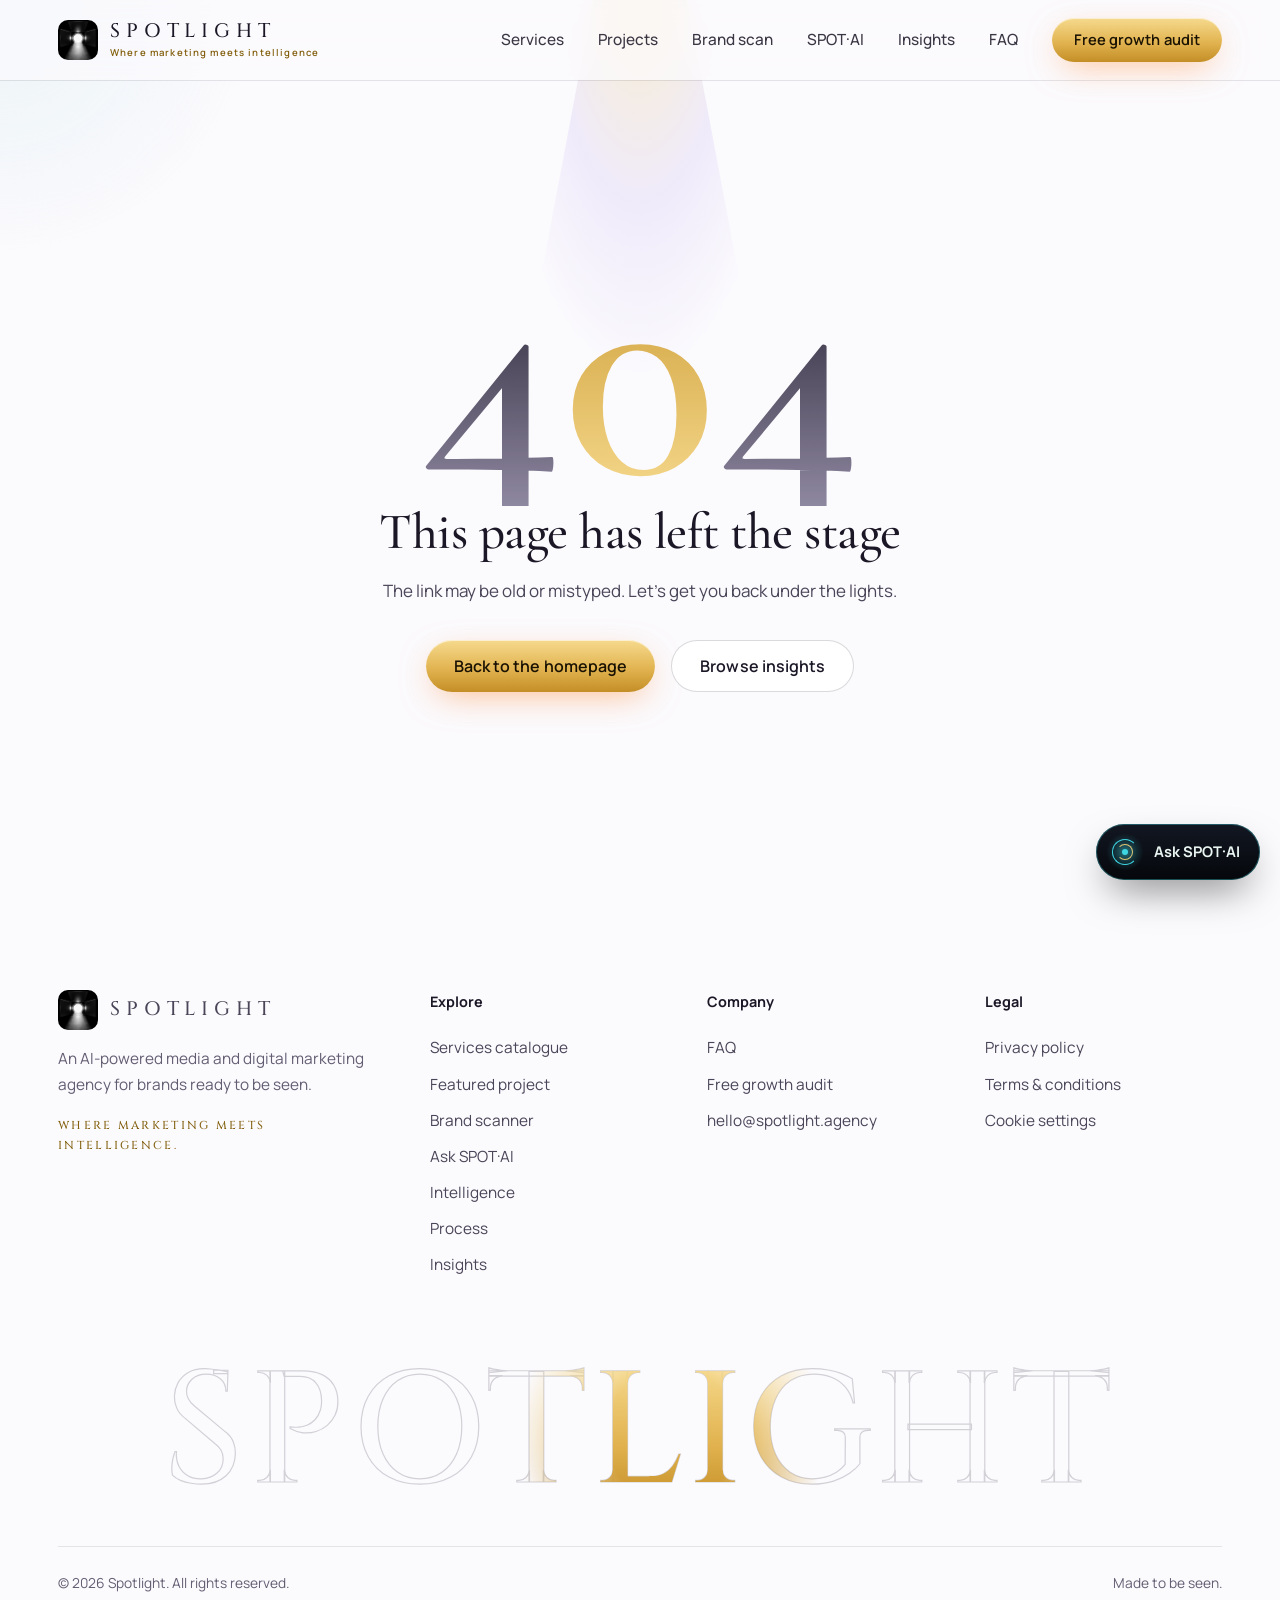
<file: 404 (1).html>
<!doctype html>
<html lang="en-IN">
<head>
<meta charset="utf-8">
<meta name="viewport" content="width=device-width, initial-scale=1, viewport-fit=cover">
<title>Page not found | Spotlight</title>
<meta name="description" content="This page has left the stage. Head back to the Spotlight homepage.">
<meta name="robots" content="noindex">
<meta name="theme-color" content="#FBFAFD">
<meta property="og:type" content="website">
<meta property="og:site_name" content="Spotlight">
<meta property="og:locale" content="en_IN">
<meta property="og:url" content="https://spotlight.agency/404">
<meta property="og:title" content="Page not found | Spotlight">
<meta property="og:description" content="This page has left the stage. Head back to the Spotlight homepage.">
<meta property="og:image" content="https://spotlight.agency/og-image.jpg">
<meta property="og:image:width" content="1200">
<meta property="og:image:height" content="630">
<meta name="twitter:card" content="summary_large_image">
<meta name="twitter:title" content="Page not found | Spotlight">
<meta name="twitter:description" content="This page has left the stage. Head back to the Spotlight homepage.">
<meta name="twitter:image" content="https://spotlight.agency/og-image.jpg">
<link rel="icon" type="image/png" sizes="32x32" href="/favicon-32.png">
<link rel="apple-touch-icon" sizes="180x180" href="/favicon-180.png">
<link rel="manifest" href="/site.webmanifest">
<link rel="alternate" type="application/rss+xml" title="Spotlight Insights" href="/feed.xml">
<link rel="preload" as="font" type="font/woff2" href="/font-manrope.woff2" crossorigin>
<link rel="preload" as="font" type="font/woff2" href="/font-cormorant-500.woff2" crossorigin>
<link rel="stylesheet" href="/style.css">
<script src="/main.js" defer></script>
<script src="/spot-ai.js" defer></script>


</head>
<body class="page-light">
<a class="skip" href="#main">Skip to content</a>
<div class="progress" aria-hidden="true"></div>
<div class="spot" aria-hidden="true"></div>
<div class="cursor" aria-hidden="true"></div>
<div class="cursor-ring" aria-hidden="true"><span></span></div>
<noscript><style>[data-reveal]{opacity:1;transform:none;clip-path:none}[data-split] .w>span{transform:none}</style></noscript>
<header class="site-header" id="header">
  <div class="wrap nav">
    <a href="/" class="brand"><img src="/favicon-180.png" alt="" width="40" height="40"><span class="brand-word">SPOTLIGHT<small>Where marketing meets intelligence</small></span></a>
    <button class="burger" type="button" aria-label="Open menu" aria-expanded="false" aria-controls="menu"><i></i><i></i><i></i></button>
    <nav class="menu" id="menu" aria-label="Main">
      <a href="/services">Services</a>
      <a href="/#projects">Projects</a>
      <a href="/#scanner">Brand scan</a>
      <a href="/#ask">SPOT·AI</a>
      <a href="/insights">Insights</a>
      <a href="/#faq">FAQ</a>
      <a href="/#audit" class="btn btn-gold magnetic" data-cta="nav">Free growth audit</a>
    </nav>
  </div>
</header>
<main id="main">
<section class="nf"><div class="nf-beam" aria-hidden="true"></div><div class="wrap">
  <div class="code" aria-hidden="true">4<span class="o">0</span>4</div>
  <h1 style="font-size:clamp(2rem,4vw,3.2rem)">This page has left the stage</h1>
  <p>The link may be old or mistyped. Let's get you back under the lights.</p>
  <p style="display:flex;gap:16px;justify-content:center;flex-wrap:wrap;margin-top:0"><a class="btn btn-gold magnetic" href="/" data-cursor="Home">Back to the homepage</a><a class="btn btn-line" href="/insights">Browse insights</a></p>
</div></section>
</main>
<footer class="site-footer" id="footer">
  <div class="wrap">
    <div class="foot-grid">
      <div class="foot-brand">
        <a href="/" class="brand"><img src="/favicon-180.png" alt="" width="40" height="40" loading="lazy"><span class="brand-word">SPOTLIGHT</span></a>
        <p>An AI-powered media and digital marketing agency for brands ready to be seen.</p>
        <p class="tag">WHERE MARKETING MEETS INTELLIGENCE.</p>
      </div>
      <div><h4>Explore</h4><a href="/services">Services catalogue</a><a href="/#projects">Featured project</a><a href="/#scanner">Brand scanner</a><a href="/#ask">Ask SPOT·AI</a><a href="/#intelligence">Intelligence</a><a href="/#process">Process</a><a href="/insights">Insights</a></div>
      <div><h4>Company</h4><a href="/#faq">FAQ</a><a href="/#audit">Free growth audit</a><a href="mailto:hello@spotlight.agency">hello@spotlight.agency</a></div>
      <div><h4>Legal</h4><a href="/privacy">Privacy policy</a><a href="/terms">Terms &amp; conditions</a><button type="button" data-open-consent>Cookie settings</button></div>
    </div>
    <div class="bigword" aria-hidden="true"><span class="outline">SPOTLIGHT</span><span class="fill">SPOTLIGHT</span></div>
    <div class="copyright"><span>© <span data-year>2026</span> Spotlight. All rights reserved.</span><span>Made to be seen.</span></div>
  </div>
</footer>
<div class="consent" id="consent" role="dialog" aria-labelledby="consent-title" aria-describedby="consent-desc">
  <h2 id="consent-title"><svg width="20" height="20" viewBox="0 0 24 24" aria-hidden="true"><use href="#i-star"/></svg>Cookies, with your OK</h2>
  <p id="consent-desc">We'd like to use analytics and advertising cookies to understand visits and measure our ads. Essential cookies keep the site working. Read our <a href="/privacy#cookies">privacy policy</a>.</p>
  <div class="consent-opts">
    <div class="opt-row"><div><b>Essential</b><span>Required for the site to work</span></div><label class="switch"><input type="checkbox" checked disabled aria-label="Essential cookies, always on"><i></i></label></div>
    <div class="opt-row"><div><b>Analytics</b><span>Google Analytics: anonymous visit stats</span></div><label class="switch"><input type="checkbox" id="c-analytics" aria-label="Analytics cookies"><i></i></label></div>
    <div class="opt-row"><div><b>Marketing</b><span>Meta Pixel: measure and improve our ads</span></div><label class="switch"><input type="checkbox" id="c-marketing" aria-label="Marketing cookies"><i></i></label></div>
  </div>
  <div class="consent-actions">
    <button type="button" class="btn btn-line" data-consent="reject">Reject all</button>
    <button type="button" class="btn btn-line" data-consent="custom">Choose</button>
    <button type="button" class="btn btn-ink" data-consent="accept">Accept all</button>
  </div>
</div>
<svg width="0" height="0" style="position:absolute" aria-hidden="true"><defs><linearGradient id="g-gold" x1="0" y1="0" x2="0" y2="1"><stop offset="0" stop-color="#F6DA8E"/><stop offset="1" stop-color="#C48E26"/></linearGradient><symbol id="i-star" viewBox="0 0 24 24"><path fill="url(#g-gold)" d="M12 0c.6 6.4 5.6 11.4 12 12-6.4.6-11.4 5.6-12 12-.6-6.4-5.6-11.4-12-12C6.4 11.4 11.4 6.4 12 0z"/></symbol></defs></svg>
</body>
</html>
</file>
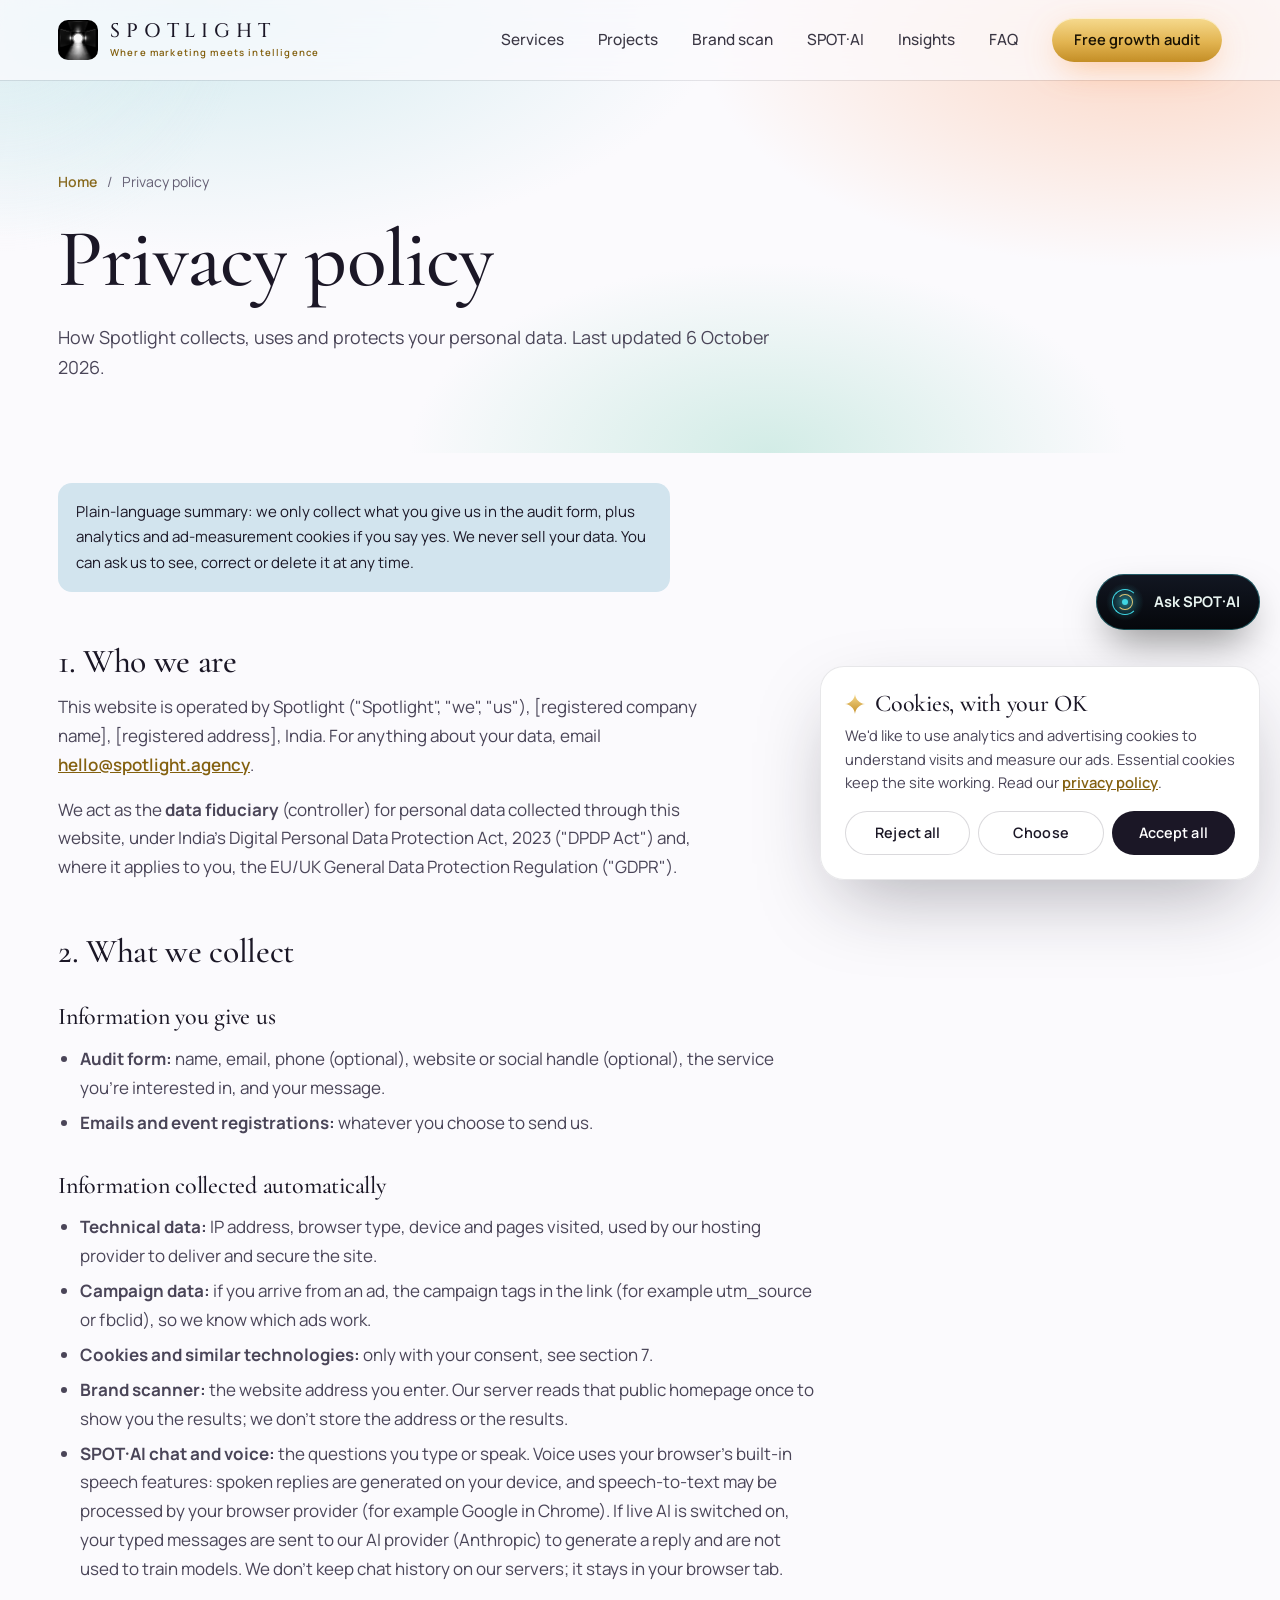
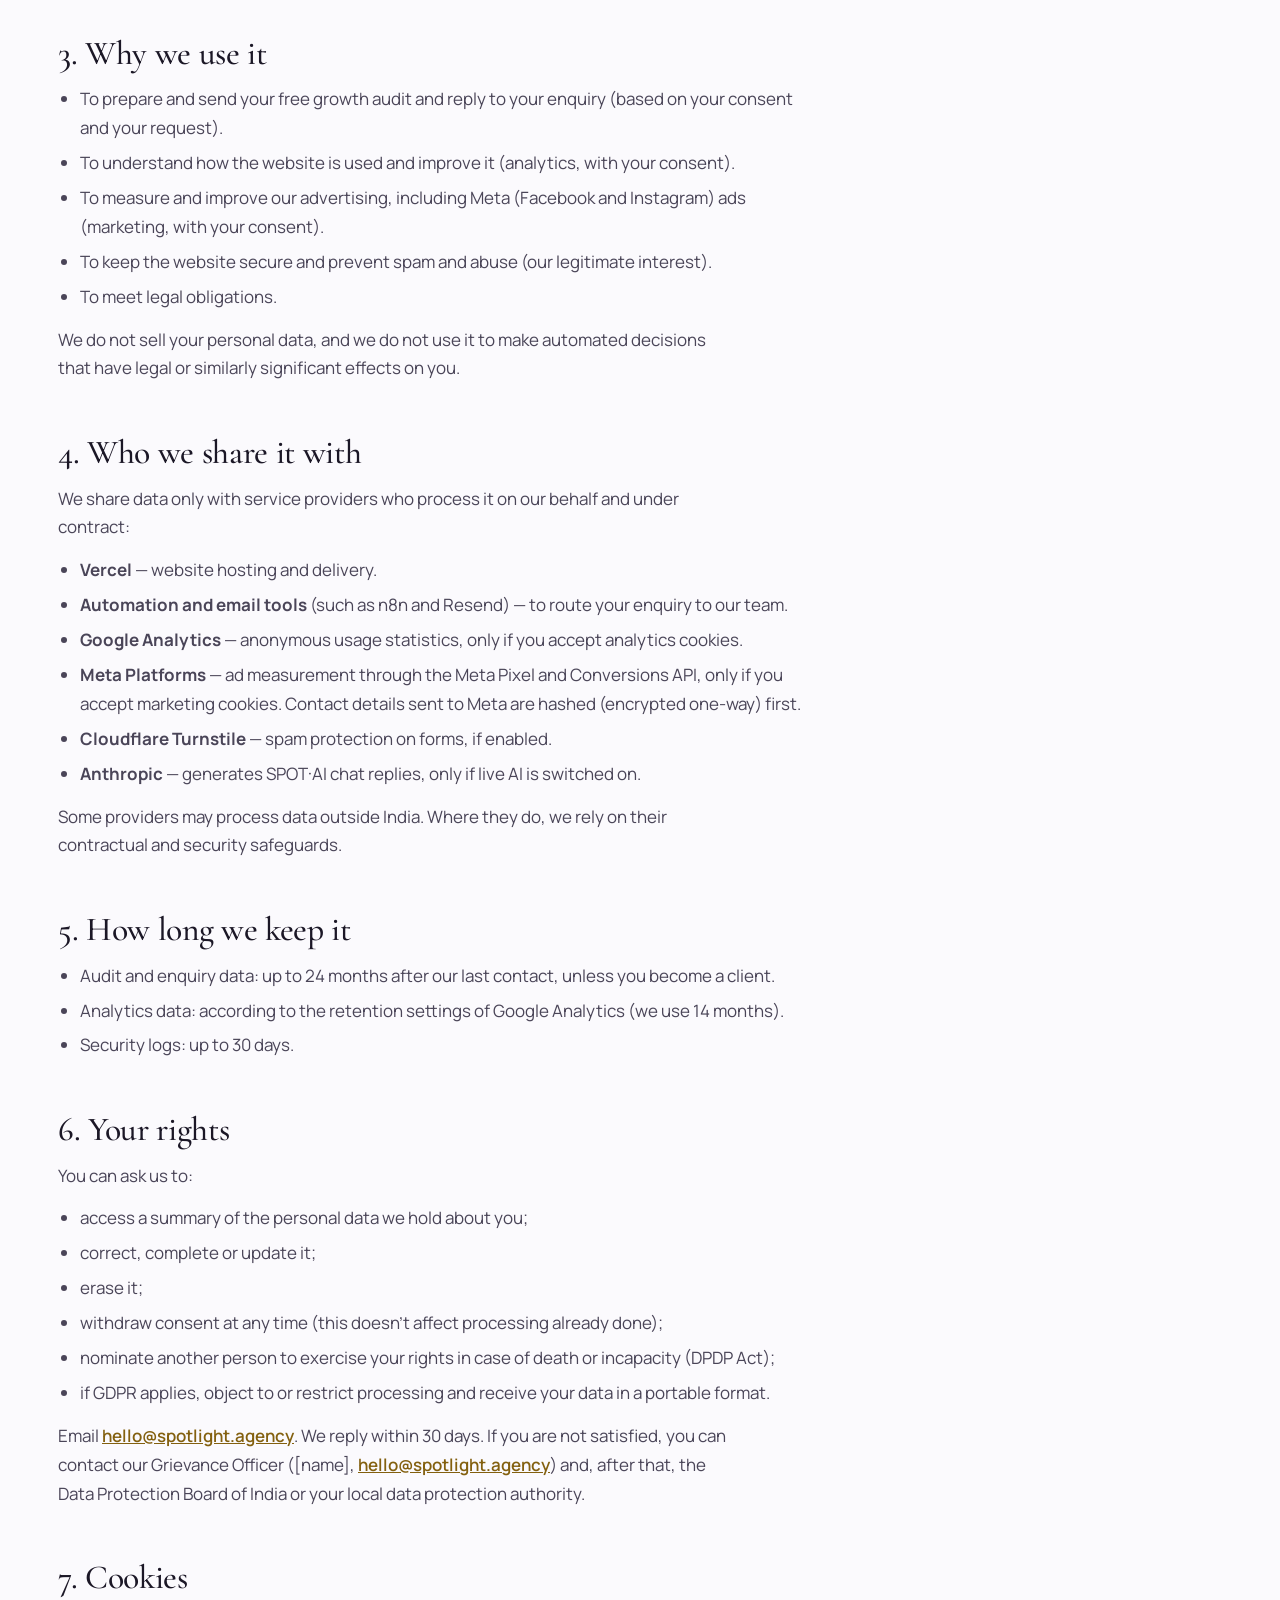
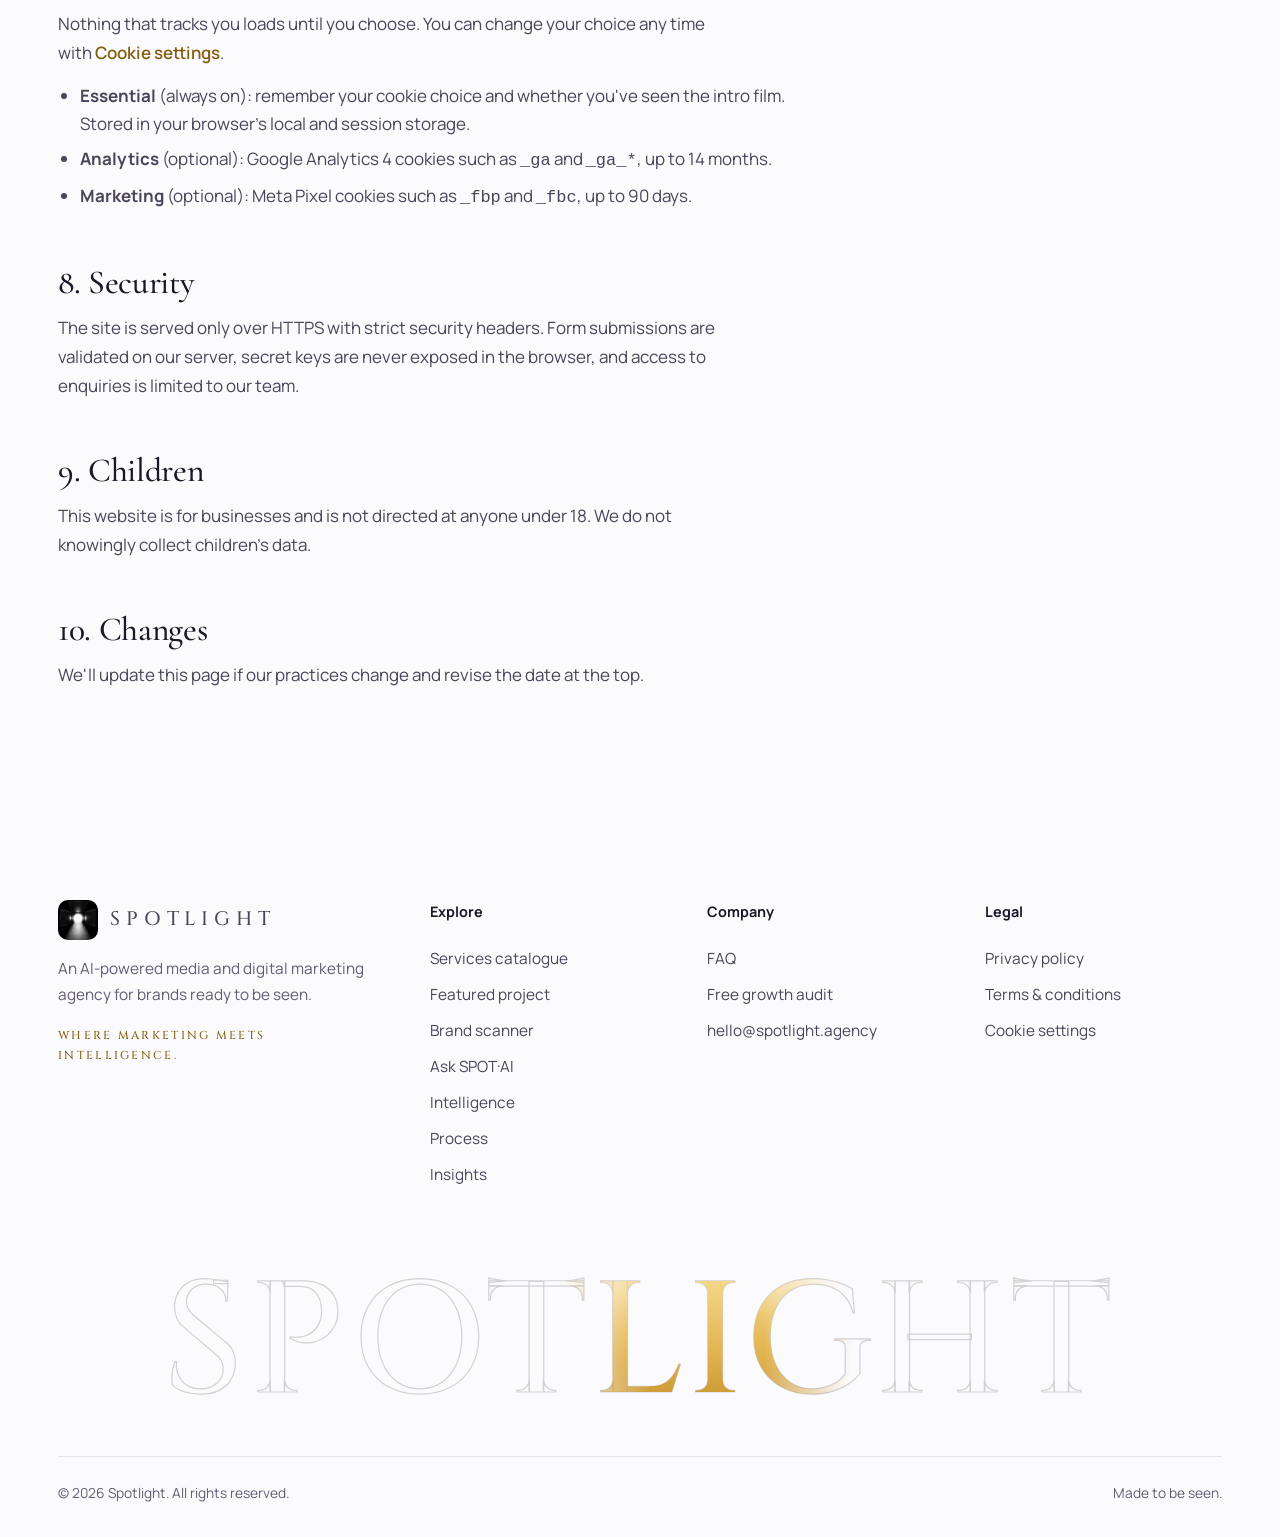
<file: privacy (1).html>
<!doctype html>
<html lang="en-IN">
<head>
<meta charset="utf-8">
<meta name="viewport" content="width=device-width, initial-scale=1, viewport-fit=cover">
<title>Privacy policy | Spotlight</title>
<meta name="description" content="How Spotlight collects, uses and protects your personal data, your rights under India&#39;s DPDP Act and GDPR, and how cookies are used on this site.">
<link rel="canonical" href="https://spotlight.agency/privacy">
<meta name="robots" content="index, follow, max-image-preview:large">
<meta name="theme-color" content="#FBFAFD">
<meta property="og:type" content="website">
<meta property="og:site_name" content="Spotlight">
<meta property="og:locale" content="en_IN">
<meta property="og:url" content="https://spotlight.agency/privacy">
<meta property="og:title" content="Privacy policy | Spotlight">
<meta property="og:description" content="How Spotlight collects, uses and protects your personal data, your rights under India&#39;s DPDP Act and GDPR, and how cookies are used on this site.">
<meta property="og:image" content="https://spotlight.agency/og-image.jpg">
<meta property="og:image:width" content="1200">
<meta property="og:image:height" content="630">
<meta name="twitter:card" content="summary_large_image">
<meta name="twitter:title" content="Privacy policy | Spotlight">
<meta name="twitter:description" content="How Spotlight collects, uses and protects your personal data, your rights under India&#39;s DPDP Act and GDPR, and how cookies are used on this site.">
<meta name="twitter:image" content="https://spotlight.agency/og-image.jpg">
<link rel="icon" type="image/png" sizes="32x32" href="/favicon-32.png">
<link rel="apple-touch-icon" sizes="180x180" href="/favicon-180.png">
<link rel="manifest" href="/site.webmanifest">
<link rel="alternate" type="application/rss+xml" title="Spotlight Insights" href="/feed.xml">
<link rel="preload" as="font" type="font/woff2" href="/font-manrope.woff2" crossorigin>
<link rel="preload" as="font" type="font/woff2" href="/font-cormorant-500.woff2" crossorigin>
<link rel="stylesheet" href="/style.css">
<script src="/main.js" defer></script>
<script src="/spot-ai.js" defer></script>
<script type="application/ld+json">{"@context":"https://schema.org","@type":"WebPage","name":"Privacy policy","url":"https://spotlight.agency/privacy","dateModified":"2026-10-03"}</script>
<script type="application/ld+json">{"@context":"https://schema.org","@type":"BreadcrumbList","itemListElement":[{"@type":"ListItem","position":1,"name":"Home","item":"https://spotlight.agency/"},{"@type":"ListItem","position":2,"name":"Privacy policy","item":"https://spotlight.agency/privacy"}]}</script>

</head>
<body class="page-light">
<a class="skip" href="#main">Skip to content</a>
<div class="progress" aria-hidden="true"></div>
<div class="spot" aria-hidden="true"></div>
<div class="cursor" aria-hidden="true"></div>
<div class="cursor-ring" aria-hidden="true"><span></span></div>
<noscript><style>[data-reveal]{opacity:1;transform:none;clip-path:none}[data-split] .w>span{transform:none}</style></noscript>
<header class="site-header" id="header">
  <div class="wrap nav">
    <a href="/" class="brand"><img src="/favicon-180.png" alt="" width="40" height="40"><span class="brand-word">SPOTLIGHT<small>Where marketing meets intelligence</small></span></a>
    <button class="burger" type="button" aria-label="Open menu" aria-expanded="false" aria-controls="menu"><i></i><i></i><i></i></button>
    <nav class="menu" id="menu" aria-label="Main">
      <a href="/services">Services</a>
      <a href="/#projects">Projects</a>
      <a href="/#scanner">Brand scan</a>
      <a href="/#ask">SPOT·AI</a>
      <a href="/insights">Insights</a>
      <a href="/#faq">FAQ</a>
      <a href="/#audit" class="btn btn-gold magnetic" data-cta="nav">Free growth audit</a>
    </nav>
  </div>
</header>
<main id="main">
<section class="page-hero"><div class="wrap">
  <nav class="crumbs" aria-label="Breadcrumb"><a href="/">Home</a><span aria-hidden="true">/</span><span>Privacy policy</span></nav>
  <h1 data-split>Privacy policy</h1>
  <p class="lede">How Spotlight collects, uses and protects your personal data. Last updated 6 October 2026.</p>
</div></section>
<div class="wrap"><div class="prose" data-reveal>
<p class="note">Plain-language summary: we only collect what you give us in the audit form, plus analytics and ad-measurement cookies if you say yes. We never sell your data. You can ask us to see, correct or delete it at any time.</p>

<h2 id="who">1. Who we are</h2>
<p>This website is operated by Spotlight ("Spotlight", "we", "us"), [registered company name], [registered address], India. For anything about your data, email <a href="mailto:hello@spotlight.agency">hello@spotlight.agency</a>.</p>
<p>We act as the <strong>data fiduciary</strong> (controller) for personal data collected through this website, under India's Digital Personal Data Protection Act, 2023 ("DPDP Act") and, where it applies to you, the EU/UK General Data Protection Regulation ("GDPR").</p>

<h2 id="collect">2. What we collect</h2>
<h3>Information you give us</h3>
<ul>
<li><strong>Audit form:</strong> name, email, phone (optional), website or social handle (optional), the service you're interested in, and your message.</li>
<li><strong>Emails and event registrations:</strong> whatever you choose to send us.</li>
</ul>
<h3>Information collected automatically</h3>
<ul>
<li><strong>Technical data:</strong> IP address, browser type, device and pages visited, used by our hosting provider to deliver and secure the site.</li>
<li><strong>Campaign data:</strong> if you arrive from an ad, the campaign tags in the link (for example utm_source or fbclid), so we know which ads work.</li>
<li><strong>Cookies and similar technologies:</strong> only with your consent, see section 7.</li>
<li><strong>Brand scanner:</strong> the website address you enter. Our server reads that public homepage once to show you the results; we don't store the address or the results.</li>
<li><strong>SPOT·AI chat and voice:</strong> the questions you type or speak. Voice uses your browser's built-in speech features: spoken replies are generated on your device, and speech-to-text may be processed by your browser provider (for example Google in Chrome). If live AI is switched on, your typed messages are sent to our AI provider (Anthropic) to generate a reply and are not used to train models. We don't keep chat history on our servers; it stays in your browser tab.</li>
</ul>

<h2 id="use">3. Why we use it</h2>
<ul>
<li>To prepare and send your free growth audit and reply to your enquiry (based on your consent and your request).</li>
<li>To understand how the website is used and improve it (analytics, with your consent).</li>
<li>To measure and improve our advertising, including Meta (Facebook and Instagram) ads (marketing, with your consent).</li>
<li>To keep the website secure and prevent spam and abuse (our legitimate interest).</li>
<li>To meet legal obligations.</li>
</ul>
<p>We do not sell your personal data, and we do not use it to make automated decisions that have legal or similarly significant effects on you.</p>

<h2 id="share">4. Who we share it with</h2>
<p>We share data only with service providers who process it on our behalf and under contract:</p>
<ul>
<li><strong>Vercel</strong> — website hosting and delivery.</li>
<li><strong>Automation and email tools</strong> (such as n8n and Resend) — to route your enquiry to our team.</li>
<li><strong>Google Analytics</strong> — anonymous usage statistics, only if you accept analytics cookies.</li>
<li><strong>Meta Platforms</strong> — ad measurement through the Meta Pixel and Conversions API, only if you accept marketing cookies. Contact details sent to Meta are hashed (encrypted one-way) first.</li>
<li><strong>Cloudflare Turnstile</strong> — spam protection on forms, if enabled.</li>
<li><strong>Anthropic</strong> — generates SPOT·AI chat replies, only if live AI is switched on.</li>
</ul>
<p>Some providers may process data outside India. Where they do, we rely on their contractual and security safeguards.</p>

<h2 id="keep">5. How long we keep it</h2>
<ul>
<li>Audit and enquiry data: up to 24 months after our last contact, unless you become a client.</li>
<li>Analytics data: according to the retention settings of Google Analytics (we use 14 months).</li>
<li>Security logs: up to 30 days.</li>
</ul>

<h2 id="rights">6. Your rights</h2>
<p>You can ask us to:</p>
<ul>
<li>access a summary of the personal data we hold about you;</li>
<li>correct, complete or update it;</li>
<li>erase it;</li>
<li>withdraw consent at any time (this doesn't affect processing already done);</li>
<li>nominate another person to exercise your rights in case of death or incapacity (DPDP Act);</li>
<li>if GDPR applies, object to or restrict processing and receive your data in a portable format.</li>
</ul>
<p>Email <a href="mailto:hello@spotlight.agency">hello@spotlight.agency</a>. We reply within 30 days. If you are not satisfied, you can contact our Grievance Officer ([name], <a href="mailto:hello@spotlight.agency">hello@spotlight.agency</a>) and, after that, the Data Protection Board of India or your local data protection authority.</p>

<h2 id="cookies">7. Cookies</h2>
<p>Nothing that tracks you loads until you choose. You can change your choice any time with <button type="button" data-open-consent class="text-link">Cookie settings</button>.</p>
<ul>
<li><strong>Essential</strong> (always on): remember your cookie choice and whether you've seen the intro film. Stored in your browser's local and session storage.</li>
<li><strong>Analytics</strong> (optional): Google Analytics 4 cookies such as <code>_ga</code> and <code>_ga_*</code>, up to 14 months.</li>
<li><strong>Marketing</strong> (optional): Meta Pixel cookies such as <code>_fbp</code> and <code>_fbc</code>, up to 90 days.</li>
</ul>

<h2 id="security">8. Security</h2>
<p>The site is served only over HTTPS with strict security headers. Form submissions are validated on our server, secret keys are never exposed in the browser, and access to enquiries is limited to our team.</p>

<h2 id="children">9. Children</h2>
<p>This website is for businesses and is not directed at anyone under 18. We do not knowingly collect children's data.</p>

<h2 id="changes">10. Changes</h2>
<p>We'll update this page if our practices change and revise the date at the top.</p>
</div></div>
</main>
<footer class="site-footer" id="footer">
  <div class="wrap">
    <div class="foot-grid">
      <div class="foot-brand">
        <a href="/" class="brand"><img src="/favicon-180.png" alt="" width="40" height="40" loading="lazy"><span class="brand-word">SPOTLIGHT</span></a>
        <p>An AI-powered media and digital marketing agency for brands ready to be seen.</p>
        <p class="tag">WHERE MARKETING MEETS INTELLIGENCE.</p>
      </div>
      <div><h4>Explore</h4><a href="/services">Services catalogue</a><a href="/#projects">Featured project</a><a href="/#scanner">Brand scanner</a><a href="/#ask">Ask SPOT·AI</a><a href="/#intelligence">Intelligence</a><a href="/#process">Process</a><a href="/insights">Insights</a></div>
      <div><h4>Company</h4><a href="/#faq">FAQ</a><a href="/#audit">Free growth audit</a><a href="mailto:hello@spotlight.agency">hello@spotlight.agency</a></div>
      <div><h4>Legal</h4><a href="/privacy">Privacy policy</a><a href="/terms">Terms &amp; conditions</a><button type="button" data-open-consent>Cookie settings</button></div>
    </div>
    <div class="bigword" aria-hidden="true"><span class="outline">SPOTLIGHT</span><span class="fill">SPOTLIGHT</span></div>
    <div class="copyright"><span>© <span data-year>2026</span> Spotlight. All rights reserved.</span><span>Made to be seen.</span></div>
  </div>
</footer>
<div class="consent" id="consent" role="dialog" aria-labelledby="consent-title" aria-describedby="consent-desc">
  <h2 id="consent-title"><svg width="20" height="20" viewBox="0 0 24 24" aria-hidden="true"><use href="#i-star"/></svg>Cookies, with your OK</h2>
  <p id="consent-desc">We'd like to use analytics and advertising cookies to understand visits and measure our ads. Essential cookies keep the site working. Read our <a href="/privacy#cookies">privacy policy</a>.</p>
  <div class="consent-opts">
    <div class="opt-row"><div><b>Essential</b><span>Required for the site to work</span></div><label class="switch"><input type="checkbox" checked disabled aria-label="Essential cookies, always on"><i></i></label></div>
    <div class="opt-row"><div><b>Analytics</b><span>Google Analytics: anonymous visit stats</span></div><label class="switch"><input type="checkbox" id="c-analytics" aria-label="Analytics cookies"><i></i></label></div>
    <div class="opt-row"><div><b>Marketing</b><span>Meta Pixel: measure and improve our ads</span></div><label class="switch"><input type="checkbox" id="c-marketing" aria-label="Marketing cookies"><i></i></label></div>
  </div>
  <div class="consent-actions">
    <button type="button" class="btn btn-line" data-consent="reject">Reject all</button>
    <button type="button" class="btn btn-line" data-consent="custom">Choose</button>
    <button type="button" class="btn btn-ink" data-consent="accept">Accept all</button>
  </div>
</div>
<svg width="0" height="0" style="position:absolute" aria-hidden="true"><defs><linearGradient id="g-gold" x1="0" y1="0" x2="0" y2="1"><stop offset="0" stop-color="#F6DA8E"/><stop offset="1" stop-color="#C48E26"/></linearGradient><symbol id="i-star" viewBox="0 0 24 24"><path fill="url(#g-gold)" d="M12 0c.6 6.4 5.6 11.4 12 12-6.4.6-11.4 5.6-12 12-.6-6.4-5.6-11.4-12-12C6.4 11.4 11.4 6.4 12 0z"/></symbol></defs></svg>
</body>
</html>
</file>
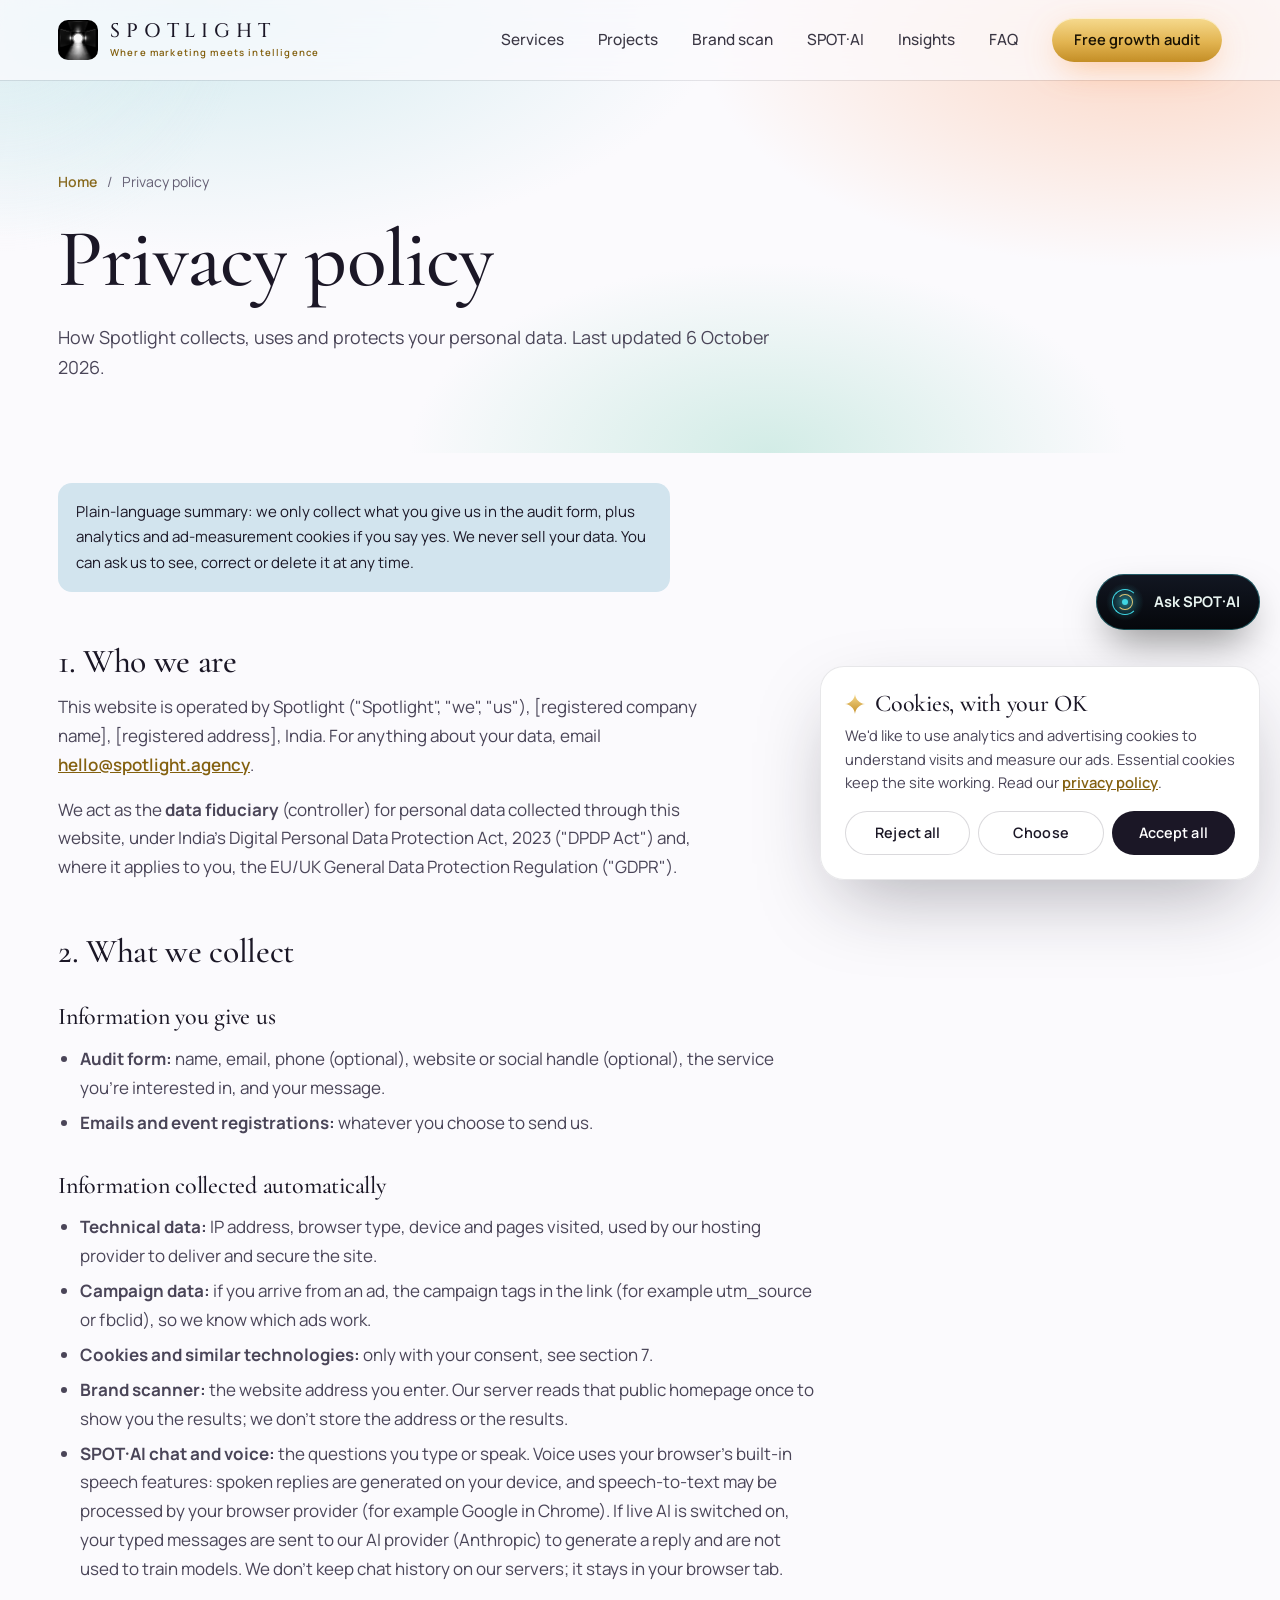
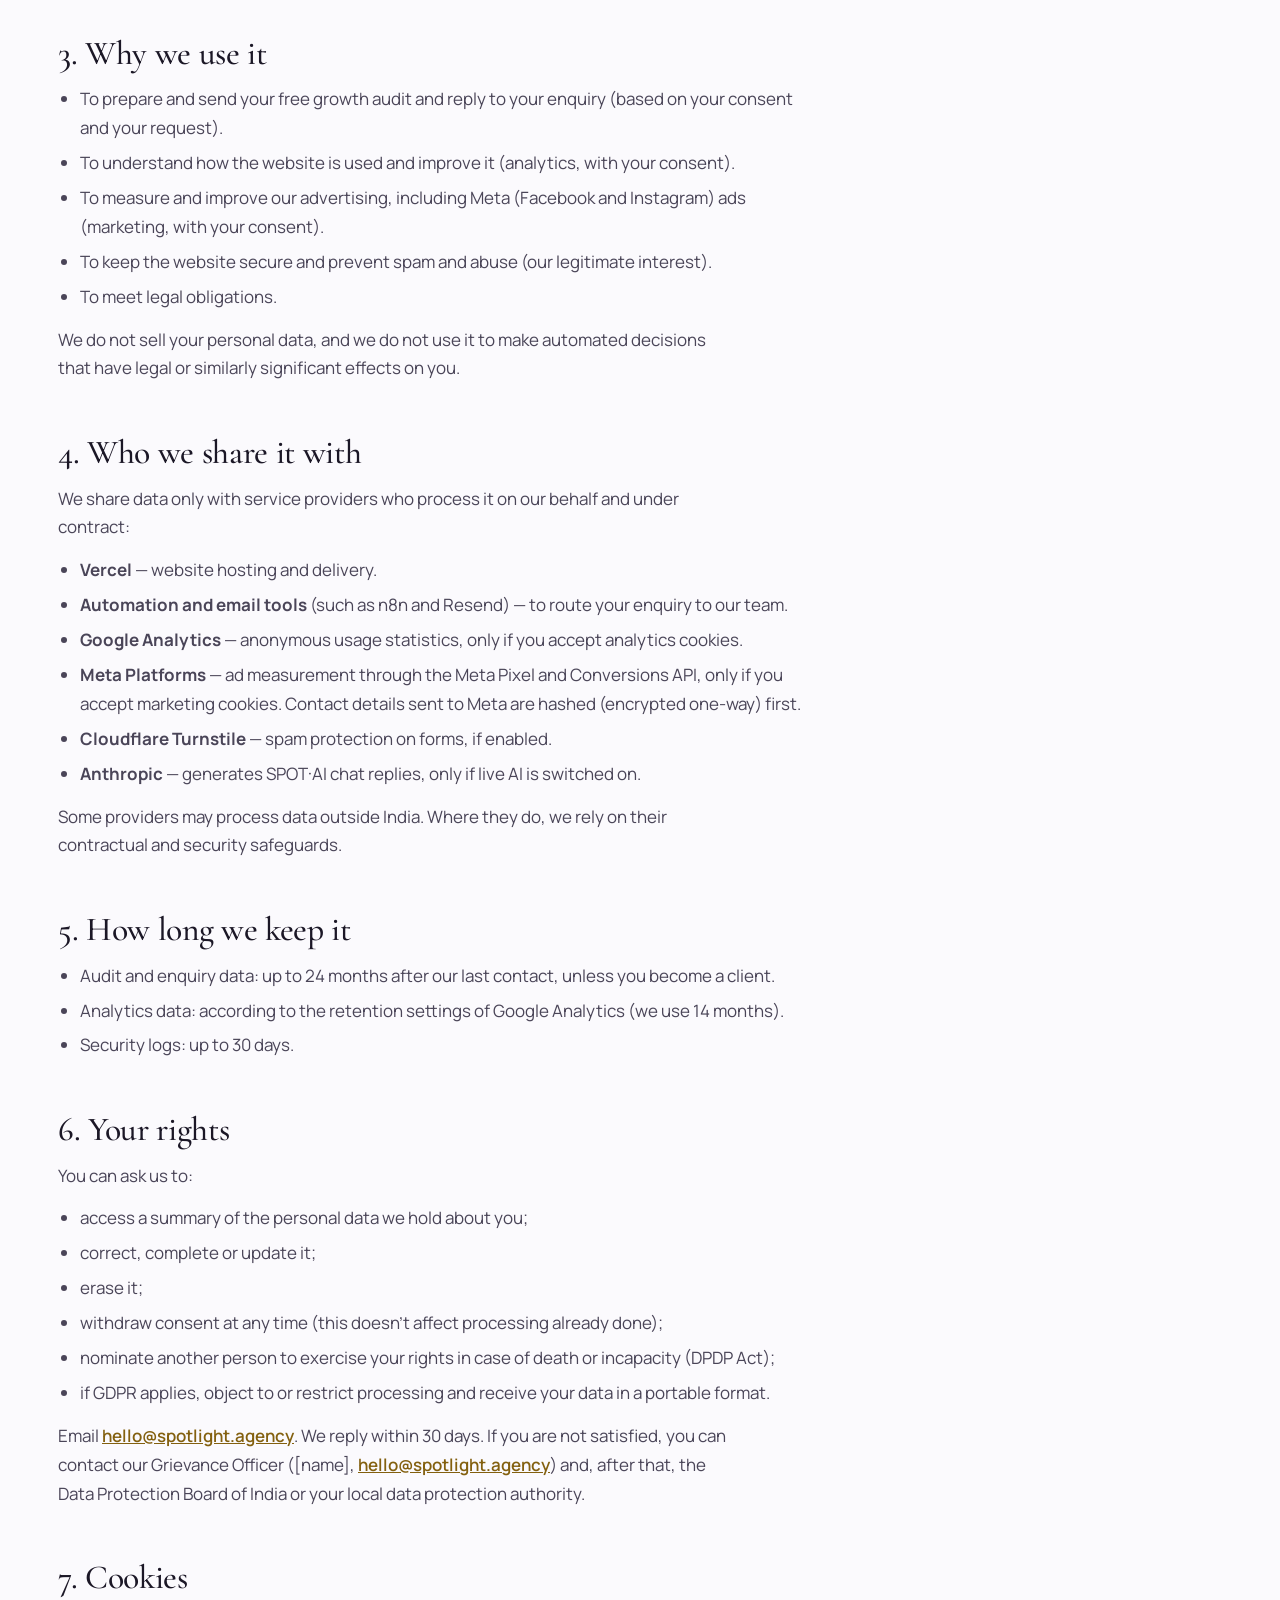
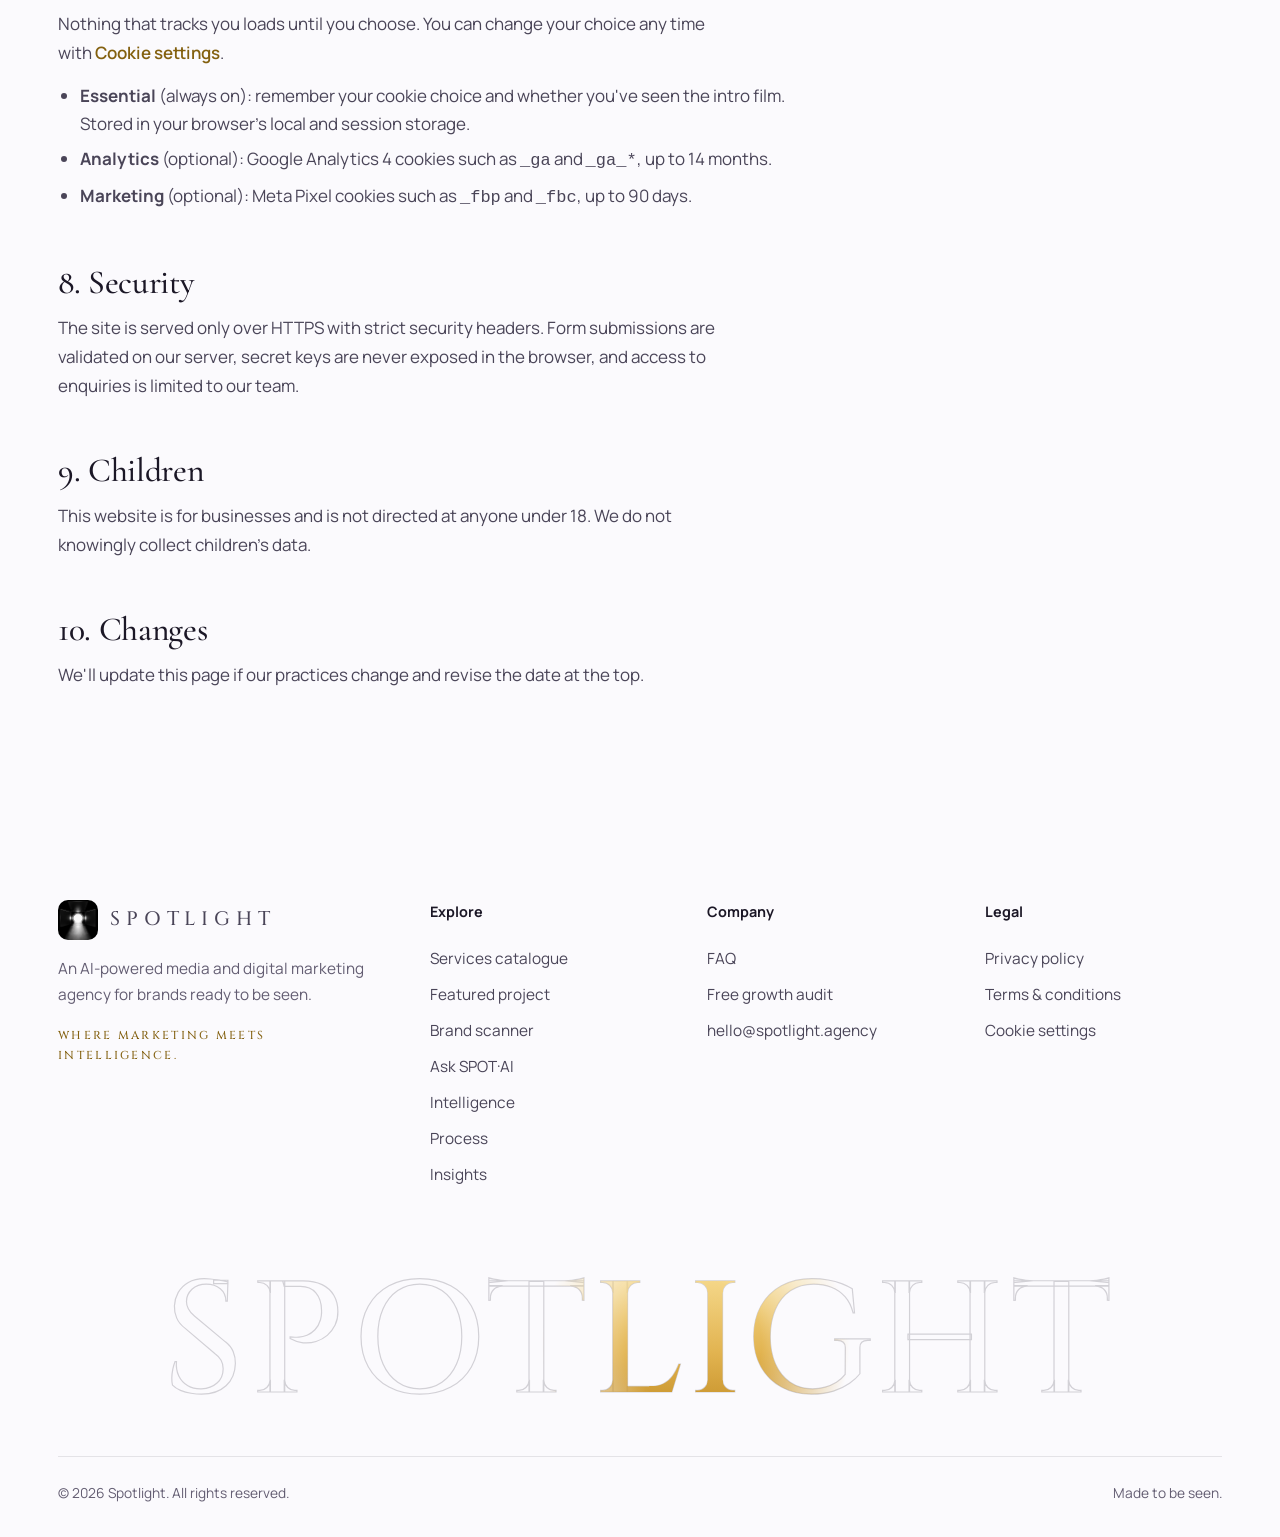
<file: privacy.html>
<!doctype html>
<html lang="en-IN">
<head>
<meta charset="utf-8">
<meta name="viewport" content="width=device-width, initial-scale=1, viewport-fit=cover">
<title>Privacy policy | Spotlight</title>
<meta name="description" content="How Spotlight collects, uses and protects your personal data, your rights under India&#39;s DPDP Act and GDPR, and how cookies are used on this site.">
<link rel="canonical" href="https://spotlight.agency/privacy">
<meta name="robots" content="index, follow, max-image-preview:large">
<meta name="theme-color" content="#FBFAFD">
<meta property="og:type" content="website">
<meta property="og:site_name" content="Spotlight">
<meta property="og:locale" content="en_IN">
<meta property="og:url" content="https://spotlight.agency/privacy">
<meta property="og:title" content="Privacy policy | Spotlight">
<meta property="og:description" content="How Spotlight collects, uses and protects your personal data, your rights under India&#39;s DPDP Act and GDPR, and how cookies are used on this site.">
<meta property="og:image" content="https://spotlight.agency/og-image.jpg">
<meta property="og:image:width" content="1200">
<meta property="og:image:height" content="630">
<meta name="twitter:card" content="summary_large_image">
<meta name="twitter:title" content="Privacy policy | Spotlight">
<meta name="twitter:description" content="How Spotlight collects, uses and protects your personal data, your rights under India&#39;s DPDP Act and GDPR, and how cookies are used on this site.">
<meta name="twitter:image" content="https://spotlight.agency/og-image.jpg">
<link rel="icon" type="image/png" sizes="32x32" href="/favicon-32.png">
<link rel="apple-touch-icon" sizes="180x180" href="/favicon-180.png">
<link rel="manifest" href="/site.webmanifest">
<link rel="alternate" type="application/rss+xml" title="Spotlight Insights" href="/feed.xml">
<link rel="preload" as="font" type="font/woff2" href="/font-manrope.woff2" crossorigin>
<link rel="preload" as="font" type="font/woff2" href="/font-cormorant-500.woff2" crossorigin>
<link rel="stylesheet" href="/style.css">
<script src="/main.js" defer></script>
<script src="/spot-ai.js" defer></script>
<script type="application/ld+json">{"@context":"https://schema.org","@type":"WebPage","name":"Privacy policy","url":"https://spotlight.agency/privacy","dateModified":"2026-10-03"}</script>
<script type="application/ld+json">{"@context":"https://schema.org","@type":"BreadcrumbList","itemListElement":[{"@type":"ListItem","position":1,"name":"Home","item":"https://spotlight.agency/"},{"@type":"ListItem","position":2,"name":"Privacy policy","item":"https://spotlight.agency/privacy"}]}</script>

</head>
<body class="page-light">
<a class="skip" href="#main">Skip to content</a>
<div class="progress" aria-hidden="true"></div>
<div class="spot" aria-hidden="true"></div>
<div class="cursor" aria-hidden="true"></div>
<div class="cursor-ring" aria-hidden="true"><span></span></div>
<noscript><style>[data-reveal]{opacity:1;transform:none;clip-path:none}[data-split] .w>span{transform:none}</style></noscript>
<header class="site-header" id="header">
  <div class="wrap nav">
    <a href="/" class="brand"><img src="/favicon-180.png" alt="" width="40" height="40"><span class="brand-word">SPOTLIGHT<small>Where marketing meets intelligence</small></span></a>
    <button class="burger" type="button" aria-label="Open menu" aria-expanded="false" aria-controls="menu"><i></i><i></i><i></i></button>
    <nav class="menu" id="menu" aria-label="Main">
      <a href="/services">Services</a>
      <a href="/#projects">Projects</a>
      <a href="/#scanner">Brand scan</a>
      <a href="/#ask">SPOT·AI</a>
      <a href="/insights">Insights</a>
      <a href="/#faq">FAQ</a>
      <a href="/#audit" class="btn btn-gold magnetic" data-cta="nav">Free growth audit</a>
    </nav>
  </div>
</header>
<main id="main">
<section class="page-hero"><div class="wrap">
  <nav class="crumbs" aria-label="Breadcrumb"><a href="/">Home</a><span aria-hidden="true">/</span><span>Privacy policy</span></nav>
  <h1 data-split>Privacy policy</h1>
  <p class="lede">How Spotlight collects, uses and protects your personal data. Last updated 6 October 2026.</p>
</div></section>
<div class="wrap"><div class="prose" data-reveal>
<p class="note">Plain-language summary: we only collect what you give us in the audit form, plus analytics and ad-measurement cookies if you say yes. We never sell your data. You can ask us to see, correct or delete it at any time.</p>

<h2 id="who">1. Who we are</h2>
<p>This website is operated by Spotlight ("Spotlight", "we", "us"), [registered company name], [registered address], India. For anything about your data, email <a href="mailto:hello@spotlight.agency">hello@spotlight.agency</a>.</p>
<p>We act as the <strong>data fiduciary</strong> (controller) for personal data collected through this website, under India's Digital Personal Data Protection Act, 2023 ("DPDP Act") and, where it applies to you, the EU/UK General Data Protection Regulation ("GDPR").</p>

<h2 id="collect">2. What we collect</h2>
<h3>Information you give us</h3>
<ul>
<li><strong>Audit form:</strong> name, email, phone (optional), website or social handle (optional), the service you're interested in, and your message.</li>
<li><strong>Emails and event registrations:</strong> whatever you choose to send us.</li>
</ul>
<h3>Information collected automatically</h3>
<ul>
<li><strong>Technical data:</strong> IP address, browser type, device and pages visited, used by our hosting provider to deliver and secure the site.</li>
<li><strong>Campaign data:</strong> if you arrive from an ad, the campaign tags in the link (for example utm_source or fbclid), so we know which ads work.</li>
<li><strong>Cookies and similar technologies:</strong> only with your consent, see section 7.</li>
<li><strong>Brand scanner:</strong> the website address you enter. Our server reads that public homepage once to show you the results; we don't store the address or the results.</li>
<li><strong>SPOT·AI chat and voice:</strong> the questions you type or speak. Voice uses your browser's built-in speech features: spoken replies are generated on your device, and speech-to-text may be processed by your browser provider (for example Google in Chrome). If live AI is switched on, your typed messages are sent to our AI provider (Anthropic) to generate a reply and are not used to train models. We don't keep chat history on our servers; it stays in your browser tab.</li>
</ul>

<h2 id="use">3. Why we use it</h2>
<ul>
<li>To prepare and send your free growth audit and reply to your enquiry (based on your consent and your request).</li>
<li>To understand how the website is used and improve it (analytics, with your consent).</li>
<li>To measure and improve our advertising, including Meta (Facebook and Instagram) ads (marketing, with your consent).</li>
<li>To keep the website secure and prevent spam and abuse (our legitimate interest).</li>
<li>To meet legal obligations.</li>
</ul>
<p>We do not sell your personal data, and we do not use it to make automated decisions that have legal or similarly significant effects on you.</p>

<h2 id="share">4. Who we share it with</h2>
<p>We share data only with service providers who process it on our behalf and under contract:</p>
<ul>
<li><strong>Vercel</strong> — website hosting and delivery.</li>
<li><strong>Automation and email tools</strong> (such as n8n and Resend) — to route your enquiry to our team.</li>
<li><strong>Google Analytics</strong> — anonymous usage statistics, only if you accept analytics cookies.</li>
<li><strong>Meta Platforms</strong> — ad measurement through the Meta Pixel and Conversions API, only if you accept marketing cookies. Contact details sent to Meta are hashed (encrypted one-way) first.</li>
<li><strong>Cloudflare Turnstile</strong> — spam protection on forms, if enabled.</li>
<li><strong>Anthropic</strong> — generates SPOT·AI chat replies, only if live AI is switched on.</li>
</ul>
<p>Some providers may process data outside India. Where they do, we rely on their contractual and security safeguards.</p>

<h2 id="keep">5. How long we keep it</h2>
<ul>
<li>Audit and enquiry data: up to 24 months after our last contact, unless you become a client.</li>
<li>Analytics data: according to the retention settings of Google Analytics (we use 14 months).</li>
<li>Security logs: up to 30 days.</li>
</ul>

<h2 id="rights">6. Your rights</h2>
<p>You can ask us to:</p>
<ul>
<li>access a summary of the personal data we hold about you;</li>
<li>correct, complete or update it;</li>
<li>erase it;</li>
<li>withdraw consent at any time (this doesn't affect processing already done);</li>
<li>nominate another person to exercise your rights in case of death or incapacity (DPDP Act);</li>
<li>if GDPR applies, object to or restrict processing and receive your data in a portable format.</li>
</ul>
<p>Email <a href="mailto:hello@spotlight.agency">hello@spotlight.agency</a>. We reply within 30 days. If you are not satisfied, you can contact our Grievance Officer ([name], <a href="mailto:hello@spotlight.agency">hello@spotlight.agency</a>) and, after that, the Data Protection Board of India or your local data protection authority.</p>

<h2 id="cookies">7. Cookies</h2>
<p>Nothing that tracks you loads until you choose. You can change your choice any time with <button type="button" data-open-consent class="text-link">Cookie settings</button>.</p>
<ul>
<li><strong>Essential</strong> (always on): remember your cookie choice and whether you've seen the intro film. Stored in your browser's local and session storage.</li>
<li><strong>Analytics</strong> (optional): Google Analytics 4 cookies such as <code>_ga</code> and <code>_ga_*</code>, up to 14 months.</li>
<li><strong>Marketing</strong> (optional): Meta Pixel cookies such as <code>_fbp</code> and <code>_fbc</code>, up to 90 days.</li>
</ul>

<h2 id="security">8. Security</h2>
<p>The site is served only over HTTPS with strict security headers. Form submissions are validated on our server, secret keys are never exposed in the browser, and access to enquiries is limited to our team.</p>

<h2 id="children">9. Children</h2>
<p>This website is for businesses and is not directed at anyone under 18. We do not knowingly collect children's data.</p>

<h2 id="changes">10. Changes</h2>
<p>We'll update this page if our practices change and revise the date at the top.</p>
</div></div>
</main>
<footer class="site-footer" id="footer">
  <div class="wrap">
    <div class="foot-grid">
      <div class="foot-brand">
        <a href="/" class="brand"><img src="/favicon-180.png" alt="" width="40" height="40" loading="lazy"><span class="brand-word">SPOTLIGHT</span></a>
        <p>An AI-powered media and digital marketing agency for brands ready to be seen.</p>
        <p class="tag">WHERE MARKETING MEETS INTELLIGENCE.</p>
      </div>
      <div><h4>Explore</h4><a href="/services">Services catalogue</a><a href="/#projects">Featured project</a><a href="/#scanner">Brand scanner</a><a href="/#ask">Ask SPOT·AI</a><a href="/#intelligence">Intelligence</a><a href="/#process">Process</a><a href="/insights">Insights</a></div>
      <div><h4>Company</h4><a href="/#faq">FAQ</a><a href="/#audit">Free growth audit</a><a href="mailto:hello@spotlight.agency">hello@spotlight.agency</a></div>
      <div><h4>Legal</h4><a href="/privacy">Privacy policy</a><a href="/terms">Terms &amp; conditions</a><button type="button" data-open-consent>Cookie settings</button></div>
    </div>
    <div class="bigword" aria-hidden="true"><span class="outline">SPOTLIGHT</span><span class="fill">SPOTLIGHT</span></div>
    <div class="copyright"><span>© <span data-year>2026</span> Spotlight. All rights reserved.</span><span>Made to be seen.</span></div>
  </div>
</footer>
<div class="consent" id="consent" role="dialog" aria-labelledby="consent-title" aria-describedby="consent-desc">
  <h2 id="consent-title"><svg width="20" height="20" viewBox="0 0 24 24" aria-hidden="true"><use href="#i-star"/></svg>Cookies, with your OK</h2>
  <p id="consent-desc">We'd like to use analytics and advertising cookies to understand visits and measure our ads. Essential cookies keep the site working. Read our <a href="/privacy#cookies">privacy policy</a>.</p>
  <div class="consent-opts">
    <div class="opt-row"><div><b>Essential</b><span>Required for the site to work</span></div><label class="switch"><input type="checkbox" checked disabled aria-label="Essential cookies, always on"><i></i></label></div>
    <div class="opt-row"><div><b>Analytics</b><span>Google Analytics: anonymous visit stats</span></div><label class="switch"><input type="checkbox" id="c-analytics" aria-label="Analytics cookies"><i></i></label></div>
    <div class="opt-row"><div><b>Marketing</b><span>Meta Pixel: measure and improve our ads</span></div><label class="switch"><input type="checkbox" id="c-marketing" aria-label="Marketing cookies"><i></i></label></div>
  </div>
  <div class="consent-actions">
    <button type="button" class="btn btn-line" data-consent="reject">Reject all</button>
    <button type="button" class="btn btn-line" data-consent="custom">Choose</button>
    <button type="button" class="btn btn-ink" data-consent="accept">Accept all</button>
  </div>
</div>
<svg width="0" height="0" style="position:absolute" aria-hidden="true"><defs><linearGradient id="g-gold" x1="0" y1="0" x2="0" y2="1"><stop offset="0" stop-color="#F6DA8E"/><stop offset="1" stop-color="#C48E26"/></linearGradient><symbol id="i-star" viewBox="0 0 24 24"><path fill="url(#g-gold)" d="M12 0c.6 6.4 5.6 11.4 12 12-6.4.6-11.4 5.6-12 12-.6-6.4-5.6-11.4-12-12C6.4 11.4 11.4 6.4 12 0z"/></symbol></defs></svg>
</body>
</html>
</file>
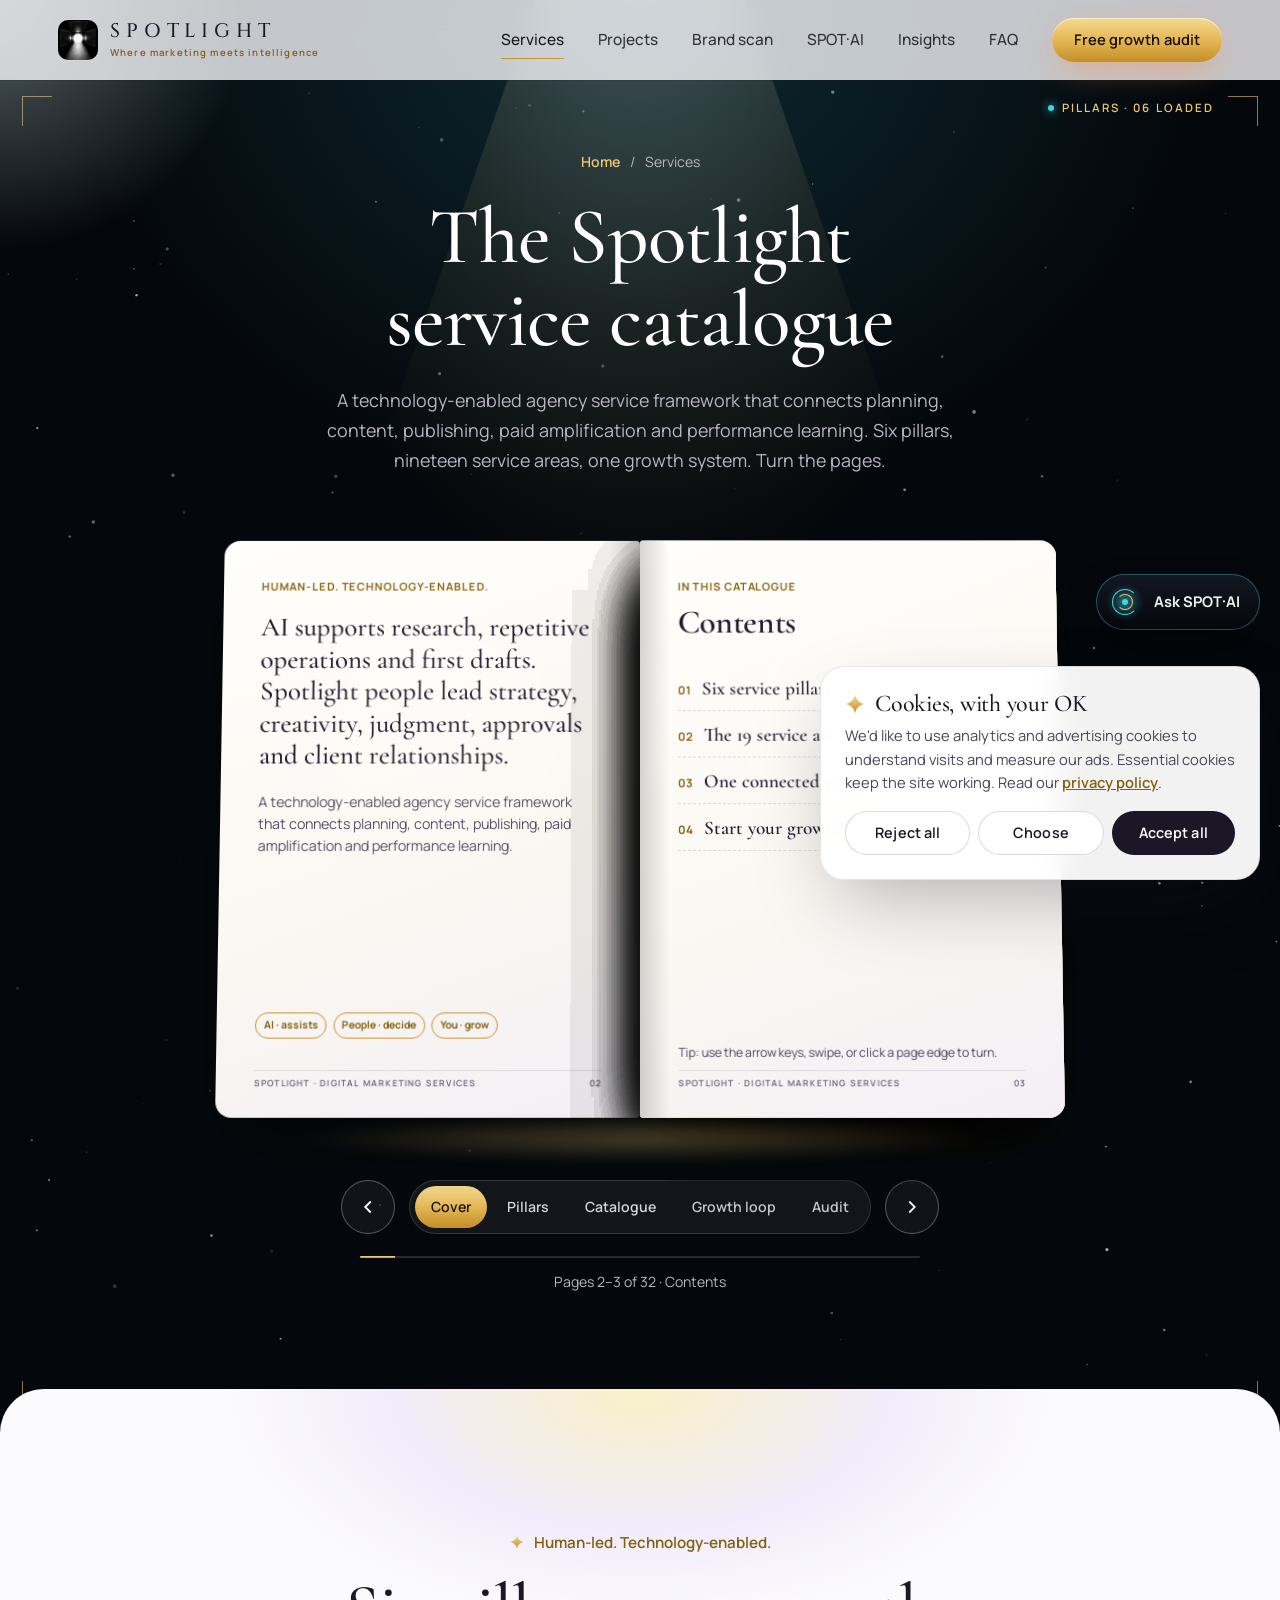
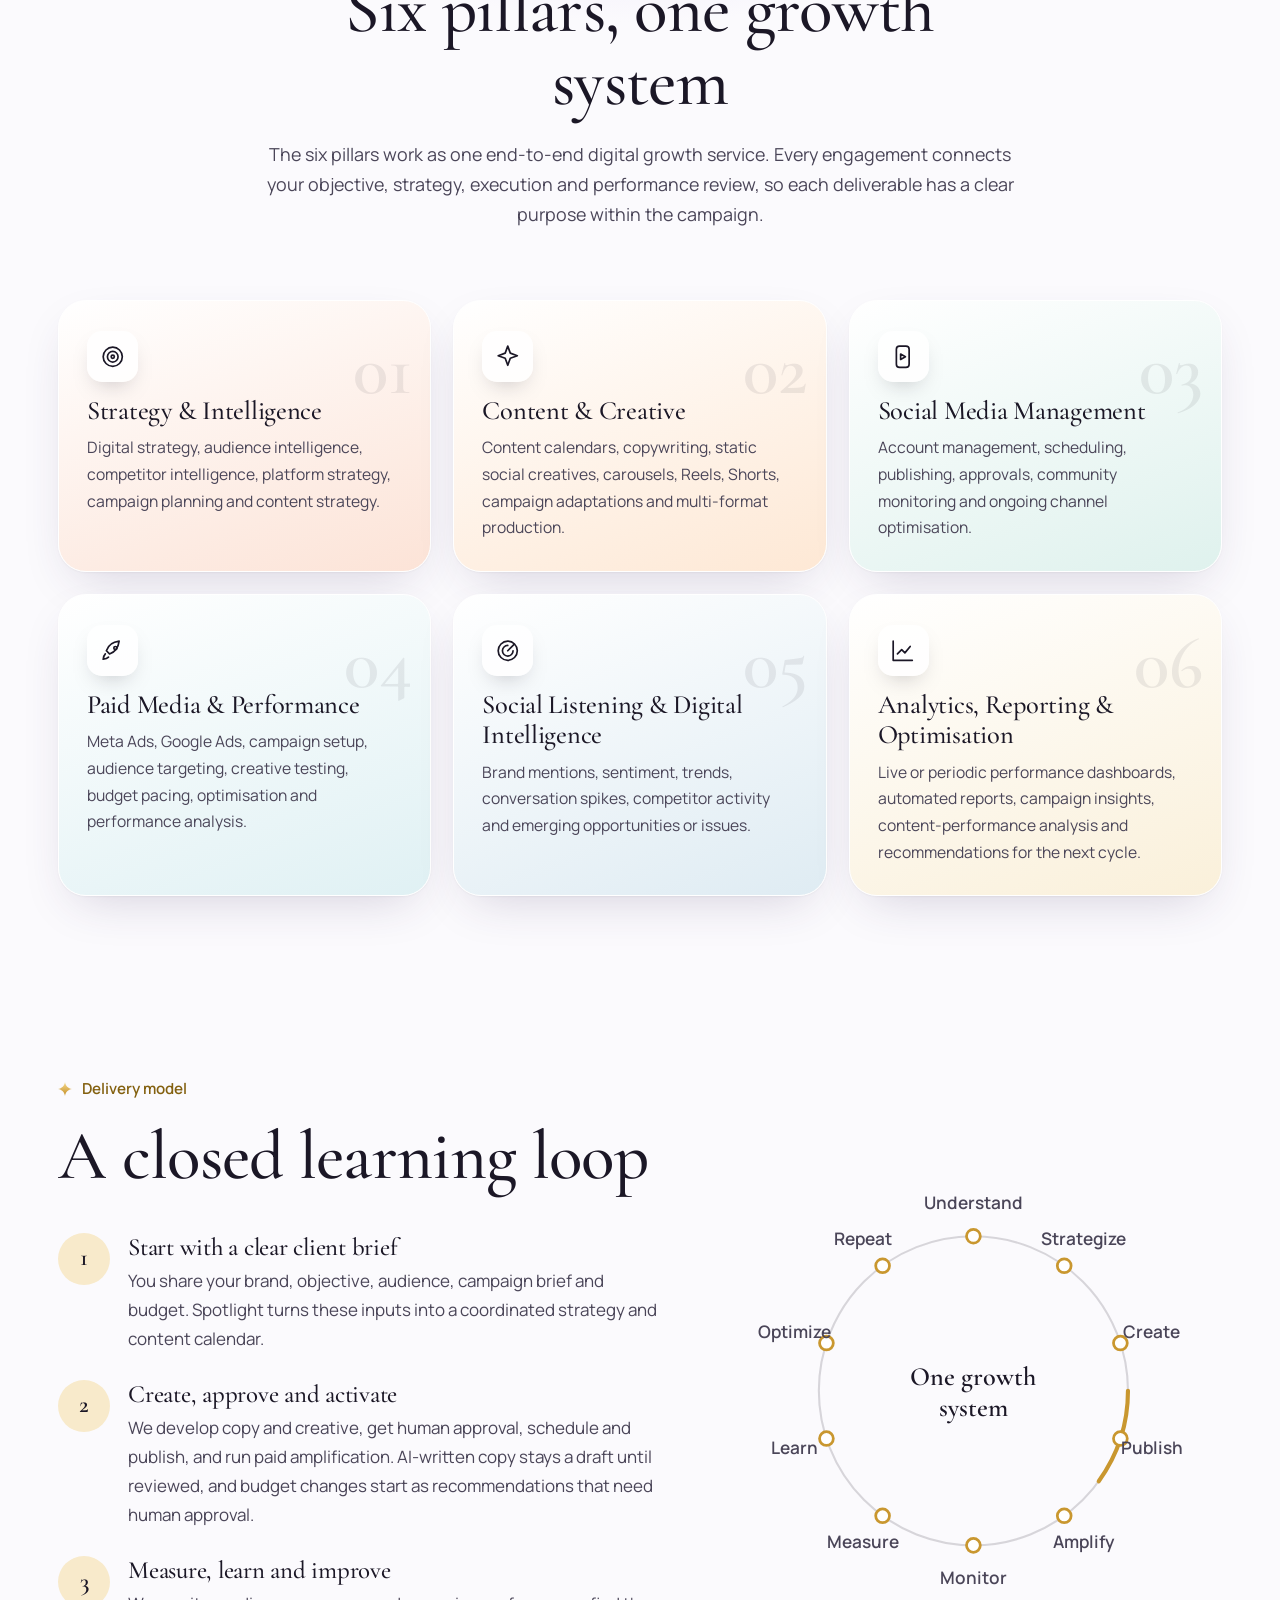
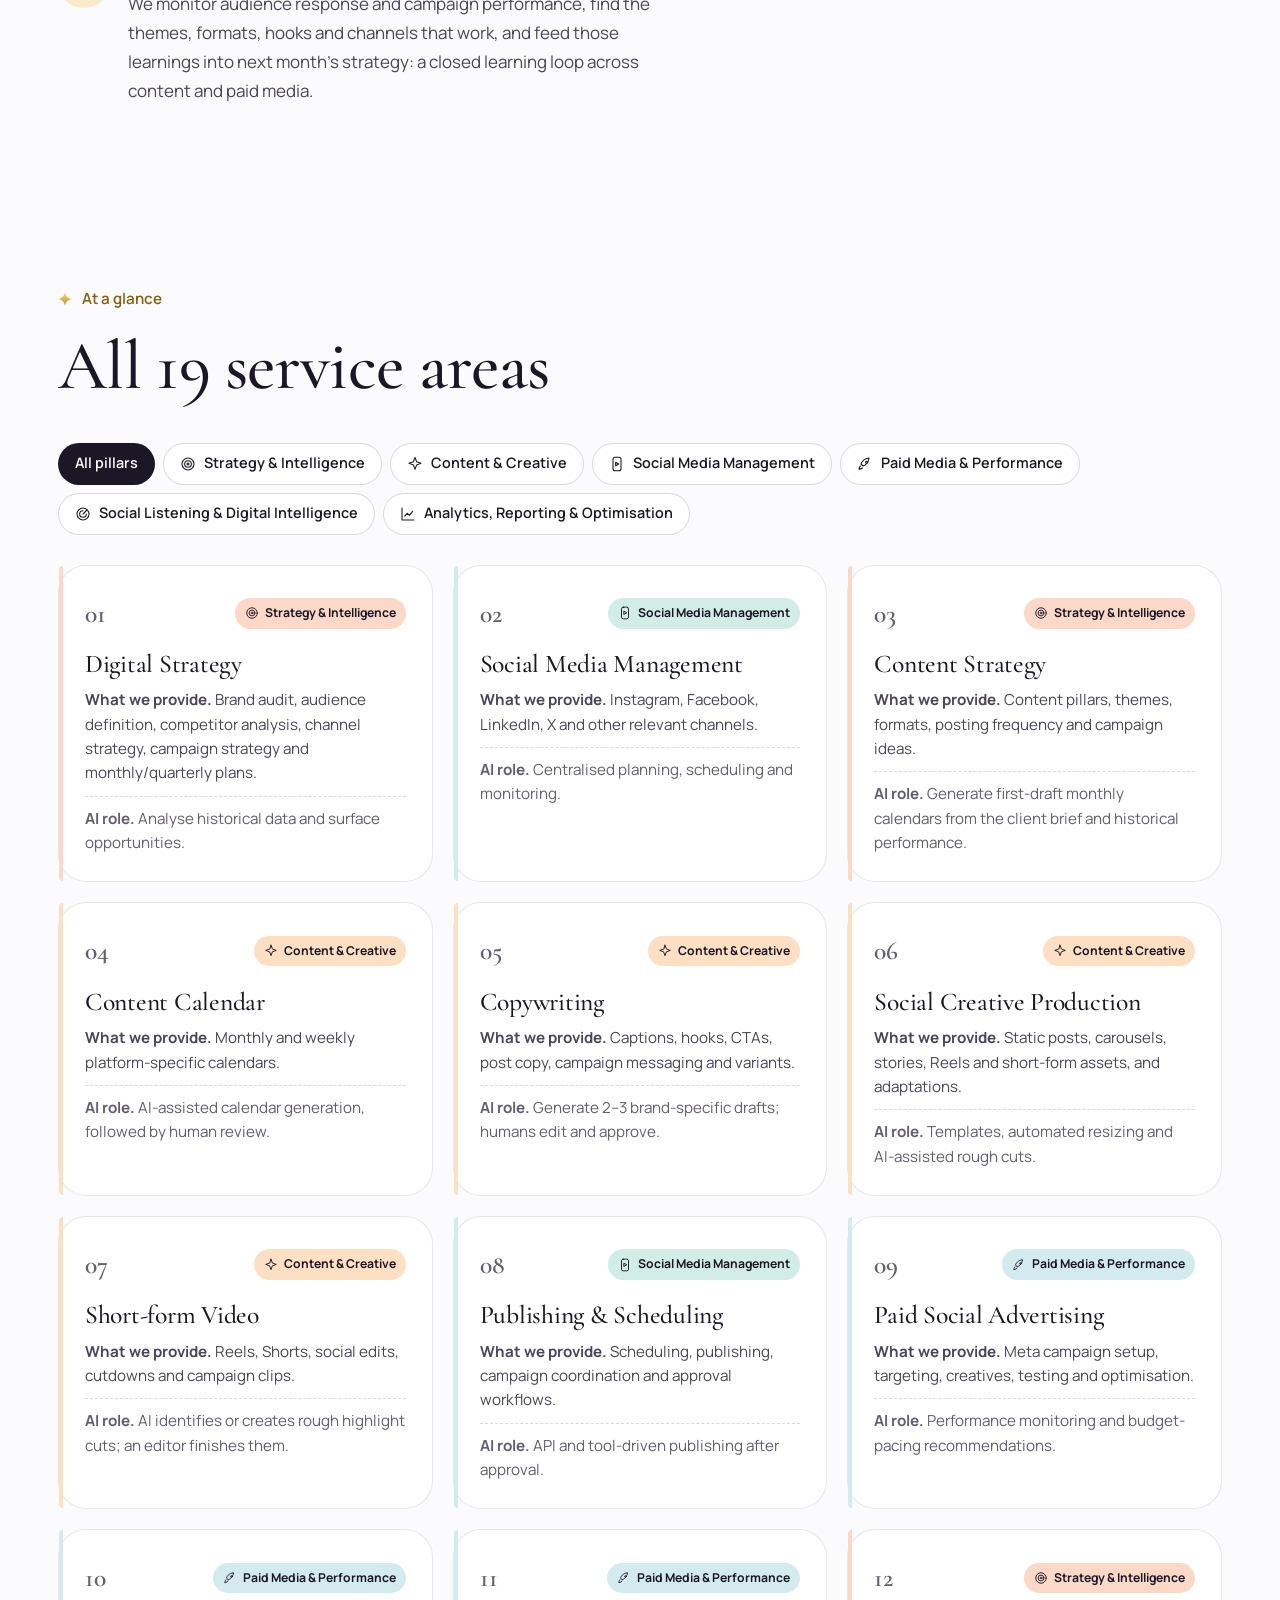
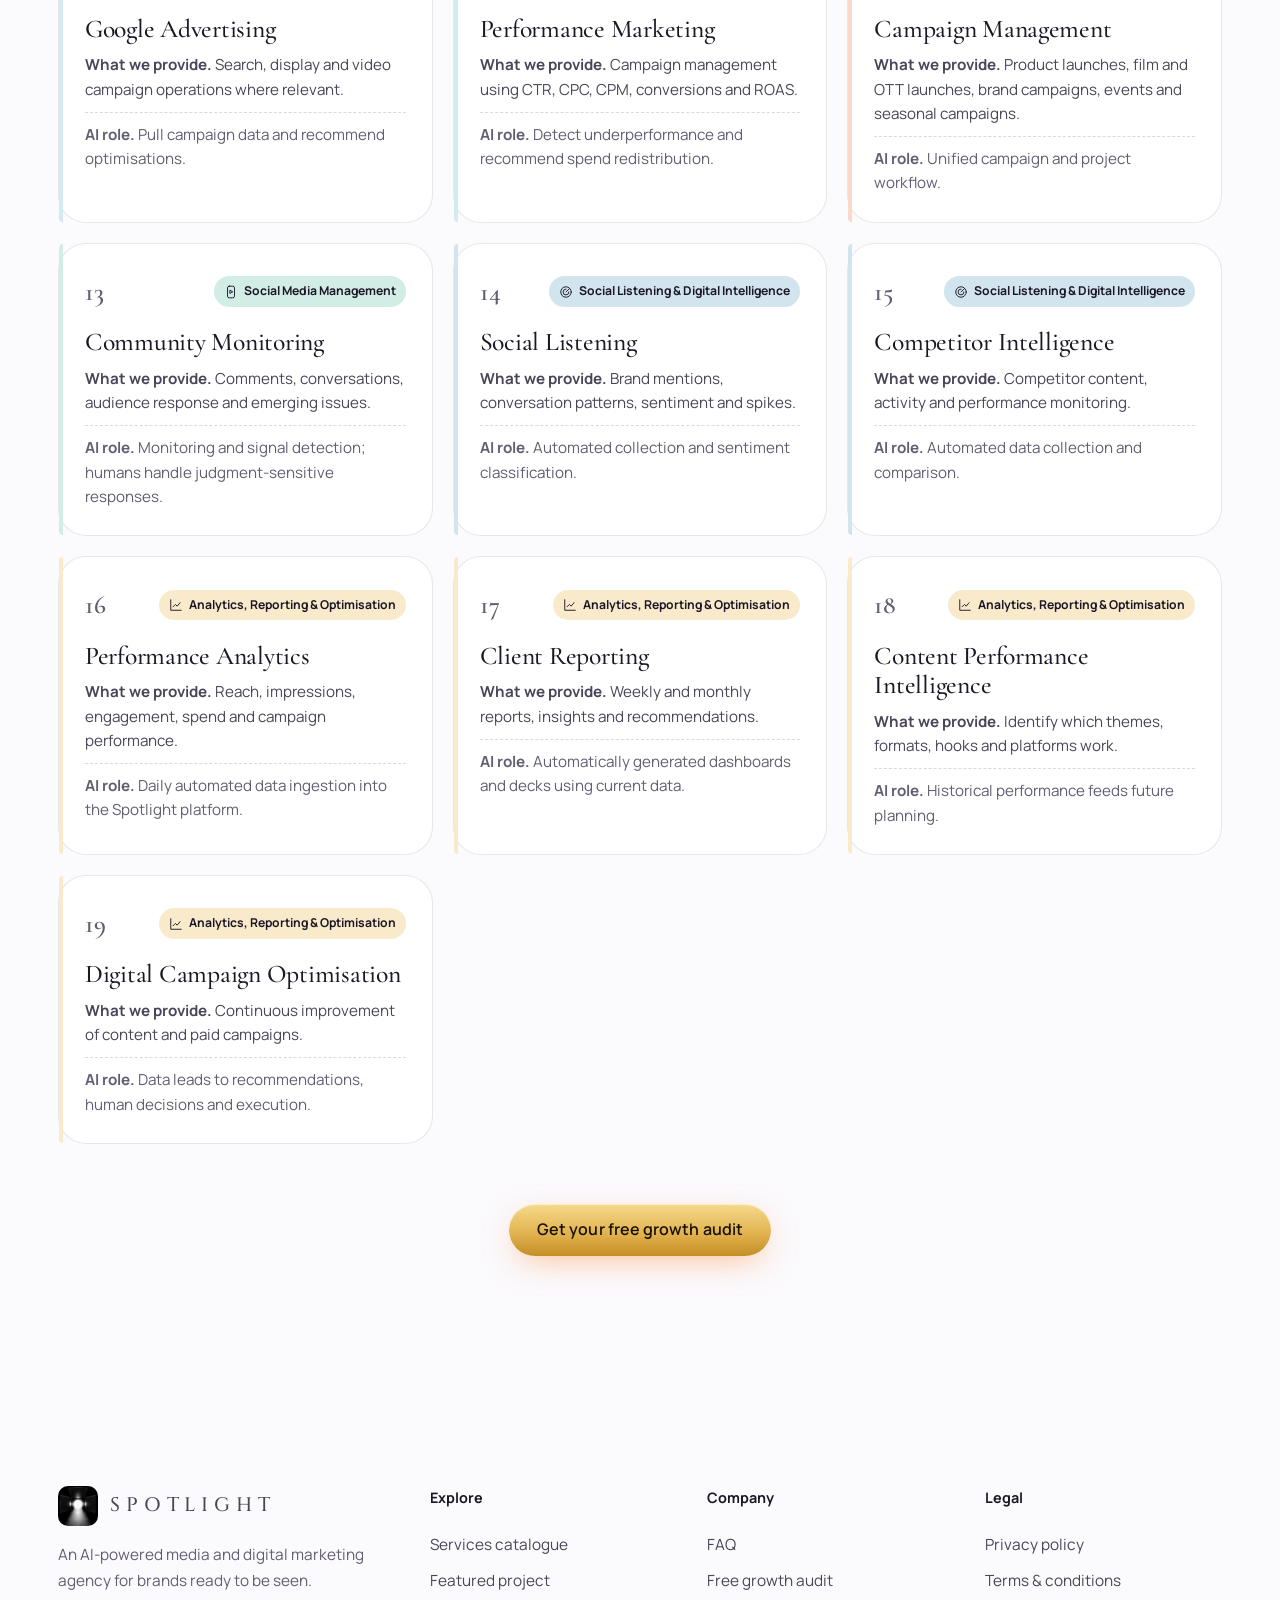
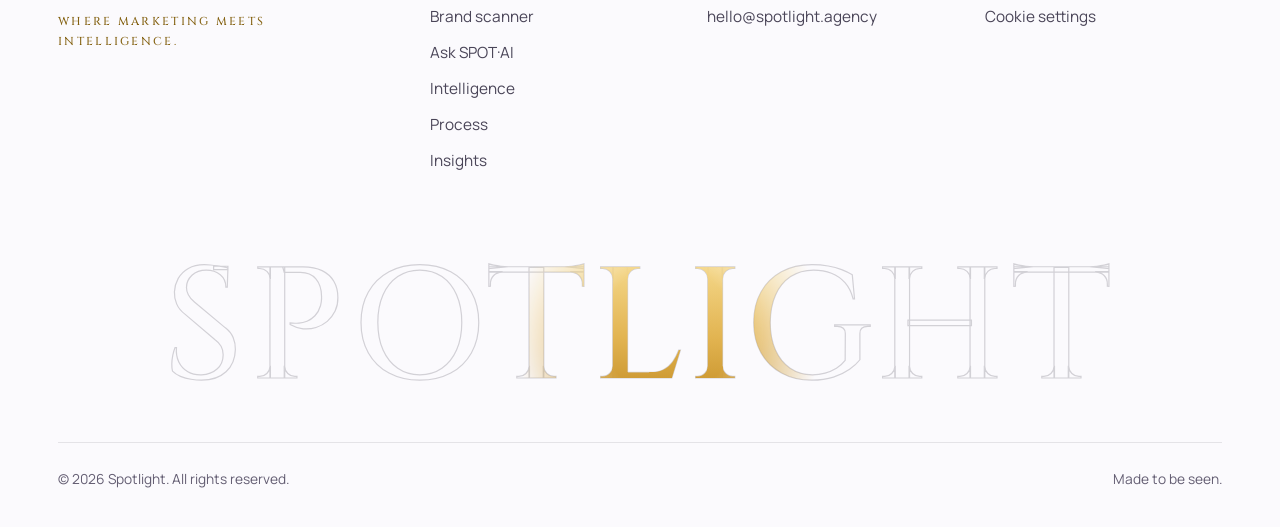
<file: services (2).html>
<!doctype html>
<html lang="en-IN">
<head>
<meta charset="utf-8">
<meta name="viewport" content="width=device-width, initial-scale=1, viewport-fit=cover">
<title>Services catalogue: 6 pillars, 19 digital marketing services | Spotlight</title>
<meta name="description" content="Turn the pages of the Spotlight service catalogue: strategy, content, social media, Meta and Google ads, social listening and analytics. Human-led, AI-enabled.">
<link rel="canonical" href="https://spotlight.agency/services">
<meta name="robots" content="index, follow, max-image-preview:large">
<meta name="theme-color" content="#FBFAFD">
<meta property="og:type" content="website">
<meta property="og:site_name" content="Spotlight">
<meta property="og:locale" content="en_IN">
<meta property="og:url" content="https://spotlight.agency/services">
<meta property="og:title" content="Services catalogue: 6 pillars, 19 digital marketing services | Spotlight">
<meta property="og:description" content="Turn the pages of the Spotlight service catalogue: strategy, content, social media, Meta and Google ads, social listening and analytics. Human-led, AI-enabled.">
<meta property="og:image" content="https://spotlight.agency/og-image.jpg">
<meta property="og:image:width" content="1200">
<meta property="og:image:height" content="630">
<meta name="twitter:card" content="summary_large_image">
<meta name="twitter:title" content="Services catalogue: 6 pillars, 19 digital marketing services | Spotlight">
<meta name="twitter:description" content="Turn the pages of the Spotlight service catalogue: strategy, content, social media, Meta and Google ads, social listening and analytics. Human-led, AI-enabled.">
<meta name="twitter:image" content="https://spotlight.agency/og-image.jpg">
<link rel="icon" type="image/png" sizes="32x32" href="/favicon-32.png">
<link rel="apple-touch-icon" sizes="180x180" href="/favicon-180.png">
<link rel="manifest" href="/site.webmanifest">
<link rel="alternate" type="application/rss+xml" title="Spotlight Insights" href="/feed.xml">
<link rel="preload" as="font" type="font/woff2" href="/font-manrope.woff2" crossorigin>
<link rel="preload" as="font" type="font/woff2" href="/font-cormorant-500.woff2" crossorigin>
<link rel="stylesheet" href="/style.css">
<script src="/main.js" defer></script>
<script src="/spot-ai.js" defer></script>
<script type="application/ld+json">{"@context":"https://schema.org","@type":"WebPage","name":"Spotlight digital marketing services","url":"https://spotlight.agency/services","description":"A technology-enabled agency service framework that connects planning, content, publishing, paid amplification and performance learning."}</script>
<script type="application/ld+json">{"@context":"https://schema.org","@type":"ItemList","name":"Spotlight service areas","itemListElement":[{"@type":"ListItem","position":1,"item":{"@type":"Service","name":"Digital Strategy","description":"Brand audit, audience definition, competitor analysis, channel strategy, campaign strategy and monthly/quarterly plans. Technology role: Analyse historical data and surface opportunities.","category":"Strategy & Intelligence","provider":{"@type":"Organization","name":"Spotlight","url":"https://spotlight.agency/"},"areaServed":"IN"}},{"@type":"ListItem","position":2,"item":{"@type":"Service","name":"Social Media Management","description":"Instagram, Facebook, LinkedIn, X and other relevant channels. Technology role: Centralised planning, scheduling and monitoring.","category":"Social Media Management","provider":{"@type":"Organization","name":"Spotlight","url":"https://spotlight.agency/"},"areaServed":"IN"}},{"@type":"ListItem","position":3,"item":{"@type":"Service","name":"Content Strategy","description":"Content pillars, themes, formats, posting frequency and campaign ideas. Technology role: Generate first-draft monthly calendars from the client brief and historical performance.","category":"Strategy & Intelligence","provider":{"@type":"Organization","name":"Spotlight","url":"https://spotlight.agency/"},"areaServed":"IN"}},{"@type":"ListItem","position":4,"item":{"@type":"Service","name":"Content Calendar","description":"Monthly and weekly platform-specific calendars. Technology role: AI-assisted calendar generation, followed by human review.","category":"Content & Creative","provider":{"@type":"Organization","name":"Spotlight","url":"https://spotlight.agency/"},"areaServed":"IN"}},{"@type":"ListItem","position":5,"item":{"@type":"Service","name":"Copywriting","description":"Captions, hooks, CTAs, post copy, campaign messaging and variants. Technology role: Generate 2–3 brand-specific drafts; humans edit and approve.","category":"Content & Creative","provider":{"@type":"Organization","name":"Spotlight","url":"https://spotlight.agency/"},"areaServed":"IN"}},{"@type":"ListItem","position":6,"item":{"@type":"Service","name":"Social Creative Production","description":"Static posts, carousels, stories, Reels and short-form assets, and adaptations. Technology role: Templates, automated resizing and AI-assisted rough cuts.","category":"Content & Creative","provider":{"@type":"Organization","name":"Spotlight","url":"https://spotlight.agency/"},"areaServed":"IN"}},{"@type":"ListItem","position":7,"item":{"@type":"Service","name":"Short-form Video","description":"Reels, Shorts, social edits, cutdowns and campaign clips. Technology role: AI identifies or creates rough highlight cuts; an editor finishes them.","category":"Content & Creative","provider":{"@type":"Organization","name":"Spotlight","url":"https://spotlight.agency/"},"areaServed":"IN"}},{"@type":"ListItem","position":8,"item":{"@type":"Service","name":"Publishing & Scheduling","description":"Scheduling, publishing, campaign coordination and approval workflows. Technology role: API and tool-driven publishing after approval.","category":"Social Media Management","provider":{"@type":"Organization","name":"Spotlight","url":"https://spotlight.agency/"},"areaServed":"IN"}},{"@type":"ListItem","position":9,"item":{"@type":"Service","name":"Paid Social Advertising","description":"Meta campaign setup, targeting, creatives, testing and optimisation. Technology role: Performance monitoring and budget-pacing recommendations.","category":"Paid Media & Performance","provider":{"@type":"Organization","name":"Spotlight","url":"https://spotlight.agency/"},"areaServed":"IN"}},{"@type":"ListItem","position":10,"item":{"@type":"Service","name":"Google Advertising","description":"Search, display and video campaign operations where relevant. Technology role: Pull campaign data and recommend optimisations.","category":"Paid Media & Performance","provider":{"@type":"Organization","name":"Spotlight","url":"https://spotlight.agency/"},"areaServed":"IN"}},{"@type":"ListItem","position":11,"item":{"@type":"Service","name":"Performance Marketing","description":"Campaign management using CTR, CPC, CPM, conversions and ROAS. Technology role: Detect underperformance and recommend spend redistribution.","category":"Paid Media & Performance","provider":{"@type":"Organization","name":"Spotlight","url":"https://spotlight.agency/"},"areaServed":"IN"}},{"@type":"ListItem","position":12,"item":{"@type":"Service","name":"Campaign Management","description":"Product launches, film and OTT launches, brand campaigns, events and seasonal campaigns. Technology role: Unified campaign and project workflow.","category":"Strategy & Intelligence","provider":{"@type":"Organization","name":"Spotlight","url":"https://spotlight.agency/"},"areaServed":"IN"}},{"@type":"ListItem","position":13,"item":{"@type":"Service","name":"Community Monitoring","description":"Comments, conversations, audience response and emerging issues. Technology role: Monitoring and signal detection; humans handle judgment-sensitive responses.","category":"Social Media Management","provider":{"@type":"Organization","name":"Spotlight","url":"https://spotlight.agency/"},"areaServed":"IN"}},{"@type":"ListItem","position":14,"item":{"@type":"Service","name":"Social Listening","description":"Brand mentions, conversation patterns, sentiment and spikes. Technology role: Automated collection and sentiment classification.","category":"Social Listening & Digital Intelligence","provider":{"@type":"Organization","name":"Spotlight","url":"https://spotlight.agency/"},"areaServed":"IN"}},{"@type":"ListItem","position":15,"item":{"@type":"Service","name":"Competitor Intelligence","description":"Competitor content, activity and performance monitoring. Technology role: Automated data collection and comparison.","category":"Social Listening & Digital Intelligence","provider":{"@type":"Organization","name":"Spotlight","url":"https://spotlight.agency/"},"areaServed":"IN"}},{"@type":"ListItem","position":16,"item":{"@type":"Service","name":"Performance Analytics","description":"Reach, impressions, engagement, spend and campaign performance. Technology role: Daily automated data ingestion into the Spotlight platform.","category":"Analytics, Reporting & Optimisation","provider":{"@type":"Organization","name":"Spotlight","url":"https://spotlight.agency/"},"areaServed":"IN"}},{"@type":"ListItem","position":17,"item":{"@type":"Service","name":"Client Reporting","description":"Weekly and monthly reports, insights and recommendations. Technology role: Automatically generated dashboards and decks using current data.","category":"Analytics, Reporting & Optimisation","provider":{"@type":"Organization","name":"Spotlight","url":"https://spotlight.agency/"},"areaServed":"IN"}},{"@type":"ListItem","position":18,"item":{"@type":"Service","name":"Content Performance Intelligence","description":"Identify which themes, formats, hooks and platforms work. Technology role: Historical performance feeds future planning.","category":"Analytics, Reporting & Optimisation","provider":{"@type":"Organization","name":"Spotlight","url":"https://spotlight.agency/"},"areaServed":"IN"}},{"@type":"ListItem","position":19,"item":{"@type":"Service","name":"Digital Campaign Optimisation","description":"Continuous improvement of content and paid campaigns. Technology role: Data leads to recommendations, human decisions and execution.","category":"Analytics, Reporting & Optimisation","provider":{"@type":"Organization","name":"Spotlight","url":"https://spotlight.agency/"},"areaServed":"IN"}}]}</script>
<script type="application/ld+json">{"@context":"https://schema.org","@type":"BreadcrumbList","itemListElement":[{"@type":"ListItem","position":1,"name":"Home","item":"https://spotlight.agency/"},{"@type":"ListItem","position":2,"name":"Services","item":"https://spotlight.agency/services"}]}</script>
<script src="/book.js" defer></script>
</head>
<body class="page-light page-services">
<a class="skip" href="#main">Skip to content</a>
<div class="progress" aria-hidden="true"></div>
<div class="spot" aria-hidden="true"></div>
<div class="cursor" aria-hidden="true"></div>
<div class="cursor-ring" aria-hidden="true"><span></span></div>
<noscript><style>[data-reveal]{opacity:1;transform:none;clip-path:none}[data-split] .w>span{transform:none}</style></noscript>
<header class="site-header" id="header">
  <div class="wrap nav">
    <a href="/" class="brand"><img src="/favicon-180.png" alt="" width="40" height="40"><span class="brand-word">SPOTLIGHT<small>Where marketing meets intelligence</small></span></a>
    <button class="burger" type="button" aria-label="Open menu" aria-expanded="false" aria-controls="menu"><i></i><i></i><i></i></button>
    <nav class="menu" id="menu" aria-label="Main">
      <a href="/services" aria-current="page">Services</a>
      <a href="/#projects">Projects</a>
      <a href="/#scanner">Brand scan</a>
      <a href="/#ask">SPOT·AI</a>
      <a href="/insights">Insights</a>
      <a href="/#faq">FAQ</a>
      <a href="/#audit" class="btn btn-gold magnetic" data-cta="nav">Free growth audit</a>
    </nav>
  </div>
</header>
<main id="main">

<section class="stage" aria-labelledby="svc-title">
  <div class="stage-beam" aria-hidden="true"></div>
  <canvas class="dust stage-dust" aria-hidden="true"></canvas>
  <div class="hud-frame" aria-hidden="true"><i></i><i></i><i></i><i></i><span class="hud-read" data-hud-read>SYS · CATALOGUE ONLINE</span></div>
  <div class="wrap stage-head">
    <nav class="crumbs crumbs-dark" aria-label="Breadcrumb"><a href="/">Home</a><span aria-hidden="true">/</span><span>Services</span></nav>
    <h1 id="svc-title" data-split>The Spotlight service catalogue</h1>
    <p class="lede">A technology-enabled agency service framework that connects planning, content, publishing, paid amplification and performance learning. Six pillars, nineteen service areas, one growth system. Turn the pages.</p>
  </div>
  <div class="book-stage">
    <div class="book-wrap" data-book-wrap>
      <div class="book" data-book>
<article class="page pg-cover" data-page="0" aria-label="Page 1 of 32: Cover"><div class="pg-in">
  <div class="cover-foil"></div>
  <img src="/logo-mark.png" alt="" width="120" height="120" class="cover-mark" loading="lazy">
  <p class="cover-brand">SPOTLIGHT</p>
  <div class="cover-rule"><svg class="pg-star" viewBox="0 0 24 24" aria-hidden="true"><use href="#i-star"/></svg></div>
  <h2 class="cover-title">Digital Marketing<br>Services</h2>
  <p class="cover-tag">Strategy. Creativity. Performance.</p>
  <p class="cover-sub">The service catalogue</p></div></article>
<article class="page pg-quote" data-page="1" aria-label="Page 2 of 32: Our promise"><div class="pg-in">
  <p class="pg-kicker">Human-led. Technology-enabled.</p>
  <blockquote class="pg-quote-text">AI supports research, repetitive operations and first drafts. Spotlight people lead strategy, creativity, judgment, approvals and client relationships.</blockquote>
  <p class="pg-body">A technology-enabled agency service framework that connects planning, content, publishing, paid amplification and performance learning.</p>
  <div class="pg-hud" aria-hidden="true"><span>AI · assists</span><span>People · decide</span><span>You · grow</span></div>
  <footer class="pg-foot"><span>SPOTLIGHT · DIGITAL MARKETING SERVICES</span><span>02</span></footer></div></article>
<article class="page pg-contents" data-page="2" aria-label="Page 3 of 32: Contents"><div class="pg-in">
  <p class="pg-kicker">In this catalogue</p>
  <h2 class="pg-h">Contents</h2>
  <ol class="toc">
    <li><button type="button" data-goto="3"><span>01</span> Six service pillars</button><i>04</i></li>
    <li><button type="button" data-goto="9"><span>02</span> The 19 service areas</button><i>10</i></li>
    <li><button type="button" data-goto="28"><span>03</span> One connected growth system</button><i>29</i></li>
    <li><button type="button" data-goto="31"><span>04</span> Start your growth audit</button><i>32</i></li>
  </ol>
  <p class="pg-body small">Tip: use the arrow keys, swipe, or click a page edge to turn.</p>
  <footer class="pg-foot"><span>SPOTLIGHT · DIGITAL MARKETING SERVICES</span><span>03</span></footer></div></article>
<article class="page pg-pillar" data-page="3" aria-label="Page 4 of 32: Pillar 01" style="--gel:var(--rose)"><div class="pg-in">
    <p class="pg-kicker">Pillar 01 of 06</p>
    <div class="pillar-num" aria-hidden="true">01</div>
    <div class="pg-icon"><svg class="" viewBox="0 0 24 24" fill="none" stroke="currentColor" stroke-width="1.6" stroke-linecap="round" stroke-linejoin="round" aria-hidden="true"><circle cx="12" cy="12" r="9"/><circle cx="12" cy="12" r="5"/><circle cx="12" cy="12" r="1.5"/></svg></div>
    <h2 class="pg-h">Strategy &amp; Intelligence</h2>
    <p class="pg-body">Digital strategy, audience intelligence, competitor intelligence, platform strategy, campaign planning and content strategy.</p>
    <p class="pg-label">Service areas in this pillar</p><ul class="pg-chips"><li>Digital Strategy</li><li>Content Strategy</li><li>Campaign Management</li></ul>
    <footer class="pg-foot"><span>SPOTLIGHT · DIGITAL MARKETING SERVICES</span><span>04</span></footer></div></article>
<article class="page pg-pillar" data-page="4" aria-label="Page 5 of 32: Pillar 02" style="--gel:var(--peach)"><div class="pg-in">
    <p class="pg-kicker">Pillar 02 of 06</p>
    <div class="pillar-num" aria-hidden="true">02</div>
    <div class="pg-icon"><svg class="" viewBox="0 0 24 24" fill="none" stroke="currentColor" stroke-width="1.6" stroke-linecap="round" stroke-linejoin="round" aria-hidden="true"><path d="M12 2l2.4 6.6L21 11l-6.6 2.4L12 20l-2.4-6.6L3 11l6.6-2.4z"/></svg></div>
    <h2 class="pg-h">Content &amp; Creative</h2>
    <p class="pg-body">Content calendars, copywriting, static social creatives, carousels, Reels, Shorts, campaign adaptations and multi-format production.</p>
    <p class="pg-label">Service areas in this pillar</p><ul class="pg-chips"><li>Content Calendar</li><li>Copywriting</li><li>Social Creative Production</li><li>Short-form Video</li></ul>
    <footer class="pg-foot"><span>SPOTLIGHT · DIGITAL MARKETING SERVICES</span><span>05</span></footer></div></article>
<article class="page pg-pillar" data-page="5" aria-label="Page 6 of 32: Pillar 03" style="--gel:var(--mint)"><div class="pg-in">
    <p class="pg-kicker">Pillar 03 of 06</p>
    <div class="pillar-num" aria-hidden="true">03</div>
    <div class="pg-icon"><svg class="" viewBox="0 0 24 24" fill="none" stroke="currentColor" stroke-width="1.6" stroke-linecap="round" stroke-linejoin="round" aria-hidden="true"><rect x="6" y="2" width="12" height="20" rx="3"/><path d="M10 9.5v5l4.5-2.5z"/></svg></div>
    <h2 class="pg-h">Social Media Management</h2>
    <p class="pg-body">Account management, scheduling, publishing, approvals, community monitoring and ongoing channel optimisation.</p>
    <p class="pg-label">Service areas in this pillar</p><ul class="pg-chips"><li>Social Media Management</li><li>Publishing &amp; Scheduling</li><li>Community Monitoring</li></ul>
    <footer class="pg-foot"><span>SPOTLIGHT · DIGITAL MARKETING SERVICES</span><span>06</span></footer></div></article>
<article class="page pg-pillar" data-page="6" aria-label="Page 7 of 32: Pillar 04" style="--gel:var(--lilac)"><div class="pg-in">
    <p class="pg-kicker">Pillar 04 of 06</p>
    <div class="pillar-num" aria-hidden="true">04</div>
    <div class="pg-icon"><svg class="" viewBox="0 0 24 24" fill="none" stroke="currentColor" stroke-width="1.6" stroke-linecap="round" stroke-linejoin="round" aria-hidden="true"><path d="M5 15c-1.5 1.5-2 5-2 5s3.5-.5 5-2"/><path d="M9 15l-3-3c1-3 4-8 12-9-1 8-6 11-9 12z"/><circle cx="14.5" cy="9.5" r="1.5"/></svg></div>
    <h2 class="pg-h">Paid Media &amp; Performance</h2>
    <p class="pg-body">Meta Ads, Google Ads, campaign setup, audience targeting, creative testing, budget pacing, optimisation and performance analysis.</p>
    <p class="pg-label">Service areas in this pillar</p><ul class="pg-chips"><li>Paid Social Advertising</li><li>Google Advertising</li><li>Performance Marketing</li></ul>
    <footer class="pg-foot"><span>SPOTLIGHT · DIGITAL MARKETING SERVICES</span><span>07</span></footer></div></article>
<article class="page pg-pillar" data-page="7" aria-label="Page 8 of 32: Pillar 05" style="--gel:var(--sky)"><div class="pg-in">
    <p class="pg-kicker">Pillar 05 of 06</p>
    <div class="pillar-num" aria-hidden="true">05</div>
    <div class="pg-icon"><svg class="" viewBox="0 0 24 24" fill="none" stroke="currentColor" stroke-width="1.6" stroke-linecap="round" stroke-linejoin="round" aria-hidden="true"><circle cx="12" cy="12" r="9"/><path d="M12 12l6-6"/><path d="M12 7a5 5 0 1 0 5 5"/></svg></div>
    <h2 class="pg-h">Social Listening &amp; Digital Intelligence</h2>
    <p class="pg-body">Brand mentions, sentiment, trends, conversation spikes, competitor activity and emerging opportunities or issues.</p>
    <p class="pg-label">Service areas in this pillar</p><ul class="pg-chips"><li>Social Listening</li><li>Competitor Intelligence</li></ul>
    <footer class="pg-foot"><span>SPOTLIGHT · DIGITAL MARKETING SERVICES</span><span>08</span></footer></div></article>
<article class="page pg-pillar" data-page="8" aria-label="Page 9 of 32: Pillar 06" style="--gel:var(--butter)"><div class="pg-in">
    <p class="pg-kicker">Pillar 06 of 06</p>
    <div class="pillar-num" aria-hidden="true">06</div>
    <div class="pg-icon"><svg class="" viewBox="0 0 24 24" fill="none" stroke="currentColor" stroke-width="1.6" stroke-linecap="round" stroke-linejoin="round" aria-hidden="true"><path d="M3 3v18h18"/><path d="M7 15l4-4 3 3 5-6"/></svg></div>
    <h2 class="pg-h">Analytics, Reporting &amp; Optimisation</h2>
    <p class="pg-body">Live or periodic performance dashboards, automated reports, campaign insights, content-performance analysis and recommendations for the next cycle.</p>
    <p class="pg-label">Service areas in this pillar</p><ul class="pg-chips"><li>Performance Analytics</li><li>Client Reporting</li><li>Content Performance Intelligence</li><li>Digital Campaign Optimisation</li></ul>
    <footer class="pg-foot"><span>SPOTLIGHT · DIGITAL MARKETING SERVICES</span><span>09</span></footer></div></article>
<article class="page pg-service" data-page="9" aria-label="Page 10 of 32: Digital Strategy" style="--gel:var(--rose)"><div class="pg-in">
    <div class="svc-top"><p class="pg-kicker">Service 01 / 19</p><span class="pg-pill"><svg class="" viewBox="0 0 24 24" fill="none" stroke="currentColor" stroke-width="1.6" stroke-linecap="round" stroke-linejoin="round" aria-hidden="true"><circle cx="12" cy="12" r="9"/><circle cx="12" cy="12" r="5"/><circle cx="12" cy="12" r="1.5"/></svg>Strategy &amp; Intelligence</span></div>
    <h2 class="pg-h">Digital Strategy</h2>
    <div class="svc-block"><p class="pg-label">What Spotlight provides</p><p class="pg-body">Brand audit, audience definition, competitor analysis, channel strategy, campaign strategy and monthly/quarterly plans.</p></div>
    <div class="svc-block ai"><p class="pg-label"><span class="scan" aria-hidden="true"></span>Technology / AI role</p><p class="pg-body">Analyse historical data and surface opportunities.</p></div>
    <p class="svc-badge">AI-assisted · Human-approved</p>
    <footer class="pg-foot"><span>SPOTLIGHT · DIGITAL MARKETING SERVICES</span><span>10</span></footer></div></article>
<article class="page pg-service" data-page="10" aria-label="Page 11 of 32: Social Media Management" style="--gel:var(--mint)"><div class="pg-in">
    <div class="svc-top"><p class="pg-kicker">Service 02 / 19</p><span class="pg-pill"><svg class="" viewBox="0 0 24 24" fill="none" stroke="currentColor" stroke-width="1.6" stroke-linecap="round" stroke-linejoin="round" aria-hidden="true"><rect x="6" y="2" width="12" height="20" rx="3"/><path d="M10 9.5v5l4.5-2.5z"/></svg>Social Media Management</span></div>
    <h2 class="pg-h">Social Media Management</h2>
    <div class="svc-block"><p class="pg-label">What Spotlight provides</p><p class="pg-body">Instagram, Facebook, LinkedIn, X and other relevant channels.</p></div>
    <div class="svc-block ai"><p class="pg-label"><span class="scan" aria-hidden="true"></span>Technology / AI role</p><p class="pg-body">Centralised planning, scheduling and monitoring.</p></div>
    <p class="svc-badge">AI-assisted · Human-approved</p>
    <footer class="pg-foot"><span>SPOTLIGHT · DIGITAL MARKETING SERVICES</span><span>11</span></footer></div></article>
<article class="page pg-service" data-page="11" aria-label="Page 12 of 32: Content Strategy" style="--gel:var(--rose)"><div class="pg-in">
    <div class="svc-top"><p class="pg-kicker">Service 03 / 19</p><span class="pg-pill"><svg class="" viewBox="0 0 24 24" fill="none" stroke="currentColor" stroke-width="1.6" stroke-linecap="round" stroke-linejoin="round" aria-hidden="true"><circle cx="12" cy="12" r="9"/><circle cx="12" cy="12" r="5"/><circle cx="12" cy="12" r="1.5"/></svg>Strategy &amp; Intelligence</span></div>
    <h2 class="pg-h">Content Strategy</h2>
    <div class="svc-block"><p class="pg-label">What Spotlight provides</p><p class="pg-body">Content pillars, themes, formats, posting frequency and campaign ideas.</p></div>
    <div class="svc-block ai"><p class="pg-label"><span class="scan" aria-hidden="true"></span>Technology / AI role</p><p class="pg-body">Generate first-draft monthly calendars from the client brief and historical performance.</p></div>
    <p class="svc-badge">AI-assisted · Human-approved</p>
    <footer class="pg-foot"><span>SPOTLIGHT · DIGITAL MARKETING SERVICES</span><span>12</span></footer></div></article>
<article class="page pg-service" data-page="12" aria-label="Page 13 of 32: Content Calendar" style="--gel:var(--peach)"><div class="pg-in">
    <div class="svc-top"><p class="pg-kicker">Service 04 / 19</p><span class="pg-pill"><svg class="" viewBox="0 0 24 24" fill="none" stroke="currentColor" stroke-width="1.6" stroke-linecap="round" stroke-linejoin="round" aria-hidden="true"><path d="M12 2l2.4 6.6L21 11l-6.6 2.4L12 20l-2.4-6.6L3 11l6.6-2.4z"/></svg>Content &amp; Creative</span></div>
    <h2 class="pg-h">Content Calendar</h2>
    <div class="svc-block"><p class="pg-label">What Spotlight provides</p><p class="pg-body">Monthly and weekly platform-specific calendars.</p></div>
    <div class="svc-block ai"><p class="pg-label"><span class="scan" aria-hidden="true"></span>Technology / AI role</p><p class="pg-body">AI-assisted calendar generation, followed by human review.</p></div>
    <p class="svc-badge">AI-assisted · Human-approved</p>
    <footer class="pg-foot"><span>SPOTLIGHT · DIGITAL MARKETING SERVICES</span><span>13</span></footer></div></article>
<article class="page pg-service" data-page="13" aria-label="Page 14 of 32: Copywriting" style="--gel:var(--peach)"><div class="pg-in">
    <div class="svc-top"><p class="pg-kicker">Service 05 / 19</p><span class="pg-pill"><svg class="" viewBox="0 0 24 24" fill="none" stroke="currentColor" stroke-width="1.6" stroke-linecap="round" stroke-linejoin="round" aria-hidden="true"><path d="M12 2l2.4 6.6L21 11l-6.6 2.4L12 20l-2.4-6.6L3 11l6.6-2.4z"/></svg>Content &amp; Creative</span></div>
    <h2 class="pg-h">Copywriting</h2>
    <div class="svc-block"><p class="pg-label">What Spotlight provides</p><p class="pg-body">Captions, hooks, CTAs, post copy, campaign messaging and variants.</p></div>
    <div class="svc-block ai"><p class="pg-label"><span class="scan" aria-hidden="true"></span>Technology / AI role</p><p class="pg-body">Generate 2–3 brand-specific drafts; humans edit and approve.</p></div>
    <p class="svc-badge">AI-assisted · Human-approved</p>
    <footer class="pg-foot"><span>SPOTLIGHT · DIGITAL MARKETING SERVICES</span><span>14</span></footer></div></article>
<article class="page pg-service" data-page="14" aria-label="Page 15 of 32: Social Creative Production" style="--gel:var(--peach)"><div class="pg-in">
    <div class="svc-top"><p class="pg-kicker">Service 06 / 19</p><span class="pg-pill"><svg class="" viewBox="0 0 24 24" fill="none" stroke="currentColor" stroke-width="1.6" stroke-linecap="round" stroke-linejoin="round" aria-hidden="true"><path d="M12 2l2.4 6.6L21 11l-6.6 2.4L12 20l-2.4-6.6L3 11l6.6-2.4z"/></svg>Content &amp; Creative</span></div>
    <h2 class="pg-h">Social Creative Production</h2>
    <div class="svc-block"><p class="pg-label">What Spotlight provides</p><p class="pg-body">Static posts, carousels, stories, Reels and short-form assets, and adaptations.</p></div>
    <div class="svc-block ai"><p class="pg-label"><span class="scan" aria-hidden="true"></span>Technology / AI role</p><p class="pg-body">Templates, automated resizing and AI-assisted rough cuts.</p></div>
    <p class="svc-badge">AI-assisted · Human-approved</p>
    <footer class="pg-foot"><span>SPOTLIGHT · DIGITAL MARKETING SERVICES</span><span>15</span></footer></div></article>
<article class="page pg-service" data-page="15" aria-label="Page 16 of 32: Short-form Video" style="--gel:var(--peach)"><div class="pg-in">
    <div class="svc-top"><p class="pg-kicker">Service 07 / 19</p><span class="pg-pill"><svg class="" viewBox="0 0 24 24" fill="none" stroke="currentColor" stroke-width="1.6" stroke-linecap="round" stroke-linejoin="round" aria-hidden="true"><path d="M12 2l2.4 6.6L21 11l-6.6 2.4L12 20l-2.4-6.6L3 11l6.6-2.4z"/></svg>Content &amp; Creative</span></div>
    <h2 class="pg-h">Short-form Video</h2>
    <div class="svc-block"><p class="pg-label">What Spotlight provides</p><p class="pg-body">Reels, Shorts, social edits, cutdowns and campaign clips.</p></div>
    <div class="svc-block ai"><p class="pg-label"><span class="scan" aria-hidden="true"></span>Technology / AI role</p><p class="pg-body">AI identifies or creates rough highlight cuts; an editor finishes them.</p></div>
    <p class="svc-badge">AI-assisted · Human-approved</p>
    <footer class="pg-foot"><span>SPOTLIGHT · DIGITAL MARKETING SERVICES</span><span>16</span></footer></div></article>
<article class="page pg-service" data-page="16" aria-label="Page 17 of 32: Publishing &amp; Scheduling" style="--gel:var(--mint)"><div class="pg-in">
    <div class="svc-top"><p class="pg-kicker">Service 08 / 19</p><span class="pg-pill"><svg class="" viewBox="0 0 24 24" fill="none" stroke="currentColor" stroke-width="1.6" stroke-linecap="round" stroke-linejoin="round" aria-hidden="true"><rect x="6" y="2" width="12" height="20" rx="3"/><path d="M10 9.5v5l4.5-2.5z"/></svg>Social Media Management</span></div>
    <h2 class="pg-h">Publishing &amp; Scheduling</h2>
    <div class="svc-block"><p class="pg-label">What Spotlight provides</p><p class="pg-body">Scheduling, publishing, campaign coordination and approval workflows.</p></div>
    <div class="svc-block ai"><p class="pg-label"><span class="scan" aria-hidden="true"></span>Technology / AI role</p><p class="pg-body">API and tool-driven publishing after approval.</p></div>
    <p class="svc-badge">AI-assisted · Human-approved</p>
    <footer class="pg-foot"><span>SPOTLIGHT · DIGITAL MARKETING SERVICES</span><span>17</span></footer></div></article>
<article class="page pg-service" data-page="17" aria-label="Page 18 of 32: Paid Social Advertising" style="--gel:var(--lilac)"><div class="pg-in">
    <div class="svc-top"><p class="pg-kicker">Service 09 / 19</p><span class="pg-pill"><svg class="" viewBox="0 0 24 24" fill="none" stroke="currentColor" stroke-width="1.6" stroke-linecap="round" stroke-linejoin="round" aria-hidden="true"><path d="M5 15c-1.5 1.5-2 5-2 5s3.5-.5 5-2"/><path d="M9 15l-3-3c1-3 4-8 12-9-1 8-6 11-9 12z"/><circle cx="14.5" cy="9.5" r="1.5"/></svg>Paid Media &amp; Performance</span></div>
    <h2 class="pg-h">Paid Social Advertising</h2>
    <div class="svc-block"><p class="pg-label">What Spotlight provides</p><p class="pg-body">Meta campaign setup, targeting, creatives, testing and optimisation.</p></div>
    <div class="svc-block ai"><p class="pg-label"><span class="scan" aria-hidden="true"></span>Technology / AI role</p><p class="pg-body">Performance monitoring and budget-pacing recommendations.</p></div>
    <p class="svc-badge">AI-assisted · Human-approved</p>
    <footer class="pg-foot"><span>SPOTLIGHT · DIGITAL MARKETING SERVICES</span><span>18</span></footer></div></article>
<article class="page pg-service" data-page="18" aria-label="Page 19 of 32: Google Advertising" style="--gel:var(--lilac)"><div class="pg-in">
    <div class="svc-top"><p class="pg-kicker">Service 10 / 19</p><span class="pg-pill"><svg class="" viewBox="0 0 24 24" fill="none" stroke="currentColor" stroke-width="1.6" stroke-linecap="round" stroke-linejoin="round" aria-hidden="true"><path d="M5 15c-1.5 1.5-2 5-2 5s3.5-.5 5-2"/><path d="M9 15l-3-3c1-3 4-8 12-9-1 8-6 11-9 12z"/><circle cx="14.5" cy="9.5" r="1.5"/></svg>Paid Media &amp; Performance</span></div>
    <h2 class="pg-h">Google Advertising</h2>
    <div class="svc-block"><p class="pg-label">What Spotlight provides</p><p class="pg-body">Search, display and video campaign operations where relevant.</p></div>
    <div class="svc-block ai"><p class="pg-label"><span class="scan" aria-hidden="true"></span>Technology / AI role</p><p class="pg-body">Pull campaign data and recommend optimisations.</p></div>
    <p class="svc-badge">AI-assisted · Human-approved</p>
    <footer class="pg-foot"><span>SPOTLIGHT · DIGITAL MARKETING SERVICES</span><span>19</span></footer></div></article>
<article class="page pg-service" data-page="19" aria-label="Page 20 of 32: Performance Marketing" style="--gel:var(--lilac)"><div class="pg-in">
    <div class="svc-top"><p class="pg-kicker">Service 11 / 19</p><span class="pg-pill"><svg class="" viewBox="0 0 24 24" fill="none" stroke="currentColor" stroke-width="1.6" stroke-linecap="round" stroke-linejoin="round" aria-hidden="true"><path d="M5 15c-1.5 1.5-2 5-2 5s3.5-.5 5-2"/><path d="M9 15l-3-3c1-3 4-8 12-9-1 8-6 11-9 12z"/><circle cx="14.5" cy="9.5" r="1.5"/></svg>Paid Media &amp; Performance</span></div>
    <h2 class="pg-h">Performance Marketing</h2>
    <div class="svc-block"><p class="pg-label">What Spotlight provides</p><p class="pg-body">Campaign management using CTR, CPC, CPM, conversions and ROAS.</p></div>
    <div class="svc-block ai"><p class="pg-label"><span class="scan" aria-hidden="true"></span>Technology / AI role</p><p class="pg-body">Detect underperformance and recommend spend redistribution.</p></div>
    <p class="svc-badge">AI-assisted · Human-approved</p>
    <footer class="pg-foot"><span>SPOTLIGHT · DIGITAL MARKETING SERVICES</span><span>20</span></footer></div></article>
<article class="page pg-service" data-page="20" aria-label="Page 21 of 32: Campaign Management" style="--gel:var(--rose)"><div class="pg-in">
    <div class="svc-top"><p class="pg-kicker">Service 12 / 19</p><span class="pg-pill"><svg class="" viewBox="0 0 24 24" fill="none" stroke="currentColor" stroke-width="1.6" stroke-linecap="round" stroke-linejoin="round" aria-hidden="true"><circle cx="12" cy="12" r="9"/><circle cx="12" cy="12" r="5"/><circle cx="12" cy="12" r="1.5"/></svg>Strategy &amp; Intelligence</span></div>
    <h2 class="pg-h">Campaign Management</h2>
    <div class="svc-block"><p class="pg-label">What Spotlight provides</p><p class="pg-body">Product launches, film and OTT launches, brand campaigns, events and seasonal campaigns.</p></div>
    <div class="svc-block ai"><p class="pg-label"><span class="scan" aria-hidden="true"></span>Technology / AI role</p><p class="pg-body">Unified campaign and project workflow.</p></div>
    <p class="svc-badge">AI-assisted · Human-approved</p>
    <footer class="pg-foot"><span>SPOTLIGHT · DIGITAL MARKETING SERVICES</span><span>21</span></footer></div></article>
<article class="page pg-service" data-page="21" aria-label="Page 22 of 32: Community Monitoring" style="--gel:var(--mint)"><div class="pg-in">
    <div class="svc-top"><p class="pg-kicker">Service 13 / 19</p><span class="pg-pill"><svg class="" viewBox="0 0 24 24" fill="none" stroke="currentColor" stroke-width="1.6" stroke-linecap="round" stroke-linejoin="round" aria-hidden="true"><rect x="6" y="2" width="12" height="20" rx="3"/><path d="M10 9.5v5l4.5-2.5z"/></svg>Social Media Management</span></div>
    <h2 class="pg-h">Community Monitoring</h2>
    <div class="svc-block"><p class="pg-label">What Spotlight provides</p><p class="pg-body">Comments, conversations, audience response and emerging issues.</p></div>
    <div class="svc-block ai"><p class="pg-label"><span class="scan" aria-hidden="true"></span>Technology / AI role</p><p class="pg-body">Monitoring and signal detection; humans handle judgment-sensitive responses.</p></div>
    <p class="svc-badge">AI-assisted · Human-approved</p>
    <footer class="pg-foot"><span>SPOTLIGHT · DIGITAL MARKETING SERVICES</span><span>22</span></footer></div></article>
<article class="page pg-service" data-page="22" aria-label="Page 23 of 32: Social Listening" style="--gel:var(--sky)"><div class="pg-in">
    <div class="svc-top"><p class="pg-kicker">Service 14 / 19</p><span class="pg-pill"><svg class="" viewBox="0 0 24 24" fill="none" stroke="currentColor" stroke-width="1.6" stroke-linecap="round" stroke-linejoin="round" aria-hidden="true"><circle cx="12" cy="12" r="9"/><path d="M12 12l6-6"/><path d="M12 7a5 5 0 1 0 5 5"/></svg>Social Listening &amp; Digital Intelligence</span></div>
    <h2 class="pg-h">Social Listening</h2>
    <div class="svc-block"><p class="pg-label">What Spotlight provides</p><p class="pg-body">Brand mentions, conversation patterns, sentiment and spikes.</p></div>
    <div class="svc-block ai"><p class="pg-label"><span class="scan" aria-hidden="true"></span>Technology / AI role</p><p class="pg-body">Automated collection and sentiment classification.</p></div>
    <p class="svc-badge">AI-assisted · Human-approved</p>
    <footer class="pg-foot"><span>SPOTLIGHT · DIGITAL MARKETING SERVICES</span><span>23</span></footer></div></article>
<article class="page pg-service" data-page="23" aria-label="Page 24 of 32: Competitor Intelligence" style="--gel:var(--sky)"><div class="pg-in">
    <div class="svc-top"><p class="pg-kicker">Service 15 / 19</p><span class="pg-pill"><svg class="" viewBox="0 0 24 24" fill="none" stroke="currentColor" stroke-width="1.6" stroke-linecap="round" stroke-linejoin="round" aria-hidden="true"><circle cx="12" cy="12" r="9"/><path d="M12 12l6-6"/><path d="M12 7a5 5 0 1 0 5 5"/></svg>Social Listening &amp; Digital Intelligence</span></div>
    <h2 class="pg-h">Competitor Intelligence</h2>
    <div class="svc-block"><p class="pg-label">What Spotlight provides</p><p class="pg-body">Competitor content, activity and performance monitoring.</p></div>
    <div class="svc-block ai"><p class="pg-label"><span class="scan" aria-hidden="true"></span>Technology / AI role</p><p class="pg-body">Automated data collection and comparison.</p></div>
    <p class="svc-badge">AI-assisted · Human-approved</p>
    <footer class="pg-foot"><span>SPOTLIGHT · DIGITAL MARKETING SERVICES</span><span>24</span></footer></div></article>
<article class="page pg-service" data-page="24" aria-label="Page 25 of 32: Performance Analytics" style="--gel:var(--butter)"><div class="pg-in">
    <div class="svc-top"><p class="pg-kicker">Service 16 / 19</p><span class="pg-pill"><svg class="" viewBox="0 0 24 24" fill="none" stroke="currentColor" stroke-width="1.6" stroke-linecap="round" stroke-linejoin="round" aria-hidden="true"><path d="M3 3v18h18"/><path d="M7 15l4-4 3 3 5-6"/></svg>Analytics, Reporting &amp; Optimisation</span></div>
    <h2 class="pg-h">Performance Analytics</h2>
    <div class="svc-block"><p class="pg-label">What Spotlight provides</p><p class="pg-body">Reach, impressions, engagement, spend and campaign performance.</p></div>
    <div class="svc-block ai"><p class="pg-label"><span class="scan" aria-hidden="true"></span>Technology / AI role</p><p class="pg-body">Daily automated data ingestion into the Spotlight platform.</p></div>
    <p class="svc-badge">AI-assisted · Human-approved</p>
    <footer class="pg-foot"><span>SPOTLIGHT · DIGITAL MARKETING SERVICES</span><span>25</span></footer></div></article>
<article class="page pg-service" data-page="25" aria-label="Page 26 of 32: Client Reporting" style="--gel:var(--butter)"><div class="pg-in">
    <div class="svc-top"><p class="pg-kicker">Service 17 / 19</p><span class="pg-pill"><svg class="" viewBox="0 0 24 24" fill="none" stroke="currentColor" stroke-width="1.6" stroke-linecap="round" stroke-linejoin="round" aria-hidden="true"><path d="M3 3v18h18"/><path d="M7 15l4-4 3 3 5-6"/></svg>Analytics, Reporting &amp; Optimisation</span></div>
    <h2 class="pg-h">Client Reporting</h2>
    <div class="svc-block"><p class="pg-label">What Spotlight provides</p><p class="pg-body">Weekly and monthly reports, insights and recommendations.</p></div>
    <div class="svc-block ai"><p class="pg-label"><span class="scan" aria-hidden="true"></span>Technology / AI role</p><p class="pg-body">Automatically generated dashboards and decks using current data.</p></div>
    <p class="svc-badge">AI-assisted · Human-approved</p>
    <footer class="pg-foot"><span>SPOTLIGHT · DIGITAL MARKETING SERVICES</span><span>26</span></footer></div></article>
<article class="page pg-service" data-page="26" aria-label="Page 27 of 32: Content Performance Intelligence" style="--gel:var(--butter)"><div class="pg-in">
    <div class="svc-top"><p class="pg-kicker">Service 18 / 19</p><span class="pg-pill"><svg class="" viewBox="0 0 24 24" fill="none" stroke="currentColor" stroke-width="1.6" stroke-linecap="round" stroke-linejoin="round" aria-hidden="true"><path d="M3 3v18h18"/><path d="M7 15l4-4 3 3 5-6"/></svg>Analytics, Reporting &amp; Optimisation</span></div>
    <h2 class="pg-h">Content Performance Intelligence</h2>
    <div class="svc-block"><p class="pg-label">What Spotlight provides</p><p class="pg-body">Identify which themes, formats, hooks and platforms work.</p></div>
    <div class="svc-block ai"><p class="pg-label"><span class="scan" aria-hidden="true"></span>Technology / AI role</p><p class="pg-body">Historical performance feeds future planning.</p></div>
    <p class="svc-badge">AI-assisted · Human-approved</p>
    <footer class="pg-foot"><span>SPOTLIGHT · DIGITAL MARKETING SERVICES</span><span>27</span></footer></div></article>
<article class="page pg-service" data-page="27" aria-label="Page 28 of 32: Digital Campaign Optimisation" style="--gel:var(--butter)"><div class="pg-in">
    <div class="svc-top"><p class="pg-kicker">Service 19 / 19</p><span class="pg-pill"><svg class="" viewBox="0 0 24 24" fill="none" stroke="currentColor" stroke-width="1.6" stroke-linecap="round" stroke-linejoin="round" aria-hidden="true"><path d="M3 3v18h18"/><path d="M7 15l4-4 3 3 5-6"/></svg>Analytics, Reporting &amp; Optimisation</span></div>
    <h2 class="pg-h">Digital Campaign Optimisation</h2>
    <div class="svc-block"><p class="pg-label">What Spotlight provides</p><p class="pg-body">Continuous improvement of content and paid campaigns.</p></div>
    <div class="svc-block ai"><p class="pg-label"><span class="scan" aria-hidden="true"></span>Technology / AI role</p><p class="pg-body">Data leads to recommendations, human decisions and execution.</p></div>
    <p class="svc-badge">AI-assisted · Human-approved</p>
    <footer class="pg-foot"><span>SPOTLIGHT · DIGITAL MARKETING SERVICES</span><span>28</span></footer></div></article>
<article class="page pg-loop" data-page="28" aria-label="Page 29 of 32: Growth loop"><div class="pg-in">
  <p class="pg-kicker">03 / Delivery model</p>
  <h2 class="pg-h">One connected growth system</h2>
  <svg class="loop" viewBox="-30 -10 360 320" role="img" aria-label="The growth loop: Understand, Strategize, Create, Publish, Amplify, Monitor, Measure, Learn, Optimize, Repeat"><circle class="loop-ring" cx="150" cy="150" r="112"/><circle class="loop-run" cx="150" cy="150" r="112"/><g class="ln" style="--k:0"><circle cx="150.0" cy="38.0" r="5"/><text x="150.0" y="18.0" text-anchor="middle">Understand</text></g><g class="ln" style="--k:1"><circle cx="215.8" cy="59.4" r="5"/><text x="229.9" y="44.0" text-anchor="middle">Strategize</text></g><g class="ln" style="--k:2"><circle cx="256.5" cy="115.4" r="5"/><text x="279.3" y="112.0" text-anchor="middle">Create</text></g><g class="ln" style="--k:3"><circle cx="256.5" cy="184.6" r="5"/><text x="279.3" y="196.0" text-anchor="middle">Publish</text></g><g class="ln" style="--k:4"><circle cx="215.8" cy="240.6" r="5"/><text x="229.9" y="264.0" text-anchor="middle">Amplify</text></g><g class="ln" style="--k:5"><circle cx="150.0" cy="262.0" r="5"/><text x="150.0" y="290.0" text-anchor="middle">Monitor</text></g><g class="ln" style="--k:6"><circle cx="84.2" cy="240.6" r="5"/><text x="70.1" y="264.0" text-anchor="middle">Measure</text></g><g class="ln" style="--k:7"><circle cx="43.5" cy="184.6" r="5"/><text x="20.7" y="196.0" text-anchor="middle">Learn</text></g><g class="ln" style="--k:8"><circle cx="43.5" cy="115.4" r="5"/><text x="20.7" y="112.0" text-anchor="middle">Optimize</text></g><g class="ln" style="--k:9"><circle cx="84.2" cy="59.4" r="5"/><text x="70.1" y="44.0" text-anchor="middle">Repeat</text></g><text class="loop-c" x="150" y="146" text-anchor="middle">One growth</text><text class="loop-c" x="150" y="168" text-anchor="middle">system</text></svg>
  <p class="pg-body small">Understand › Strategize › Create › Publish › Amplify<br>Monitor › Measure › Learn › Optimize › Repeat</p>
  <footer class="pg-foot"><span>SPOTLIGHT · DIGITAL MARKETING SERVICES</span><span>29</span></footer></div></article>
<article class="page pg-steps" data-page="29" aria-label="Page 30 of 32: How it works"><div class="pg-in">
  <p class="pg-kicker">How an engagement runs</p>
  <ol class="steps-list"><li><b><span>1</span>Start with a clear client brief</b><p class="pg-body">You share your brand, objective, audience, campaign brief and budget. Spotlight turns these inputs into a coordinated strategy and content calendar.</p></li><li><b><span>2</span>Create, approve and activate</b><p class="pg-body">We develop copy and creative, get human approval, schedule and publish, and run paid amplification. AI-written copy stays a draft until reviewed, and budget changes start as recommendations that need human approval.</p></li><li><b><span>3</span>Measure, learn and improve</b><p class="pg-body">We monitor audience response and campaign performance, find the themes, formats, hooks and channels that work, and feed those learnings into next month's strategy: a closed learning loop across content and paid media.</p></li></ol>
  <footer class="pg-foot"><span>SPOTLIGHT · DIGITAL MARKETING SERVICES</span><span>30</span></footer></div></article>
<article class="page pg-quote" data-page="30" aria-label="Page 31 of 32: Positioning"><div class="pg-in">
  <p class="pg-kicker">Positioning the offer</p>
  <blockquote class="pg-quote-text">The six pillars work as one end-to-end digital growth service. Every engagement connects your objective, strategy, execution and performance review, so each deliverable has a clear purpose within the campaign.</blockquote>
  <div class="pg-hud" aria-hidden="true"><span>Objective</span><span>Strategy</span><span>Execution</span><span>Review</span></div>
  <footer class="pg-foot"><span>SPOTLIGHT · DIGITAL MARKETING SERVICES</span><span>31</span></footer></div></article>
<article class="page pg-back" data-page="31" aria-label="Page 32 of 32: Back cover"><div class="pg-in">
  <div class="cover-foil"></div>
  <p class="cover-brand small">SPOTLIGHT</p>
  <h2 class="cover-title">Ready for your<br>close-up?</h2>
  <p class="cover-sub">Free growth audit · delivered in 48 hours</p>
  <a class="btn btn-gold magnetic" href="/#audit" data-cta="catalogue-back">Get your free growth audit</a>
  <p class="cover-tag small">Where marketing meets intelligence.</p></div></article>
      </div>
    </div>
    <div class="book-ui">
      <button type="button" class="bk-btn" data-prev aria-label="Previous page"><svg viewBox="0 0 24 24" fill="none" stroke="currentColor" stroke-width="2" aria-hidden="true"><path d="M15 6l-6 6 6 6"/></svg></button>
      <div class="bk-tabs" role="group" aria-label="Jump to chapter">
        <button type="button" data-goto="0">Cover</button>
        <button type="button" data-goto="3">Pillars</button>
        <button type="button" data-goto="9">Catalogue</button>
        <button type="button" data-goto="28">Growth loop</button>
        <button type="button" data-goto="31">Audit</button>
      </div>
      <button type="button" class="bk-btn" data-next aria-label="Next page"><svg viewBox="0 0 24 24" fill="none" stroke="currentColor" stroke-width="2" aria-hidden="true"><path d="M9 6l6 6-6 6"/></svg></button>
    </div>
    <div class="bk-progress" aria-hidden="true"><i></i></div>
    <p class="bk-status" aria-live="polite" data-bk-status>Cover</p>
  </div>
</section>

<div class="stagefloor">
  <section class="block" aria-labelledby="pillars-title">
    <div class="wrap">
      <div class="head center">
        <p class="kicker"><svg viewBox="0 0 24 24" aria-hidden="true"><use href="#i-star"/></svg>Human-led. Technology-enabled.</p>
        <h2 id="pillars-title" data-split>Six pillars, one growth system</h2>
        <p class="lede">The six pillars work as one end-to-end digital growth service. Every engagement connects your objective, strategy, execution and performance review, so each deliverable has a clear purpose within the campaign.</p>
      </div>
      <div class="pillars">
        <article class="pillar" style="--gel:var(--rose);--d:0" data-reveal><span class="pillar-n">01</span><div class="pg-icon"><svg class="" viewBox="0 0 24 24" fill="none" stroke="currentColor" stroke-width="1.6" stroke-linecap="round" stroke-linejoin="round" aria-hidden="true"><circle cx="12" cy="12" r="9"/><circle cx="12" cy="12" r="5"/><circle cx="12" cy="12" r="1.5"/></svg></div><h3>Strategy &amp; Intelligence</h3><p>Digital strategy, audience intelligence, competitor intelligence, platform strategy, campaign planning and content strategy.</p></article><article class="pillar" style="--gel:var(--peach);--d:70" data-reveal><span class="pillar-n">02</span><div class="pg-icon"><svg class="" viewBox="0 0 24 24" fill="none" stroke="currentColor" stroke-width="1.6" stroke-linecap="round" stroke-linejoin="round" aria-hidden="true"><path d="M12 2l2.4 6.6L21 11l-6.6 2.4L12 20l-2.4-6.6L3 11l6.6-2.4z"/></svg></div><h3>Content &amp; Creative</h3><p>Content calendars, copywriting, static social creatives, carousels, Reels, Shorts, campaign adaptations and multi-format production.</p></article><article class="pillar" style="--gel:var(--mint);--d:140" data-reveal><span class="pillar-n">03</span><div class="pg-icon"><svg class="" viewBox="0 0 24 24" fill="none" stroke="currentColor" stroke-width="1.6" stroke-linecap="round" stroke-linejoin="round" aria-hidden="true"><rect x="6" y="2" width="12" height="20" rx="3"/><path d="M10 9.5v5l4.5-2.5z"/></svg></div><h3>Social Media Management</h3><p>Account management, scheduling, publishing, approvals, community monitoring and ongoing channel optimisation.</p></article><article class="pillar" style="--gel:var(--lilac);--d:210" data-reveal><span class="pillar-n">04</span><div class="pg-icon"><svg class="" viewBox="0 0 24 24" fill="none" stroke="currentColor" stroke-width="1.6" stroke-linecap="round" stroke-linejoin="round" aria-hidden="true"><path d="M5 15c-1.5 1.5-2 5-2 5s3.5-.5 5-2"/><path d="M9 15l-3-3c1-3 4-8 12-9-1 8-6 11-9 12z"/><circle cx="14.5" cy="9.5" r="1.5"/></svg></div><h3>Paid Media &amp; Performance</h3><p>Meta Ads, Google Ads, campaign setup, audience targeting, creative testing, budget pacing, optimisation and performance analysis.</p></article><article class="pillar" style="--gel:var(--sky);--d:280" data-reveal><span class="pillar-n">05</span><div class="pg-icon"><svg class="" viewBox="0 0 24 24" fill="none" stroke="currentColor" stroke-width="1.6" stroke-linecap="round" stroke-linejoin="round" aria-hidden="true"><circle cx="12" cy="12" r="9"/><path d="M12 12l6-6"/><path d="M12 7a5 5 0 1 0 5 5"/></svg></div><h3>Social Listening &amp; Digital Intelligence</h3><p>Brand mentions, sentiment, trends, conversation spikes, competitor activity and emerging opportunities or issues.</p></article><article class="pillar" style="--gel:var(--butter);--d:350" data-reveal><span class="pillar-n">06</span><div class="pg-icon"><svg class="" viewBox="0 0 24 24" fill="none" stroke="currentColor" stroke-width="1.6" stroke-linecap="round" stroke-linejoin="round" aria-hidden="true"><path d="M3 3v18h18"/><path d="M7 15l4-4 3 3 5-6"/></svg></div><h3>Analytics, Reporting &amp; Optimisation</h3><p>Live or periodic performance dashboards, automated reports, campaign insights, content-performance analysis and recommendations for the next cycle.</p></article>
      </div>
    </div>
  </section>

  <section class="block loop-sec" aria-labelledby="loop-title" style="padding-top:40px">
    <div class="wrap loop-grid">
      <div>
        <p class="kicker"><svg viewBox="0 0 24 24" aria-hidden="true"><use href="#i-star"/></svg>Delivery model</p>
        <h2 id="loop-title" data-split>A closed learning loop</h2>
        <ol class="steps-big"><li data-reveal><span>1</span><div><h3>Start with a clear client brief</h3><p>You share your brand, objective, audience, campaign brief and budget. Spotlight turns these inputs into a coordinated strategy and content calendar.</p></div></li><li data-reveal><span>2</span><div><h3>Create, approve and activate</h3><p>We develop copy and creative, get human approval, schedule and publish, and run paid amplification. AI-written copy stays a draft until reviewed, and budget changes start as recommendations that need human approval.</p></div></li><li data-reveal><span>3</span><div><h3>Measure, learn and improve</h3><p>We monitor audience response and campaign performance, find the themes, formats, hooks and channels that work, and feed those learnings into next month's strategy: a closed learning loop across content and paid media.</p></div></li></ol>
      </div>
      <div class="loop-big" data-reveal="scale"><svg class="loop loop-lg" viewBox="-30 -10 360 320" role="img" aria-label="The growth loop: Understand, Strategize, Create, Publish, Amplify, Monitor, Measure, Learn, Optimize, Repeat"><circle class="loop-ring" cx="150" cy="150" r="112"/><circle class="loop-run" cx="150" cy="150" r="112"/><g class="ln" style="--k:0"><circle cx="150.0" cy="38.0" r="5"/><text x="150.0" y="18.0" text-anchor="middle">Understand</text></g><g class="ln" style="--k:1"><circle cx="215.8" cy="59.4" r="5"/><text x="229.9" y="44.0" text-anchor="middle">Strategize</text></g><g class="ln" style="--k:2"><circle cx="256.5" cy="115.4" r="5"/><text x="279.3" y="112.0" text-anchor="middle">Create</text></g><g class="ln" style="--k:3"><circle cx="256.5" cy="184.6" r="5"/><text x="279.3" y="196.0" text-anchor="middle">Publish</text></g><g class="ln" style="--k:4"><circle cx="215.8" cy="240.6" r="5"/><text x="229.9" y="264.0" text-anchor="middle">Amplify</text></g><g class="ln" style="--k:5"><circle cx="150.0" cy="262.0" r="5"/><text x="150.0" y="290.0" text-anchor="middle">Monitor</text></g><g class="ln" style="--k:6"><circle cx="84.2" cy="240.6" r="5"/><text x="70.1" y="264.0" text-anchor="middle">Measure</text></g><g class="ln" style="--k:7"><circle cx="43.5" cy="184.6" r="5"/><text x="20.7" y="196.0" text-anchor="middle">Learn</text></g><g class="ln" style="--k:8"><circle cx="43.5" cy="115.4" r="5"/><text x="20.7" y="112.0" text-anchor="middle">Optimize</text></g><g class="ln" style="--k:9"><circle cx="84.2" cy="59.4" r="5"/><text x="70.1" y="44.0" text-anchor="middle">Repeat</text></g><text class="loop-c" x="150" y="146" text-anchor="middle">One growth</text><text class="loop-c" x="150" y="168" text-anchor="middle">system</text></svg></div>
    </div>
  </section>

  <section class="block" id="catalogue" aria-labelledby="all-title" style="padding-top:40px">
    <div class="wrap">
      <div class="ins-top">
        <div class="head" style="margin-bottom:0">
          <p class="kicker"><svg viewBox="0 0 24 24" aria-hidden="true"><use href="#i-star"/></svg>At a glance</p>
          <h2 id="all-title" data-split>All 19 service areas</h2>
        </div>
      </div>
      <div class="fchips" role="group" aria-label="Filter by pillar"><button type="button" class="fchip" data-filter="all" aria-pressed="true">All pillars</button><button type="button" class="fchip" data-filter="01" style="--gel:var(--rose)" aria-pressed="false"><svg class="" viewBox="0 0 24 24" fill="none" stroke="currentColor" stroke-width="1.6" stroke-linecap="round" stroke-linejoin="round" aria-hidden="true"><circle cx="12" cy="12" r="9"/><circle cx="12" cy="12" r="5"/><circle cx="12" cy="12" r="1.5"/></svg>Strategy &amp; Intelligence</button><button type="button" class="fchip" data-filter="02" style="--gel:var(--peach)" aria-pressed="false"><svg class="" viewBox="0 0 24 24" fill="none" stroke="currentColor" stroke-width="1.6" stroke-linecap="round" stroke-linejoin="round" aria-hidden="true"><path d="M12 2l2.4 6.6L21 11l-6.6 2.4L12 20l-2.4-6.6L3 11l6.6-2.4z"/></svg>Content &amp; Creative</button><button type="button" class="fchip" data-filter="03" style="--gel:var(--mint)" aria-pressed="false"><svg class="" viewBox="0 0 24 24" fill="none" stroke="currentColor" stroke-width="1.6" stroke-linecap="round" stroke-linejoin="round" aria-hidden="true"><rect x="6" y="2" width="12" height="20" rx="3"/><path d="M10 9.5v5l4.5-2.5z"/></svg>Social Media Management</button><button type="button" class="fchip" data-filter="04" style="--gel:var(--lilac)" aria-pressed="false"><svg class="" viewBox="0 0 24 24" fill="none" stroke="currentColor" stroke-width="1.6" stroke-linecap="round" stroke-linejoin="round" aria-hidden="true"><path d="M5 15c-1.5 1.5-2 5-2 5s3.5-.5 5-2"/><path d="M9 15l-3-3c1-3 4-8 12-9-1 8-6 11-9 12z"/><circle cx="14.5" cy="9.5" r="1.5"/></svg>Paid Media &amp; Performance</button><button type="button" class="fchip" data-filter="05" style="--gel:var(--sky)" aria-pressed="false"><svg class="" viewBox="0 0 24 24" fill="none" stroke="currentColor" stroke-width="1.6" stroke-linecap="round" stroke-linejoin="round" aria-hidden="true"><circle cx="12" cy="12" r="9"/><path d="M12 12l6-6"/><path d="M12 7a5 5 0 1 0 5 5"/></svg>Social Listening &amp; Digital Intelligence</button><button type="button" class="fchip" data-filter="06" style="--gel:var(--butter)" aria-pressed="false"><svg class="" viewBox="0 0 24 24" fill="none" stroke="currentColor" stroke-width="1.6" stroke-linecap="round" stroke-linejoin="round" aria-hidden="true"><path d="M3 3v18h18"/><path d="M7 15l4-4 3 3 5-6"/></svg>Analytics, Reporting &amp; Optimisation</button></div>
      <div class="sgrid" aria-live="polite"><article class="scard" data-pillar="01" style="--gel:var(--rose);--i:0" data-reveal>
    <div class="scard-top"><span class="scard-n">01</span><span class="scard-p"><svg class="" viewBox="0 0 24 24" fill="none" stroke="currentColor" stroke-width="1.6" stroke-linecap="round" stroke-linejoin="round" aria-hidden="true"><circle cx="12" cy="12" r="9"/><circle cx="12" cy="12" r="5"/><circle cx="12" cy="12" r="1.5"/></svg>Strategy &amp; Intelligence</span></div>
    <h3>Digital Strategy</h3>
    <p><b>What we provide.</b> Brand audit, audience definition, competitor analysis, channel strategy, campaign strategy and monthly/quarterly plans.</p>
    <p class="scard-ai"><b>AI role.</b> Analyse historical data and surface opportunities.</p>
  </article>
<article class="scard" data-pillar="03" style="--gel:var(--mint);--i:1" data-reveal>
    <div class="scard-top"><span class="scard-n">02</span><span class="scard-p"><svg class="" viewBox="0 0 24 24" fill="none" stroke="currentColor" stroke-width="1.6" stroke-linecap="round" stroke-linejoin="round" aria-hidden="true"><rect x="6" y="2" width="12" height="20" rx="3"/><path d="M10 9.5v5l4.5-2.5z"/></svg>Social Media Management</span></div>
    <h3>Social Media Management</h3>
    <p><b>What we provide.</b> Instagram, Facebook, LinkedIn, X and other relevant channels.</p>
    <p class="scard-ai"><b>AI role.</b> Centralised planning, scheduling and monitoring.</p>
  </article>
<article class="scard" data-pillar="01" style="--gel:var(--rose);--i:2" data-reveal>
    <div class="scard-top"><span class="scard-n">03</span><span class="scard-p"><svg class="" viewBox="0 0 24 24" fill="none" stroke="currentColor" stroke-width="1.6" stroke-linecap="round" stroke-linejoin="round" aria-hidden="true"><circle cx="12" cy="12" r="9"/><circle cx="12" cy="12" r="5"/><circle cx="12" cy="12" r="1.5"/></svg>Strategy &amp; Intelligence</span></div>
    <h3>Content Strategy</h3>
    <p><b>What we provide.</b> Content pillars, themes, formats, posting frequency and campaign ideas.</p>
    <p class="scard-ai"><b>AI role.</b> Generate first-draft monthly calendars from the client brief and historical performance.</p>
  </article>
<article class="scard" data-pillar="02" style="--gel:var(--peach);--i:3" data-reveal>
    <div class="scard-top"><span class="scard-n">04</span><span class="scard-p"><svg class="" viewBox="0 0 24 24" fill="none" stroke="currentColor" stroke-width="1.6" stroke-linecap="round" stroke-linejoin="round" aria-hidden="true"><path d="M12 2l2.4 6.6L21 11l-6.6 2.4L12 20l-2.4-6.6L3 11l6.6-2.4z"/></svg>Content &amp; Creative</span></div>
    <h3>Content Calendar</h3>
    <p><b>What we provide.</b> Monthly and weekly platform-specific calendars.</p>
    <p class="scard-ai"><b>AI role.</b> AI-assisted calendar generation, followed by human review.</p>
  </article>
<article class="scard" data-pillar="02" style="--gel:var(--peach);--i:4" data-reveal>
    <div class="scard-top"><span class="scard-n">05</span><span class="scard-p"><svg class="" viewBox="0 0 24 24" fill="none" stroke="currentColor" stroke-width="1.6" stroke-linecap="round" stroke-linejoin="round" aria-hidden="true"><path d="M12 2l2.4 6.6L21 11l-6.6 2.4L12 20l-2.4-6.6L3 11l6.6-2.4z"/></svg>Content &amp; Creative</span></div>
    <h3>Copywriting</h3>
    <p><b>What we provide.</b> Captions, hooks, CTAs, post copy, campaign messaging and variants.</p>
    <p class="scard-ai"><b>AI role.</b> Generate 2–3 brand-specific drafts; humans edit and approve.</p>
  </article>
<article class="scard" data-pillar="02" style="--gel:var(--peach);--i:5" data-reveal>
    <div class="scard-top"><span class="scard-n">06</span><span class="scard-p"><svg class="" viewBox="0 0 24 24" fill="none" stroke="currentColor" stroke-width="1.6" stroke-linecap="round" stroke-linejoin="round" aria-hidden="true"><path d="M12 2l2.4 6.6L21 11l-6.6 2.4L12 20l-2.4-6.6L3 11l6.6-2.4z"/></svg>Content &amp; Creative</span></div>
    <h3>Social Creative Production</h3>
    <p><b>What we provide.</b> Static posts, carousels, stories, Reels and short-form assets, and adaptations.</p>
    <p class="scard-ai"><b>AI role.</b> Templates, automated resizing and AI-assisted rough cuts.</p>
  </article>
<article class="scard" data-pillar="02" style="--gel:var(--peach);--i:6" data-reveal>
    <div class="scard-top"><span class="scard-n">07</span><span class="scard-p"><svg class="" viewBox="0 0 24 24" fill="none" stroke="currentColor" stroke-width="1.6" stroke-linecap="round" stroke-linejoin="round" aria-hidden="true"><path d="M12 2l2.4 6.6L21 11l-6.6 2.4L12 20l-2.4-6.6L3 11l6.6-2.4z"/></svg>Content &amp; Creative</span></div>
    <h3>Short-form Video</h3>
    <p><b>What we provide.</b> Reels, Shorts, social edits, cutdowns and campaign clips.</p>
    <p class="scard-ai"><b>AI role.</b> AI identifies or creates rough highlight cuts; an editor finishes them.</p>
  </article>
<article class="scard" data-pillar="03" style="--gel:var(--mint);--i:7" data-reveal>
    <div class="scard-top"><span class="scard-n">08</span><span class="scard-p"><svg class="" viewBox="0 0 24 24" fill="none" stroke="currentColor" stroke-width="1.6" stroke-linecap="round" stroke-linejoin="round" aria-hidden="true"><rect x="6" y="2" width="12" height="20" rx="3"/><path d="M10 9.5v5l4.5-2.5z"/></svg>Social Media Management</span></div>
    <h3>Publishing &amp; Scheduling</h3>
    <p><b>What we provide.</b> Scheduling, publishing, campaign coordination and approval workflows.</p>
    <p class="scard-ai"><b>AI role.</b> API and tool-driven publishing after approval.</p>
  </article>
<article class="scard" data-pillar="04" style="--gel:var(--lilac);--i:8" data-reveal>
    <div class="scard-top"><span class="scard-n">09</span><span class="scard-p"><svg class="" viewBox="0 0 24 24" fill="none" stroke="currentColor" stroke-width="1.6" stroke-linecap="round" stroke-linejoin="round" aria-hidden="true"><path d="M5 15c-1.5 1.5-2 5-2 5s3.5-.5 5-2"/><path d="M9 15l-3-3c1-3 4-8 12-9-1 8-6 11-9 12z"/><circle cx="14.5" cy="9.5" r="1.5"/></svg>Paid Media &amp; Performance</span></div>
    <h3>Paid Social Advertising</h3>
    <p><b>What we provide.</b> Meta campaign setup, targeting, creatives, testing and optimisation.</p>
    <p class="scard-ai"><b>AI role.</b> Performance monitoring and budget-pacing recommendations.</p>
  </article>
<article class="scard" data-pillar="04" style="--gel:var(--lilac);--i:9" data-reveal>
    <div class="scard-top"><span class="scard-n">10</span><span class="scard-p"><svg class="" viewBox="0 0 24 24" fill="none" stroke="currentColor" stroke-width="1.6" stroke-linecap="round" stroke-linejoin="round" aria-hidden="true"><path d="M5 15c-1.5 1.5-2 5-2 5s3.5-.5 5-2"/><path d="M9 15l-3-3c1-3 4-8 12-9-1 8-6 11-9 12z"/><circle cx="14.5" cy="9.5" r="1.5"/></svg>Paid Media &amp; Performance</span></div>
    <h3>Google Advertising</h3>
    <p><b>What we provide.</b> Search, display and video campaign operations where relevant.</p>
    <p class="scard-ai"><b>AI role.</b> Pull campaign data and recommend optimisations.</p>
  </article>
<article class="scard" data-pillar="04" style="--gel:var(--lilac);--i:10" data-reveal>
    <div class="scard-top"><span class="scard-n">11</span><span class="scard-p"><svg class="" viewBox="0 0 24 24" fill="none" stroke="currentColor" stroke-width="1.6" stroke-linecap="round" stroke-linejoin="round" aria-hidden="true"><path d="M5 15c-1.5 1.5-2 5-2 5s3.5-.5 5-2"/><path d="M9 15l-3-3c1-3 4-8 12-9-1 8-6 11-9 12z"/><circle cx="14.5" cy="9.5" r="1.5"/></svg>Paid Media &amp; Performance</span></div>
    <h3>Performance Marketing</h3>
    <p><b>What we provide.</b> Campaign management using CTR, CPC, CPM, conversions and ROAS.</p>
    <p class="scard-ai"><b>AI role.</b> Detect underperformance and recommend spend redistribution.</p>
  </article>
<article class="scard" data-pillar="01" style="--gel:var(--rose);--i:11" data-reveal>
    <div class="scard-top"><span class="scard-n">12</span><span class="scard-p"><svg class="" viewBox="0 0 24 24" fill="none" stroke="currentColor" stroke-width="1.6" stroke-linecap="round" stroke-linejoin="round" aria-hidden="true"><circle cx="12" cy="12" r="9"/><circle cx="12" cy="12" r="5"/><circle cx="12" cy="12" r="1.5"/></svg>Strategy &amp; Intelligence</span></div>
    <h3>Campaign Management</h3>
    <p><b>What we provide.</b> Product launches, film and OTT launches, brand campaigns, events and seasonal campaigns.</p>
    <p class="scard-ai"><b>AI role.</b> Unified campaign and project workflow.</p>
  </article>
<article class="scard" data-pillar="03" style="--gel:var(--mint);--i:12" data-reveal>
    <div class="scard-top"><span class="scard-n">13</span><span class="scard-p"><svg class="" viewBox="0 0 24 24" fill="none" stroke="currentColor" stroke-width="1.6" stroke-linecap="round" stroke-linejoin="round" aria-hidden="true"><rect x="6" y="2" width="12" height="20" rx="3"/><path d="M10 9.5v5l4.5-2.5z"/></svg>Social Media Management</span></div>
    <h3>Community Monitoring</h3>
    <p><b>What we provide.</b> Comments, conversations, audience response and emerging issues.</p>
    <p class="scard-ai"><b>AI role.</b> Monitoring and signal detection; humans handle judgment-sensitive responses.</p>
  </article>
<article class="scard" data-pillar="05" style="--gel:var(--sky);--i:13" data-reveal>
    <div class="scard-top"><span class="scard-n">14</span><span class="scard-p"><svg class="" viewBox="0 0 24 24" fill="none" stroke="currentColor" stroke-width="1.6" stroke-linecap="round" stroke-linejoin="round" aria-hidden="true"><circle cx="12" cy="12" r="9"/><path d="M12 12l6-6"/><path d="M12 7a5 5 0 1 0 5 5"/></svg>Social Listening &amp; Digital Intelligence</span></div>
    <h3>Social Listening</h3>
    <p><b>What we provide.</b> Brand mentions, conversation patterns, sentiment and spikes.</p>
    <p class="scard-ai"><b>AI role.</b> Automated collection and sentiment classification.</p>
  </article>
<article class="scard" data-pillar="05" style="--gel:var(--sky);--i:14" data-reveal>
    <div class="scard-top"><span class="scard-n">15</span><span class="scard-p"><svg class="" viewBox="0 0 24 24" fill="none" stroke="currentColor" stroke-width="1.6" stroke-linecap="round" stroke-linejoin="round" aria-hidden="true"><circle cx="12" cy="12" r="9"/><path d="M12 12l6-6"/><path d="M12 7a5 5 0 1 0 5 5"/></svg>Social Listening &amp; Digital Intelligence</span></div>
    <h3>Competitor Intelligence</h3>
    <p><b>What we provide.</b> Competitor content, activity and performance monitoring.</p>
    <p class="scard-ai"><b>AI role.</b> Automated data collection and comparison.</p>
  </article>
<article class="scard" data-pillar="06" style="--gel:var(--butter);--i:15" data-reveal>
    <div class="scard-top"><span class="scard-n">16</span><span class="scard-p"><svg class="" viewBox="0 0 24 24" fill="none" stroke="currentColor" stroke-width="1.6" stroke-linecap="round" stroke-linejoin="round" aria-hidden="true"><path d="M3 3v18h18"/><path d="M7 15l4-4 3 3 5-6"/></svg>Analytics, Reporting &amp; Optimisation</span></div>
    <h3>Performance Analytics</h3>
    <p><b>What we provide.</b> Reach, impressions, engagement, spend and campaign performance.</p>
    <p class="scard-ai"><b>AI role.</b> Daily automated data ingestion into the Spotlight platform.</p>
  </article>
<article class="scard" data-pillar="06" style="--gel:var(--butter);--i:16" data-reveal>
    <div class="scard-top"><span class="scard-n">17</span><span class="scard-p"><svg class="" viewBox="0 0 24 24" fill="none" stroke="currentColor" stroke-width="1.6" stroke-linecap="round" stroke-linejoin="round" aria-hidden="true"><path d="M3 3v18h18"/><path d="M7 15l4-4 3 3 5-6"/></svg>Analytics, Reporting &amp; Optimisation</span></div>
    <h3>Client Reporting</h3>
    <p><b>What we provide.</b> Weekly and monthly reports, insights and recommendations.</p>
    <p class="scard-ai"><b>AI role.</b> Automatically generated dashboards and decks using current data.</p>
  </article>
<article class="scard" data-pillar="06" style="--gel:var(--butter);--i:17" data-reveal>
    <div class="scard-top"><span class="scard-n">18</span><span class="scard-p"><svg class="" viewBox="0 0 24 24" fill="none" stroke="currentColor" stroke-width="1.6" stroke-linecap="round" stroke-linejoin="round" aria-hidden="true"><path d="M3 3v18h18"/><path d="M7 15l4-4 3 3 5-6"/></svg>Analytics, Reporting &amp; Optimisation</span></div>
    <h3>Content Performance Intelligence</h3>
    <p><b>What we provide.</b> Identify which themes, formats, hooks and platforms work.</p>
    <p class="scard-ai"><b>AI role.</b> Historical performance feeds future planning.</p>
  </article>
<article class="scard" data-pillar="06" style="--gel:var(--butter);--i:18" data-reveal>
    <div class="scard-top"><span class="scard-n">19</span><span class="scard-p"><svg class="" viewBox="0 0 24 24" fill="none" stroke="currentColor" stroke-width="1.6" stroke-linecap="round" stroke-linejoin="round" aria-hidden="true"><path d="M3 3v18h18"/><path d="M7 15l4-4 3 3 5-6"/></svg>Analytics, Reporting &amp; Optimisation</span></div>
    <h3>Digital Campaign Optimisation</h3>
    <p><b>What we provide.</b> Continuous improvement of content and paid campaigns.</p>
    <p class="scard-ai"><b>AI role.</b> Data leads to recommendations, human decisions and execution.</p>
  </article></div>
      <p class="ins-more" style="margin-top:60px"><a href="/#audit" class="btn btn-gold magnetic" data-cta="services-bottom">Get your free growth audit</a></p>
    </div>
  </section>
</div>
</main>
<footer class="site-footer" id="footer">
  <div class="wrap">
    <div class="foot-grid">
      <div class="foot-brand">
        <a href="/" class="brand"><img src="/favicon-180.png" alt="" width="40" height="40" loading="lazy"><span class="brand-word">SPOTLIGHT</span></a>
        <p>An AI-powered media and digital marketing agency for brands ready to be seen.</p>
        <p class="tag">WHERE MARKETING MEETS INTELLIGENCE.</p>
      </div>
      <div><h4>Explore</h4><a href="/services">Services catalogue</a><a href="/#projects">Featured project</a><a href="/#scanner">Brand scanner</a><a href="/#ask">Ask SPOT·AI</a><a href="/#intelligence">Intelligence</a><a href="/#process">Process</a><a href="/insights">Insights</a></div>
      <div><h4>Company</h4><a href="/#faq">FAQ</a><a href="/#audit">Free growth audit</a><a href="mailto:hello@spotlight.agency">hello@spotlight.agency</a></div>
      <div><h4>Legal</h4><a href="/privacy">Privacy policy</a><a href="/terms">Terms &amp; conditions</a><button type="button" data-open-consent>Cookie settings</button></div>
    </div>
    <div class="bigword" aria-hidden="true"><span class="outline">SPOTLIGHT</span><span class="fill">SPOTLIGHT</span></div>
    <div class="copyright"><span>© <span data-year>2026</span> Spotlight. All rights reserved.</span><span>Made to be seen.</span></div>
  </div>
</footer>
<div class="consent" id="consent" role="dialog" aria-labelledby="consent-title" aria-describedby="consent-desc">
  <h2 id="consent-title"><svg width="20" height="20" viewBox="0 0 24 24" aria-hidden="true"><use href="#i-star"/></svg>Cookies, with your OK</h2>
  <p id="consent-desc">We'd like to use analytics and advertising cookies to understand visits and measure our ads. Essential cookies keep the site working. Read our <a href="/privacy#cookies">privacy policy</a>.</p>
  <div class="consent-opts">
    <div class="opt-row"><div><b>Essential</b><span>Required for the site to work</span></div><label class="switch"><input type="checkbox" checked disabled aria-label="Essential cookies, always on"><i></i></label></div>
    <div class="opt-row"><div><b>Analytics</b><span>Google Analytics: anonymous visit stats</span></div><label class="switch"><input type="checkbox" id="c-analytics" aria-label="Analytics cookies"><i></i></label></div>
    <div class="opt-row"><div><b>Marketing</b><span>Meta Pixel: measure and improve our ads</span></div><label class="switch"><input type="checkbox" id="c-marketing" aria-label="Marketing cookies"><i></i></label></div>
  </div>
  <div class="consent-actions">
    <button type="button" class="btn btn-line" data-consent="reject">Reject all</button>
    <button type="button" class="btn btn-line" data-consent="custom">Choose</button>
    <button type="button" class="btn btn-ink" data-consent="accept">Accept all</button>
  </div>
</div>
<svg width="0" height="0" style="position:absolute" aria-hidden="true"><defs><linearGradient id="g-gold" x1="0" y1="0" x2="0" y2="1"><stop offset="0" stop-color="#F6DA8E"/><stop offset="1" stop-color="#C48E26"/></linearGradient><symbol id="i-star" viewBox="0 0 24 24"><path fill="url(#g-gold)" d="M12 0c.6 6.4 5.6 11.4 12 12-6.4.6-11.4 5.6-12 12-.6-6.4-5.6-11.4-12-12C6.4 11.4 11.4 6.4 12 0z"/></symbol></defs></svg>
</body>
</html>
</file>
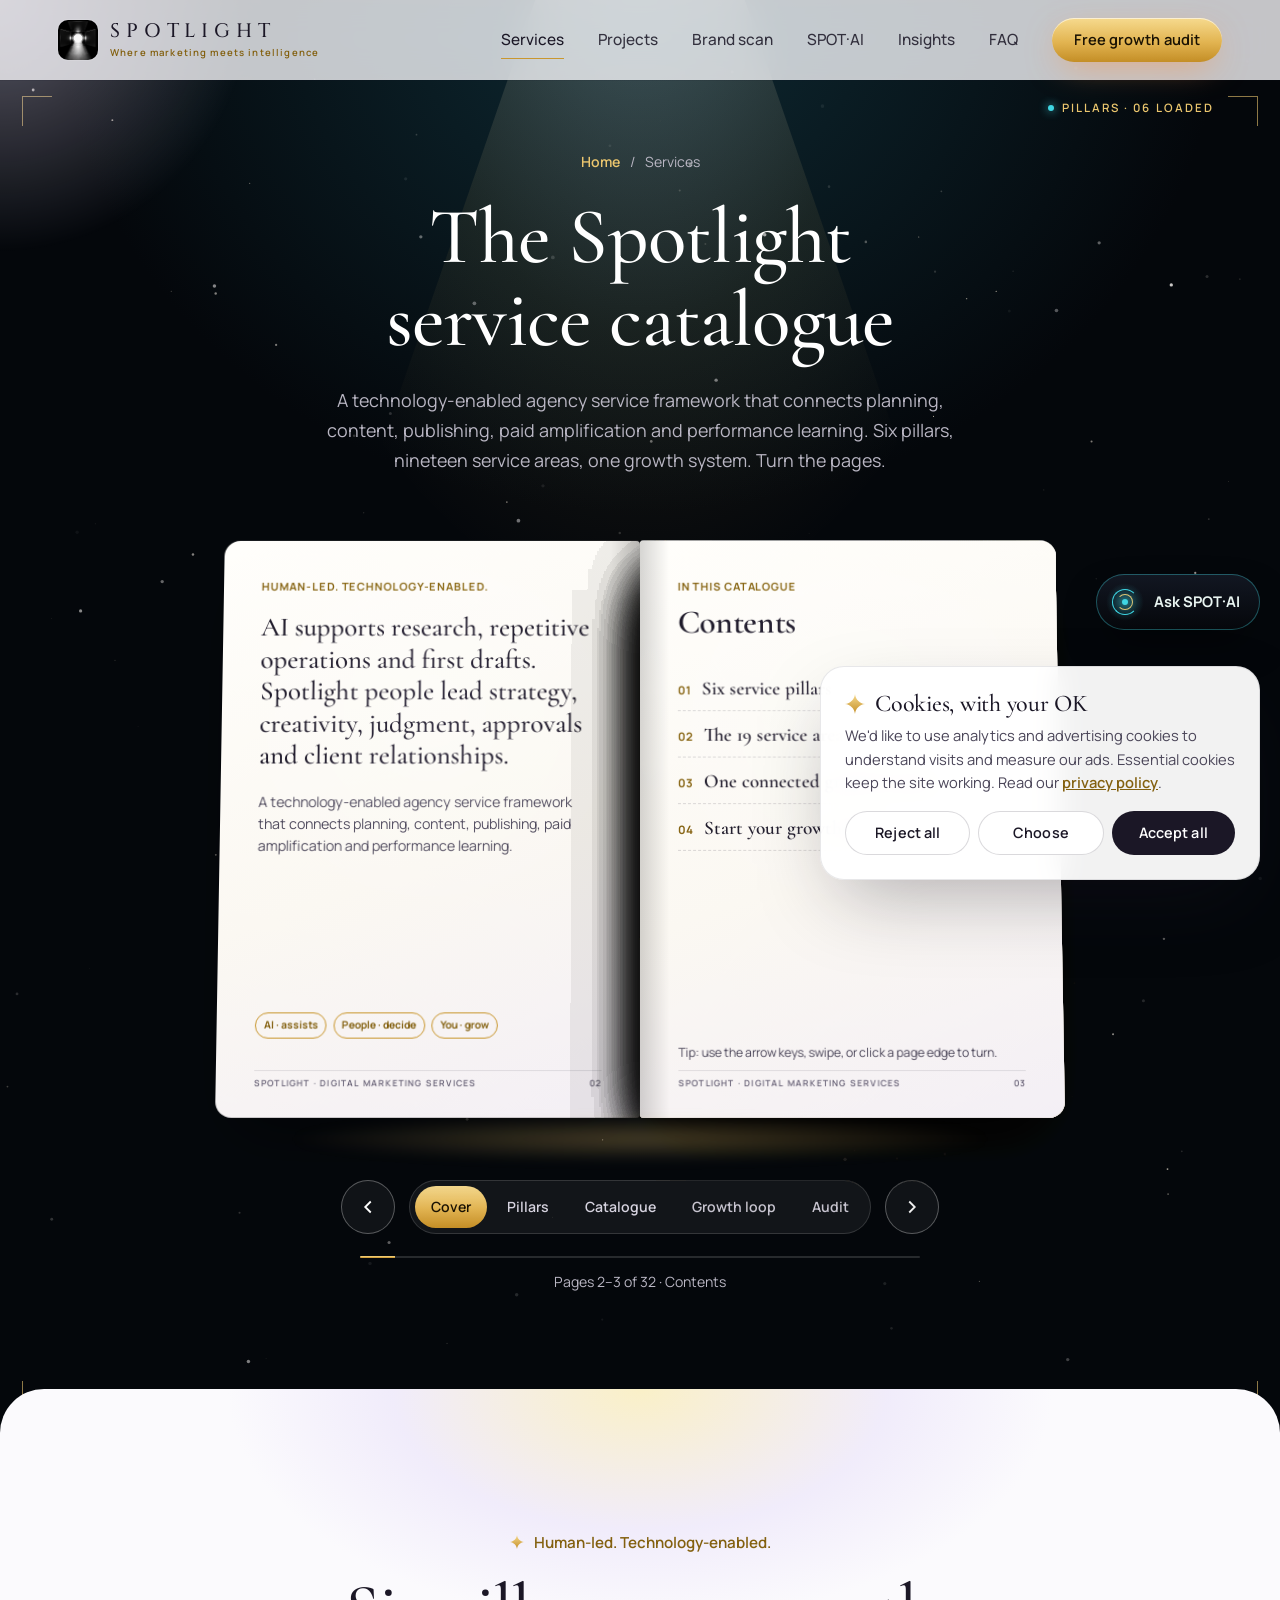
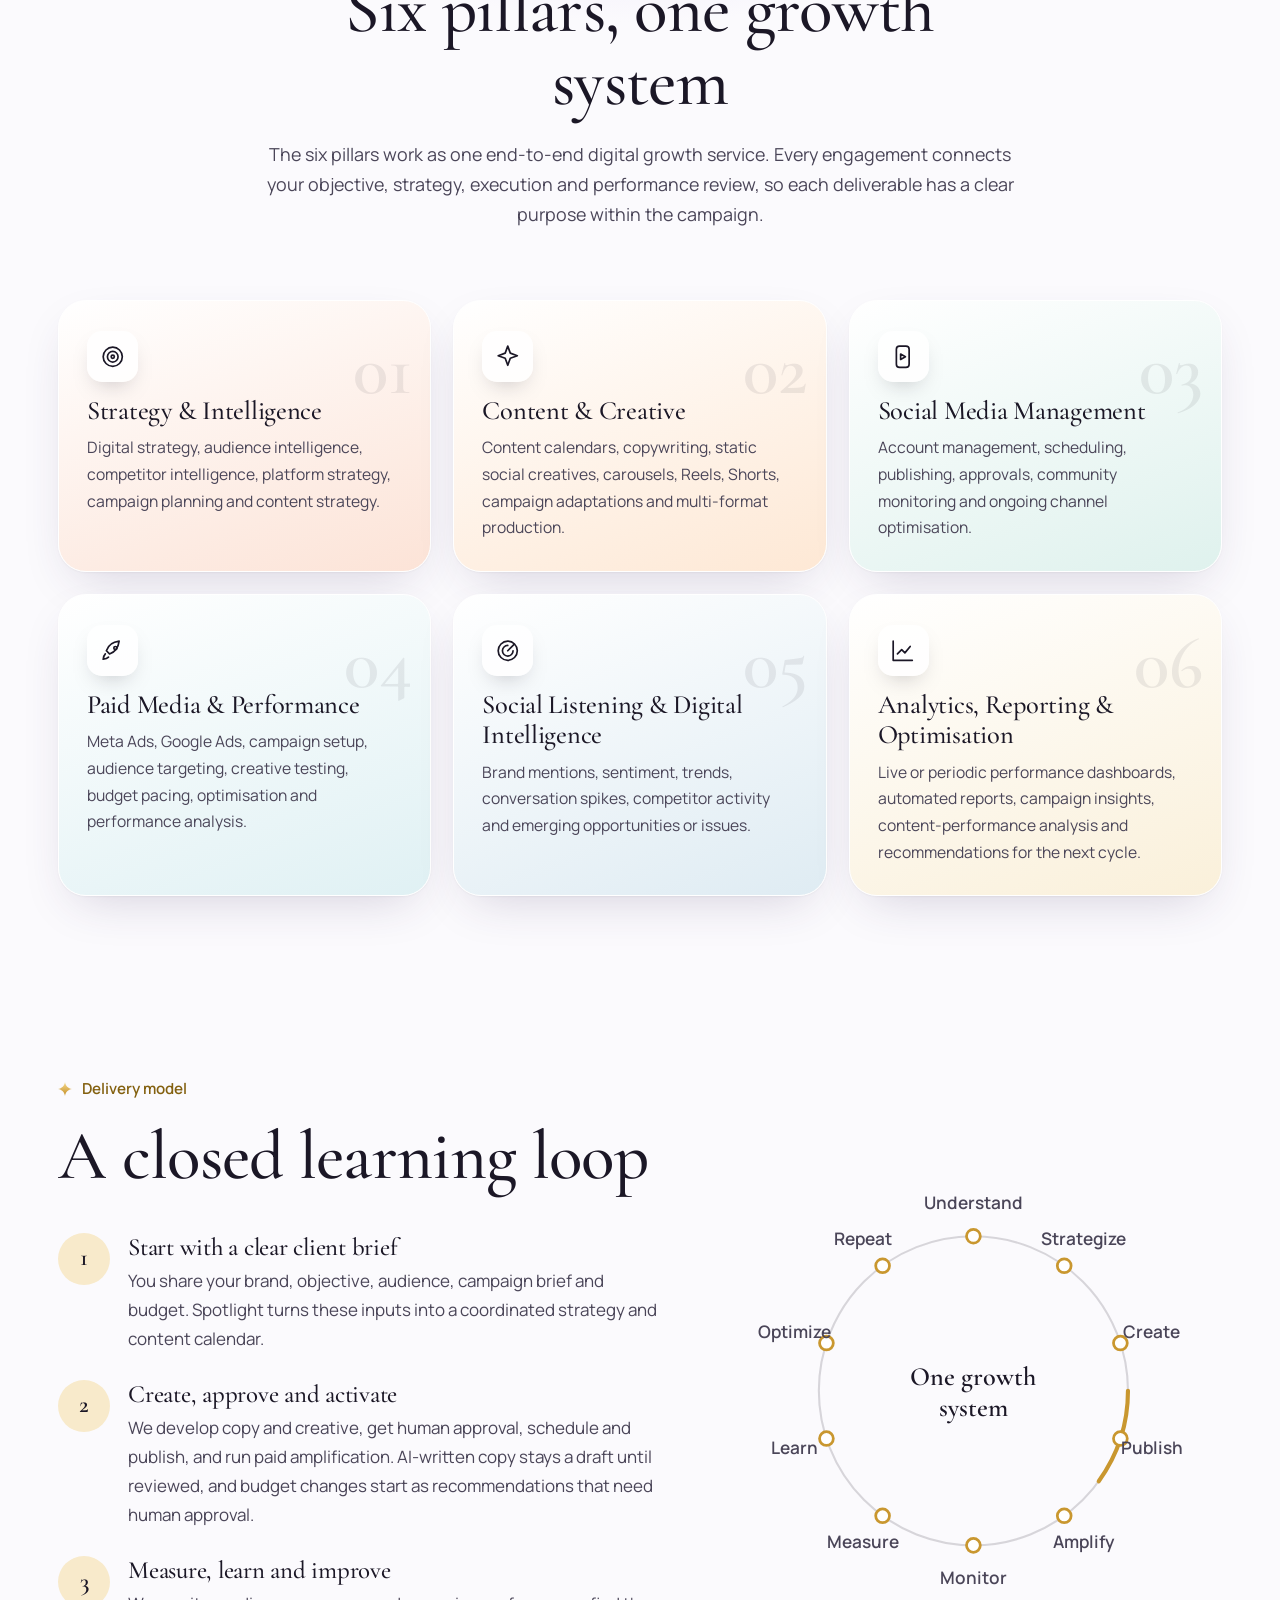
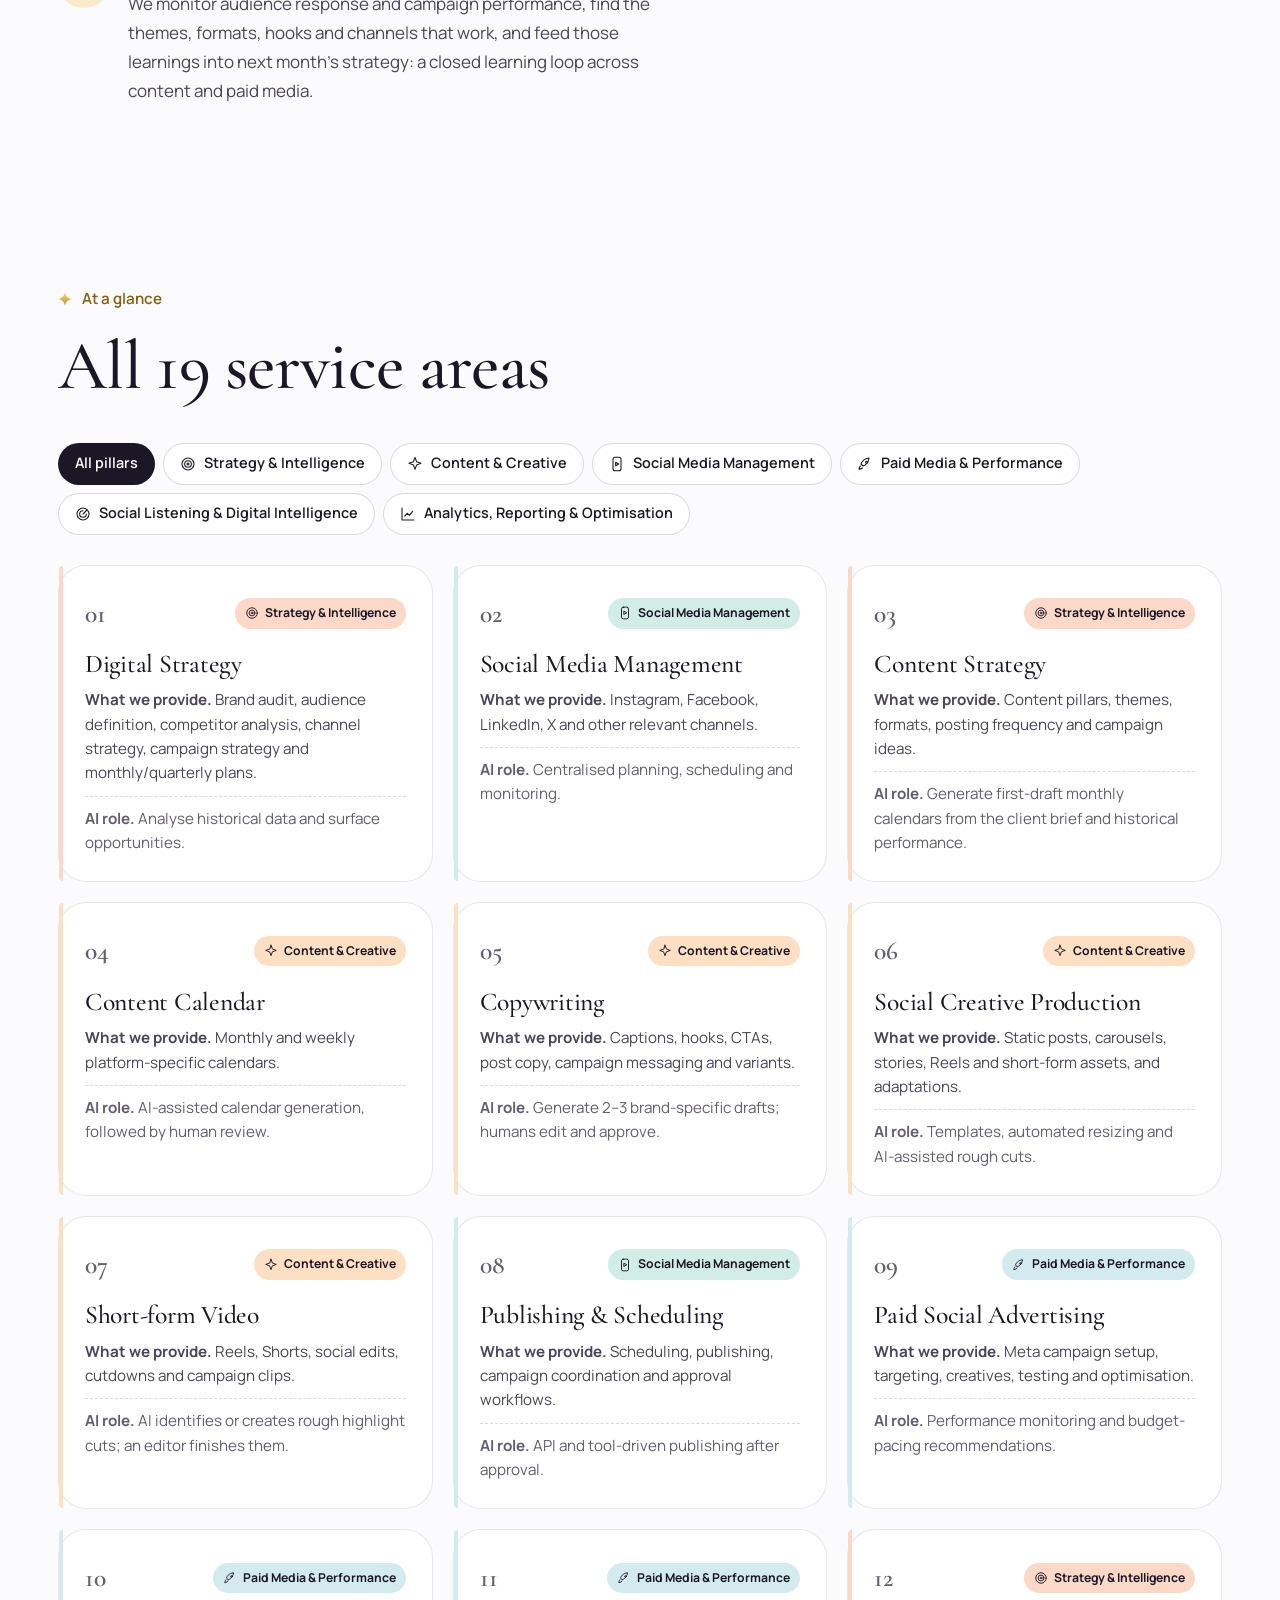
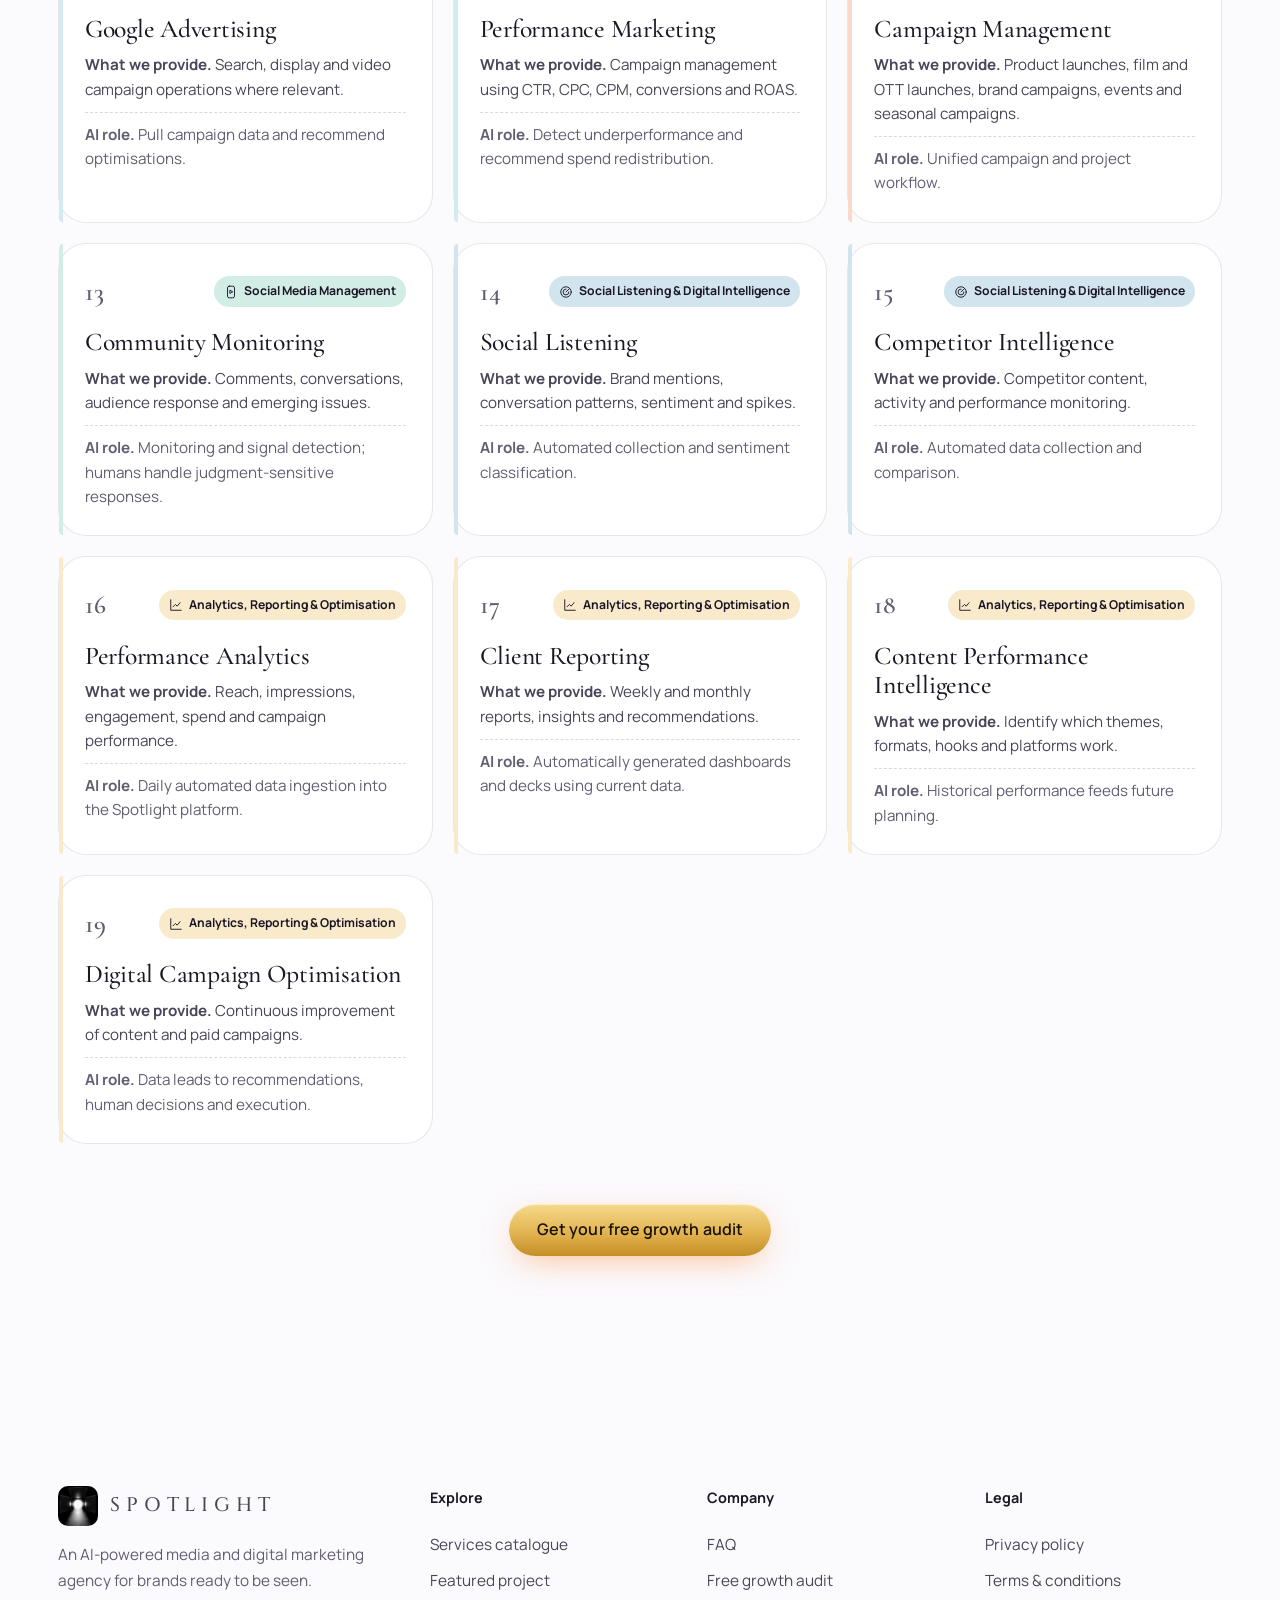
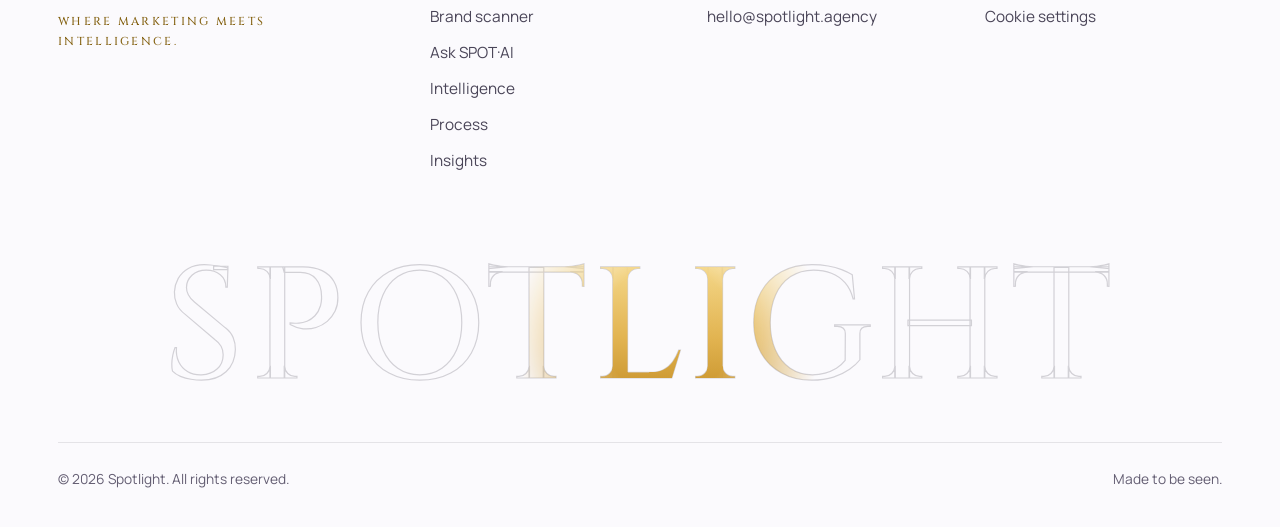
<file: services.html>
<!doctype html>
<html lang="en-IN">
<head>
<meta charset="utf-8">
<meta name="viewport" content="width=device-width, initial-scale=1, viewport-fit=cover">
<title>Services catalogue: 6 pillars, 19 digital marketing services | Spotlight</title>
<meta name="description" content="Turn the pages of the Spotlight service catalogue: strategy, content, social media, Meta and Google ads, social listening and analytics. Human-led, AI-enabled.">
<link rel="canonical" href="https://spotlight.agency/services">
<meta name="robots" content="index, follow, max-image-preview:large">
<meta name="theme-color" content="#FBFAFD">
<meta property="og:type" content="website">
<meta property="og:site_name" content="Spotlight">
<meta property="og:locale" content="en_IN">
<meta property="og:url" content="https://spotlight.agency/services">
<meta property="og:title" content="Services catalogue: 6 pillars, 19 digital marketing services | Spotlight">
<meta property="og:description" content="Turn the pages of the Spotlight service catalogue: strategy, content, social media, Meta and Google ads, social listening and analytics. Human-led, AI-enabled.">
<meta property="og:image" content="https://spotlight.agency/og-image.jpg">
<meta property="og:image:width" content="1200">
<meta property="og:image:height" content="630">
<meta name="twitter:card" content="summary_large_image">
<meta name="twitter:title" content="Services catalogue: 6 pillars, 19 digital marketing services | Spotlight">
<meta name="twitter:description" content="Turn the pages of the Spotlight service catalogue: strategy, content, social media, Meta and Google ads, social listening and analytics. Human-led, AI-enabled.">
<meta name="twitter:image" content="https://spotlight.agency/og-image.jpg">
<link rel="icon" type="image/png" sizes="32x32" href="/favicon-32.png">
<link rel="apple-touch-icon" sizes="180x180" href="/favicon-180.png">
<link rel="manifest" href="/site.webmanifest">
<link rel="alternate" type="application/rss+xml" title="Spotlight Insights" href="/feed.xml">
<link rel="preload" as="font" type="font/woff2" href="/font-manrope.woff2" crossorigin>
<link rel="preload" as="font" type="font/woff2" href="/font-cormorant-500.woff2" crossorigin>
<link rel="stylesheet" href="/style.css">
<script src="/main.js" defer></script>
<script src="/spot-ai.js" defer></script>
<script type="application/ld+json">{"@context":"https://schema.org","@type":"WebPage","name":"Spotlight digital marketing services","url":"https://spotlight.agency/services","description":"A technology-enabled agency service framework that connects planning, content, publishing, paid amplification and performance learning."}</script>
<script type="application/ld+json">{"@context":"https://schema.org","@type":"ItemList","name":"Spotlight service areas","itemListElement":[{"@type":"ListItem","position":1,"item":{"@type":"Service","name":"Digital Strategy","description":"Brand audit, audience definition, competitor analysis, channel strategy, campaign strategy and monthly/quarterly plans. Technology role: Analyse historical data and surface opportunities.","category":"Strategy & Intelligence","provider":{"@type":"Organization","name":"Spotlight","url":"https://spotlight.agency/"},"areaServed":"IN"}},{"@type":"ListItem","position":2,"item":{"@type":"Service","name":"Social Media Management","description":"Instagram, Facebook, LinkedIn, X and other relevant channels. Technology role: Centralised planning, scheduling and monitoring.","category":"Social Media Management","provider":{"@type":"Organization","name":"Spotlight","url":"https://spotlight.agency/"},"areaServed":"IN"}},{"@type":"ListItem","position":3,"item":{"@type":"Service","name":"Content Strategy","description":"Content pillars, themes, formats, posting frequency and campaign ideas. Technology role: Generate first-draft monthly calendars from the client brief and historical performance.","category":"Strategy & Intelligence","provider":{"@type":"Organization","name":"Spotlight","url":"https://spotlight.agency/"},"areaServed":"IN"}},{"@type":"ListItem","position":4,"item":{"@type":"Service","name":"Content Calendar","description":"Monthly and weekly platform-specific calendars. Technology role: AI-assisted calendar generation, followed by human review.","category":"Content & Creative","provider":{"@type":"Organization","name":"Spotlight","url":"https://spotlight.agency/"},"areaServed":"IN"}},{"@type":"ListItem","position":5,"item":{"@type":"Service","name":"Copywriting","description":"Captions, hooks, CTAs, post copy, campaign messaging and variants. Technology role: Generate 2–3 brand-specific drafts; humans edit and approve.","category":"Content & Creative","provider":{"@type":"Organization","name":"Spotlight","url":"https://spotlight.agency/"},"areaServed":"IN"}},{"@type":"ListItem","position":6,"item":{"@type":"Service","name":"Social Creative Production","description":"Static posts, carousels, stories, Reels and short-form assets, and adaptations. Technology role: Templates, automated resizing and AI-assisted rough cuts.","category":"Content & Creative","provider":{"@type":"Organization","name":"Spotlight","url":"https://spotlight.agency/"},"areaServed":"IN"}},{"@type":"ListItem","position":7,"item":{"@type":"Service","name":"Short-form Video","description":"Reels, Shorts, social edits, cutdowns and campaign clips. Technology role: AI identifies or creates rough highlight cuts; an editor finishes them.","category":"Content & Creative","provider":{"@type":"Organization","name":"Spotlight","url":"https://spotlight.agency/"},"areaServed":"IN"}},{"@type":"ListItem","position":8,"item":{"@type":"Service","name":"Publishing & Scheduling","description":"Scheduling, publishing, campaign coordination and approval workflows. Technology role: API and tool-driven publishing after approval.","category":"Social Media Management","provider":{"@type":"Organization","name":"Spotlight","url":"https://spotlight.agency/"},"areaServed":"IN"}},{"@type":"ListItem","position":9,"item":{"@type":"Service","name":"Paid Social Advertising","description":"Meta campaign setup, targeting, creatives, testing and optimisation. Technology role: Performance monitoring and budget-pacing recommendations.","category":"Paid Media & Performance","provider":{"@type":"Organization","name":"Spotlight","url":"https://spotlight.agency/"},"areaServed":"IN"}},{"@type":"ListItem","position":10,"item":{"@type":"Service","name":"Google Advertising","description":"Search, display and video campaign operations where relevant. Technology role: Pull campaign data and recommend optimisations.","category":"Paid Media & Performance","provider":{"@type":"Organization","name":"Spotlight","url":"https://spotlight.agency/"},"areaServed":"IN"}},{"@type":"ListItem","position":11,"item":{"@type":"Service","name":"Performance Marketing","description":"Campaign management using CTR, CPC, CPM, conversions and ROAS. Technology role: Detect underperformance and recommend spend redistribution.","category":"Paid Media & Performance","provider":{"@type":"Organization","name":"Spotlight","url":"https://spotlight.agency/"},"areaServed":"IN"}},{"@type":"ListItem","position":12,"item":{"@type":"Service","name":"Campaign Management","description":"Product launches, film and OTT launches, brand campaigns, events and seasonal campaigns. Technology role: Unified campaign and project workflow.","category":"Strategy & Intelligence","provider":{"@type":"Organization","name":"Spotlight","url":"https://spotlight.agency/"},"areaServed":"IN"}},{"@type":"ListItem","position":13,"item":{"@type":"Service","name":"Community Monitoring","description":"Comments, conversations, audience response and emerging issues. Technology role: Monitoring and signal detection; humans handle judgment-sensitive responses.","category":"Social Media Management","provider":{"@type":"Organization","name":"Spotlight","url":"https://spotlight.agency/"},"areaServed":"IN"}},{"@type":"ListItem","position":14,"item":{"@type":"Service","name":"Social Listening","description":"Brand mentions, conversation patterns, sentiment and spikes. Technology role: Automated collection and sentiment classification.","category":"Social Listening & Digital Intelligence","provider":{"@type":"Organization","name":"Spotlight","url":"https://spotlight.agency/"},"areaServed":"IN"}},{"@type":"ListItem","position":15,"item":{"@type":"Service","name":"Competitor Intelligence","description":"Competitor content, activity and performance monitoring. Technology role: Automated data collection and comparison.","category":"Social Listening & Digital Intelligence","provider":{"@type":"Organization","name":"Spotlight","url":"https://spotlight.agency/"},"areaServed":"IN"}},{"@type":"ListItem","position":16,"item":{"@type":"Service","name":"Performance Analytics","description":"Reach, impressions, engagement, spend and campaign performance. Technology role: Daily automated data ingestion into the Spotlight platform.","category":"Analytics, Reporting & Optimisation","provider":{"@type":"Organization","name":"Spotlight","url":"https://spotlight.agency/"},"areaServed":"IN"}},{"@type":"ListItem","position":17,"item":{"@type":"Service","name":"Client Reporting","description":"Weekly and monthly reports, insights and recommendations. Technology role: Automatically generated dashboards and decks using current data.","category":"Analytics, Reporting & Optimisation","provider":{"@type":"Organization","name":"Spotlight","url":"https://spotlight.agency/"},"areaServed":"IN"}},{"@type":"ListItem","position":18,"item":{"@type":"Service","name":"Content Performance Intelligence","description":"Identify which themes, formats, hooks and platforms work. Technology role: Historical performance feeds future planning.","category":"Analytics, Reporting & Optimisation","provider":{"@type":"Organization","name":"Spotlight","url":"https://spotlight.agency/"},"areaServed":"IN"}},{"@type":"ListItem","position":19,"item":{"@type":"Service","name":"Digital Campaign Optimisation","description":"Continuous improvement of content and paid campaigns. Technology role: Data leads to recommendations, human decisions and execution.","category":"Analytics, Reporting & Optimisation","provider":{"@type":"Organization","name":"Spotlight","url":"https://spotlight.agency/"},"areaServed":"IN"}}]}</script>
<script type="application/ld+json">{"@context":"https://schema.org","@type":"BreadcrumbList","itemListElement":[{"@type":"ListItem","position":1,"name":"Home","item":"https://spotlight.agency/"},{"@type":"ListItem","position":2,"name":"Services","item":"https://spotlight.agency/services"}]}</script>
<script src="/book.js" defer></script>
</head>
<body class="page-light page-services">
<a class="skip" href="#main">Skip to content</a>
<div class="progress" aria-hidden="true"></div>
<div class="spot" aria-hidden="true"></div>
<div class="cursor" aria-hidden="true"></div>
<div class="cursor-ring" aria-hidden="true"><span></span></div>
<noscript><style>[data-reveal]{opacity:1;transform:none;clip-path:none}[data-split] .w>span{transform:none}</style></noscript>
<header class="site-header" id="header">
  <div class="wrap nav">
    <a href="/" class="brand"><img src="/favicon-180.png" alt="" width="40" height="40"><span class="brand-word">SPOTLIGHT<small>Where marketing meets intelligence</small></span></a>
    <button class="burger" type="button" aria-label="Open menu" aria-expanded="false" aria-controls="menu"><i></i><i></i><i></i></button>
    <nav class="menu" id="menu" aria-label="Main">
      <a href="/services" aria-current="page">Services</a>
      <a href="/#projects">Projects</a>
      <a href="/#scanner">Brand scan</a>
      <a href="/#ask">SPOT·AI</a>
      <a href="/insights">Insights</a>
      <a href="/#faq">FAQ</a>
      <a href="/#audit" class="btn btn-gold magnetic" data-cta="nav">Free growth audit</a>
    </nav>
  </div>
</header>
<main id="main">

<section class="stage" aria-labelledby="svc-title">
  <div class="stage-beam" aria-hidden="true"></div>
  <canvas class="dust stage-dust" aria-hidden="true"></canvas>
  <div class="hud-frame" aria-hidden="true"><i></i><i></i><i></i><i></i><span class="hud-read" data-hud-read>SYS · CATALOGUE ONLINE</span></div>
  <div class="wrap stage-head">
    <nav class="crumbs crumbs-dark" aria-label="Breadcrumb"><a href="/">Home</a><span aria-hidden="true">/</span><span>Services</span></nav>
    <h1 id="svc-title" data-split>The Spotlight service catalogue</h1>
    <p class="lede">A technology-enabled agency service framework that connects planning, content, publishing, paid amplification and performance learning. Six pillars, nineteen service areas, one growth system. Turn the pages.</p>
  </div>
  <div class="book-stage">
    <div class="book-wrap" data-book-wrap>
      <div class="book" data-book>
<article class="page pg-cover" data-page="0" aria-label="Page 1 of 32: Cover"><div class="pg-in">
  <div class="cover-foil"></div>
  <img src="/logo-mark.png" alt="" width="120" height="120" class="cover-mark" loading="lazy">
  <p class="cover-brand">SPOTLIGHT</p>
  <div class="cover-rule"><svg class="pg-star" viewBox="0 0 24 24" aria-hidden="true"><use href="#i-star"/></svg></div>
  <h2 class="cover-title">Digital Marketing<br>Services</h2>
  <p class="cover-tag">Strategy. Creativity. Performance.</p>
  <p class="cover-sub">The service catalogue</p></div></article>
<article class="page pg-quote" data-page="1" aria-label="Page 2 of 32: Our promise"><div class="pg-in">
  <p class="pg-kicker">Human-led. Technology-enabled.</p>
  <blockquote class="pg-quote-text">AI supports research, repetitive operations and first drafts. Spotlight people lead strategy, creativity, judgment, approvals and client relationships.</blockquote>
  <p class="pg-body">A technology-enabled agency service framework that connects planning, content, publishing, paid amplification and performance learning.</p>
  <div class="pg-hud" aria-hidden="true"><span>AI · assists</span><span>People · decide</span><span>You · grow</span></div>
  <footer class="pg-foot"><span>SPOTLIGHT · DIGITAL MARKETING SERVICES</span><span>02</span></footer></div></article>
<article class="page pg-contents" data-page="2" aria-label="Page 3 of 32: Contents"><div class="pg-in">
  <p class="pg-kicker">In this catalogue</p>
  <h2 class="pg-h">Contents</h2>
  <ol class="toc">
    <li><button type="button" data-goto="3"><span>01</span> Six service pillars</button><i>04</i></li>
    <li><button type="button" data-goto="9"><span>02</span> The 19 service areas</button><i>10</i></li>
    <li><button type="button" data-goto="28"><span>03</span> One connected growth system</button><i>29</i></li>
    <li><button type="button" data-goto="31"><span>04</span> Start your growth audit</button><i>32</i></li>
  </ol>
  <p class="pg-body small">Tip: use the arrow keys, swipe, or click a page edge to turn.</p>
  <footer class="pg-foot"><span>SPOTLIGHT · DIGITAL MARKETING SERVICES</span><span>03</span></footer></div></article>
<article class="page pg-pillar" data-page="3" aria-label="Page 4 of 32: Pillar 01" style="--gel:var(--rose)"><div class="pg-in">
    <p class="pg-kicker">Pillar 01 of 06</p>
    <div class="pillar-num" aria-hidden="true">01</div>
    <div class="pg-icon"><svg class="" viewBox="0 0 24 24" fill="none" stroke="currentColor" stroke-width="1.6" stroke-linecap="round" stroke-linejoin="round" aria-hidden="true"><circle cx="12" cy="12" r="9"/><circle cx="12" cy="12" r="5"/><circle cx="12" cy="12" r="1.5"/></svg></div>
    <h2 class="pg-h">Strategy &amp; Intelligence</h2>
    <p class="pg-body">Digital strategy, audience intelligence, competitor intelligence, platform strategy, campaign planning and content strategy.</p>
    <p class="pg-label">Service areas in this pillar</p><ul class="pg-chips"><li>Digital Strategy</li><li>Content Strategy</li><li>Campaign Management</li></ul>
    <footer class="pg-foot"><span>SPOTLIGHT · DIGITAL MARKETING SERVICES</span><span>04</span></footer></div></article>
<article class="page pg-pillar" data-page="4" aria-label="Page 5 of 32: Pillar 02" style="--gel:var(--peach)"><div class="pg-in">
    <p class="pg-kicker">Pillar 02 of 06</p>
    <div class="pillar-num" aria-hidden="true">02</div>
    <div class="pg-icon"><svg class="" viewBox="0 0 24 24" fill="none" stroke="currentColor" stroke-width="1.6" stroke-linecap="round" stroke-linejoin="round" aria-hidden="true"><path d="M12 2l2.4 6.6L21 11l-6.6 2.4L12 20l-2.4-6.6L3 11l6.6-2.4z"/></svg></div>
    <h2 class="pg-h">Content &amp; Creative</h2>
    <p class="pg-body">Content calendars, copywriting, static social creatives, carousels, Reels, Shorts, campaign adaptations and multi-format production.</p>
    <p class="pg-label">Service areas in this pillar</p><ul class="pg-chips"><li>Content Calendar</li><li>Copywriting</li><li>Social Creative Production</li><li>Short-form Video</li></ul>
    <footer class="pg-foot"><span>SPOTLIGHT · DIGITAL MARKETING SERVICES</span><span>05</span></footer></div></article>
<article class="page pg-pillar" data-page="5" aria-label="Page 6 of 32: Pillar 03" style="--gel:var(--mint)"><div class="pg-in">
    <p class="pg-kicker">Pillar 03 of 06</p>
    <div class="pillar-num" aria-hidden="true">03</div>
    <div class="pg-icon"><svg class="" viewBox="0 0 24 24" fill="none" stroke="currentColor" stroke-width="1.6" stroke-linecap="round" stroke-linejoin="round" aria-hidden="true"><rect x="6" y="2" width="12" height="20" rx="3"/><path d="M10 9.5v5l4.5-2.5z"/></svg></div>
    <h2 class="pg-h">Social Media Management</h2>
    <p class="pg-body">Account management, scheduling, publishing, approvals, community monitoring and ongoing channel optimisation.</p>
    <p class="pg-label">Service areas in this pillar</p><ul class="pg-chips"><li>Social Media Management</li><li>Publishing &amp; Scheduling</li><li>Community Monitoring</li></ul>
    <footer class="pg-foot"><span>SPOTLIGHT · DIGITAL MARKETING SERVICES</span><span>06</span></footer></div></article>
<article class="page pg-pillar" data-page="6" aria-label="Page 7 of 32: Pillar 04" style="--gel:var(--lilac)"><div class="pg-in">
    <p class="pg-kicker">Pillar 04 of 06</p>
    <div class="pillar-num" aria-hidden="true">04</div>
    <div class="pg-icon"><svg class="" viewBox="0 0 24 24" fill="none" stroke="currentColor" stroke-width="1.6" stroke-linecap="round" stroke-linejoin="round" aria-hidden="true"><path d="M5 15c-1.5 1.5-2 5-2 5s3.5-.5 5-2"/><path d="M9 15l-3-3c1-3 4-8 12-9-1 8-6 11-9 12z"/><circle cx="14.5" cy="9.5" r="1.5"/></svg></div>
    <h2 class="pg-h">Paid Media &amp; Performance</h2>
    <p class="pg-body">Meta Ads, Google Ads, campaign setup, audience targeting, creative testing, budget pacing, optimisation and performance analysis.</p>
    <p class="pg-label">Service areas in this pillar</p><ul class="pg-chips"><li>Paid Social Advertising</li><li>Google Advertising</li><li>Performance Marketing</li></ul>
    <footer class="pg-foot"><span>SPOTLIGHT · DIGITAL MARKETING SERVICES</span><span>07</span></footer></div></article>
<article class="page pg-pillar" data-page="7" aria-label="Page 8 of 32: Pillar 05" style="--gel:var(--sky)"><div class="pg-in">
    <p class="pg-kicker">Pillar 05 of 06</p>
    <div class="pillar-num" aria-hidden="true">05</div>
    <div class="pg-icon"><svg class="" viewBox="0 0 24 24" fill="none" stroke="currentColor" stroke-width="1.6" stroke-linecap="round" stroke-linejoin="round" aria-hidden="true"><circle cx="12" cy="12" r="9"/><path d="M12 12l6-6"/><path d="M12 7a5 5 0 1 0 5 5"/></svg></div>
    <h2 class="pg-h">Social Listening &amp; Digital Intelligence</h2>
    <p class="pg-body">Brand mentions, sentiment, trends, conversation spikes, competitor activity and emerging opportunities or issues.</p>
    <p class="pg-label">Service areas in this pillar</p><ul class="pg-chips"><li>Social Listening</li><li>Competitor Intelligence</li></ul>
    <footer class="pg-foot"><span>SPOTLIGHT · DIGITAL MARKETING SERVICES</span><span>08</span></footer></div></article>
<article class="page pg-pillar" data-page="8" aria-label="Page 9 of 32: Pillar 06" style="--gel:var(--butter)"><div class="pg-in">
    <p class="pg-kicker">Pillar 06 of 06</p>
    <div class="pillar-num" aria-hidden="true">06</div>
    <div class="pg-icon"><svg class="" viewBox="0 0 24 24" fill="none" stroke="currentColor" stroke-width="1.6" stroke-linecap="round" stroke-linejoin="round" aria-hidden="true"><path d="M3 3v18h18"/><path d="M7 15l4-4 3 3 5-6"/></svg></div>
    <h2 class="pg-h">Analytics, Reporting &amp; Optimisation</h2>
    <p class="pg-body">Live or periodic performance dashboards, automated reports, campaign insights, content-performance analysis and recommendations for the next cycle.</p>
    <p class="pg-label">Service areas in this pillar</p><ul class="pg-chips"><li>Performance Analytics</li><li>Client Reporting</li><li>Content Performance Intelligence</li><li>Digital Campaign Optimisation</li></ul>
    <footer class="pg-foot"><span>SPOTLIGHT · DIGITAL MARKETING SERVICES</span><span>09</span></footer></div></article>
<article class="page pg-service" data-page="9" aria-label="Page 10 of 32: Digital Strategy" style="--gel:var(--rose)"><div class="pg-in">
    <div class="svc-top"><p class="pg-kicker">Service 01 / 19</p><span class="pg-pill"><svg class="" viewBox="0 0 24 24" fill="none" stroke="currentColor" stroke-width="1.6" stroke-linecap="round" stroke-linejoin="round" aria-hidden="true"><circle cx="12" cy="12" r="9"/><circle cx="12" cy="12" r="5"/><circle cx="12" cy="12" r="1.5"/></svg>Strategy &amp; Intelligence</span></div>
    <h2 class="pg-h">Digital Strategy</h2>
    <div class="svc-block"><p class="pg-label">What Spotlight provides</p><p class="pg-body">Brand audit, audience definition, competitor analysis, channel strategy, campaign strategy and monthly/quarterly plans.</p></div>
    <div class="svc-block ai"><p class="pg-label"><span class="scan" aria-hidden="true"></span>Technology / AI role</p><p class="pg-body">Analyse historical data and surface opportunities.</p></div>
    <p class="svc-badge">AI-assisted · Human-approved</p>
    <footer class="pg-foot"><span>SPOTLIGHT · DIGITAL MARKETING SERVICES</span><span>10</span></footer></div></article>
<article class="page pg-service" data-page="10" aria-label="Page 11 of 32: Social Media Management" style="--gel:var(--mint)"><div class="pg-in">
    <div class="svc-top"><p class="pg-kicker">Service 02 / 19</p><span class="pg-pill"><svg class="" viewBox="0 0 24 24" fill="none" stroke="currentColor" stroke-width="1.6" stroke-linecap="round" stroke-linejoin="round" aria-hidden="true"><rect x="6" y="2" width="12" height="20" rx="3"/><path d="M10 9.5v5l4.5-2.5z"/></svg>Social Media Management</span></div>
    <h2 class="pg-h">Social Media Management</h2>
    <div class="svc-block"><p class="pg-label">What Spotlight provides</p><p class="pg-body">Instagram, Facebook, LinkedIn, X and other relevant channels.</p></div>
    <div class="svc-block ai"><p class="pg-label"><span class="scan" aria-hidden="true"></span>Technology / AI role</p><p class="pg-body">Centralised planning, scheduling and monitoring.</p></div>
    <p class="svc-badge">AI-assisted · Human-approved</p>
    <footer class="pg-foot"><span>SPOTLIGHT · DIGITAL MARKETING SERVICES</span><span>11</span></footer></div></article>
<article class="page pg-service" data-page="11" aria-label="Page 12 of 32: Content Strategy" style="--gel:var(--rose)"><div class="pg-in">
    <div class="svc-top"><p class="pg-kicker">Service 03 / 19</p><span class="pg-pill"><svg class="" viewBox="0 0 24 24" fill="none" stroke="currentColor" stroke-width="1.6" stroke-linecap="round" stroke-linejoin="round" aria-hidden="true"><circle cx="12" cy="12" r="9"/><circle cx="12" cy="12" r="5"/><circle cx="12" cy="12" r="1.5"/></svg>Strategy &amp; Intelligence</span></div>
    <h2 class="pg-h">Content Strategy</h2>
    <div class="svc-block"><p class="pg-label">What Spotlight provides</p><p class="pg-body">Content pillars, themes, formats, posting frequency and campaign ideas.</p></div>
    <div class="svc-block ai"><p class="pg-label"><span class="scan" aria-hidden="true"></span>Technology / AI role</p><p class="pg-body">Generate first-draft monthly calendars from the client brief and historical performance.</p></div>
    <p class="svc-badge">AI-assisted · Human-approved</p>
    <footer class="pg-foot"><span>SPOTLIGHT · DIGITAL MARKETING SERVICES</span><span>12</span></footer></div></article>
<article class="page pg-service" data-page="12" aria-label="Page 13 of 32: Content Calendar" style="--gel:var(--peach)"><div class="pg-in">
    <div class="svc-top"><p class="pg-kicker">Service 04 / 19</p><span class="pg-pill"><svg class="" viewBox="0 0 24 24" fill="none" stroke="currentColor" stroke-width="1.6" stroke-linecap="round" stroke-linejoin="round" aria-hidden="true"><path d="M12 2l2.4 6.6L21 11l-6.6 2.4L12 20l-2.4-6.6L3 11l6.6-2.4z"/></svg>Content &amp; Creative</span></div>
    <h2 class="pg-h">Content Calendar</h2>
    <div class="svc-block"><p class="pg-label">What Spotlight provides</p><p class="pg-body">Monthly and weekly platform-specific calendars.</p></div>
    <div class="svc-block ai"><p class="pg-label"><span class="scan" aria-hidden="true"></span>Technology / AI role</p><p class="pg-body">AI-assisted calendar generation, followed by human review.</p></div>
    <p class="svc-badge">AI-assisted · Human-approved</p>
    <footer class="pg-foot"><span>SPOTLIGHT · DIGITAL MARKETING SERVICES</span><span>13</span></footer></div></article>
<article class="page pg-service" data-page="13" aria-label="Page 14 of 32: Copywriting" style="--gel:var(--peach)"><div class="pg-in">
    <div class="svc-top"><p class="pg-kicker">Service 05 / 19</p><span class="pg-pill"><svg class="" viewBox="0 0 24 24" fill="none" stroke="currentColor" stroke-width="1.6" stroke-linecap="round" stroke-linejoin="round" aria-hidden="true"><path d="M12 2l2.4 6.6L21 11l-6.6 2.4L12 20l-2.4-6.6L3 11l6.6-2.4z"/></svg>Content &amp; Creative</span></div>
    <h2 class="pg-h">Copywriting</h2>
    <div class="svc-block"><p class="pg-label">What Spotlight provides</p><p class="pg-body">Captions, hooks, CTAs, post copy, campaign messaging and variants.</p></div>
    <div class="svc-block ai"><p class="pg-label"><span class="scan" aria-hidden="true"></span>Technology / AI role</p><p class="pg-body">Generate 2–3 brand-specific drafts; humans edit and approve.</p></div>
    <p class="svc-badge">AI-assisted · Human-approved</p>
    <footer class="pg-foot"><span>SPOTLIGHT · DIGITAL MARKETING SERVICES</span><span>14</span></footer></div></article>
<article class="page pg-service" data-page="14" aria-label="Page 15 of 32: Social Creative Production" style="--gel:var(--peach)"><div class="pg-in">
    <div class="svc-top"><p class="pg-kicker">Service 06 / 19</p><span class="pg-pill"><svg class="" viewBox="0 0 24 24" fill="none" stroke="currentColor" stroke-width="1.6" stroke-linecap="round" stroke-linejoin="round" aria-hidden="true"><path d="M12 2l2.4 6.6L21 11l-6.6 2.4L12 20l-2.4-6.6L3 11l6.6-2.4z"/></svg>Content &amp; Creative</span></div>
    <h2 class="pg-h">Social Creative Production</h2>
    <div class="svc-block"><p class="pg-label">What Spotlight provides</p><p class="pg-body">Static posts, carousels, stories, Reels and short-form assets, and adaptations.</p></div>
    <div class="svc-block ai"><p class="pg-label"><span class="scan" aria-hidden="true"></span>Technology / AI role</p><p class="pg-body">Templates, automated resizing and AI-assisted rough cuts.</p></div>
    <p class="svc-badge">AI-assisted · Human-approved</p>
    <footer class="pg-foot"><span>SPOTLIGHT · DIGITAL MARKETING SERVICES</span><span>15</span></footer></div></article>
<article class="page pg-service" data-page="15" aria-label="Page 16 of 32: Short-form Video" style="--gel:var(--peach)"><div class="pg-in">
    <div class="svc-top"><p class="pg-kicker">Service 07 / 19</p><span class="pg-pill"><svg class="" viewBox="0 0 24 24" fill="none" stroke="currentColor" stroke-width="1.6" stroke-linecap="round" stroke-linejoin="round" aria-hidden="true"><path d="M12 2l2.4 6.6L21 11l-6.6 2.4L12 20l-2.4-6.6L3 11l6.6-2.4z"/></svg>Content &amp; Creative</span></div>
    <h2 class="pg-h">Short-form Video</h2>
    <div class="svc-block"><p class="pg-label">What Spotlight provides</p><p class="pg-body">Reels, Shorts, social edits, cutdowns and campaign clips.</p></div>
    <div class="svc-block ai"><p class="pg-label"><span class="scan" aria-hidden="true"></span>Technology / AI role</p><p class="pg-body">AI identifies or creates rough highlight cuts; an editor finishes them.</p></div>
    <p class="svc-badge">AI-assisted · Human-approved</p>
    <footer class="pg-foot"><span>SPOTLIGHT · DIGITAL MARKETING SERVICES</span><span>16</span></footer></div></article>
<article class="page pg-service" data-page="16" aria-label="Page 17 of 32: Publishing &amp; Scheduling" style="--gel:var(--mint)"><div class="pg-in">
    <div class="svc-top"><p class="pg-kicker">Service 08 / 19</p><span class="pg-pill"><svg class="" viewBox="0 0 24 24" fill="none" stroke="currentColor" stroke-width="1.6" stroke-linecap="round" stroke-linejoin="round" aria-hidden="true"><rect x="6" y="2" width="12" height="20" rx="3"/><path d="M10 9.5v5l4.5-2.5z"/></svg>Social Media Management</span></div>
    <h2 class="pg-h">Publishing &amp; Scheduling</h2>
    <div class="svc-block"><p class="pg-label">What Spotlight provides</p><p class="pg-body">Scheduling, publishing, campaign coordination and approval workflows.</p></div>
    <div class="svc-block ai"><p class="pg-label"><span class="scan" aria-hidden="true"></span>Technology / AI role</p><p class="pg-body">API and tool-driven publishing after approval.</p></div>
    <p class="svc-badge">AI-assisted · Human-approved</p>
    <footer class="pg-foot"><span>SPOTLIGHT · DIGITAL MARKETING SERVICES</span><span>17</span></footer></div></article>
<article class="page pg-service" data-page="17" aria-label="Page 18 of 32: Paid Social Advertising" style="--gel:var(--lilac)"><div class="pg-in">
    <div class="svc-top"><p class="pg-kicker">Service 09 / 19</p><span class="pg-pill"><svg class="" viewBox="0 0 24 24" fill="none" stroke="currentColor" stroke-width="1.6" stroke-linecap="round" stroke-linejoin="round" aria-hidden="true"><path d="M5 15c-1.5 1.5-2 5-2 5s3.5-.5 5-2"/><path d="M9 15l-3-3c1-3 4-8 12-9-1 8-6 11-9 12z"/><circle cx="14.5" cy="9.5" r="1.5"/></svg>Paid Media &amp; Performance</span></div>
    <h2 class="pg-h">Paid Social Advertising</h2>
    <div class="svc-block"><p class="pg-label">What Spotlight provides</p><p class="pg-body">Meta campaign setup, targeting, creatives, testing and optimisation.</p></div>
    <div class="svc-block ai"><p class="pg-label"><span class="scan" aria-hidden="true"></span>Technology / AI role</p><p class="pg-body">Performance monitoring and budget-pacing recommendations.</p></div>
    <p class="svc-badge">AI-assisted · Human-approved</p>
    <footer class="pg-foot"><span>SPOTLIGHT · DIGITAL MARKETING SERVICES</span><span>18</span></footer></div></article>
<article class="page pg-service" data-page="18" aria-label="Page 19 of 32: Google Advertising" style="--gel:var(--lilac)"><div class="pg-in">
    <div class="svc-top"><p class="pg-kicker">Service 10 / 19</p><span class="pg-pill"><svg class="" viewBox="0 0 24 24" fill="none" stroke="currentColor" stroke-width="1.6" stroke-linecap="round" stroke-linejoin="round" aria-hidden="true"><path d="M5 15c-1.5 1.5-2 5-2 5s3.5-.5 5-2"/><path d="M9 15l-3-3c1-3 4-8 12-9-1 8-6 11-9 12z"/><circle cx="14.5" cy="9.5" r="1.5"/></svg>Paid Media &amp; Performance</span></div>
    <h2 class="pg-h">Google Advertising</h2>
    <div class="svc-block"><p class="pg-label">What Spotlight provides</p><p class="pg-body">Search, display and video campaign operations where relevant.</p></div>
    <div class="svc-block ai"><p class="pg-label"><span class="scan" aria-hidden="true"></span>Technology / AI role</p><p class="pg-body">Pull campaign data and recommend optimisations.</p></div>
    <p class="svc-badge">AI-assisted · Human-approved</p>
    <footer class="pg-foot"><span>SPOTLIGHT · DIGITAL MARKETING SERVICES</span><span>19</span></footer></div></article>
<article class="page pg-service" data-page="19" aria-label="Page 20 of 32: Performance Marketing" style="--gel:var(--lilac)"><div class="pg-in">
    <div class="svc-top"><p class="pg-kicker">Service 11 / 19</p><span class="pg-pill"><svg class="" viewBox="0 0 24 24" fill="none" stroke="currentColor" stroke-width="1.6" stroke-linecap="round" stroke-linejoin="round" aria-hidden="true"><path d="M5 15c-1.5 1.5-2 5-2 5s3.5-.5 5-2"/><path d="M9 15l-3-3c1-3 4-8 12-9-1 8-6 11-9 12z"/><circle cx="14.5" cy="9.5" r="1.5"/></svg>Paid Media &amp; Performance</span></div>
    <h2 class="pg-h">Performance Marketing</h2>
    <div class="svc-block"><p class="pg-label">What Spotlight provides</p><p class="pg-body">Campaign management using CTR, CPC, CPM, conversions and ROAS.</p></div>
    <div class="svc-block ai"><p class="pg-label"><span class="scan" aria-hidden="true"></span>Technology / AI role</p><p class="pg-body">Detect underperformance and recommend spend redistribution.</p></div>
    <p class="svc-badge">AI-assisted · Human-approved</p>
    <footer class="pg-foot"><span>SPOTLIGHT · DIGITAL MARKETING SERVICES</span><span>20</span></footer></div></article>
<article class="page pg-service" data-page="20" aria-label="Page 21 of 32: Campaign Management" style="--gel:var(--rose)"><div class="pg-in">
    <div class="svc-top"><p class="pg-kicker">Service 12 / 19</p><span class="pg-pill"><svg class="" viewBox="0 0 24 24" fill="none" stroke="currentColor" stroke-width="1.6" stroke-linecap="round" stroke-linejoin="round" aria-hidden="true"><circle cx="12" cy="12" r="9"/><circle cx="12" cy="12" r="5"/><circle cx="12" cy="12" r="1.5"/></svg>Strategy &amp; Intelligence</span></div>
    <h2 class="pg-h">Campaign Management</h2>
    <div class="svc-block"><p class="pg-label">What Spotlight provides</p><p class="pg-body">Product launches, film and OTT launches, brand campaigns, events and seasonal campaigns.</p></div>
    <div class="svc-block ai"><p class="pg-label"><span class="scan" aria-hidden="true"></span>Technology / AI role</p><p class="pg-body">Unified campaign and project workflow.</p></div>
    <p class="svc-badge">AI-assisted · Human-approved</p>
    <footer class="pg-foot"><span>SPOTLIGHT · DIGITAL MARKETING SERVICES</span><span>21</span></footer></div></article>
<article class="page pg-service" data-page="21" aria-label="Page 22 of 32: Community Monitoring" style="--gel:var(--mint)"><div class="pg-in">
    <div class="svc-top"><p class="pg-kicker">Service 13 / 19</p><span class="pg-pill"><svg class="" viewBox="0 0 24 24" fill="none" stroke="currentColor" stroke-width="1.6" stroke-linecap="round" stroke-linejoin="round" aria-hidden="true"><rect x="6" y="2" width="12" height="20" rx="3"/><path d="M10 9.5v5l4.5-2.5z"/></svg>Social Media Management</span></div>
    <h2 class="pg-h">Community Monitoring</h2>
    <div class="svc-block"><p class="pg-label">What Spotlight provides</p><p class="pg-body">Comments, conversations, audience response and emerging issues.</p></div>
    <div class="svc-block ai"><p class="pg-label"><span class="scan" aria-hidden="true"></span>Technology / AI role</p><p class="pg-body">Monitoring and signal detection; humans handle judgment-sensitive responses.</p></div>
    <p class="svc-badge">AI-assisted · Human-approved</p>
    <footer class="pg-foot"><span>SPOTLIGHT · DIGITAL MARKETING SERVICES</span><span>22</span></footer></div></article>
<article class="page pg-service" data-page="22" aria-label="Page 23 of 32: Social Listening" style="--gel:var(--sky)"><div class="pg-in">
    <div class="svc-top"><p class="pg-kicker">Service 14 / 19</p><span class="pg-pill"><svg class="" viewBox="0 0 24 24" fill="none" stroke="currentColor" stroke-width="1.6" stroke-linecap="round" stroke-linejoin="round" aria-hidden="true"><circle cx="12" cy="12" r="9"/><path d="M12 12l6-6"/><path d="M12 7a5 5 0 1 0 5 5"/></svg>Social Listening &amp; Digital Intelligence</span></div>
    <h2 class="pg-h">Social Listening</h2>
    <div class="svc-block"><p class="pg-label">What Spotlight provides</p><p class="pg-body">Brand mentions, conversation patterns, sentiment and spikes.</p></div>
    <div class="svc-block ai"><p class="pg-label"><span class="scan" aria-hidden="true"></span>Technology / AI role</p><p class="pg-body">Automated collection and sentiment classification.</p></div>
    <p class="svc-badge">AI-assisted · Human-approved</p>
    <footer class="pg-foot"><span>SPOTLIGHT · DIGITAL MARKETING SERVICES</span><span>23</span></footer></div></article>
<article class="page pg-service" data-page="23" aria-label="Page 24 of 32: Competitor Intelligence" style="--gel:var(--sky)"><div class="pg-in">
    <div class="svc-top"><p class="pg-kicker">Service 15 / 19</p><span class="pg-pill"><svg class="" viewBox="0 0 24 24" fill="none" stroke="currentColor" stroke-width="1.6" stroke-linecap="round" stroke-linejoin="round" aria-hidden="true"><circle cx="12" cy="12" r="9"/><path d="M12 12l6-6"/><path d="M12 7a5 5 0 1 0 5 5"/></svg>Social Listening &amp; Digital Intelligence</span></div>
    <h2 class="pg-h">Competitor Intelligence</h2>
    <div class="svc-block"><p class="pg-label">What Spotlight provides</p><p class="pg-body">Competitor content, activity and performance monitoring.</p></div>
    <div class="svc-block ai"><p class="pg-label"><span class="scan" aria-hidden="true"></span>Technology / AI role</p><p class="pg-body">Automated data collection and comparison.</p></div>
    <p class="svc-badge">AI-assisted · Human-approved</p>
    <footer class="pg-foot"><span>SPOTLIGHT · DIGITAL MARKETING SERVICES</span><span>24</span></footer></div></article>
<article class="page pg-service" data-page="24" aria-label="Page 25 of 32: Performance Analytics" style="--gel:var(--butter)"><div class="pg-in">
    <div class="svc-top"><p class="pg-kicker">Service 16 / 19</p><span class="pg-pill"><svg class="" viewBox="0 0 24 24" fill="none" stroke="currentColor" stroke-width="1.6" stroke-linecap="round" stroke-linejoin="round" aria-hidden="true"><path d="M3 3v18h18"/><path d="M7 15l4-4 3 3 5-6"/></svg>Analytics, Reporting &amp; Optimisation</span></div>
    <h2 class="pg-h">Performance Analytics</h2>
    <div class="svc-block"><p class="pg-label">What Spotlight provides</p><p class="pg-body">Reach, impressions, engagement, spend and campaign performance.</p></div>
    <div class="svc-block ai"><p class="pg-label"><span class="scan" aria-hidden="true"></span>Technology / AI role</p><p class="pg-body">Daily automated data ingestion into the Spotlight platform.</p></div>
    <p class="svc-badge">AI-assisted · Human-approved</p>
    <footer class="pg-foot"><span>SPOTLIGHT · DIGITAL MARKETING SERVICES</span><span>25</span></footer></div></article>
<article class="page pg-service" data-page="25" aria-label="Page 26 of 32: Client Reporting" style="--gel:var(--butter)"><div class="pg-in">
    <div class="svc-top"><p class="pg-kicker">Service 17 / 19</p><span class="pg-pill"><svg class="" viewBox="0 0 24 24" fill="none" stroke="currentColor" stroke-width="1.6" stroke-linecap="round" stroke-linejoin="round" aria-hidden="true"><path d="M3 3v18h18"/><path d="M7 15l4-4 3 3 5-6"/></svg>Analytics, Reporting &amp; Optimisation</span></div>
    <h2 class="pg-h">Client Reporting</h2>
    <div class="svc-block"><p class="pg-label">What Spotlight provides</p><p class="pg-body">Weekly and monthly reports, insights and recommendations.</p></div>
    <div class="svc-block ai"><p class="pg-label"><span class="scan" aria-hidden="true"></span>Technology / AI role</p><p class="pg-body">Automatically generated dashboards and decks using current data.</p></div>
    <p class="svc-badge">AI-assisted · Human-approved</p>
    <footer class="pg-foot"><span>SPOTLIGHT · DIGITAL MARKETING SERVICES</span><span>26</span></footer></div></article>
<article class="page pg-service" data-page="26" aria-label="Page 27 of 32: Content Performance Intelligence" style="--gel:var(--butter)"><div class="pg-in">
    <div class="svc-top"><p class="pg-kicker">Service 18 / 19</p><span class="pg-pill"><svg class="" viewBox="0 0 24 24" fill="none" stroke="currentColor" stroke-width="1.6" stroke-linecap="round" stroke-linejoin="round" aria-hidden="true"><path d="M3 3v18h18"/><path d="M7 15l4-4 3 3 5-6"/></svg>Analytics, Reporting &amp; Optimisation</span></div>
    <h2 class="pg-h">Content Performance Intelligence</h2>
    <div class="svc-block"><p class="pg-label">What Spotlight provides</p><p class="pg-body">Identify which themes, formats, hooks and platforms work.</p></div>
    <div class="svc-block ai"><p class="pg-label"><span class="scan" aria-hidden="true"></span>Technology / AI role</p><p class="pg-body">Historical performance feeds future planning.</p></div>
    <p class="svc-badge">AI-assisted · Human-approved</p>
    <footer class="pg-foot"><span>SPOTLIGHT · DIGITAL MARKETING SERVICES</span><span>27</span></footer></div></article>
<article class="page pg-service" data-page="27" aria-label="Page 28 of 32: Digital Campaign Optimisation" style="--gel:var(--butter)"><div class="pg-in">
    <div class="svc-top"><p class="pg-kicker">Service 19 / 19</p><span class="pg-pill"><svg class="" viewBox="0 0 24 24" fill="none" stroke="currentColor" stroke-width="1.6" stroke-linecap="round" stroke-linejoin="round" aria-hidden="true"><path d="M3 3v18h18"/><path d="M7 15l4-4 3 3 5-6"/></svg>Analytics, Reporting &amp; Optimisation</span></div>
    <h2 class="pg-h">Digital Campaign Optimisation</h2>
    <div class="svc-block"><p class="pg-label">What Spotlight provides</p><p class="pg-body">Continuous improvement of content and paid campaigns.</p></div>
    <div class="svc-block ai"><p class="pg-label"><span class="scan" aria-hidden="true"></span>Technology / AI role</p><p class="pg-body">Data leads to recommendations, human decisions and execution.</p></div>
    <p class="svc-badge">AI-assisted · Human-approved</p>
    <footer class="pg-foot"><span>SPOTLIGHT · DIGITAL MARKETING SERVICES</span><span>28</span></footer></div></article>
<article class="page pg-loop" data-page="28" aria-label="Page 29 of 32: Growth loop"><div class="pg-in">
  <p class="pg-kicker">03 / Delivery model</p>
  <h2 class="pg-h">One connected growth system</h2>
  <svg class="loop" viewBox="-30 -10 360 320" role="img" aria-label="The growth loop: Understand, Strategize, Create, Publish, Amplify, Monitor, Measure, Learn, Optimize, Repeat"><circle class="loop-ring" cx="150" cy="150" r="112"/><circle class="loop-run" cx="150" cy="150" r="112"/><g class="ln" style="--k:0"><circle cx="150.0" cy="38.0" r="5"/><text x="150.0" y="18.0" text-anchor="middle">Understand</text></g><g class="ln" style="--k:1"><circle cx="215.8" cy="59.4" r="5"/><text x="229.9" y="44.0" text-anchor="middle">Strategize</text></g><g class="ln" style="--k:2"><circle cx="256.5" cy="115.4" r="5"/><text x="279.3" y="112.0" text-anchor="middle">Create</text></g><g class="ln" style="--k:3"><circle cx="256.5" cy="184.6" r="5"/><text x="279.3" y="196.0" text-anchor="middle">Publish</text></g><g class="ln" style="--k:4"><circle cx="215.8" cy="240.6" r="5"/><text x="229.9" y="264.0" text-anchor="middle">Amplify</text></g><g class="ln" style="--k:5"><circle cx="150.0" cy="262.0" r="5"/><text x="150.0" y="290.0" text-anchor="middle">Monitor</text></g><g class="ln" style="--k:6"><circle cx="84.2" cy="240.6" r="5"/><text x="70.1" y="264.0" text-anchor="middle">Measure</text></g><g class="ln" style="--k:7"><circle cx="43.5" cy="184.6" r="5"/><text x="20.7" y="196.0" text-anchor="middle">Learn</text></g><g class="ln" style="--k:8"><circle cx="43.5" cy="115.4" r="5"/><text x="20.7" y="112.0" text-anchor="middle">Optimize</text></g><g class="ln" style="--k:9"><circle cx="84.2" cy="59.4" r="5"/><text x="70.1" y="44.0" text-anchor="middle">Repeat</text></g><text class="loop-c" x="150" y="146" text-anchor="middle">One growth</text><text class="loop-c" x="150" y="168" text-anchor="middle">system</text></svg>
  <p class="pg-body small">Understand › Strategize › Create › Publish › Amplify<br>Monitor › Measure › Learn › Optimize › Repeat</p>
  <footer class="pg-foot"><span>SPOTLIGHT · DIGITAL MARKETING SERVICES</span><span>29</span></footer></div></article>
<article class="page pg-steps" data-page="29" aria-label="Page 30 of 32: How it works"><div class="pg-in">
  <p class="pg-kicker">How an engagement runs</p>
  <ol class="steps-list"><li><b><span>1</span>Start with a clear client brief</b><p class="pg-body">You share your brand, objective, audience, campaign brief and budget. Spotlight turns these inputs into a coordinated strategy and content calendar.</p></li><li><b><span>2</span>Create, approve and activate</b><p class="pg-body">We develop copy and creative, get human approval, schedule and publish, and run paid amplification. AI-written copy stays a draft until reviewed, and budget changes start as recommendations that need human approval.</p></li><li><b><span>3</span>Measure, learn and improve</b><p class="pg-body">We monitor audience response and campaign performance, find the themes, formats, hooks and channels that work, and feed those learnings into next month's strategy: a closed learning loop across content and paid media.</p></li></ol>
  <footer class="pg-foot"><span>SPOTLIGHT · DIGITAL MARKETING SERVICES</span><span>30</span></footer></div></article>
<article class="page pg-quote" data-page="30" aria-label="Page 31 of 32: Positioning"><div class="pg-in">
  <p class="pg-kicker">Positioning the offer</p>
  <blockquote class="pg-quote-text">The six pillars work as one end-to-end digital growth service. Every engagement connects your objective, strategy, execution and performance review, so each deliverable has a clear purpose within the campaign.</blockquote>
  <div class="pg-hud" aria-hidden="true"><span>Objective</span><span>Strategy</span><span>Execution</span><span>Review</span></div>
  <footer class="pg-foot"><span>SPOTLIGHT · DIGITAL MARKETING SERVICES</span><span>31</span></footer></div></article>
<article class="page pg-back" data-page="31" aria-label="Page 32 of 32: Back cover"><div class="pg-in">
  <div class="cover-foil"></div>
  <p class="cover-brand small">SPOTLIGHT</p>
  <h2 class="cover-title">Ready for your<br>close-up?</h2>
  <p class="cover-sub">Free growth audit · delivered in 48 hours</p>
  <a class="btn btn-gold magnetic" href="/#audit" data-cta="catalogue-back">Get your free growth audit</a>
  <p class="cover-tag small">Where marketing meets intelligence.</p></div></article>
      </div>
    </div>
    <div class="book-ui">
      <button type="button" class="bk-btn" data-prev aria-label="Previous page"><svg viewBox="0 0 24 24" fill="none" stroke="currentColor" stroke-width="2" aria-hidden="true"><path d="M15 6l-6 6 6 6"/></svg></button>
      <div class="bk-tabs" role="group" aria-label="Jump to chapter">
        <button type="button" data-goto="0">Cover</button>
        <button type="button" data-goto="3">Pillars</button>
        <button type="button" data-goto="9">Catalogue</button>
        <button type="button" data-goto="28">Growth loop</button>
        <button type="button" data-goto="31">Audit</button>
      </div>
      <button type="button" class="bk-btn" data-next aria-label="Next page"><svg viewBox="0 0 24 24" fill="none" stroke="currentColor" stroke-width="2" aria-hidden="true"><path d="M9 6l6 6-6 6"/></svg></button>
    </div>
    <div class="bk-progress" aria-hidden="true"><i></i></div>
    <p class="bk-status" aria-live="polite" data-bk-status>Cover</p>
  </div>
</section>

<div class="stagefloor">
  <section class="block" aria-labelledby="pillars-title">
    <div class="wrap">
      <div class="head center">
        <p class="kicker"><svg viewBox="0 0 24 24" aria-hidden="true"><use href="#i-star"/></svg>Human-led. Technology-enabled.</p>
        <h2 id="pillars-title" data-split>Six pillars, one growth system</h2>
        <p class="lede">The six pillars work as one end-to-end digital growth service. Every engagement connects your objective, strategy, execution and performance review, so each deliverable has a clear purpose within the campaign.</p>
      </div>
      <div class="pillars">
        <article class="pillar" style="--gel:var(--rose);--d:0" data-reveal><span class="pillar-n">01</span><div class="pg-icon"><svg class="" viewBox="0 0 24 24" fill="none" stroke="currentColor" stroke-width="1.6" stroke-linecap="round" stroke-linejoin="round" aria-hidden="true"><circle cx="12" cy="12" r="9"/><circle cx="12" cy="12" r="5"/><circle cx="12" cy="12" r="1.5"/></svg></div><h3>Strategy &amp; Intelligence</h3><p>Digital strategy, audience intelligence, competitor intelligence, platform strategy, campaign planning and content strategy.</p></article><article class="pillar" style="--gel:var(--peach);--d:70" data-reveal><span class="pillar-n">02</span><div class="pg-icon"><svg class="" viewBox="0 0 24 24" fill="none" stroke="currentColor" stroke-width="1.6" stroke-linecap="round" stroke-linejoin="round" aria-hidden="true"><path d="M12 2l2.4 6.6L21 11l-6.6 2.4L12 20l-2.4-6.6L3 11l6.6-2.4z"/></svg></div><h3>Content &amp; Creative</h3><p>Content calendars, copywriting, static social creatives, carousels, Reels, Shorts, campaign adaptations and multi-format production.</p></article><article class="pillar" style="--gel:var(--mint);--d:140" data-reveal><span class="pillar-n">03</span><div class="pg-icon"><svg class="" viewBox="0 0 24 24" fill="none" stroke="currentColor" stroke-width="1.6" stroke-linecap="round" stroke-linejoin="round" aria-hidden="true"><rect x="6" y="2" width="12" height="20" rx="3"/><path d="M10 9.5v5l4.5-2.5z"/></svg></div><h3>Social Media Management</h3><p>Account management, scheduling, publishing, approvals, community monitoring and ongoing channel optimisation.</p></article><article class="pillar" style="--gel:var(--lilac);--d:210" data-reveal><span class="pillar-n">04</span><div class="pg-icon"><svg class="" viewBox="0 0 24 24" fill="none" stroke="currentColor" stroke-width="1.6" stroke-linecap="round" stroke-linejoin="round" aria-hidden="true"><path d="M5 15c-1.5 1.5-2 5-2 5s3.5-.5 5-2"/><path d="M9 15l-3-3c1-3 4-8 12-9-1 8-6 11-9 12z"/><circle cx="14.5" cy="9.5" r="1.5"/></svg></div><h3>Paid Media &amp; Performance</h3><p>Meta Ads, Google Ads, campaign setup, audience targeting, creative testing, budget pacing, optimisation and performance analysis.</p></article><article class="pillar" style="--gel:var(--sky);--d:280" data-reveal><span class="pillar-n">05</span><div class="pg-icon"><svg class="" viewBox="0 0 24 24" fill="none" stroke="currentColor" stroke-width="1.6" stroke-linecap="round" stroke-linejoin="round" aria-hidden="true"><circle cx="12" cy="12" r="9"/><path d="M12 12l6-6"/><path d="M12 7a5 5 0 1 0 5 5"/></svg></div><h3>Social Listening &amp; Digital Intelligence</h3><p>Brand mentions, sentiment, trends, conversation spikes, competitor activity and emerging opportunities or issues.</p></article><article class="pillar" style="--gel:var(--butter);--d:350" data-reveal><span class="pillar-n">06</span><div class="pg-icon"><svg class="" viewBox="0 0 24 24" fill="none" stroke="currentColor" stroke-width="1.6" stroke-linecap="round" stroke-linejoin="round" aria-hidden="true"><path d="M3 3v18h18"/><path d="M7 15l4-4 3 3 5-6"/></svg></div><h3>Analytics, Reporting &amp; Optimisation</h3><p>Live or periodic performance dashboards, automated reports, campaign insights, content-performance analysis and recommendations for the next cycle.</p></article>
      </div>
    </div>
  </section>

  <section class="block loop-sec" aria-labelledby="loop-title" style="padding-top:40px">
    <div class="wrap loop-grid">
      <div>
        <p class="kicker"><svg viewBox="0 0 24 24" aria-hidden="true"><use href="#i-star"/></svg>Delivery model</p>
        <h2 id="loop-title" data-split>A closed learning loop</h2>
        <ol class="steps-big"><li data-reveal><span>1</span><div><h3>Start with a clear client brief</h3><p>You share your brand, objective, audience, campaign brief and budget. Spotlight turns these inputs into a coordinated strategy and content calendar.</p></div></li><li data-reveal><span>2</span><div><h3>Create, approve and activate</h3><p>We develop copy and creative, get human approval, schedule and publish, and run paid amplification. AI-written copy stays a draft until reviewed, and budget changes start as recommendations that need human approval.</p></div></li><li data-reveal><span>3</span><div><h3>Measure, learn and improve</h3><p>We monitor audience response and campaign performance, find the themes, formats, hooks and channels that work, and feed those learnings into next month's strategy: a closed learning loop across content and paid media.</p></div></li></ol>
      </div>
      <div class="loop-big" data-reveal="scale"><svg class="loop loop-lg" viewBox="-30 -10 360 320" role="img" aria-label="The growth loop: Understand, Strategize, Create, Publish, Amplify, Monitor, Measure, Learn, Optimize, Repeat"><circle class="loop-ring" cx="150" cy="150" r="112"/><circle class="loop-run" cx="150" cy="150" r="112"/><g class="ln" style="--k:0"><circle cx="150.0" cy="38.0" r="5"/><text x="150.0" y="18.0" text-anchor="middle">Understand</text></g><g class="ln" style="--k:1"><circle cx="215.8" cy="59.4" r="5"/><text x="229.9" y="44.0" text-anchor="middle">Strategize</text></g><g class="ln" style="--k:2"><circle cx="256.5" cy="115.4" r="5"/><text x="279.3" y="112.0" text-anchor="middle">Create</text></g><g class="ln" style="--k:3"><circle cx="256.5" cy="184.6" r="5"/><text x="279.3" y="196.0" text-anchor="middle">Publish</text></g><g class="ln" style="--k:4"><circle cx="215.8" cy="240.6" r="5"/><text x="229.9" y="264.0" text-anchor="middle">Amplify</text></g><g class="ln" style="--k:5"><circle cx="150.0" cy="262.0" r="5"/><text x="150.0" y="290.0" text-anchor="middle">Monitor</text></g><g class="ln" style="--k:6"><circle cx="84.2" cy="240.6" r="5"/><text x="70.1" y="264.0" text-anchor="middle">Measure</text></g><g class="ln" style="--k:7"><circle cx="43.5" cy="184.6" r="5"/><text x="20.7" y="196.0" text-anchor="middle">Learn</text></g><g class="ln" style="--k:8"><circle cx="43.5" cy="115.4" r="5"/><text x="20.7" y="112.0" text-anchor="middle">Optimize</text></g><g class="ln" style="--k:9"><circle cx="84.2" cy="59.4" r="5"/><text x="70.1" y="44.0" text-anchor="middle">Repeat</text></g><text class="loop-c" x="150" y="146" text-anchor="middle">One growth</text><text class="loop-c" x="150" y="168" text-anchor="middle">system</text></svg></div>
    </div>
  </section>

  <section class="block" id="catalogue" aria-labelledby="all-title" style="padding-top:40px">
    <div class="wrap">
      <div class="ins-top">
        <div class="head" style="margin-bottom:0">
          <p class="kicker"><svg viewBox="0 0 24 24" aria-hidden="true"><use href="#i-star"/></svg>At a glance</p>
          <h2 id="all-title" data-split>All 19 service areas</h2>
        </div>
      </div>
      <div class="fchips" role="group" aria-label="Filter by pillar"><button type="button" class="fchip" data-filter="all" aria-pressed="true">All pillars</button><button type="button" class="fchip" data-filter="01" style="--gel:var(--rose)" aria-pressed="false"><svg class="" viewBox="0 0 24 24" fill="none" stroke="currentColor" stroke-width="1.6" stroke-linecap="round" stroke-linejoin="round" aria-hidden="true"><circle cx="12" cy="12" r="9"/><circle cx="12" cy="12" r="5"/><circle cx="12" cy="12" r="1.5"/></svg>Strategy &amp; Intelligence</button><button type="button" class="fchip" data-filter="02" style="--gel:var(--peach)" aria-pressed="false"><svg class="" viewBox="0 0 24 24" fill="none" stroke="currentColor" stroke-width="1.6" stroke-linecap="round" stroke-linejoin="round" aria-hidden="true"><path d="M12 2l2.4 6.6L21 11l-6.6 2.4L12 20l-2.4-6.6L3 11l6.6-2.4z"/></svg>Content &amp; Creative</button><button type="button" class="fchip" data-filter="03" style="--gel:var(--mint)" aria-pressed="false"><svg class="" viewBox="0 0 24 24" fill="none" stroke="currentColor" stroke-width="1.6" stroke-linecap="round" stroke-linejoin="round" aria-hidden="true"><rect x="6" y="2" width="12" height="20" rx="3"/><path d="M10 9.5v5l4.5-2.5z"/></svg>Social Media Management</button><button type="button" class="fchip" data-filter="04" style="--gel:var(--lilac)" aria-pressed="false"><svg class="" viewBox="0 0 24 24" fill="none" stroke="currentColor" stroke-width="1.6" stroke-linecap="round" stroke-linejoin="round" aria-hidden="true"><path d="M5 15c-1.5 1.5-2 5-2 5s3.5-.5 5-2"/><path d="M9 15l-3-3c1-3 4-8 12-9-1 8-6 11-9 12z"/><circle cx="14.5" cy="9.5" r="1.5"/></svg>Paid Media &amp; Performance</button><button type="button" class="fchip" data-filter="05" style="--gel:var(--sky)" aria-pressed="false"><svg class="" viewBox="0 0 24 24" fill="none" stroke="currentColor" stroke-width="1.6" stroke-linecap="round" stroke-linejoin="round" aria-hidden="true"><circle cx="12" cy="12" r="9"/><path d="M12 12l6-6"/><path d="M12 7a5 5 0 1 0 5 5"/></svg>Social Listening &amp; Digital Intelligence</button><button type="button" class="fchip" data-filter="06" style="--gel:var(--butter)" aria-pressed="false"><svg class="" viewBox="0 0 24 24" fill="none" stroke="currentColor" stroke-width="1.6" stroke-linecap="round" stroke-linejoin="round" aria-hidden="true"><path d="M3 3v18h18"/><path d="M7 15l4-4 3 3 5-6"/></svg>Analytics, Reporting &amp; Optimisation</button></div>
      <div class="sgrid" aria-live="polite"><article class="scard" data-pillar="01" style="--gel:var(--rose);--i:0" data-reveal>
    <div class="scard-top"><span class="scard-n">01</span><span class="scard-p"><svg class="" viewBox="0 0 24 24" fill="none" stroke="currentColor" stroke-width="1.6" stroke-linecap="round" stroke-linejoin="round" aria-hidden="true"><circle cx="12" cy="12" r="9"/><circle cx="12" cy="12" r="5"/><circle cx="12" cy="12" r="1.5"/></svg>Strategy &amp; Intelligence</span></div>
    <h3>Digital Strategy</h3>
    <p><b>What we provide.</b> Brand audit, audience definition, competitor analysis, channel strategy, campaign strategy and monthly/quarterly plans.</p>
    <p class="scard-ai"><b>AI role.</b> Analyse historical data and surface opportunities.</p>
  </article>
<article class="scard" data-pillar="03" style="--gel:var(--mint);--i:1" data-reveal>
    <div class="scard-top"><span class="scard-n">02</span><span class="scard-p"><svg class="" viewBox="0 0 24 24" fill="none" stroke="currentColor" stroke-width="1.6" stroke-linecap="round" stroke-linejoin="round" aria-hidden="true"><rect x="6" y="2" width="12" height="20" rx="3"/><path d="M10 9.5v5l4.5-2.5z"/></svg>Social Media Management</span></div>
    <h3>Social Media Management</h3>
    <p><b>What we provide.</b> Instagram, Facebook, LinkedIn, X and other relevant channels.</p>
    <p class="scard-ai"><b>AI role.</b> Centralised planning, scheduling and monitoring.</p>
  </article>
<article class="scard" data-pillar="01" style="--gel:var(--rose);--i:2" data-reveal>
    <div class="scard-top"><span class="scard-n">03</span><span class="scard-p"><svg class="" viewBox="0 0 24 24" fill="none" stroke="currentColor" stroke-width="1.6" stroke-linecap="round" stroke-linejoin="round" aria-hidden="true"><circle cx="12" cy="12" r="9"/><circle cx="12" cy="12" r="5"/><circle cx="12" cy="12" r="1.5"/></svg>Strategy &amp; Intelligence</span></div>
    <h3>Content Strategy</h3>
    <p><b>What we provide.</b> Content pillars, themes, formats, posting frequency and campaign ideas.</p>
    <p class="scard-ai"><b>AI role.</b> Generate first-draft monthly calendars from the client brief and historical performance.</p>
  </article>
<article class="scard" data-pillar="02" style="--gel:var(--peach);--i:3" data-reveal>
    <div class="scard-top"><span class="scard-n">04</span><span class="scard-p"><svg class="" viewBox="0 0 24 24" fill="none" stroke="currentColor" stroke-width="1.6" stroke-linecap="round" stroke-linejoin="round" aria-hidden="true"><path d="M12 2l2.4 6.6L21 11l-6.6 2.4L12 20l-2.4-6.6L3 11l6.6-2.4z"/></svg>Content &amp; Creative</span></div>
    <h3>Content Calendar</h3>
    <p><b>What we provide.</b> Monthly and weekly platform-specific calendars.</p>
    <p class="scard-ai"><b>AI role.</b> AI-assisted calendar generation, followed by human review.</p>
  </article>
<article class="scard" data-pillar="02" style="--gel:var(--peach);--i:4" data-reveal>
    <div class="scard-top"><span class="scard-n">05</span><span class="scard-p"><svg class="" viewBox="0 0 24 24" fill="none" stroke="currentColor" stroke-width="1.6" stroke-linecap="round" stroke-linejoin="round" aria-hidden="true"><path d="M12 2l2.4 6.6L21 11l-6.6 2.4L12 20l-2.4-6.6L3 11l6.6-2.4z"/></svg>Content &amp; Creative</span></div>
    <h3>Copywriting</h3>
    <p><b>What we provide.</b> Captions, hooks, CTAs, post copy, campaign messaging and variants.</p>
    <p class="scard-ai"><b>AI role.</b> Generate 2–3 brand-specific drafts; humans edit and approve.</p>
  </article>
<article class="scard" data-pillar="02" style="--gel:var(--peach);--i:5" data-reveal>
    <div class="scard-top"><span class="scard-n">06</span><span class="scard-p"><svg class="" viewBox="0 0 24 24" fill="none" stroke="currentColor" stroke-width="1.6" stroke-linecap="round" stroke-linejoin="round" aria-hidden="true"><path d="M12 2l2.4 6.6L21 11l-6.6 2.4L12 20l-2.4-6.6L3 11l6.6-2.4z"/></svg>Content &amp; Creative</span></div>
    <h3>Social Creative Production</h3>
    <p><b>What we provide.</b> Static posts, carousels, stories, Reels and short-form assets, and adaptations.</p>
    <p class="scard-ai"><b>AI role.</b> Templates, automated resizing and AI-assisted rough cuts.</p>
  </article>
<article class="scard" data-pillar="02" style="--gel:var(--peach);--i:6" data-reveal>
    <div class="scard-top"><span class="scard-n">07</span><span class="scard-p"><svg class="" viewBox="0 0 24 24" fill="none" stroke="currentColor" stroke-width="1.6" stroke-linecap="round" stroke-linejoin="round" aria-hidden="true"><path d="M12 2l2.4 6.6L21 11l-6.6 2.4L12 20l-2.4-6.6L3 11l6.6-2.4z"/></svg>Content &amp; Creative</span></div>
    <h3>Short-form Video</h3>
    <p><b>What we provide.</b> Reels, Shorts, social edits, cutdowns and campaign clips.</p>
    <p class="scard-ai"><b>AI role.</b> AI identifies or creates rough highlight cuts; an editor finishes them.</p>
  </article>
<article class="scard" data-pillar="03" style="--gel:var(--mint);--i:7" data-reveal>
    <div class="scard-top"><span class="scard-n">08</span><span class="scard-p"><svg class="" viewBox="0 0 24 24" fill="none" stroke="currentColor" stroke-width="1.6" stroke-linecap="round" stroke-linejoin="round" aria-hidden="true"><rect x="6" y="2" width="12" height="20" rx="3"/><path d="M10 9.5v5l4.5-2.5z"/></svg>Social Media Management</span></div>
    <h3>Publishing &amp; Scheduling</h3>
    <p><b>What we provide.</b> Scheduling, publishing, campaign coordination and approval workflows.</p>
    <p class="scard-ai"><b>AI role.</b> API and tool-driven publishing after approval.</p>
  </article>
<article class="scard" data-pillar="04" style="--gel:var(--lilac);--i:8" data-reveal>
    <div class="scard-top"><span class="scard-n">09</span><span class="scard-p"><svg class="" viewBox="0 0 24 24" fill="none" stroke="currentColor" stroke-width="1.6" stroke-linecap="round" stroke-linejoin="round" aria-hidden="true"><path d="M5 15c-1.5 1.5-2 5-2 5s3.5-.5 5-2"/><path d="M9 15l-3-3c1-3 4-8 12-9-1 8-6 11-9 12z"/><circle cx="14.5" cy="9.5" r="1.5"/></svg>Paid Media &amp; Performance</span></div>
    <h3>Paid Social Advertising</h3>
    <p><b>What we provide.</b> Meta campaign setup, targeting, creatives, testing and optimisation.</p>
    <p class="scard-ai"><b>AI role.</b> Performance monitoring and budget-pacing recommendations.</p>
  </article>
<article class="scard" data-pillar="04" style="--gel:var(--lilac);--i:9" data-reveal>
    <div class="scard-top"><span class="scard-n">10</span><span class="scard-p"><svg class="" viewBox="0 0 24 24" fill="none" stroke="currentColor" stroke-width="1.6" stroke-linecap="round" stroke-linejoin="round" aria-hidden="true"><path d="M5 15c-1.5 1.5-2 5-2 5s3.5-.5 5-2"/><path d="M9 15l-3-3c1-3 4-8 12-9-1 8-6 11-9 12z"/><circle cx="14.5" cy="9.5" r="1.5"/></svg>Paid Media &amp; Performance</span></div>
    <h3>Google Advertising</h3>
    <p><b>What we provide.</b> Search, display and video campaign operations where relevant.</p>
    <p class="scard-ai"><b>AI role.</b> Pull campaign data and recommend optimisations.</p>
  </article>
<article class="scard" data-pillar="04" style="--gel:var(--lilac);--i:10" data-reveal>
    <div class="scard-top"><span class="scard-n">11</span><span class="scard-p"><svg class="" viewBox="0 0 24 24" fill="none" stroke="currentColor" stroke-width="1.6" stroke-linecap="round" stroke-linejoin="round" aria-hidden="true"><path d="M5 15c-1.5 1.5-2 5-2 5s3.5-.5 5-2"/><path d="M9 15l-3-3c1-3 4-8 12-9-1 8-6 11-9 12z"/><circle cx="14.5" cy="9.5" r="1.5"/></svg>Paid Media &amp; Performance</span></div>
    <h3>Performance Marketing</h3>
    <p><b>What we provide.</b> Campaign management using CTR, CPC, CPM, conversions and ROAS.</p>
    <p class="scard-ai"><b>AI role.</b> Detect underperformance and recommend spend redistribution.</p>
  </article>
<article class="scard" data-pillar="01" style="--gel:var(--rose);--i:11" data-reveal>
    <div class="scard-top"><span class="scard-n">12</span><span class="scard-p"><svg class="" viewBox="0 0 24 24" fill="none" stroke="currentColor" stroke-width="1.6" stroke-linecap="round" stroke-linejoin="round" aria-hidden="true"><circle cx="12" cy="12" r="9"/><circle cx="12" cy="12" r="5"/><circle cx="12" cy="12" r="1.5"/></svg>Strategy &amp; Intelligence</span></div>
    <h3>Campaign Management</h3>
    <p><b>What we provide.</b> Product launches, film and OTT launches, brand campaigns, events and seasonal campaigns.</p>
    <p class="scard-ai"><b>AI role.</b> Unified campaign and project workflow.</p>
  </article>
<article class="scard" data-pillar="03" style="--gel:var(--mint);--i:12" data-reveal>
    <div class="scard-top"><span class="scard-n">13</span><span class="scard-p"><svg class="" viewBox="0 0 24 24" fill="none" stroke="currentColor" stroke-width="1.6" stroke-linecap="round" stroke-linejoin="round" aria-hidden="true"><rect x="6" y="2" width="12" height="20" rx="3"/><path d="M10 9.5v5l4.5-2.5z"/></svg>Social Media Management</span></div>
    <h3>Community Monitoring</h3>
    <p><b>What we provide.</b> Comments, conversations, audience response and emerging issues.</p>
    <p class="scard-ai"><b>AI role.</b> Monitoring and signal detection; humans handle judgment-sensitive responses.</p>
  </article>
<article class="scard" data-pillar="05" style="--gel:var(--sky);--i:13" data-reveal>
    <div class="scard-top"><span class="scard-n">14</span><span class="scard-p"><svg class="" viewBox="0 0 24 24" fill="none" stroke="currentColor" stroke-width="1.6" stroke-linecap="round" stroke-linejoin="round" aria-hidden="true"><circle cx="12" cy="12" r="9"/><path d="M12 12l6-6"/><path d="M12 7a5 5 0 1 0 5 5"/></svg>Social Listening &amp; Digital Intelligence</span></div>
    <h3>Social Listening</h3>
    <p><b>What we provide.</b> Brand mentions, conversation patterns, sentiment and spikes.</p>
    <p class="scard-ai"><b>AI role.</b> Automated collection and sentiment classification.</p>
  </article>
<article class="scard" data-pillar="05" style="--gel:var(--sky);--i:14" data-reveal>
    <div class="scard-top"><span class="scard-n">15</span><span class="scard-p"><svg class="" viewBox="0 0 24 24" fill="none" stroke="currentColor" stroke-width="1.6" stroke-linecap="round" stroke-linejoin="round" aria-hidden="true"><circle cx="12" cy="12" r="9"/><path d="M12 12l6-6"/><path d="M12 7a5 5 0 1 0 5 5"/></svg>Social Listening &amp; Digital Intelligence</span></div>
    <h3>Competitor Intelligence</h3>
    <p><b>What we provide.</b> Competitor content, activity and performance monitoring.</p>
    <p class="scard-ai"><b>AI role.</b> Automated data collection and comparison.</p>
  </article>
<article class="scard" data-pillar="06" style="--gel:var(--butter);--i:15" data-reveal>
    <div class="scard-top"><span class="scard-n">16</span><span class="scard-p"><svg class="" viewBox="0 0 24 24" fill="none" stroke="currentColor" stroke-width="1.6" stroke-linecap="round" stroke-linejoin="round" aria-hidden="true"><path d="M3 3v18h18"/><path d="M7 15l4-4 3 3 5-6"/></svg>Analytics, Reporting &amp; Optimisation</span></div>
    <h3>Performance Analytics</h3>
    <p><b>What we provide.</b> Reach, impressions, engagement, spend and campaign performance.</p>
    <p class="scard-ai"><b>AI role.</b> Daily automated data ingestion into the Spotlight platform.</p>
  </article>
<article class="scard" data-pillar="06" style="--gel:var(--butter);--i:16" data-reveal>
    <div class="scard-top"><span class="scard-n">17</span><span class="scard-p"><svg class="" viewBox="0 0 24 24" fill="none" stroke="currentColor" stroke-width="1.6" stroke-linecap="round" stroke-linejoin="round" aria-hidden="true"><path d="M3 3v18h18"/><path d="M7 15l4-4 3 3 5-6"/></svg>Analytics, Reporting &amp; Optimisation</span></div>
    <h3>Client Reporting</h3>
    <p><b>What we provide.</b> Weekly and monthly reports, insights and recommendations.</p>
    <p class="scard-ai"><b>AI role.</b> Automatically generated dashboards and decks using current data.</p>
  </article>
<article class="scard" data-pillar="06" style="--gel:var(--butter);--i:17" data-reveal>
    <div class="scard-top"><span class="scard-n">18</span><span class="scard-p"><svg class="" viewBox="0 0 24 24" fill="none" stroke="currentColor" stroke-width="1.6" stroke-linecap="round" stroke-linejoin="round" aria-hidden="true"><path d="M3 3v18h18"/><path d="M7 15l4-4 3 3 5-6"/></svg>Analytics, Reporting &amp; Optimisation</span></div>
    <h3>Content Performance Intelligence</h3>
    <p><b>What we provide.</b> Identify which themes, formats, hooks and platforms work.</p>
    <p class="scard-ai"><b>AI role.</b> Historical performance feeds future planning.</p>
  </article>
<article class="scard" data-pillar="06" style="--gel:var(--butter);--i:18" data-reveal>
    <div class="scard-top"><span class="scard-n">19</span><span class="scard-p"><svg class="" viewBox="0 0 24 24" fill="none" stroke="currentColor" stroke-width="1.6" stroke-linecap="round" stroke-linejoin="round" aria-hidden="true"><path d="M3 3v18h18"/><path d="M7 15l4-4 3 3 5-6"/></svg>Analytics, Reporting &amp; Optimisation</span></div>
    <h3>Digital Campaign Optimisation</h3>
    <p><b>What we provide.</b> Continuous improvement of content and paid campaigns.</p>
    <p class="scard-ai"><b>AI role.</b> Data leads to recommendations, human decisions and execution.</p>
  </article></div>
      <p class="ins-more" style="margin-top:60px"><a href="/#audit" class="btn btn-gold magnetic" data-cta="services-bottom">Get your free growth audit</a></p>
    </div>
  </section>
</div>
</main>
<footer class="site-footer" id="footer">
  <div class="wrap">
    <div class="foot-grid">
      <div class="foot-brand">
        <a href="/" class="brand"><img src="/favicon-180.png" alt="" width="40" height="40" loading="lazy"><span class="brand-word">SPOTLIGHT</span></a>
        <p>An AI-powered media and digital marketing agency for brands ready to be seen.</p>
        <p class="tag">WHERE MARKETING MEETS INTELLIGENCE.</p>
      </div>
      <div><h4>Explore</h4><a href="/services">Services catalogue</a><a href="/#projects">Featured project</a><a href="/#scanner">Brand scanner</a><a href="/#ask">Ask SPOT·AI</a><a href="/#intelligence">Intelligence</a><a href="/#process">Process</a><a href="/insights">Insights</a></div>
      <div><h4>Company</h4><a href="/#faq">FAQ</a><a href="/#audit">Free growth audit</a><a href="mailto:hello@spotlight.agency">hello@spotlight.agency</a></div>
      <div><h4>Legal</h4><a href="/privacy">Privacy policy</a><a href="/terms">Terms &amp; conditions</a><button type="button" data-open-consent>Cookie settings</button></div>
    </div>
    <div class="bigword" aria-hidden="true"><span class="outline">SPOTLIGHT</span><span class="fill">SPOTLIGHT</span></div>
    <div class="copyright"><span>© <span data-year>2026</span> Spotlight. All rights reserved.</span><span>Made to be seen.</span></div>
  </div>
</footer>
<div class="consent" id="consent" role="dialog" aria-labelledby="consent-title" aria-describedby="consent-desc">
  <h2 id="consent-title"><svg width="20" height="20" viewBox="0 0 24 24" aria-hidden="true"><use href="#i-star"/></svg>Cookies, with your OK</h2>
  <p id="consent-desc">We'd like to use analytics and advertising cookies to understand visits and measure our ads. Essential cookies keep the site working. Read our <a href="/privacy#cookies">privacy policy</a>.</p>
  <div class="consent-opts">
    <div class="opt-row"><div><b>Essential</b><span>Required for the site to work</span></div><label class="switch"><input type="checkbox" checked disabled aria-label="Essential cookies, always on"><i></i></label></div>
    <div class="opt-row"><div><b>Analytics</b><span>Google Analytics: anonymous visit stats</span></div><label class="switch"><input type="checkbox" id="c-analytics" aria-label="Analytics cookies"><i></i></label></div>
    <div class="opt-row"><div><b>Marketing</b><span>Meta Pixel: measure and improve our ads</span></div><label class="switch"><input type="checkbox" id="c-marketing" aria-label="Marketing cookies"><i></i></label></div>
  </div>
  <div class="consent-actions">
    <button type="button" class="btn btn-line" data-consent="reject">Reject all</button>
    <button type="button" class="btn btn-line" data-consent="custom">Choose</button>
    <button type="button" class="btn btn-ink" data-consent="accept">Accept all</button>
  </div>
</div>
<svg width="0" height="0" style="position:absolute" aria-hidden="true"><defs><linearGradient id="g-gold" x1="0" y1="0" x2="0" y2="1"><stop offset="0" stop-color="#F6DA8E"/><stop offset="1" stop-color="#C48E26"/></linearGradient><symbol id="i-star" viewBox="0 0 24 24"><path fill="url(#g-gold)" d="M12 0c.6 6.4 5.6 11.4 12 12-6.4.6-11.4 5.6-12 12-.6-6.4-5.6-11.4-12-12C6.4 11.4 11.4 6.4 12 0z"/></symbol></defs></svg>
</body>
</html>
</file>
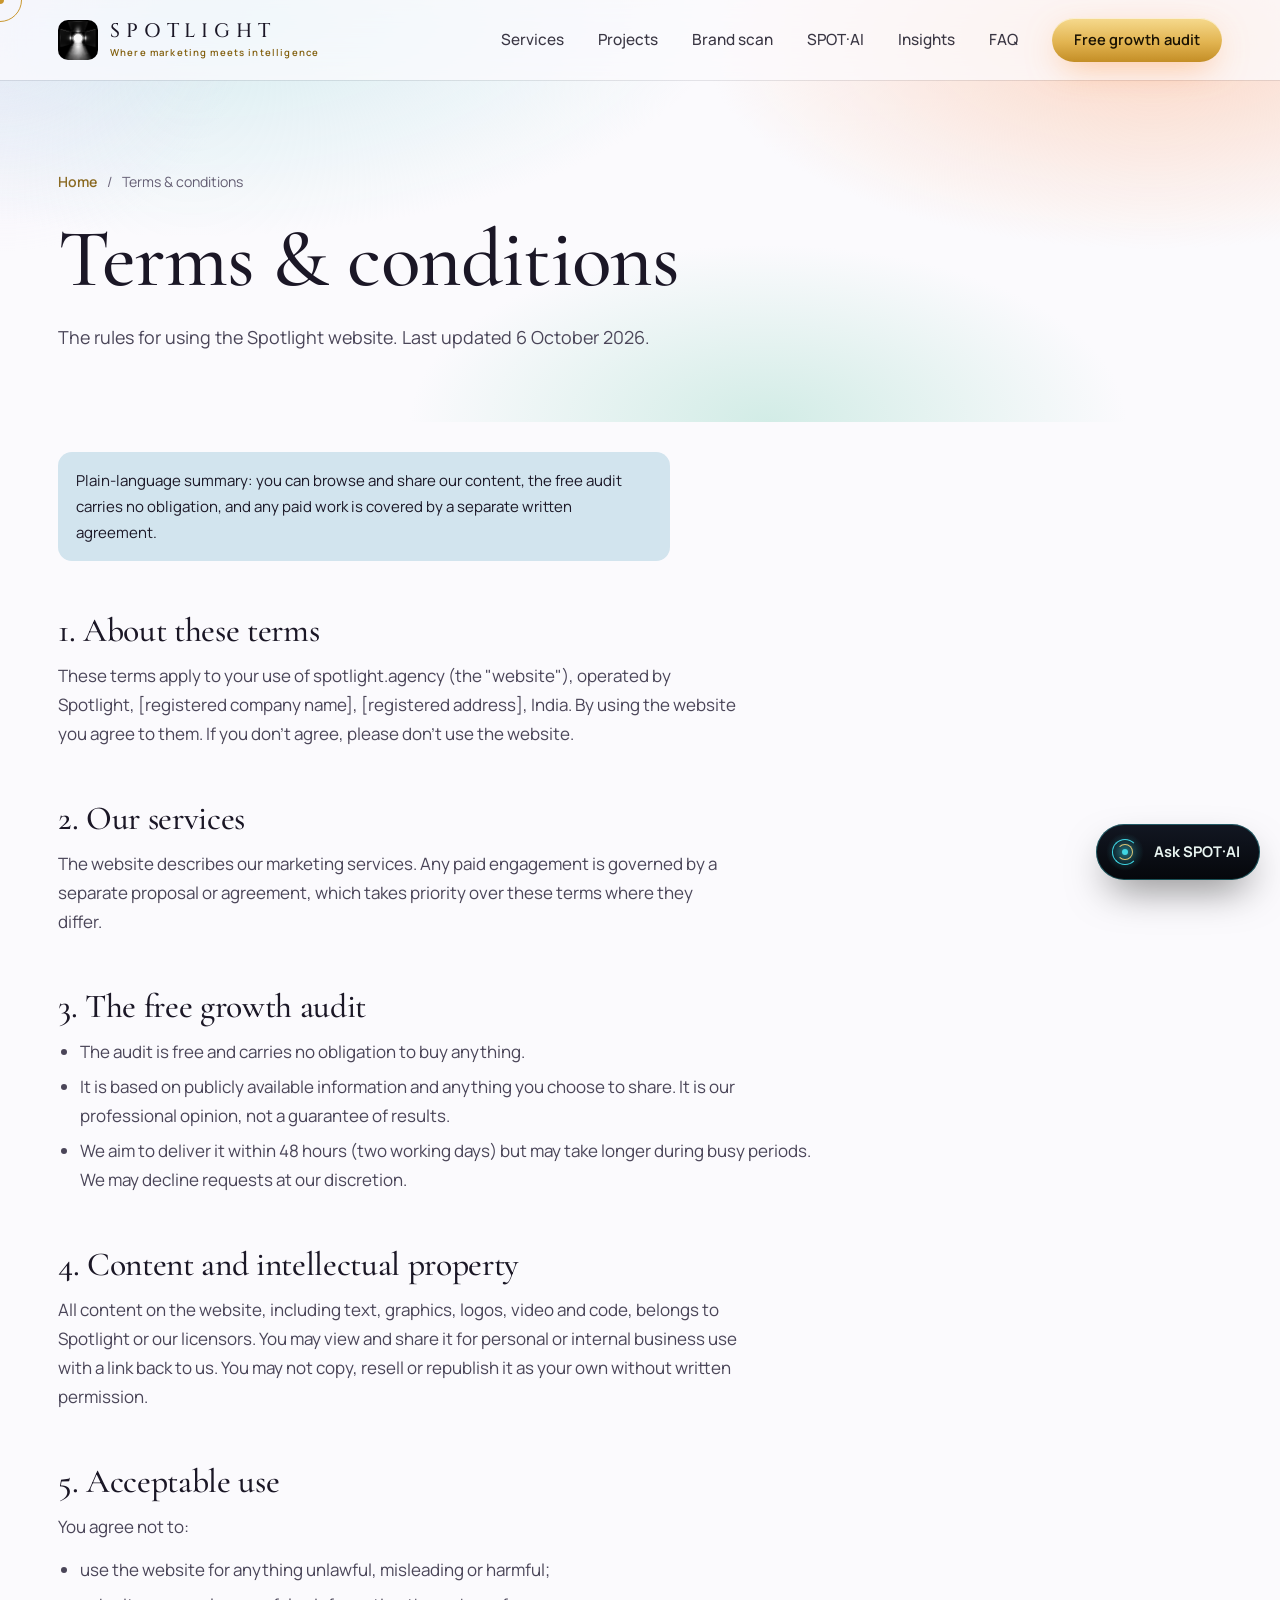
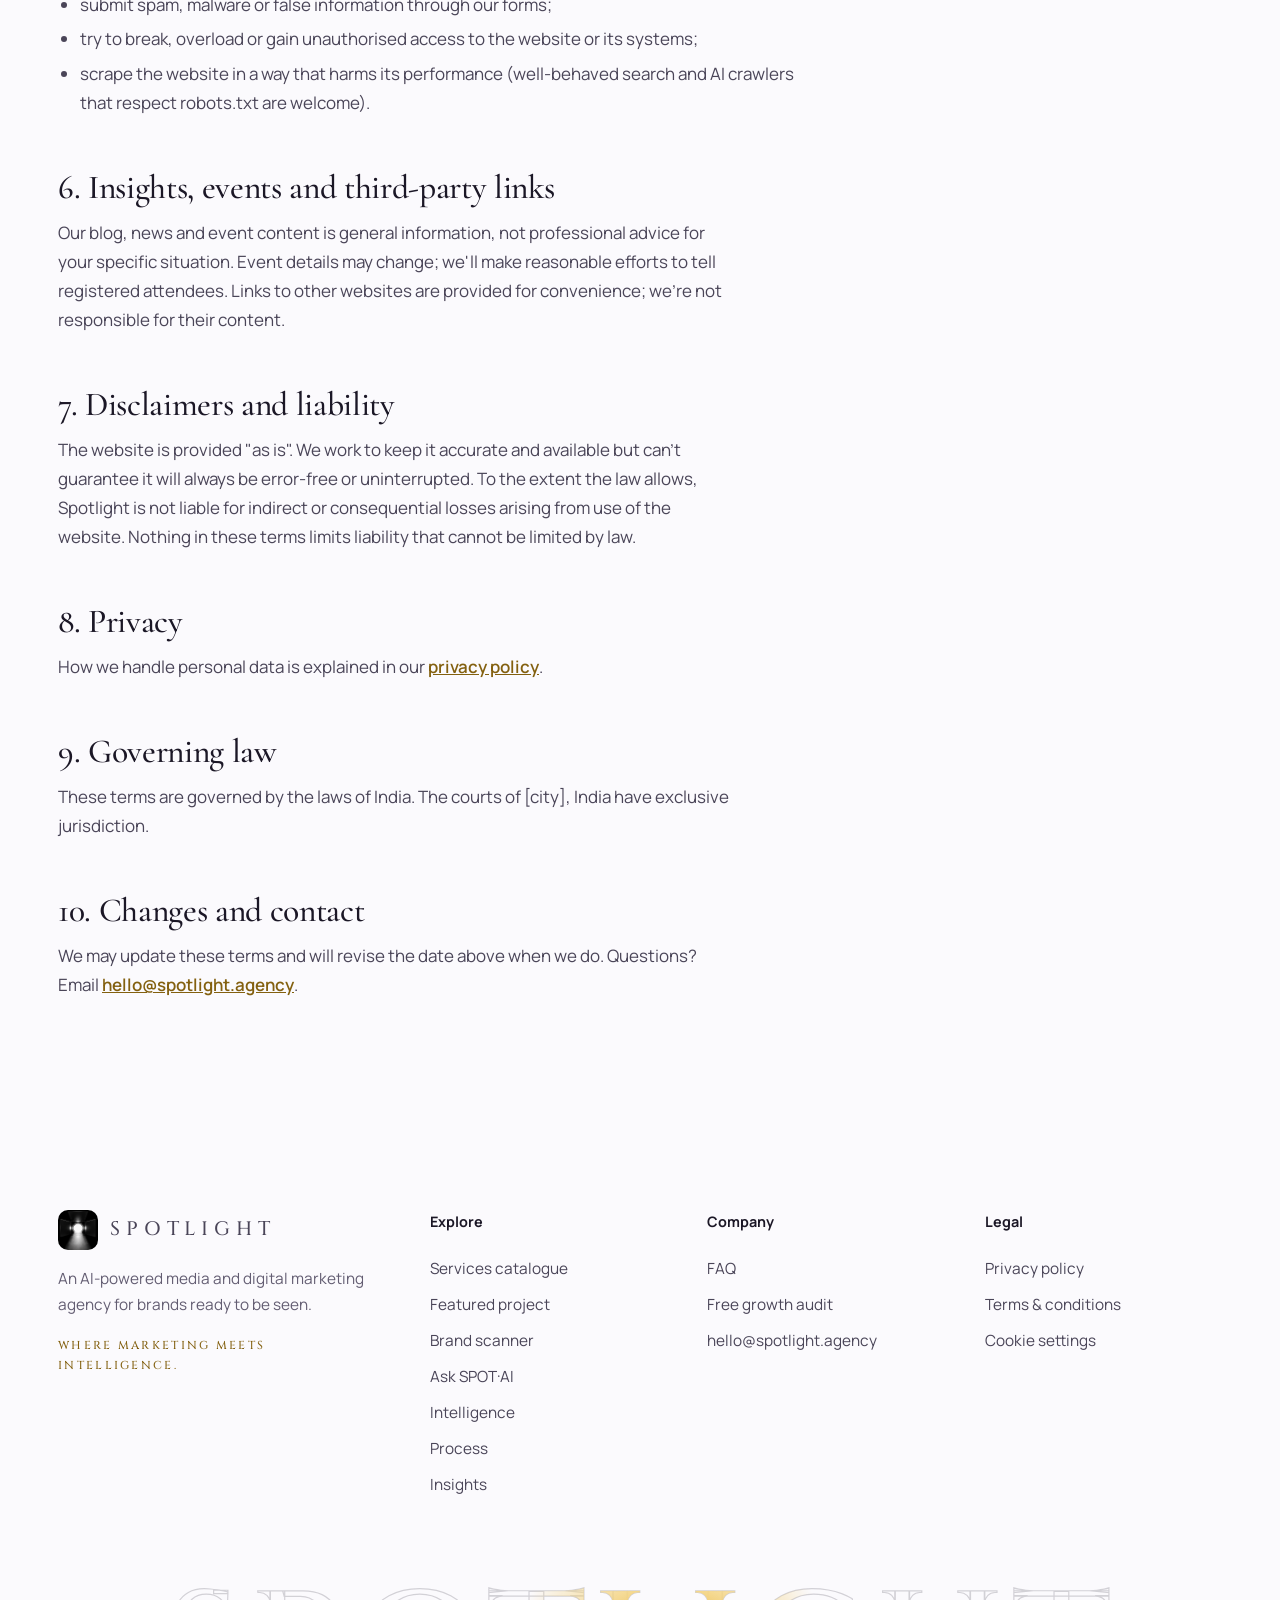
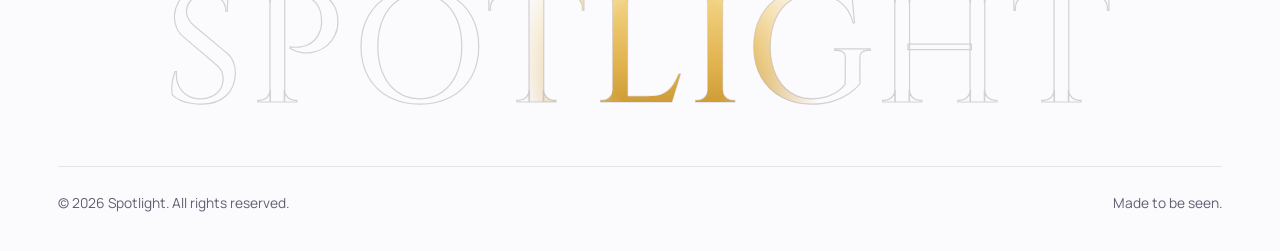
<file: terms (1).html>
<!doctype html>
<html lang="en-IN">
<head>
<meta charset="utf-8">
<meta name="viewport" content="width=device-width, initial-scale=1, viewport-fit=cover">
<title>Terms &amp; conditions | Spotlight</title>
<meta name="description" content="The terms for using the Spotlight website, the free growth audit, our content and insights.">
<link rel="canonical" href="https://spotlight.agency/terms">
<meta name="robots" content="index, follow, max-image-preview:large">
<meta name="theme-color" content="#FBFAFD">
<meta property="og:type" content="website">
<meta property="og:site_name" content="Spotlight">
<meta property="og:locale" content="en_IN">
<meta property="og:url" content="https://spotlight.agency/terms">
<meta property="og:title" content="Terms &amp; conditions | Spotlight">
<meta property="og:description" content="The terms for using the Spotlight website, the free growth audit, our content and insights.">
<meta property="og:image" content="https://spotlight.agency/og-image.jpg">
<meta property="og:image:width" content="1200">
<meta property="og:image:height" content="630">
<meta name="twitter:card" content="summary_large_image">
<meta name="twitter:title" content="Terms &amp; conditions | Spotlight">
<meta name="twitter:description" content="The terms for using the Spotlight website, the free growth audit, our content and insights.">
<meta name="twitter:image" content="https://spotlight.agency/og-image.jpg">
<link rel="icon" type="image/png" sizes="32x32" href="/favicon-32.png">
<link rel="apple-touch-icon" sizes="180x180" href="/favicon-180.png">
<link rel="manifest" href="/site.webmanifest">
<link rel="alternate" type="application/rss+xml" title="Spotlight Insights" href="/feed.xml">
<link rel="preload" as="font" type="font/woff2" href="/font-manrope.woff2" crossorigin>
<link rel="preload" as="font" type="font/woff2" href="/font-cormorant-500.woff2" crossorigin>
<link rel="stylesheet" href="/style.css">
<script src="/main.js" defer></script>
<script src="/spot-ai.js" defer></script>
<script type="application/ld+json">{"@context":"https://schema.org","@type":"WebPage","name":"Terms & conditions","url":"https://spotlight.agency/terms","dateModified":"2026-10-03"}</script>
<script type="application/ld+json">{"@context":"https://schema.org","@type":"BreadcrumbList","itemListElement":[{"@type":"ListItem","position":1,"name":"Home","item":"https://spotlight.agency/"},{"@type":"ListItem","position":2,"name":"Terms & conditions","item":"https://spotlight.agency/terms"}]}</script>

</head>
<body class="page-light">
<a class="skip" href="#main">Skip to content</a>
<div class="progress" aria-hidden="true"></div>
<div class="spot" aria-hidden="true"></div>
<div class="cursor" aria-hidden="true"></div>
<div class="cursor-ring" aria-hidden="true"><span></span></div>
<noscript><style>[data-reveal]{opacity:1;transform:none;clip-path:none}[data-split] .w>span{transform:none}</style></noscript>
<header class="site-header" id="header">
  <div class="wrap nav">
    <a href="/" class="brand"><img src="/favicon-180.png" alt="" width="40" height="40"><span class="brand-word">SPOTLIGHT<small>Where marketing meets intelligence</small></span></a>
    <button class="burger" type="button" aria-label="Open menu" aria-expanded="false" aria-controls="menu"><i></i><i></i><i></i></button>
    <nav class="menu" id="menu" aria-label="Main">
      <a href="/services">Services</a>
      <a href="/#projects">Projects</a>
      <a href="/#scanner">Brand scan</a>
      <a href="/#ask">SPOT·AI</a>
      <a href="/insights">Insights</a>
      <a href="/#faq">FAQ</a>
      <a href="/#audit" class="btn btn-gold magnetic" data-cta="nav">Free growth audit</a>
    </nav>
  </div>
</header>
<main id="main">
<section class="page-hero"><div class="wrap">
  <nav class="crumbs" aria-label="Breadcrumb"><a href="/">Home</a><span aria-hidden="true">/</span><span>Terms &amp; conditions</span></nav>
  <h1 data-split>Terms &amp; conditions</h1>
  <p class="lede">The rules for using the Spotlight website. Last updated 6 October 2026.</p>
</div></section>
<div class="wrap"><div class="prose" data-reveal>
<p class="note">Plain-language summary: you can browse and share our content, the free audit carries no obligation, and any paid work is covered by a separate written agreement.</p>

<h2>1. About these terms</h2>
<p>These terms apply to your use of spotlight.agency (the "website"), operated by Spotlight, [registered company name], [registered address], India. By using the website you agree to them. If you don't agree, please don't use the website.</p>

<h2>2. Our services</h2>
<p>The website describes our marketing services. Any paid engagement is governed by a separate proposal or agreement, which takes priority over these terms where they differ.</p>

<h2>3. The free growth audit</h2>
<ul>
<li>The audit is free and carries no obligation to buy anything.</li>
<li>It is based on publicly available information and anything you choose to share. It is our professional opinion, not a guarantee of results.</li>
<li>We aim to deliver it within 48 hours (two working days) but may take longer during busy periods. We may decline requests at our discretion.</li>
</ul>

<h2>4. Content and intellectual property</h2>
<p>All content on the website, including text, graphics, logos, video and code, belongs to Spotlight or our licensors. You may view and share it for personal or internal business use with a link back to us. You may not copy, resell or republish it as your own without written permission.</p>

<h2>5. Acceptable use</h2>
<p>You agree not to:</p>
<ul>
<li>use the website for anything unlawful, misleading or harmful;</li>
<li>submit spam, malware or false information through our forms;</li>
<li>try to break, overload or gain unauthorised access to the website or its systems;</li>
<li>scrape the website in a way that harms its performance (well-behaved search and AI crawlers that respect robots.txt are welcome).</li>
</ul>

<h2>6. Insights, events and third-party links</h2>
<p>Our blog, news and event content is general information, not professional advice for your specific situation. Event details may change; we'll make reasonable efforts to tell registered attendees. Links to other websites are provided for convenience; we're not responsible for their content.</p>

<h2>7. Disclaimers and liability</h2>
<p>The website is provided "as is". We work to keep it accurate and available but can't guarantee it will always be error-free or uninterrupted. To the extent the law allows, Spotlight is not liable for indirect or consequential losses arising from use of the website. Nothing in these terms limits liability that cannot be limited by law.</p>

<h2>8. Privacy</h2>
<p>How we handle personal data is explained in our <a href="/privacy">privacy policy</a>.</p>

<h2>9. Governing law</h2>
<p>These terms are governed by the laws of India. The courts of [city], India have exclusive jurisdiction.</p>

<h2>10. Changes and contact</h2>
<p>We may update these terms and will revise the date above when we do. Questions? Email <a href="mailto:hello@spotlight.agency">hello@spotlight.agency</a>.</p>
</div></div>
</main>
<footer class="site-footer" id="footer">
  <div class="wrap">
    <div class="foot-grid">
      <div class="foot-brand">
        <a href="/" class="brand"><img src="/favicon-180.png" alt="" width="40" height="40" loading="lazy"><span class="brand-word">SPOTLIGHT</span></a>
        <p>An AI-powered media and digital marketing agency for brands ready to be seen.</p>
        <p class="tag">WHERE MARKETING MEETS INTELLIGENCE.</p>
      </div>
      <div><h4>Explore</h4><a href="/services">Services catalogue</a><a href="/#projects">Featured project</a><a href="/#scanner">Brand scanner</a><a href="/#ask">Ask SPOT·AI</a><a href="/#intelligence">Intelligence</a><a href="/#process">Process</a><a href="/insights">Insights</a></div>
      <div><h4>Company</h4><a href="/#faq">FAQ</a><a href="/#audit">Free growth audit</a><a href="mailto:hello@spotlight.agency">hello@spotlight.agency</a></div>
      <div><h4>Legal</h4><a href="/privacy">Privacy policy</a><a href="/terms">Terms &amp; conditions</a><button type="button" data-open-consent>Cookie settings</button></div>
    </div>
    <div class="bigword" aria-hidden="true"><span class="outline">SPOTLIGHT</span><span class="fill">SPOTLIGHT</span></div>
    <div class="copyright"><span>© <span data-year>2026</span> Spotlight. All rights reserved.</span><span>Made to be seen.</span></div>
  </div>
</footer>
<div class="consent" id="consent" role="dialog" aria-labelledby="consent-title" aria-describedby="consent-desc">
  <h2 id="consent-title"><svg width="20" height="20" viewBox="0 0 24 24" aria-hidden="true"><use href="#i-star"/></svg>Cookies, with your OK</h2>
  <p id="consent-desc">We'd like to use analytics and advertising cookies to understand visits and measure our ads. Essential cookies keep the site working. Read our <a href="/privacy#cookies">privacy policy</a>.</p>
  <div class="consent-opts">
    <div class="opt-row"><div><b>Essential</b><span>Required for the site to work</span></div><label class="switch"><input type="checkbox" checked disabled aria-label="Essential cookies, always on"><i></i></label></div>
    <div class="opt-row"><div><b>Analytics</b><span>Google Analytics: anonymous visit stats</span></div><label class="switch"><input type="checkbox" id="c-analytics" aria-label="Analytics cookies"><i></i></label></div>
    <div class="opt-row"><div><b>Marketing</b><span>Meta Pixel: measure and improve our ads</span></div><label class="switch"><input type="checkbox" id="c-marketing" aria-label="Marketing cookies"><i></i></label></div>
  </div>
  <div class="consent-actions">
    <button type="button" class="btn btn-line" data-consent="reject">Reject all</button>
    <button type="button" class="btn btn-line" data-consent="custom">Choose</button>
    <button type="button" class="btn btn-ink" data-consent="accept">Accept all</button>
  </div>
</div>
<svg width="0" height="0" style="position:absolute" aria-hidden="true"><defs><linearGradient id="g-gold" x1="0" y1="0" x2="0" y2="1"><stop offset="0" stop-color="#F6DA8E"/><stop offset="1" stop-color="#C48E26"/></linearGradient><symbol id="i-star" viewBox="0 0 24 24"><path fill="url(#g-gold)" d="M12 0c.6 6.4 5.6 11.4 12 12-6.4.6-11.4 5.6-12 12-.6-6.4-5.6-11.4-12-12C6.4 11.4 11.4 6.4 12 0z"/></symbol></defs></svg>
</body>
</html>
</file>
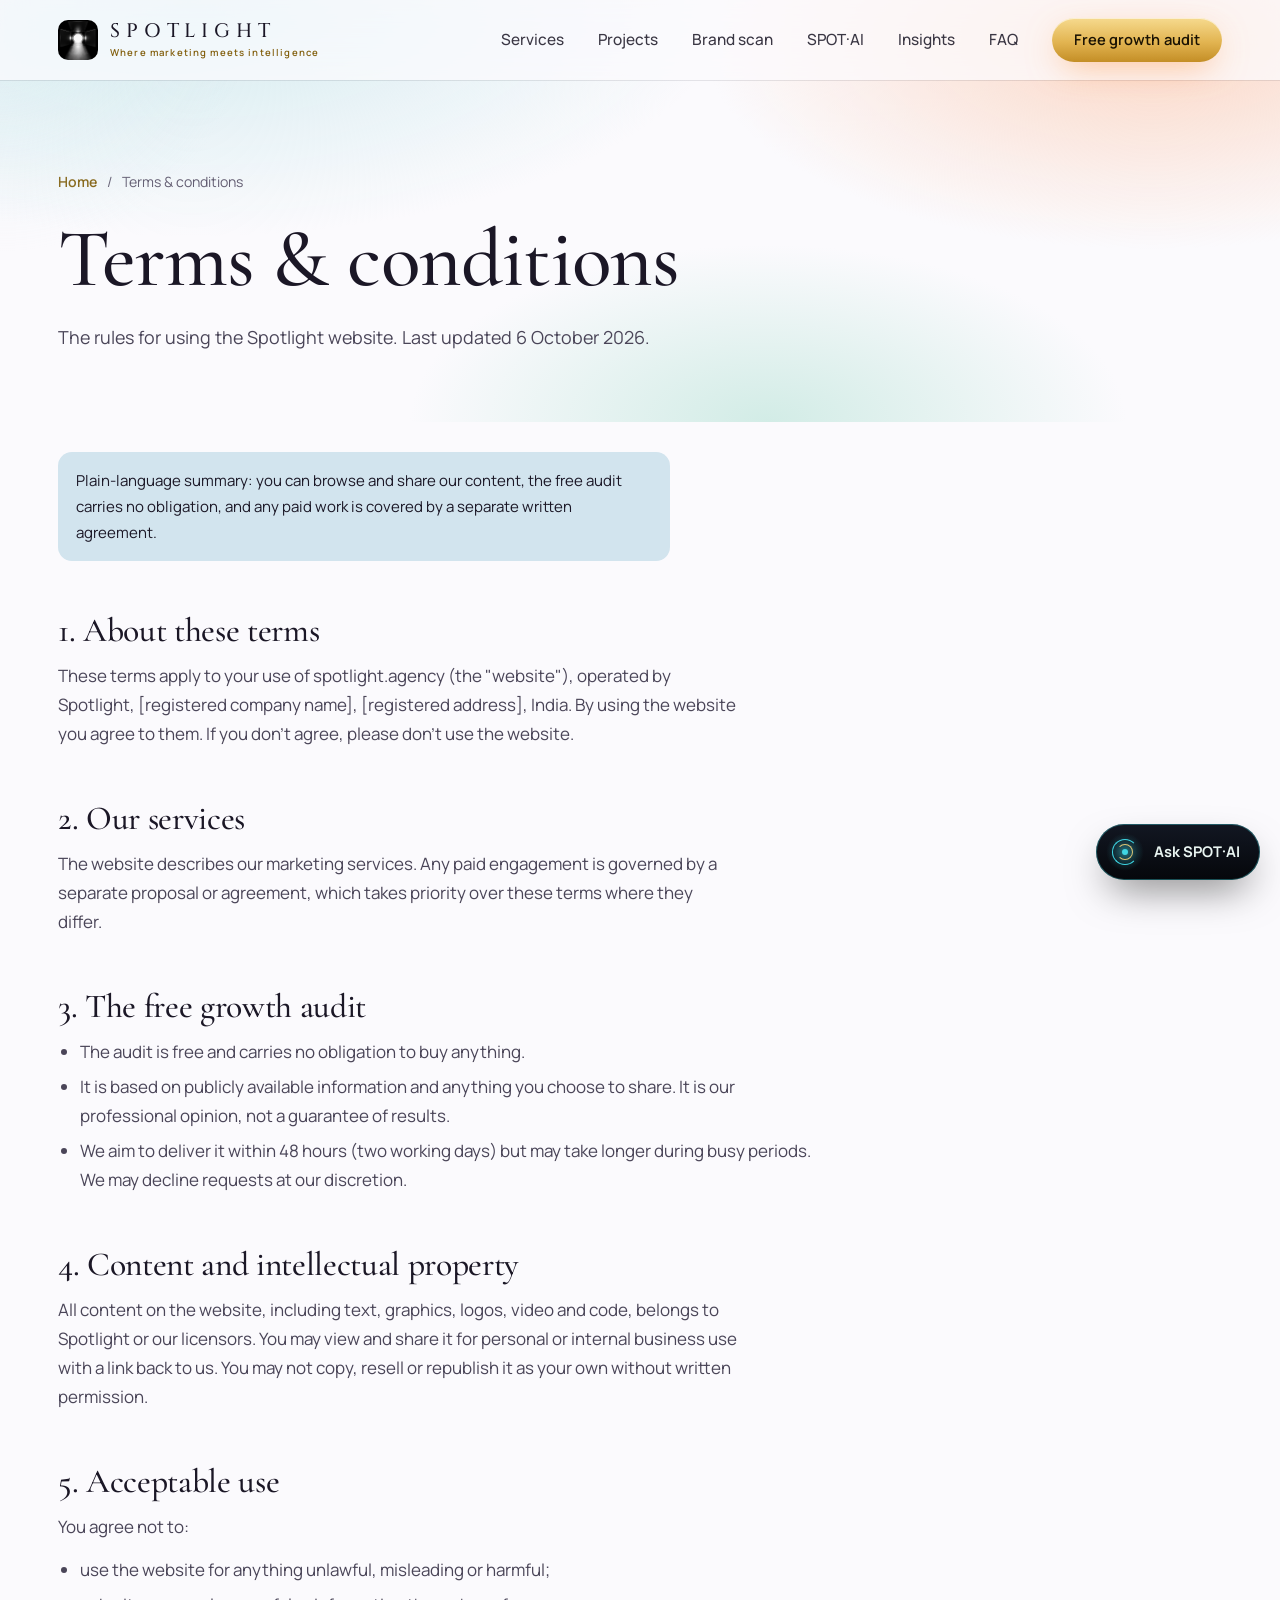
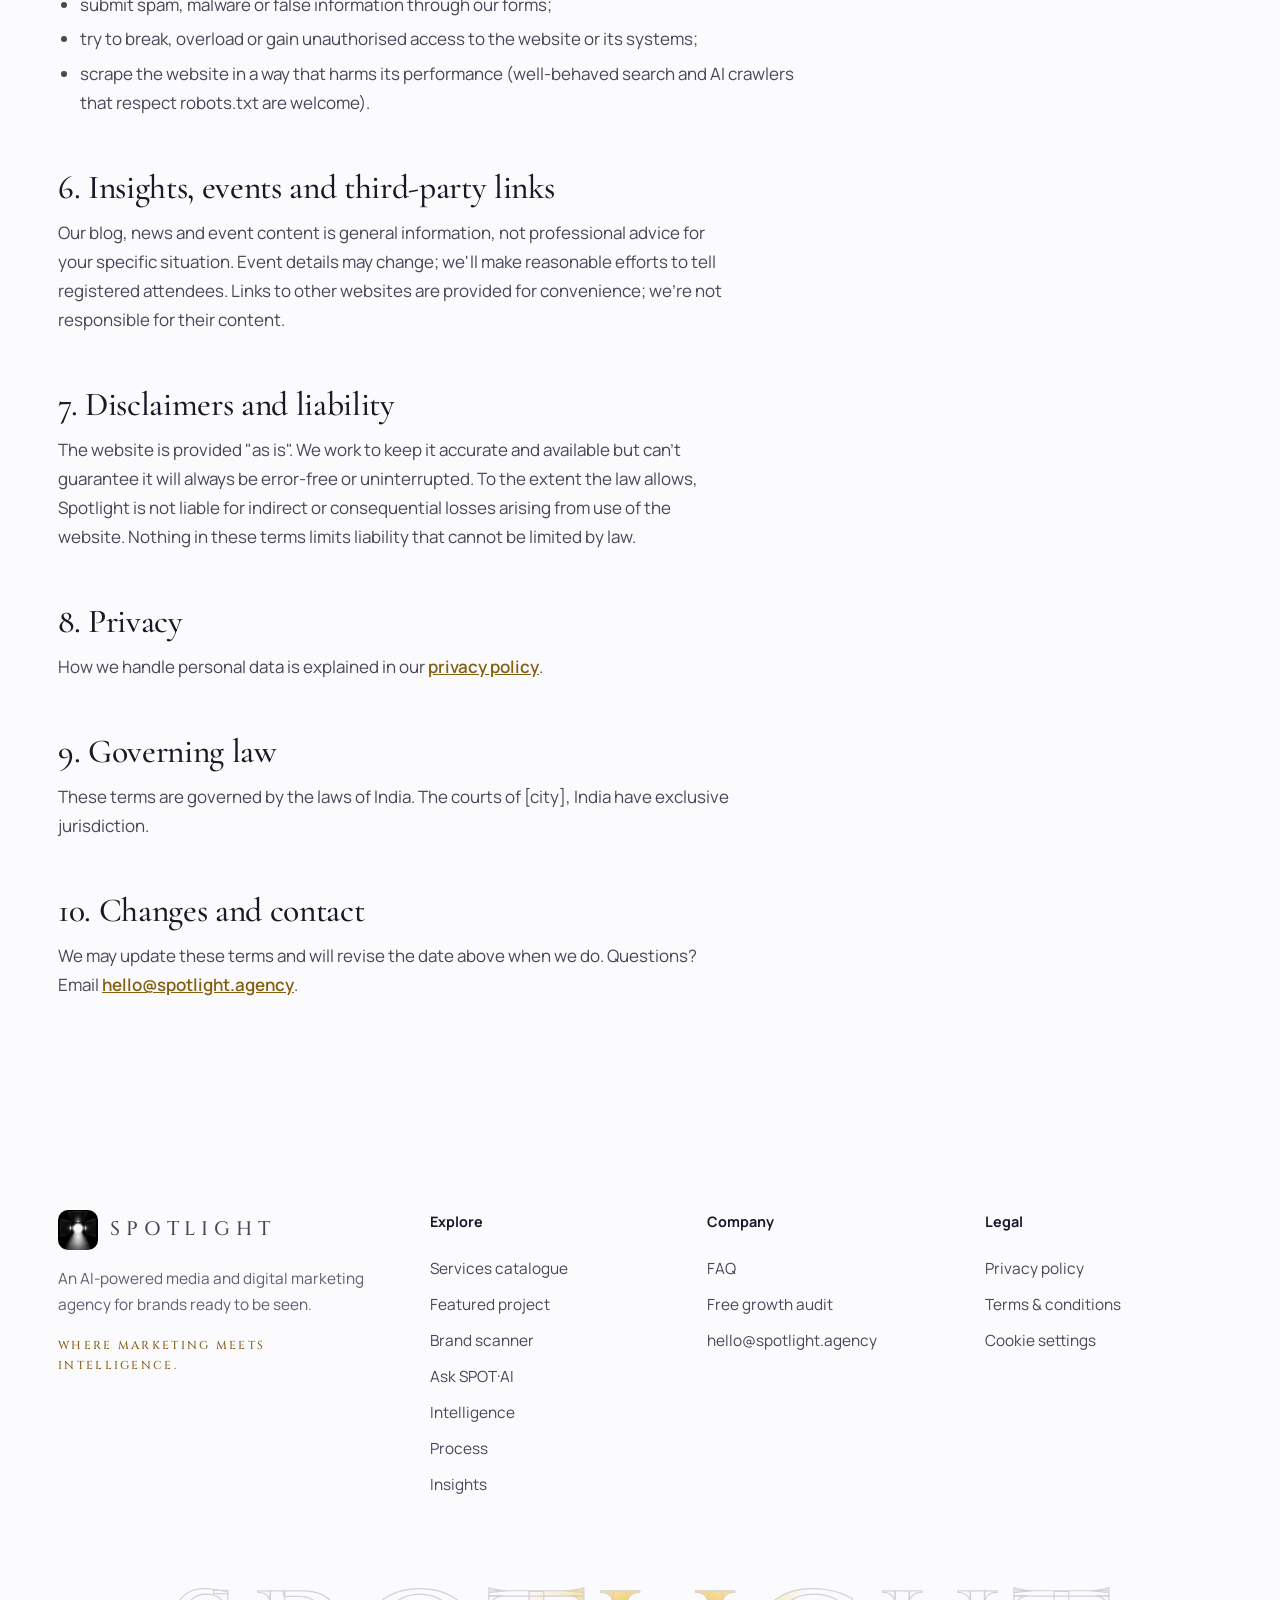
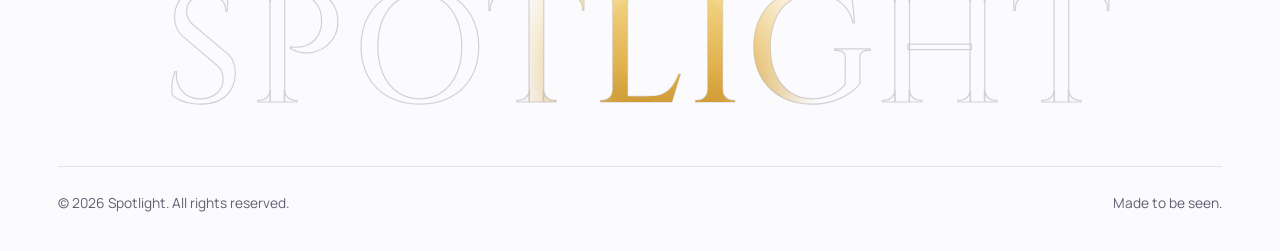
<file: terms.html>
<!doctype html>
<html lang="en-IN">
<head>
<meta charset="utf-8">
<meta name="viewport" content="width=device-width, initial-scale=1, viewport-fit=cover">
<title>Terms &amp; conditions | Spotlight</title>
<meta name="description" content="The terms for using the Spotlight website, the free growth audit, our content and insights.">
<link rel="canonical" href="https://spotlight.agency/terms">
<meta name="robots" content="index, follow, max-image-preview:large">
<meta name="theme-color" content="#FBFAFD">
<meta property="og:type" content="website">
<meta property="og:site_name" content="Spotlight">
<meta property="og:locale" content="en_IN">
<meta property="og:url" content="https://spotlight.agency/terms">
<meta property="og:title" content="Terms &amp; conditions | Spotlight">
<meta property="og:description" content="The terms for using the Spotlight website, the free growth audit, our content and insights.">
<meta property="og:image" content="https://spotlight.agency/og-image.jpg">
<meta property="og:image:width" content="1200">
<meta property="og:image:height" content="630">
<meta name="twitter:card" content="summary_large_image">
<meta name="twitter:title" content="Terms &amp; conditions | Spotlight">
<meta name="twitter:description" content="The terms for using the Spotlight website, the free growth audit, our content and insights.">
<meta name="twitter:image" content="https://spotlight.agency/og-image.jpg">
<link rel="icon" type="image/png" sizes="32x32" href="/favicon-32.png">
<link rel="apple-touch-icon" sizes="180x180" href="/favicon-180.png">
<link rel="manifest" href="/site.webmanifest">
<link rel="alternate" type="application/rss+xml" title="Spotlight Insights" href="/feed.xml">
<link rel="preload" as="font" type="font/woff2" href="/font-manrope.woff2" crossorigin>
<link rel="preload" as="font" type="font/woff2" href="/font-cormorant-500.woff2" crossorigin>
<link rel="stylesheet" href="/style.css">
<script src="/main.js" defer></script>
<script src="/spot-ai.js" defer></script>
<script type="application/ld+json">{"@context":"https://schema.org","@type":"WebPage","name":"Terms & conditions","url":"https://spotlight.agency/terms","dateModified":"2026-10-03"}</script>
<script type="application/ld+json">{"@context":"https://schema.org","@type":"BreadcrumbList","itemListElement":[{"@type":"ListItem","position":1,"name":"Home","item":"https://spotlight.agency/"},{"@type":"ListItem","position":2,"name":"Terms & conditions","item":"https://spotlight.agency/terms"}]}</script>

</head>
<body class="page-light">
<a class="skip" href="#main">Skip to content</a>
<div class="progress" aria-hidden="true"></div>
<div class="spot" aria-hidden="true"></div>
<div class="cursor" aria-hidden="true"></div>
<div class="cursor-ring" aria-hidden="true"><span></span></div>
<noscript><style>[data-reveal]{opacity:1;transform:none;clip-path:none}[data-split] .w>span{transform:none}</style></noscript>
<header class="site-header" id="header">
  <div class="wrap nav">
    <a href="/" class="brand"><img src="/favicon-180.png" alt="" width="40" height="40"><span class="brand-word">SPOTLIGHT<small>Where marketing meets intelligence</small></span></a>
    <button class="burger" type="button" aria-label="Open menu" aria-expanded="false" aria-controls="menu"><i></i><i></i><i></i></button>
    <nav class="menu" id="menu" aria-label="Main">
      <a href="/services">Services</a>
      <a href="/#projects">Projects</a>
      <a href="/#scanner">Brand scan</a>
      <a href="/#ask">SPOT·AI</a>
      <a href="/insights">Insights</a>
      <a href="/#faq">FAQ</a>
      <a href="/#audit" class="btn btn-gold magnetic" data-cta="nav">Free growth audit</a>
    </nav>
  </div>
</header>
<main id="main">
<section class="page-hero"><div class="wrap">
  <nav class="crumbs" aria-label="Breadcrumb"><a href="/">Home</a><span aria-hidden="true">/</span><span>Terms &amp; conditions</span></nav>
  <h1 data-split>Terms &amp; conditions</h1>
  <p class="lede">The rules for using the Spotlight website. Last updated 6 October 2026.</p>
</div></section>
<div class="wrap"><div class="prose" data-reveal>
<p class="note">Plain-language summary: you can browse and share our content, the free audit carries no obligation, and any paid work is covered by a separate written agreement.</p>

<h2>1. About these terms</h2>
<p>These terms apply to your use of spotlight.agency (the "website"), operated by Spotlight, [registered company name], [registered address], India. By using the website you agree to them. If you don't agree, please don't use the website.</p>

<h2>2. Our services</h2>
<p>The website describes our marketing services. Any paid engagement is governed by a separate proposal or agreement, which takes priority over these terms where they differ.</p>

<h2>3. The free growth audit</h2>
<ul>
<li>The audit is free and carries no obligation to buy anything.</li>
<li>It is based on publicly available information and anything you choose to share. It is our professional opinion, not a guarantee of results.</li>
<li>We aim to deliver it within 48 hours (two working days) but may take longer during busy periods. We may decline requests at our discretion.</li>
</ul>

<h2>4. Content and intellectual property</h2>
<p>All content on the website, including text, graphics, logos, video and code, belongs to Spotlight or our licensors. You may view and share it for personal or internal business use with a link back to us. You may not copy, resell or republish it as your own without written permission.</p>

<h2>5. Acceptable use</h2>
<p>You agree not to:</p>
<ul>
<li>use the website for anything unlawful, misleading or harmful;</li>
<li>submit spam, malware or false information through our forms;</li>
<li>try to break, overload or gain unauthorised access to the website or its systems;</li>
<li>scrape the website in a way that harms its performance (well-behaved search and AI crawlers that respect robots.txt are welcome).</li>
</ul>

<h2>6. Insights, events and third-party links</h2>
<p>Our blog, news and event content is general information, not professional advice for your specific situation. Event details may change; we'll make reasonable efforts to tell registered attendees. Links to other websites are provided for convenience; we're not responsible for their content.</p>

<h2>7. Disclaimers and liability</h2>
<p>The website is provided "as is". We work to keep it accurate and available but can't guarantee it will always be error-free or uninterrupted. To the extent the law allows, Spotlight is not liable for indirect or consequential losses arising from use of the website. Nothing in these terms limits liability that cannot be limited by law.</p>

<h2>8. Privacy</h2>
<p>How we handle personal data is explained in our <a href="/privacy">privacy policy</a>.</p>

<h2>9. Governing law</h2>
<p>These terms are governed by the laws of India. The courts of [city], India have exclusive jurisdiction.</p>

<h2>10. Changes and contact</h2>
<p>We may update these terms and will revise the date above when we do. Questions? Email <a href="mailto:hello@spotlight.agency">hello@spotlight.agency</a>.</p>
</div></div>
</main>
<footer class="site-footer" id="footer">
  <div class="wrap">
    <div class="foot-grid">
      <div class="foot-brand">
        <a href="/" class="brand"><img src="/favicon-180.png" alt="" width="40" height="40" loading="lazy"><span class="brand-word">SPOTLIGHT</span></a>
        <p>An AI-powered media and digital marketing agency for brands ready to be seen.</p>
        <p class="tag">WHERE MARKETING MEETS INTELLIGENCE.</p>
      </div>
      <div><h4>Explore</h4><a href="/services">Services catalogue</a><a href="/#projects">Featured project</a><a href="/#scanner">Brand scanner</a><a href="/#ask">Ask SPOT·AI</a><a href="/#intelligence">Intelligence</a><a href="/#process">Process</a><a href="/insights">Insights</a></div>
      <div><h4>Company</h4><a href="/#faq">FAQ</a><a href="/#audit">Free growth audit</a><a href="mailto:hello@spotlight.agency">hello@spotlight.agency</a></div>
      <div><h4>Legal</h4><a href="/privacy">Privacy policy</a><a href="/terms">Terms &amp; conditions</a><button type="button" data-open-consent>Cookie settings</button></div>
    </div>
    <div class="bigword" aria-hidden="true"><span class="outline">SPOTLIGHT</span><span class="fill">SPOTLIGHT</span></div>
    <div class="copyright"><span>© <span data-year>2026</span> Spotlight. All rights reserved.</span><span>Made to be seen.</span></div>
  </div>
</footer>
<div class="consent" id="consent" role="dialog" aria-labelledby="consent-title" aria-describedby="consent-desc">
  <h2 id="consent-title"><svg width="20" height="20" viewBox="0 0 24 24" aria-hidden="true"><use href="#i-star"/></svg>Cookies, with your OK</h2>
  <p id="consent-desc">We'd like to use analytics and advertising cookies to understand visits and measure our ads. Essential cookies keep the site working. Read our <a href="/privacy#cookies">privacy policy</a>.</p>
  <div class="consent-opts">
    <div class="opt-row"><div><b>Essential</b><span>Required for the site to work</span></div><label class="switch"><input type="checkbox" checked disabled aria-label="Essential cookies, always on"><i></i></label></div>
    <div class="opt-row"><div><b>Analytics</b><span>Google Analytics: anonymous visit stats</span></div><label class="switch"><input type="checkbox" id="c-analytics" aria-label="Analytics cookies"><i></i></label></div>
    <div class="opt-row"><div><b>Marketing</b><span>Meta Pixel: measure and improve our ads</span></div><label class="switch"><input type="checkbox" id="c-marketing" aria-label="Marketing cookies"><i></i></label></div>
  </div>
  <div class="consent-actions">
    <button type="button" class="btn btn-line" data-consent="reject">Reject all</button>
    <button type="button" class="btn btn-line" data-consent="custom">Choose</button>
    <button type="button" class="btn btn-ink" data-consent="accept">Accept all</button>
  </div>
</div>
<svg width="0" height="0" style="position:absolute" aria-hidden="true"><defs><linearGradient id="g-gold" x1="0" y1="0" x2="0" y2="1"><stop offset="0" stop-color="#F6DA8E"/><stop offset="1" stop-color="#C48E26"/></linearGradient><symbol id="i-star" viewBox="0 0 24 24"><path fill="url(#g-gold)" d="M12 0c.6 6.4 5.6 11.4 12 12-6.4.6-11.4 5.6-12 12-.6-6.4-5.6-11.4-12-12C6.4 11.4 11.4 6.4 12 0z"/></symbol></defs></svg>
</body>
</html>
</file>
<file: style.css>
/* =========================================================
   SPOTLIGHT — Where marketing meets intelligence.
   Concept: from the dark stage into the light.
   A cinematic black hero (the intro film) opens onto a pearl
   world lit by pastel stage "gels": rose, lilac, mint, sky, peach.
   ========================================================= */

/* Self-hosted fonts: faster (no third-party connection) and privacy-friendly */
@font-face{font-family:"Cormorant Garamond";font-style:normal;font-weight:500;font-display:swap;src:url(/font-cormorant-500.woff2) format("woff2")}
@font-face{font-family:"Cormorant Garamond";font-style:normal;font-weight:600;font-display:swap;src:url(/font-cormorant-600.woff2) format("woff2")}
@font-face{font-family:"Manrope";font-style:normal;font-weight:200 800;font-display:swap;src:url(/font-manrope.woff2) format("woff2")}
@font-face{font-family:"Cinzel";font-style:normal;font-weight:500;font-display:swap;src:url(/font-cinzel-500.woff2) format("woff2")}

:root{
  /* ink + paper */
  --ink:#1B1726;
  --ink-2:#4A4558;
  --muted:#635D72;
  --pearl:#FBFAFD;
  --paper:#FFFFFF;
  --line:rgba(27,23,38,.10);
  --line-2:rgba(27,23,38,.16);

  /* gold from the logo */
  --gold:#83600F;        /* text-safe on light (AA) */
  --gold-2:#C9972F;      /* decorative */
  --gold-hi:#EBC66E;     /* on dark */
  --gold-grad:linear-gradient(180deg,#F6DA8E 0%,#E2B451 55%,#C48E26 100%);

  /* stage gels (pastels) */
  --rose:#FBD8C7;
  --lilac:#D3EBEF;
  --mint:#D2ECE6;
  --sky:#D2E4EE;
  --peach:#FDDFC4;
  --butter:#F8EACB;

  --stage:#04070B;
  --teal:#25C3CF;
  --teal-deep:#0C3A44;
  --orange:#FF8F3F;
  --amber:#FFB25E;
  --stage-text:#F2F1F5;
  --stage-muted:#B9B6C3;

  --display:"Cormorant Garamond", "Cormorant", Georgia, serif;
  --body:"Manrope", system-ui, -apple-system, "Segoe UI", sans-serif;
  --brand:"Cinzel", "Trajan Pro", Georgia, serif;

  --max:1220px;
  --r-lg:28px;
  --r-md:18px;
  --r-sm:12px;
  --ease:cubic-bezier(.2,.7,.1,1);
  --ease-out:cubic-bezier(.16,1,.3,1);
  --shadow:0 1px 2px rgba(27,23,38,.04),0 18px 50px -18px rgba(60,40,90,.22);
}

/* ---------- base ---------- */
*,*::before,*::after{box-sizing:border-box}
*{margin:0;padding:0}
html{-webkit-text-size-adjust:100%;scroll-padding-top:90px}
body{background:var(--pearl);color:var(--ink);font-family:var(--body);font-size:1.0625rem;line-height:1.7;-webkit-font-smoothing:antialiased;text-rendering:optimizeLegibility;overflow-x:hidden}
img,svg,video,canvas{display:block;max-width:100%}
a{color:inherit;text-decoration:none}
button{font:inherit;color:inherit;background:none;border:0;cursor:pointer}
ul{list-style:none}
::selection{background:var(--butter);color:var(--ink)}
:focus-visible{outline:2px solid var(--gold-2);outline-offset:3px;border-radius:6px}
.wrap{max-width:var(--max);margin:0 auto;padding:0 28px}
.sr-only{position:absolute!important;width:1px;height:1px;overflow:hidden;clip:rect(0 0 0 0);white-space:nowrap}
.skip{position:fixed;left:16px;top:-60px;z-index:200;background:var(--ink);color:#fff;padding:10px 16px;border-radius:10px;transition:top .2s}
.skip:focus{top:16px}

h1,h2,h3{font-family:var(--display);font-weight:500;line-height:1.05;letter-spacing:-.01em}
h2{font-size:clamp(2.4rem,5.4vw,4.4rem)}
h3{font-size:1.6rem;line-height:1.15}
p{max-width:68ch}
.lede{font-size:clamp(1.08rem,1.4vw,1.22rem);color:var(--ink-2);margin-top:20px}
.kicker{display:inline-flex;align-items:center;gap:10px;font-size:.95rem;font-weight:600;color:var(--gold);margin-bottom:18px}
.kicker svg{width:14px;height:14px}

/* ---------- buttons ---------- */
.btn{position:relative;display:inline-flex;align-items:center;justify-content:center;gap:10px;min-height:52px;padding:0 28px;border-radius:999px;font-weight:600;font-size:1rem;letter-spacing:.005em;white-space:nowrap;overflow:hidden;isolation:isolate;transition:transform .35s var(--ease-out),box-shadow .35s var(--ease-out)}
.btn-gold{color:#1A1203;background:var(--gold-grad);box-shadow:0 10px 30px -10px rgba(201,151,47,.7),inset 0 1px 0 rgba(255,255,255,.6)}
.btn-gold::after{content:"";position:absolute;inset:0;z-index:-1;background:linear-gradient(110deg,transparent 30%,rgba(255,255,255,.75) 50%,transparent 70%);transform:translateX(-120%);transition:transform .9s var(--ease)}
.btn-gold:hover::after,.btn-gold:focus-visible::after{transform:translateX(120%)}
.btn-gold:hover{box-shadow:0 16px 40px -12px rgba(201,151,47,.85),inset 0 1px 0 rgba(255,255,255,.6)}
.btn-ink{color:#fff;background:var(--ink)}
.btn-ink:hover{box-shadow:0 14px 34px -14px rgba(27,23,38,.6)}
.btn .arrow{width:18px;height:18px;transition:transform .35s var(--ease-out)}
.btn:hover .arrow{transform:translateX(4px)}
.text-link{display:inline-flex;align-items:center;gap:10px;font-weight:600;color:var(--gold);background-image:linear-gradient(currentColor,currentColor);background-size:0% 1px;background-repeat:no-repeat;background-position:0 100%;transition:background-size .4s var(--ease-out)}
.text-link:hover{background-size:100% 1px}

/* ---------- custom cursor (pointer devices only) ---------- */
.cursor,.cursor-ring,.spot{position:fixed;top:0;left:0;pointer-events:none;z-index:150;will-change:transform}
.cursor{width:8px;height:8px;margin:-4px 0 0 -4px;border-radius:50%;background:var(--gold-2)}
.cursor-ring{width:44px;height:44px;margin:-22px 0 0 -22px;border-radius:50%;border:1.5px solid var(--gold-2);display:grid;place-items:center;transition:width .35s var(--ease-out),height .35s var(--ease-out),margin .35s var(--ease-out),background .3s,border-color .3s}
.cursor-ring span{font-size:.72rem;font-weight:700;color:#1A1203;opacity:0;transition:opacity .2s}
.cursor-ring.is-hover{width:76px;height:76px;margin:-38px 0 0 -38px;background:rgba(235,198,110,.22)}
.cursor-ring.is-label{width:92px;height:92px;margin:-46px 0 0 -46px;background:var(--gold-grad);border-color:transparent}
.cursor-ring.is-label span{opacity:1}
.cursor-ring.is-down{transform:scale(.85)}
.spot{width:560px;height:560px;margin:-280px 0 0 -280px;z-index:1;border-radius:50%;background:radial-gradient(circle,var(--gel,var(--lilac)) 0%,transparent 64%);opacity:.4;transition:background .6s,opacity .4s}
html.has-cursor,html.has-cursor a,html.has-cursor button,html.has-cursor [role="tab"],html.has-cursor summary{cursor:none}
html.has-cursor input,html.has-cursor textarea,html.has-cursor select{cursor:auto}
html:not(.has-cursor) .cursor,html:not(.has-cursor) .cursor-ring,html:not(.has-cursor) .spot{display:none}

/* scroll progress */
.progress{position:fixed;top:0;left:0;right:0;height:2px;z-index:120;transform-origin:0 50%;transform:scaleX(var(--p,0));background:var(--gold-grad)}

/* ---------- header ---------- */
.site-header{position:fixed;inset:0 0 auto 0;z-index:100;color:#fff;transition:background .45s,color .45s,box-shadow .45s,transform .45s var(--ease-out)}
.site-header.is-light,.page-light .site-header{color:var(--ink);background:rgba(251,250,253,.78);backdrop-filter:saturate(1.6) blur(16px);-webkit-backdrop-filter:saturate(1.6) blur(16px);box-shadow:0 1px 0 var(--line)}
.site-header.is-hidden{transform:translateY(-100%)}
.nav{display:flex;align-items:center;justify-content:space-between;gap:24px;height:80px}
.brand{display:flex;align-items:center;gap:12px}
.brand img{width:40px;height:40px;border-radius:10px;box-shadow:0 0 0 1px rgba(255,255,255,.12)}
.brand-word{font-family:var(--brand);font-weight:500;font-size:1.22rem;letter-spacing:.3em;line-height:1}
.brand-word small{display:block;font-family:var(--body);font-size:.6rem;letter-spacing:.12em;font-weight:600;color:var(--gold-hi);margin-top:6px}
.is-light .brand-word small,.page-light .brand-word small{color:var(--gold)}
.menu{display:flex;align-items:center;gap:34px}
.menu a:not(.btn){position:relative;font-size:.96rem;font-weight:500;opacity:.86;transition:opacity .2s}
.menu a:not(.btn)::after{content:"";position:absolute;left:0;right:0;bottom:-6px;height:1.5px;background:var(--gold-2);transform:scaleX(0);transform-origin:right;transition:transform .45s var(--ease-out)}
.menu a:not(.btn):hover,.menu a[aria-current="page"]{opacity:1}
.menu a:not(.btn):hover::after,.menu a[aria-current="page"]::after{transform:scaleX(1);transform-origin:left}
.menu .btn{min-height:44px;padding:0 22px;font-size:.92rem}
.burger{display:none;width:46px;height:46px;border-radius:50%;position:relative}
.burger i{position:absolute;left:13px;right:13px;height:1.6px;background:currentColor;transition:transform .4s var(--ease-out),opacity .3s}
.burger i:nth-child(1){top:17px}.burger i:nth-child(2){top:23px}.burger i:nth-child(3){top:29px}
.burger[aria-expanded="true"] i:nth-child(1){transform:translateY(6px) rotate(45deg)}
.burger[aria-expanded="true"] i:nth-child(2){opacity:0}
.burger[aria-expanded="true"] i:nth-child(3){transform:translateY(-6px) rotate(-45deg)}

/* ---------- intro film overlay ---------- */
.intro{position:fixed;inset:0;z-index:300;background:#000;display:grid;place-items:center;clip-path:circle(150% at 50% 32%);transition:clip-path 1.3s var(--ease),opacity .6s}
.intro[hidden]{display:none}
.intro.is-out{clip-path:circle(0% at 50% 32%)}
.intro video{width:100%;height:100%;object-fit:cover}
.intro-ui{position:absolute;right:24px;bottom:28px;display:flex;gap:10px}
.intro-ui button{min-height:44px;padding:0 20px;border-radius:999px;font-size:.92rem;font-weight:600;color:#fff;background:rgba(255,255,255,.1);border:1px solid rgba(255,255,255,.28);backdrop-filter:blur(8px);transition:background .25s}
.intro-ui button:hover{background:rgba(255,255,255,.2)}
.intro-ui .intro-skip{background:var(--gold-grad);color:#1A1203;border-color:transparent}
.intro-bar{position:absolute;left:0;right:0;bottom:0;height:3px;background:rgba(255,255,255,.12)}
.intro-bar i{display:block;height:100%;width:100%;transform-origin:0 50%;transform:scaleX(var(--t,0));background:var(--gold-grad)}

/* ---------- hero (dark stage) ---------- */
.hero{position:relative;min-height:100vh;min-height:100svh;background:var(--stage);color:var(--stage-text);display:flex;flex-direction:column;justify-content:center;overflow:hidden;isolation:isolate;padding:120px 0 150px}
.hero-media{position:absolute;inset:0;z-index:-3;overflow:hidden}
.hero-video{position:absolute;inset:0;width:100%;height:100%;object-fit:cover;transform:translate3d(calc(var(--shift,20%) + var(--mx,0px)),var(--my,0px),0) scale(1.06);transition:transform 1.2s var(--ease-out)}
.dust{position:absolute;inset:0;z-index:-2;width:100%;height:100%}
.hero-scrim{position:absolute;inset:0;z-index:-1;background:
  linear-gradient(90deg,#000 0%,rgba(0,0,0,.86) 32%,rgba(0,0,0,.2) 62%,transparent 80%),
  linear-gradient(0deg,#000 0%,transparent 28%)}
.hero-beam{position:absolute;inset:0;z-index:-1;pointer-events:none;background:radial-gradient(520px circle at var(--hx,70%) var(--hy,40%),rgba(235,198,110,.14),transparent 60%)}
.hero-inner{position:relative;width:100%}
.hero-copy{max-width:640px}
.hero .kicker{color:var(--gold-hi)}
.hero h1{font-size:clamp(3rem,7.4vw,6.6rem);line-height:.98;font-weight:500;letter-spacing:-.015em}
.hero h1 .line{display:block;overflow:hidden;padding-bottom:.08em}
.hero h1 .line>span{display:inline-block}
.hero h1 .silver{background:linear-gradient(180deg,#fff 0%,#E3E2E8 46%,#9A98A4 58%,#F4F3F7 100%);-webkit-background-clip:text;background-clip:text;color:transparent}
.hero h1 .goldtext{background:var(--gold-grad);-webkit-background-clip:text;background-clip:text;color:transparent}
.hero .lede{color:var(--stage-muted);max-width:52ch}
.hero-actions{display:flex;flex-wrap:wrap;align-items:center;gap:18px 26px;margin-top:38px}
.play-link{display:inline-flex;align-items:center;gap:12px;font-weight:600;color:#fff;font-size:.98rem}
.play-link .ring{width:46px;height:46px;border-radius:50%;display:grid;place-items:center;border:1px solid rgba(255,255,255,.35);position:relative}
.play-link .ring::before{content:"";position:absolute;inset:-6px;border-radius:50%;border:1px solid rgba(235,198,110,.5);animation:ping 2.4s var(--ease) infinite}
.play-link svg{width:14px;height:14px;margin-left:2px}
@keyframes ping{0%{transform:scale(.85);opacity:1}100%{transform:scale(1.35);opacity:0}}

/* hero entrance — runs when <html> gets .is-ready (after intro) */
.reveal-hero{opacity:0;transform:translateY(26px)}
.hero h1 .line>span{transform:translateY(110%)}
.is-ready .reveal-hero{opacity:1;transform:none;transition:opacity 1s var(--ease-out),transform 1.1s var(--ease-out);transition-delay:calc(var(--d,0) * 1ms)}
.is-ready .hero h1 .line>span{transform:none;transition:transform 1.2s var(--ease-out);transition-delay:calc(var(--d,0) * 1ms)}

/* marquee */
.marquee{position:absolute;left:0;right:0;bottom:0;padding:22px 0;border-top:1px solid rgba(255,255,255,.1);overflow:hidden;mask-image:linear-gradient(90deg,transparent,#000 10%,#000 90%,transparent)}
.marquee-track{display:flex;gap:48px;width:max-content;animation:marquee 38s linear infinite}
.marquee:hover .marquee-track{animation-play-state:paused}
.marquee span{display:inline-flex;align-items:center;gap:48px;font-family:var(--display);font-size:1.5rem;color:#D8D6DE;white-space:nowrap}
.marquee span::after{content:"";width:14px;height:14px;background:var(--gold-grad);clip-path:polygon(50% 0,61% 39%,100% 50%,61% 61%,50% 100%,39% 61%,0 50%,39% 39%)}
@keyframes marquee{to{transform:translateX(-50%)}}

/* ---------- light world ---------- */
.stagefloor{position:relative;z-index:2;background:var(--pearl);border-radius:44px 44px 0 0;margin-top:-44px}
.stagefloor::before{content:"";position:absolute;left:50%;top:0;width:min(1100px,120vw);height:520px;transform:translateX(-50%);pointer-events:none;background:radial-gradient(50% 60% at 50% 0%,rgba(250,239,194,.9),rgba(228,219,248,.45) 45%,transparent 75%)}
section{position:relative}
.block{padding:140px 0}
.head{max-width:780px;margin-bottom:70px}
.head.center{margin-inline:auto;text-align:center}
.head.center p{margin-inline:auto}

/* split-word headings */
[data-split] .w{display:inline-block;overflow:hidden;vertical-align:top;padding-bottom:.1em;margin-bottom:-.1em}
[data-split] .w>span{display:inline-block;transform:translateY(105%);transition:transform 1s var(--ease-out);transition-delay:calc(var(--i) * 45ms)}
[data-split].in .w>span{transform:none}

/* generic reveals */
[data-reveal]{opacity:0;transform:translateY(34px);transition:opacity .9s var(--ease-out),transform 1s var(--ease-out);transition-delay:calc(var(--d,0) * 1ms)}
[data-reveal="mask"]{opacity:1;transform:none;clip-path:inset(0 0 100% 0 round 24px);transition:clip-path 1.2s var(--ease-out);transition-delay:calc(var(--d,0) * 1ms)}
[data-reveal="scale"]{transform:scale(.94)}
[data-reveal].in{opacity:1;transform:none}
[data-reveal="mask"].in{clip-path:inset(0 0 0 0 round 24px)}

/* manifesto */
.manifesto{padding:170px 0 120px;text-align:center}
.manifesto .star-lg{width:30px;height:30px;margin:0 auto 34px;animation:twinkle 3.2s ease-in-out infinite}
@keyframes twinkle{0%,100%{transform:scale(1) rotate(0);opacity:1}50%{transform:scale(.8) rotate(45deg);opacity:.7}}
.manifesto-text{font-family:var(--display);font-weight:500;font-size:clamp(2rem,4.6vw,3.9rem);line-height:1.14;max-width:22ch;margin:0 auto;letter-spacing:-.01em}
.manifesto-text .mw{color:rgba(27,23,38,.16);transition:color .5s}
.manifesto-text .mw.lit{color:var(--ink)}
.manifesto-text .mw.lit.gold{color:var(--gold)}
.promises{display:grid;grid-template-columns:repeat(4,1fr);margin-top:110px;border-top:1px solid var(--line)}
.promise{padding:34px 26px 0;text-align:left;border-left:1px solid var(--line)}
.promise:first-child{border-left:0;padding-left:0}
.promise b{display:block;font-family:var(--display);font-weight:500;font-size:clamp(2.6rem,4.4vw,3.6rem);line-height:1;color:var(--ink)}
.promise span{display:block;color:var(--muted);font-size:.98rem;margin-top:12px}

/* ---------- playcards (services) ---------- */
.services{background:linear-gradient(180deg,var(--pearl),#F6F2FB 50%,var(--pearl))}
.cards{display:grid;grid-template-columns:repeat(4,1fr);gap:22px;perspective:1400px}
.playcard{position:relative;height:430px;--rx:0deg;--ry:0deg;--gx:50%;--gy:30%}
.playcard .inner{position:relative;height:100%;transform-style:preserve-3d;transform:rotateX(var(--rx)) rotateY(calc(var(--ry) + var(--flip,0deg)));transition:transform .7s var(--ease-out)}
.playcard.is-tilting .inner{transition:transform .15s linear}
.playcard.is-flipped{--flip:180deg}
.face{position:absolute;inset:0;border-radius:var(--r-lg);padding:30px 28px;backface-visibility:hidden;-webkit-backface-visibility:hidden;overflow:hidden;display:flex;flex-direction:column;box-shadow:var(--shadow);border:1px solid rgba(255,255,255,.7)}
.face.front{background:linear-gradient(160deg,#fff 0%,var(--gel) 120%)}
.face.front::before{content:"";position:absolute;inset:0;pointer-events:none;background:radial-gradient(380px circle at var(--gx) var(--gy),rgba(255,255,255,.85),transparent 45%);opacity:0;transition:opacity .4s}
.playcard:hover .face.front::before,.playcard:focus-within .face.front::before{opacity:1}
.face.front::after{content:"";position:absolute;right:-60px;bottom:-60px;width:220px;height:220px;border-radius:50%;background:var(--gel);filter:blur(10px);opacity:.9;transition:transform .8s var(--ease-out)}
.playcard:hover .face.front::after{transform:scale(1.35) translate(-14px,-14px)}
.face.back{transform:rotateY(180deg);background:var(--ink);color:#EDEBF2;border-color:rgba(255,255,255,.08)}
.card-num{font-size:.85rem;font-weight:600;color:var(--muted);position:relative}
.card-ico{position:relative;width:62px;height:62px;border-radius:18px;background:rgba(255,255,255,.75);display:grid;place-items:center;margin:26px 0 auto;box-shadow:0 8px 20px -10px rgba(27,23,38,.25)}
.card-ico svg{width:30px;height:30px;color:var(--ink);stroke-dasharray:140;stroke-dashoffset:0}
.playcard:hover .card-ico svg{animation:draw 1.2s var(--ease-out)}
@keyframes draw{from{stroke-dashoffset:140}to{stroke-dashoffset:0}}
.face h3{position:relative;font-size:1.75rem;margin-top:24px}
.face .hook{position:relative;color:var(--ink-2);font-size:.98rem;margin-top:8px;line-height:1.5}
.flip-btn{position:static;display:inline-flex;align-items:center;gap:8px;margin-top:20px;font-size:.9rem;font-weight:700;color:var(--ink)}
.flip-btn::before{content:"";position:absolute;inset:0;z-index:2;border-radius:var(--r-lg)}
.flip-btn:focus-visible{outline:none}
.flip-btn:focus-visible::before{outline:2px solid var(--gold-2);outline-offset:-4px}
.flip-btn svg{width:16px;height:16px;transition:transform .45s var(--ease-out)}
.playcard:hover .flip-btn svg{transform:rotate(180deg)}
.face.back h3{font-size:1.45rem;color:#fff;margin-top:0}
.face.back p{font-size:.95rem;color:#C9C6D3;margin-top:12px;line-height:1.6}
.face.back ul{margin-top:16px;display:grid;gap:8px}
.face.back li{display:flex;gap:10px;font-size:.92rem;color:#EDEBF2}
.face.back li::before{content:"";flex:none;width:8px;height:8px;margin-top:9px;background:var(--gold-grad);clip-path:polygon(50% 0,61% 39%,100% 50%,61% 61%,50% 100%,39% 61%,0 50%,39% 39%)}
.back-actions{margin-top:auto;display:flex;justify-content:space-between;align-items:center;gap:10px;padding-top:16px}
.back-actions a{font-weight:700;font-size:.9rem;color:var(--gold-hi)}
.back-actions button{font-size:.88rem;color:#C9C6D3;font-weight:600}
.back-actions button:hover{color:#fff}

/* ---------- intelligence ---------- */
.intel-grid{display:grid;grid-template-columns:1fr 1.05fr;gap:80px;align-items:center}
.feats{display:grid;gap:8px;margin-top:40px}
.feat{display:grid;grid-template-columns:52px 1fr;gap:18px;padding:18px;border-radius:var(--r-md);transition:background .35s,transform .35s var(--ease-out)}
.feat:hover{background:#fff;transform:translateX(6px);box-shadow:var(--shadow)}
.feat i{width:52px;height:52px;border-radius:16px;display:grid;place-items:center;background:var(--gel)}
.feat i svg{width:24px;height:24px}
.feat strong{display:block;font-weight:700;font-size:1.05rem}
.feat span{color:var(--muted);font-size:.98rem;line-height:1.6}
.console{position:relative;border-radius:32px;padding:28px;background:linear-gradient(150deg,rgba(255,255,255,.92),rgba(255,255,255,.7));border:1px solid #fff;box-shadow:0 40px 90px -30px rgba(80,50,140,.35);backdrop-filter:blur(10px)}
.console-glow{position:absolute;inset:-60px;z-index:-1;border-radius:60px;background:conic-gradient(from var(--a,0deg),var(--rose),var(--lilac),var(--sky),var(--mint),var(--peach),var(--rose));filter:blur(50px);opacity:.85;animation:glowBreath 7s ease-in-out infinite alternate;will-change:opacity}
@keyframes glowBreath{from{opacity:.6}to{opacity:.9}}
@property --a{syntax:"<angle>";inherits:false;initial-value:0deg}
@keyframes spin{to{--a:360deg}}
.console-top{display:flex;justify-content:space-between;align-items:center;font-size:.9rem;font-weight:600}
.live{display:inline-flex;align-items:center;gap:8px;color:#0F6B47;font-size:.85rem}
.live i{width:8px;height:8px;border-radius:50%;background:#1FAE74;box-shadow:0 0 0 0 rgba(31,174,116,.6);animation:pulse 1.8s infinite}
@keyframes pulse{70%{box-shadow:0 0 0 10px rgba(31,174,116,0)}100%{box-shadow:0 0 0 0 rgba(31,174,116,0)}}
.kpis{display:grid;grid-template-columns:repeat(3,1fr);gap:12px;margin:22px 0}
.kpi{border-radius:16px;padding:14px 16px;background:var(--gel)}
.kpi small{display:block;font-size:.78rem;color:var(--ink-2);font-weight:600}
.kpi b{font-family:var(--display);font-size:2rem;font-weight:600;line-height:1.1}
.chart{position:relative;height:170px;border-radius:18px;background:#fff;border:1px solid var(--line);overflow:hidden}
.chart svg{width:100%;height:100%}
.chart .grid line{stroke:var(--line)}
.chart .area{fill:url(#chartFill)}
.chart .lineA{fill:none;stroke:#7B5CD6;stroke-width:2.5}
.chart .lineB{fill:none;stroke:var(--gold-2);stroke-width:2;stroke-dasharray:5 5}
.chart .dot{fill:#7B5CD6;stroke:#fff;stroke-width:3}
.signals{margin-top:16px;height:132px;overflow:hidden;position:relative}
.signal{display:flex;justify-content:space-between;align-items:center;gap:14px;padding:12px 14px;margin-bottom:10px;border-radius:14px;background:#fff;border:1px solid var(--line);font-size:.92rem;transition:transform .6s var(--ease-out),opacity .6s}
.signal em{font-style:normal;font-size:.8rem;font-weight:700;padding:4px 10px;border-radius:999px;background:var(--butter);color:#5A4206;white-space:nowrap}
.signal.enter{opacity:0;transform:translateY(-20px)}
.console-note{font-size:.78rem;color:var(--muted);margin-top:8px}

/* ---------- process / four acts ---------- */
.acts{position:relative;display:grid;grid-template-columns:repeat(4,1fr);gap:28px}
.beamline{position:absolute;left:0;right:0;top:38px;height:4px;pointer-events:none}
.beamline svg{width:100%;height:4px;overflow:visible}
.beamline .bg{stroke:var(--line-2);stroke-width:2}
.beamline .fg{stroke:url(#beamGrad);stroke-width:3;stroke-dasharray:1000;stroke-dashoffset:calc(1000 - var(--beam,0) * 1000)}
.act{position:relative;padding-top:0}
.act .orb{position:relative;width:78px;height:78px;border-radius:50%;display:grid;place-items:center;background:#fff;border:1px solid var(--line-2);font-family:var(--display);font-size:1.7rem;font-weight:600;color:var(--muted);transition:background .6s,color .6s,box-shadow .6s,transform .6s var(--ease-out)}
.act.lit .orb{background:var(--gel);color:var(--ink);box-shadow:0 0 0 10px rgba(255,255,255,.8),0 0 50px 8px var(--gel);transform:scale(1.06)}
.act h3{margin-top:30px;font-size:1.9rem}
.act p{color:var(--muted);margin-top:10px;font-size:1rem}
.act small{display:inline-block;margin-top:14px;font-size:.82rem;font-weight:700;color:var(--gold)}

/* ---------- insights (blog / news / events) ---------- */
.insights{background:linear-gradient(180deg,var(--pearl),#F2F7FB 60%,var(--pearl))}
.ins-top{display:flex;justify-content:space-between;align-items:flex-end;gap:30px;flex-wrap:wrap;margin-bottom:40px}
.ins-top .head{margin-bottom:0}
.tabs{position:relative;display:inline-flex;gap:4px;padding:5px;border-radius:999px;background:#fff;border:1px solid var(--line);box-shadow:var(--shadow)}
.tabs button{position:relative;z-index:1;min-height:42px;padding:0 20px;border-radius:999px;font-size:.92rem;font-weight:600;color:var(--ink-2);transition:color .3s}
.tabs button[aria-selected="true"]{color:#fff}
.tabs .pill{position:absolute;z-index:0;top:5px;bottom:5px;left:0;width:0;border-radius:999px;background:var(--ink);transition:transform .5s var(--ease-out),width .5s var(--ease-out)}
.posts{display:grid;grid-template-columns:repeat(3,1fr);gap:24px;min-height:200px}
.post{position:relative;display:flex;flex-direction:column;border-radius:var(--r-lg);background:#fff;border:1px solid var(--line);overflow:hidden;transition:transform .5s var(--ease-out),box-shadow .5s var(--ease-out);animation:postIn .7s var(--ease-out) both;animation-delay:calc(var(--i,0) * 80ms)}
@keyframes postIn{from{opacity:0;transform:translateY(24px)}}
.post:hover{transform:translateY(-6px);box-shadow:var(--shadow)}
.post-cover{position:relative;aspect-ratio:16/9;background:linear-gradient(135deg,var(--gel),#fff);overflow:hidden}
.post-cover img{width:100%;height:100%;object-fit:cover;transition:transform .9s var(--ease-out)}
.post:hover .post-cover img{transform:scale(1.05)}
.post-cover .glyph{position:absolute;inset:0;display:grid;place-items:center;font-family:var(--display);font-size:4.4rem;font-weight:600;color:rgba(27,23,38,.14)}
.post-type{position:absolute;left:16px;top:16px;font-size:.78rem;font-weight:700;padding:6px 12px;border-radius:999px;background:rgba(255,255,255,.88);backdrop-filter:blur(6px)}
.post-date{position:absolute;right:16px;top:16px;width:58px;border-radius:14px;background:var(--ink);color:#fff;text-align:center;padding:6px 0;line-height:1.1}
.post-date b{display:block;font-family:var(--display);font-size:1.6rem}
.post-date small{font-size:.7rem;font-weight:700}
.post-body{padding:24px;display:flex;flex-direction:column;flex:1}
.post-body h3{font-size:1.5rem}
.post-body h3 a::after{content:"";position:absolute;inset:0}
.post-body p{color:var(--muted);font-size:.96rem;margin-top:10px;line-height:1.6}
.post-meta{margin-top:auto;padding-top:18px;font-size:.84rem;color:var(--muted);display:flex;gap:14px;flex-wrap:wrap}
.skeleton{border-radius:var(--r-lg);height:380px;background:linear-gradient(100deg,#F1EEF6 30%,#FAF8FD 50%,#F1EEF6 70%);background-size:300% 100%;animation:shimmer 1.4s linear infinite}
@keyframes shimmer{to{background-position:-150% 0}}
.empty{grid-column:1/-1;padding:40px;border-radius:var(--r-lg);border:1px dashed var(--line-2);text-align:center;color:var(--muted)}
.ins-more{margin-top:40px;text-align:center}

/* ---------- FAQ ---------- */
.faq-grid{display:grid;grid-template-columns:.8fr 1.2fr;gap:70px;align-items:start}
.faq-grid .head{position:sticky;top:120px}
.faq details{border-bottom:1px solid var(--line-2)}
.faq summary{list-style:none;display:flex;justify-content:space-between;align-items:center;gap:20px;padding:26px 0;font-family:var(--display);font-size:clamp(1.3rem,2vw,1.6rem);font-weight:600;line-height:1.25}
.faq summary::-webkit-details-marker{display:none}
.faq summary .pm{flex:none;width:38px;height:38px;border-radius:50%;border:1px solid var(--line-2);position:relative;transition:background .3s,transform .5s var(--ease-out)}
.faq summary .pm::before,.faq summary .pm::after{content:"";position:absolute;left:50%;top:50%;width:14px;height:1.6px;margin:-.8px 0 0 -7px;background:currentColor;transition:transform .4s var(--ease-out)}
.faq summary .pm::after{transform:rotate(90deg)}
.faq details[open] summary .pm{background:var(--butter);transform:rotate(180deg)}
.faq details[open] summary .pm::after{transform:rotate(0)}
.faq .ans{overflow:hidden}
.faq .ans p{padding:0 0 26px;color:var(--ink-2)}

/* ---------- audit (curtain call) ---------- */
.curtain{position:relative;background:var(--stage);color:var(--stage-text);overflow:hidden;isolation:isolate;border-radius:44px 44px 0 0}
.curtain::before{content:"";position:absolute;left:50%;top:-10%;width:900px;height:120%;transform:translateX(-50%);z-index:-1;background:radial-gradient(40% 55% at 50% 0%,rgba(255,255,255,.18),rgba(235,198,110,.06) 50%,transparent 75%);clip-path:polygon(42% 0,58% 0,100% 100%,0 100%)}
.curtain .glow{position:absolute;z-index:-1;width:520px;height:520px;border-radius:50%;filter:blur(90px);opacity:.28}
.curtain .g1{background:#C9B6F2;left:-160px;bottom:-120px}
.curtain .g2{background:#F3C3D2;right:-160px;top:-60px}
.audit-grid{display:grid;grid-template-columns:1fr 1.05fr;gap:70px;align-items:start}
.curtain h2{color:#fff}
.curtain .lede{color:var(--stage-muted)}
.curtain .kicker{color:var(--gold-hi)}
.gets{margin-top:36px;display:grid;gap:18px}
.gets li{display:grid;grid-template-columns:40px 1fr;gap:16px;align-items:start;color:#E6E4EC}
.gets li i{width:40px;height:40px;border-radius:12px;display:grid;place-items:center;background:rgba(255,255,255,.08);border:1px solid rgba(255,255,255,.14);font-style:normal;font-family:var(--display);font-weight:600;color:var(--gold-hi)}
.gets b{display:block;color:#fff}
.gets span{color:var(--stage-muted);font-size:.96rem}
.form-card{position:relative;border-radius:32px;padding:36px;background:var(--pearl);color:var(--ink);box-shadow:0 50px 120px -40px rgba(201,151,47,.45)}
.form-card h3{font-size:1.9rem}
.form-card>p{color:var(--muted);font-size:.95rem;margin-top:6px}
.form{display:grid;grid-template-columns:1fr 1fr;gap:16px;margin-top:26px}
.field{position:relative;display:grid}
.field.full{grid-column:1/-1}
.field label{font-size:.86rem;font-weight:600;color:var(--ink-2);margin-bottom:7px}
.field label .opt{font-weight:500;color:var(--muted)}
.field input,.field select,.field textarea{font:inherit;font-size:1rem;color:var(--ink);background:#fff;border:1.5px solid var(--line-2);border-radius:14px;padding:13px 15px;min-height:50px;transition:border-color .25s,box-shadow .25s;width:100%}
.field textarea{min-height:110px;resize:vertical}
.field input:focus,.field select:focus,.field textarea:focus{outline:none;border-color:var(--gold-2);box-shadow:0 0 0 4px rgba(235,198,110,.3)}
.field.invalid input,.field.invalid select,.field.invalid textarea{border-color:#B42318;animation:shake .4s}
.field .err{font-size:.82rem;color:#B42318;font-weight:600;margin-top:6px;min-height:0}
@keyframes shake{25%{transform:translateX(-5px)}75%{transform:translateX(5px)}}
.check{grid-column:1/-1;display:flex;gap:12px;align-items:flex-start;font-size:.9rem;color:var(--ink-2)}
.check input{width:20px;height:20px;margin-top:3px;accent-color:#8A6212;flex:none}
.check a{color:var(--gold);font-weight:600;text-decoration:underline}
.hp{position:absolute!important;left:-9999px!important;width:1px;height:1px;overflow:hidden}
.form .btn{grid-column:1/-1;width:100%;margin-top:6px}
.form .btn[disabled]{opacity:.7;pointer-events:none}
.form .btn .spin{display:none;width:18px;height:18px;border-radius:50%;border:2px solid rgba(26,18,3,.3);border-top-color:#1A1203;animation:rot .8s linear infinite}
.form .btn.loading .spin{display:block}
@keyframes rot{to{transform:rotate(360deg)}}
.form-status{grid-column:1/-1;font-size:.95rem;font-weight:600;min-height:1.5em}
.form-status.ok{color:#0F6B47}
.form-status.bad{color:#B42318}
.cf-turnstile{grid-column:1/-1}
.form-done{display:none;text-align:center;padding:30px 0}
.form-done svg{width:70px;height:70px;margin:0 auto 18px}
.form-done svg path{stroke-dasharray:60;stroke-dashoffset:60;animation:draw2 .9s .2s var(--ease-out) forwards}
@keyframes draw2{to{stroke-dashoffset:0}}
.form-card.done .form,.form-card.done>h3,.form-card.done>p{display:none}
.form-card.done .form-done{display:block}

/* ---------- footer ---------- */
.site-footer{position:relative;background:var(--pearl);padding:90px 0 36px;overflow:hidden}
.foot-grid{display:grid;grid-template-columns:1.4fr 1fr 1fr 1fr;gap:40px}
.foot-grid h4{font-size:.9rem;font-weight:700;margin-bottom:16px}
.foot-grid a,.foot-grid button{display:block;color:var(--ink-2);padding:5px 0;font-size:.96rem;transition:color .2s,transform .3s var(--ease-out)}
.foot-grid a:hover,.foot-grid button:hover{color:var(--gold);transform:translateX(4px)}
.foot-brand p{color:var(--muted);font-size:.96rem;margin-top:16px;max-width:34ch}
.foot-brand .tag{font-family:var(--brand);font-size:.72rem;letter-spacing:.2em;color:var(--gold);margin-top:18px}
.bigword{position:relative;margin-top:80px;font-family:var(--brand);font-weight:500;font-size:clamp(3.4rem,15.5vw,15rem);letter-spacing:.06em;line-height:.9;text-align:center;user-select:none}
.bigword .outline{color:transparent;-webkit-text-stroke:1.2px rgba(27,23,38,.18)}
.bigword .fill{position:absolute;inset:0;background:var(--gold-grad);-webkit-background-clip:text;background-clip:text;color:transparent;-webkit-mask-image:radial-gradient(circle 220px at var(--fx,50%) var(--fy,50%),#000 30%,transparent 70%);mask-image:radial-gradient(circle 220px at var(--fx,50%) var(--fy,50%),#000 30%,transparent 70%)}
.copyright{display:flex;justify-content:space-between;gap:16px;flex-wrap:wrap;margin-top:40px;padding-top:24px;border-top:1px solid var(--line);font-size:.86rem;color:var(--muted)}

/* ---------- cookie consent ---------- */
.consent{position:fixed;left:20px;bottom:20px;z-index:250;width:min(440px,calc(100vw - 40px));padding:24px;border-radius:24px;background:rgba(255,255,255,.95);backdrop-filter:blur(14px);border:1px solid var(--line);box-shadow:0 30px 80px -20px rgba(27,23,38,.35);transform:translateY(30px);opacity:0;visibility:hidden;transition:transform .6s var(--ease-out),opacity .5s,visibility 0s .6s}
.consent.show{transform:none;opacity:1;visibility:visible;transition:transform .6s var(--ease-out),opacity .5s}
.consent h2{font-size:1.5rem;display:flex;align-items:center;gap:10px}
.consent p{font-size:.92rem;color:var(--ink-2);margin-top:8px;line-height:1.6}
.consent p a{color:var(--gold);font-weight:600;text-decoration:underline}
.consent-opts{display:none;margin-top:14px;gap:10px}
.consent.custom .consent-opts{display:grid}
.opt-row{display:flex;justify-content:space-between;align-items:center;gap:14px;padding:12px 14px;border-radius:14px;background:var(--pearl);font-size:.9rem}
.opt-row b{display:block;font-size:.92rem}
.opt-row span{color:var(--muted);font-size:.82rem}
.switch{position:relative;flex:none;width:46px;height:26px}
.switch input{position:absolute;opacity:0;width:100%;height:100%;margin:0;cursor:pointer}
.switch i{position:absolute;inset:0;border-radius:999px;background:#CFCAD8;transition:background .3s;pointer-events:none}
.switch i::after{content:"";position:absolute;left:3px;top:3px;width:20px;height:20px;border-radius:50%;background:#fff;box-shadow:0 2px 6px rgba(0,0,0,.2);transition:transform .35s var(--ease-out)}
.switch input:checked+i{background:#8A6212}
.switch input:checked+i::after{transform:translateX(20px)}
.switch input:focus-visible+i{outline:2px solid var(--gold-2);outline-offset:2px}
.switch input:disabled+i{opacity:.6}
.consent-actions{display:flex;flex-wrap:wrap;gap:8px;margin-top:16px}
.consent-actions .btn{min-height:44px;padding:0 18px;font-size:.9rem;flex:1}
.btn-line{border:1.5px solid var(--line-2);color:var(--ink);background:#fff}
.btn-line:hover{border-color:var(--ink)}

/* ---------- subpages (legal, 404, insights, articles) ---------- */
.page-hero{position:relative;padding:170px 0 70px;overflow:hidden}
.page-hero::before{content:"";position:absolute;inset:0;z-index:-1;background:radial-gradient(60% 80% at 15% 0%,var(--lilac),transparent 70%),radial-gradient(50% 70% at 90% 10%,var(--rose),transparent 70%),radial-gradient(40% 60% at 60% 100%,var(--mint),transparent 70%)}
.page-hero h1{font-size:clamp(2.8rem,6.4vw,5.2rem)}
.crumbs{display:flex;gap:10px;font-size:.88rem;color:var(--muted);margin-bottom:22px;flex-wrap:wrap}
.crumbs a{color:var(--gold);font-weight:600}
.prose{max-width:760px;padding:30px 0 120px}
.prose h2{font-size:2.1rem;margin:52px 0 14px}
.prose h3{font-size:1.5rem;margin:34px 0 10px}
.prose p,.prose li{color:var(--ink-2)}
.prose p+p{margin-top:16px}
.prose ul,.prose ol{margin:14px 0 14px 22px}
.prose ul{list-style:disc}
.prose ol{list-style:decimal}
.prose li{margin:6px 0}
.prose a{color:var(--gold);font-weight:600;text-decoration:underline}
.prose blockquote{margin:28px 0;padding:22px 26px;border-radius:18px;background:var(--butter);font-family:var(--display);font-size:1.45rem;line-height:1.35;color:var(--ink)}
.prose .note{padding:16px 18px;border-radius:14px;background:var(--sky);font-size:.94rem;color:var(--ink)}
.article-meta{display:flex;gap:18px;flex-wrap:wrap;margin-top:22px;color:var(--muted);font-size:.95rem}
.event-box{display:grid;grid-template-columns:repeat(3,1fr);gap:14px;margin-top:30px;max-width:760px}
.event-box div{padding:16px 18px;border-radius:16px;background:#fff;border:1px solid var(--line)}
.event-box small{display:block;color:var(--muted);font-size:.8rem;font-weight:600}
.event-box b{font-size:1rem}
.related{padding:0 0 120px}
.nf{min-height:100svh;display:grid;place-items:center;text-align:center;padding:140px 0 80px;position:relative;overflow:hidden}
.nf .code{font-family:var(--display);font-weight:600;font-size:clamp(8rem,28vw,20rem);line-height:.85;background:linear-gradient(180deg,var(--ink) 0%,#8E87A0 100%);-webkit-background-clip:text;background-clip:text;color:transparent;position:relative}
.nf .code .o{display:inline-block;position:relative;animation:swing 4s ease-in-out infinite;transform-origin:50% -40%}
@keyframes swing{0%,100%{transform:rotate(-6deg)}50%{transform:rotate(6deg)}}
.nf p{margin:18px auto 34px;color:var(--ink-2)}
.nf-beam{position:absolute;left:var(--bx,50%);top:-10%;width:500px;height:130%;transform:translateX(-50%);pointer-events:none;z-index:-1;background:radial-gradient(40% 50% at 50% 0%,rgba(250,239,194,1),rgba(228,219,248,.5) 50%,transparent 80%);clip-path:polygon(44% 0,56% 0,100% 100%,0 100%);transition:left .6s var(--ease-out)}

/* ---------- responsive ---------- */
@media (max-width:1100px){
  .cards{grid-template-columns:repeat(2,1fr)}
  .intel-grid,.audit-grid,.faq-grid{grid-template-columns:1fr;gap:56px}
  .faq-grid .head{position:static}
  .posts{grid-template-columns:repeat(2,1fr)}
  .foot-grid{grid-template-columns:1fr 1fr}
}
@media (max-width:880px){
  .burger{display:block}
  .menu{position:fixed;inset:80px 0 auto 0;flex-direction:column;align-items:stretch;gap:0;padding:12px 24px 28px;background:rgba(251,250,253,.98);color:var(--ink);box-shadow:0 30px 60px -20px rgba(27,23,38,.25);clip-path:inset(0 0 100% 0);visibility:hidden;transition:clip-path .55s var(--ease-out),visibility 0s .55s}
  .menu.open{clip-path:inset(0 0 0 0);visibility:visible;transition:clip-path .55s var(--ease-out)}
  .menu a:not(.btn){padding:16px 0;border-bottom:1px solid var(--line);font-size:1.1rem;opacity:1}
  .menu a:not(.btn)::after{display:none}
  .menu .btn{margin-top:20px;min-height:52px}
  .site-header.menu-open{color:var(--ink);background:rgba(251,250,253,.98)}
  .acts{grid-template-columns:1fr 1fr;gap:50px 28px}
  .beamline{display:none}
  .promises{grid-template-columns:1fr 1fr}
  .promise:nth-child(3){border-left:0;padding-left:0}
  .block{padding:100px 0}
  .hero{--shift:0%}
  .hero-scrim{background:linear-gradient(0deg,#000 0%,rgba(0,0,0,.85) 42%,rgba(0,0,0,.15) 75%,rgba(0,0,0,.4) 100%)}
  .hero{justify-content:flex-end;padding-bottom:130px}
  .event-box{grid-template-columns:1fr}
}
@media (max-width:640px){
  .wrap{padding:0 20px}
  .cards,.posts{grid-template-columns:1fr}
  .playcard{height:410px}
  .acts{grid-template-columns:1fr}
  .form{grid-template-columns:1fr}
  .form-card{padding:26px 20px}
  .kpis{grid-template-columns:1fr 1fr 1fr;gap:8px}
  .kpi{padding:10px}
  .kpi b{font-size:1.5rem}
  .promise{padding:26px 14px 0}
  .promise:nth-child(odd){border-left:0;padding-left:0}
  .foot-grid{grid-template-columns:1fr}
  .brand-word{font-size:1.02rem;letter-spacing:.24em}
  .intro-ui{left:16px;right:16px;bottom:20px;justify-content:center}
  .tabs{width:100%;overflow-x:auto}
  .tabs button{padding:0 14px;flex:none}
  .consent{left:12px;bottom:12px;width:calc(100vw - 24px)}
  .stagefloor,.curtain{border-radius:28px 28px 0 0}
  .marquee span{font-size:1.2rem}
}

/* ---------- reduced motion ---------- */
@media (prefers-reduced-motion:reduce){
  *,*::before,*::after{animation-duration:.01ms!important;animation-iteration-count:1!important;transition-duration:.01ms!important;scroll-behavior:auto!important}
  .reveal-hero,[data-reveal]{opacity:1!important;transform:none!important;clip-path:none!important}
  .hero h1 .line>span,[data-split] .w>span{transform:none!important}
  .manifesto-text .mw{color:var(--ink)}
  .marquee-track{animation:none}
}
.acts-wrap{position:relative}

/* ---------- refinements ---------- */
ol.acts{list-style:none}
.ins-more{max-width:none}
.face.front>*{position:relative;z-index:1}
.face.front::before,.face.front::after{z-index:0}
.play-link:focus-visible{border-radius:999px}
.hero-copy{max-width:780px}
.hero h1{font-size:clamp(2.9rem,6.3vw,5.8rem)}
/* each insight cover gets its own little spotlight */
.post-cover::before{content:"";position:absolute;left:50%;top:-30%;width:80%;height:150%;transform:translateX(-50%) rotate(0deg);transform-origin:50% 0;background:linear-gradient(180deg,rgba(255,255,255,.95),rgba(255,255,255,0) 85%);clip-path:polygon(44% 0,56% 0,100% 100%,0 100%);transition:transform 1s var(--ease-out)}
.post:hover .post-cover::before{transform:translateX(-50%) rotate(-12deg)}
.post-cover .glyph{font-style:italic;color:rgba(27,23,38,.18)}
@media (max-width:480px){
  .brand-word small{display:none}
  .brand img{width:36px;height:36px}
}
.stagefloor{overflow-x:clip}
html,body{overflow-x:clip}
.marquee{bottom:44px}
.hero{padding-bottom:190px}
.cursor,.cursor-ring{opacity:0;transition:opacity .3s}
html.cursor-on .cursor,html.cursor-on .cursor-ring{opacity:1}
.consent{left:auto;right:20px}
.hero,.curtain{overflow:clip}
.hp{position:absolute!important;left:0!important;top:0;width:1px;height:1px;overflow:hidden;opacity:0;pointer-events:none;clip-path:inset(50%)}
.foot-grid .brand{display:flex;padding:0}
.foot-grid .brand:hover{transform:none}
.bigword{font-size:clamp(2.6rem,12.4vw,12.6rem);letter-spacing:.03em}
@media (max-width:880px){
  .hero-video{height:64%;object-position:50% 0}
  .hero-scrim{background:linear-gradient(0deg,#000 0%,#000 40%,rgba(0,0,0,.6) 58%,rgba(0,0,0,.05) 80%,rgba(0,0,0,.35) 100%)}
  .hero{padding-top:110px}
}
@media (max-width:640px){
  .consent{right:12px}
  .marquee{bottom:28px;padding:16px 0}
  .hero{padding-bottom:150px}
}
.hero .kicker{padding:7px 14px 7px 12px;border-radius:999px;background:rgba(0,0,0,.5);border:1px solid rgba(235,198,110,.25);backdrop-filter:blur(8px);-webkit-backdrop-filter:blur(8px)}
@media (max-width:880px){
  .hero-video{filter:brightness(.62)}
  .hero h1{text-shadow:0 2px 30px rgba(0,0,0,.6)}
}
.nf .code .o{background:linear-gradient(180deg,#C9972F 0%,#F6DA8E 100%);-webkit-background-clip:text;background-clip:text;color:transparent}

/* =========================================================
   SERVICES PAGE — the catalogue book on a dark stage
   ========================================================= */
.stage{position:relative;background:#000;color:var(--stage-text);overflow:clip;isolation:isolate;padding:150px 0 140px}
.stage-beam{position:absolute;left:50%;top:-6%;width:1500px;max-width:240vw;height:112%;z-index:-2;transform-origin:50% 0;transform:translateX(-50%);background:radial-gradient(36% 58% at 50% 0%,rgba(255,255,255,.22),rgba(235,198,110,.08) 45%,transparent 75%);clip-path:polygon(45% 0,55% 0,92% 100%,8% 100%);animation:beamSway 10s ease-in-out infinite}
@keyframes beamSway{0%,100%{transform:translateX(-50%) rotate(-2.5deg)}50%{transform:translateX(-50%) rotate(2.5deg)}}
.stage-dust{position:absolute;inset:0;z-index:-1}
.stage-head{text-align:center;position:relative}
.stage-head h1{font-size:clamp(2.6rem,6.2vw,5.2rem);color:#fff;max-width:16ch;margin:0 auto}
.stage-head .lede{color:var(--stage-muted);margin:22px auto 0;max-width:62ch}
.crumbs-dark{justify-content:center;color:var(--stage-muted)}
.crumbs-dark a{color:var(--gold-hi)}
.page-services .site-header:not(.is-light){color:#fff}

/* AR HUD frame */
.hud-frame{position:absolute;inset:96px 22px 22px;pointer-events:none;z-index:0}
.hud-frame i{position:absolute;width:30px;height:30px;border-color:rgba(235,198,110,.6);border-style:solid;border-width:0}
.hud-frame i:nth-child(1){left:0;top:0;border-left-width:1.5px;border-top-width:1.5px}
.hud-frame i:nth-child(2){right:0;top:0;border-right-width:1.5px;border-top-width:1.5px}
.hud-frame i:nth-child(3){left:0;bottom:0;border-left-width:1.5px;border-bottom-width:1.5px}
.hud-frame i:nth-child(4){right:0;bottom:0;border-right-width:1.5px;border-bottom-width:1.5px}
.hud-read{position:absolute;right:44px;top:6px;font:600 .72rem/1 var(--body);letter-spacing:.18em;color:var(--gold-hi);display:flex;align-items:center;gap:8px}
.hud-read::before{content:"";width:6px;height:6px;border-radius:50%;background:#3FD6E3;box-shadow:0 0 10px #3FD6E3;animation:blink 1.4s steps(2) infinite}
@keyframes blink{50%{opacity:.2}}

/* book */
.book-stage{position:relative;margin-top:60px;display:flex;flex-direction:column;align-items:center}
.book-wrap{--pw:min(420px,calc((100vw - 140px) / 2));--ph:calc(var(--pw) * 1.38);position:relative;width:calc(var(--pw) * 2);height:var(--ph);perspective:2600px;touch-action:pan-y;user-select:none;-webkit-user-select:none;cursor:grab;animation:bookFloat 7s ease-in-out infinite}
.book-wrap:active{cursor:grabbing}
.book-wrap::after{content:"";position:absolute;left:8%;right:8%;bottom:-46px;height:46px;border-radius:50%;background:radial-gradient(closest-side,rgba(235,198,110,.28),transparent);filter:blur(6px);pointer-events:none}
@keyframes bookFloat{0%,100%{translate:0 0}50%{translate:0 -10px}}
.book{position:relative;width:100%;height:100%;transform-style:preserve-3d;transform:translateX(var(--shift,0%)) rotateX(calc(6deg + var(--tx,0deg))) rotateY(var(--ty,0deg));transition:transform 1s var(--ease-out)}
.is-spread .sheet{position:absolute;left:50%;top:0;width:50%;height:100%;transform-origin:0 50%;transform-style:preserve-3d;transform:rotateY(calc(var(--base,0deg) + var(--drag,0deg)));transition:transform 1.05s cubic-bezier(.645,.045,.355,1)}
.is-spread .sheet.flipped{--base:-180deg}
.is-spread .sheet.dragging{transition:none}
.is-spread .bface{position:absolute;inset:0;backface-visibility:hidden;-webkit-backface-visibility:hidden}
.is-spread .bface.bback{transform:rotateY(180deg)}

.page{position:relative;overflow:hidden;color:var(--ink);font-size:clamp(10.5px,calc(var(--pw) * .034),15px);background:linear-gradient(160deg,#FFFEFB 0%,#FBF8F2 55%,var(--gel,#EFEAF7) 125%);border-radius:4px 16px 16px 4px;box-shadow:0 30px 60px -20px rgba(0,0,0,.6)}
.book.is-ready .page{position:absolute;inset:0}
.is-spread .bface.bback{border-radius:16px 4px 4px 16px}
.page::before{content:"";position:absolute;inset:0;pointer-events:none;z-index:2;background:linear-gradient(90deg,rgba(0,0,0,.16),rgba(0,0,0,0) 7%)}
.is-spread .bface.bback::before{background:linear-gradient(270deg,rgba(0,0,0,.16),rgba(0,0,0,0) 7%)}
.page::after{content:"";position:absolute;inset:0;pointer-events:none;z-index:3;background:radial-gradient(420px circle at var(--lx,50%) var(--ly,30%),rgba(255,255,255,.4),transparent 55%);mix-blend-mode:soft-light}
.pg-in{position:absolute;inset:0;padding:9% 9% 13%;display:flex;flex-direction:column}
.book:not(.is-ready){display:grid;gap:16px;height:auto}
.book:not(.is-ready) .page{min-height:520px}
.book.is-ready .pg-in>*{opacity:0;transform:translateY(12px);transition:opacity .6s,transform .7s var(--ease-out)}
.book.is-ready .page.is-on .pg-in>*{opacity:1;transform:none}
.page.is-on .pg-in>:nth-child(1){transition-delay:.45s}.page.is-on .pg-in>:nth-child(2){transition-delay:.55s}.page.is-on .pg-in>:nth-child(3){transition-delay:.65s}.page.is-on .pg-in>:nth-child(4){transition-delay:.75s}.page.is-on .pg-in>:nth-child(5){transition-delay:.85s}.page.is-on .pg-in>:nth-child(6){transition-delay:.95s}.page.is-on .pg-in>:nth-child(n+7){transition-delay:1.05s}

/* page parts */
.pg-kicker{font-size:.78em;font-weight:700;letter-spacing:.08em;text-transform:uppercase;color:var(--gold)}
.pg-h{font-family:var(--display);font-weight:600;font-size:2.35em;line-height:1.02;margin:.3em 0 .45em}
.pg-body{font-size:1em;line-height:1.55;color:var(--ink-2)}
.pg-body.small{font-size:.86em;margin-top:auto}
.pg-label{display:flex;align-items:center;gap:.5em;font-size:.76em;font-weight:700;letter-spacing:.04em;color:var(--muted);margin:1.1em 0 .4em}
.pg-icon{width:3.4em;height:3.4em;border-radius:1em;display:grid;place-items:center;background:rgba(255,255,255,.85);box-shadow:0 10px 24px -12px rgba(27,23,38,.35);margin:1.4em 0 .2em}
.pg-icon svg{width:1.7em;height:1.7em}
.pillar-num{position:absolute;right:7%;top:2%;font-family:var(--display);font-weight:600;font-size:9.5em;line-height:1;color:rgba(27,23,38,.07)}
.pg-chips{display:flex;flex-wrap:wrap;gap:.4em}
.pg-chips li{font-size:.8em;font-weight:600;padding:.4em .8em;border-radius:99px;background:rgba(255,255,255,.8);border:1px solid var(--line)}
.svc-top{display:flex;justify-content:space-between;align-items:center;gap:.6em;flex-wrap:wrap}
.pg-pill{display:inline-flex;align-items:center;gap:.4em;font-size:.72em;font-weight:700;padding:.4em .75em;border-radius:99px;background:var(--gel,var(--lilac))}
.pg-pill svg{width:1.2em;height:1.2em}
.svc-block{position:relative;padding:1em 1.15em;border-radius:1em;background:rgba(255,255,255,.78);border:1px solid var(--line);margin-top:.7em;overflow:hidden}
.svc-block .pg-label{margin-top:0}
.svc-block.ai{background:#13111B;border-color:rgba(235,198,110,.35)}
.svc-block.ai .pg-label{color:var(--gold-hi)}
.svc-block.ai .pg-body{color:#D9D6E2}
.svc-block.ai::after{content:"";position:absolute;left:0;right:0;height:40%;top:-40%;background:linear-gradient(180deg,transparent,rgba(63,214,227,.14),transparent);animation:scanY 3.2s linear infinite}
@keyframes scanY{to{transform:translateY(375%)}}
.scan{width:.55em;height:.55em;border-radius:50%;background:#3FD6E3;box-shadow:0 0 8px #3FD6E3;animation:blink 1.2s steps(2) infinite}
.svc-badge{margin-top:auto;padding-top:.8em;font-size:.76em;font-weight:700;color:var(--gold)}
.pg-foot{position:absolute;left:9%;right:9%;bottom:4.5%;display:flex;justify-content:space-between;padding-top:.6em;border-top:1px solid var(--line);font-size:.6em;font-weight:600;letter-spacing:.14em;color:var(--muted)}
.book.is-ready .pg-in>.pg-foot{transform:none}
.pg-quote-text{font-family:var(--display);font-weight:500;font-size:1.9em;line-height:1.2;margin:.6em 0 .7em;color:var(--ink)}
.pg-hud{margin-top:auto;margin-bottom:1.6em;display:flex;flex-wrap:wrap;gap:.45em}
.pg-hud span{font-size:.72em;font-weight:700;padding:.35em .75em;border-radius:99px;border:1px solid var(--gold-2);color:var(--gold)}
.toc{margin-top:1em;display:grid;gap:.2em}
.toc li{display:flex;align-items:baseline;gap:.6em;padding:.7em 0;border-bottom:1px dashed var(--line-2)}
.toc button{flex:1;text-align:left;font-family:var(--display);font-size:1.35em;font-weight:600;line-height:1.2;transition:color .2s,transform .3s var(--ease-out)}
.toc button:hover{color:var(--gold);transform:translateX(4px)}
.toc button span{font-family:var(--body);font-size:.6em;font-weight:700;color:var(--gold);margin-right:.5em}
.toc i{font-style:normal;font-size:.8em;color:var(--muted)}
.steps-list{display:grid;gap:1em;margin-top:1em}
.steps-list b{display:flex;align-items:center;gap:.6em;font-family:var(--display);font-size:1.3em;line-height:1.15}
.steps-list b span{flex:none;width:1.7em;height:1.7em;border-radius:50%;display:grid;place-items:center;background:var(--butter);font-size:.75em;font-family:var(--body);font-weight:700}
.steps-list .pg-body{font-size:.9em;margin-top:.3em}
/* growth loop diagram */
.loop{width:100%;max-height:60%;margin:.4em 0}
.loop-ring{fill:none;stroke:var(--line-2);stroke-width:1.5}
.loop-run{fill:none;stroke:url(#g-gold);stroke:#C9972F;stroke-width:3;stroke-linecap:round;stroke-dasharray:70 634;transform-origin:150px 150px;animation:loopRun 6s linear infinite}
@keyframes loopRun{to{stroke-dashoffset:-704}}
.ln circle{fill:#fff;stroke:#C9972F;stroke-width:2;animation:lnPulse 6s infinite;animation-delay:calc(var(--k) * .6s)}
@keyframes lnPulse{0%,8%{fill:#F6DA8E;r:7}16%,100%{fill:#fff;r:5}}
.ln text{font:600 11px var(--body);fill:var(--ink-2)}
.loop-c{font:600 19px var(--display);fill:var(--ink)}
/* covers */
.pg-cover,.pg-back{background:radial-gradient(120% 85% at 50% 0%,#2B2735 0%,#0D0C12 58%,#000 100%);color:#fff}
.pg-cover .pg-in,.pg-back .pg-in{align-items:center;justify-content:center;text-align:center}
.pg-cover::before,.pg-back::before{background:none;inset:4%;border:1px solid rgba(235,198,110,.45);border-radius:8px}
.cover-foil{position:absolute;inset:0;overflow:hidden;pointer-events:none;border-radius:inherit}
.cover-foil::before{content:"";position:absolute;top:0;bottom:0;left:-100%;width:300%;background:linear-gradient(115deg,transparent 42%,rgba(246,218,142,.22) 50%,transparent 58%);animation:foil 6s linear infinite;will-change:transform}
@keyframes foil{from{transform:translateX(33.3%)}to{transform:translateX(-33.3%)}}
.cover-mark{width:36%;height:auto;mix-blend-mode:screen;border-radius:10px}
.cover-brand{font-family:var(--brand);font-weight:500;font-size:1.9em;letter-spacing:.3em;margin-top:.6em;background:linear-gradient(180deg,#fff,#cfcdd6 50%,#8f8c99 60%,#fff);-webkit-background-clip:text;background-clip:text;color:transparent}
.cover-brand.small{font-size:1.2em}
.cover-rule{display:flex;align-items:center;gap:.6em;width:70%;margin:.8em auto}
.cover-rule::before,.cover-rule::after{content:"";flex:1;height:1px;background:linear-gradient(90deg,transparent,var(--gold-2))}
.cover-rule::after{background:linear-gradient(90deg,var(--gold-2),transparent)}
.pg-star{width:1em;height:1em}
.cover-title{font-family:var(--display);font-weight:500;font-size:2.6em;line-height:1.05;margin:.3em 0}
.cover-tag{color:var(--gold-hi);font-weight:600;letter-spacing:.06em;margin-top:.6em}
.cover-tag.small{font-size:.8em;margin-top:1.4em}
.cover-sub{color:var(--stage-muted);font-size:.9em;margin:.5em 0 1.4em}
.pg-back .btn{font-size:.95em;min-height:3.2em}

/* book controls */
.book-ui{display:flex;align-items:center;gap:14px;margin-top:64px;max-width:calc(100vw - 32px)}
.bk-btn{flex:none;width:54px;height:54px;border-radius:50%;display:grid;place-items:center;color:#fff;border:1px solid rgba(255,255,255,.3);background:rgba(255,255,255,.05);transition:background .3s,border-color .3s,transform .3s var(--ease-out)}
.bk-btn:hover{background:var(--gold-grad);color:#1A1203;border-color:transparent;transform:scale(1.06)}
.bk-btn svg{width:22px;height:22px}
.bk-tabs{display:flex;gap:4px;padding:5px;border-radius:999px;background:rgba(255,255,255,.06);border:1px solid rgba(255,255,255,.14);overflow-x:auto;scrollbar-width:none}
.bk-tabs button{flex:none;min-height:42px;padding:0 16px;border-radius:999px;font-size:.88rem;font-weight:600;color:#D6D3DF;transition:background .3s,color .3s}
.bk-tabs button[aria-current="true"]{background:var(--gold-grad);color:#1A1203}
.bk-progress{width:min(560px,80vw);height:2px;margin-top:22px;background:rgba(255,255,255,.14);border-radius:2px;overflow:hidden}
.bk-progress i{display:block;height:100%;transform-origin:0 50%;transform:scaleX(0);background:var(--gold-grad);transition:transform .8s var(--ease-out)}
.bk-status{margin-top:12px;font-size:.88rem;color:var(--stage-muted);text-align:center}

/* single-page book on phones */
@media (max-width:899px){
  .book-wrap{--pw:min(400px,calc(100vw - 40px));--ph:calc(var(--pw) * 1.45);width:var(--pw)}
  .book{transform:rotateX(4deg)}
  .is-single .page{transform-origin:0 50%;transition:transform .9s cubic-bezier(.645,.045,.355,1),opacity .9s}
  .is-single .page.gone{transform:rotateY(-115deg);opacity:0;pointer-events:none}
  .stage{padding:120px 0 100px}
  .book-stage{margin-top:40px}
  .book-ui{margin-top:44px;gap:8px}
  .bk-btn{width:46px;height:46px}
  .hud-frame{inset:84px 10px 10px}
  .hud-read{right:30px;font-size:.6rem}
}

/* light sections on /services */
.pillars{display:grid;grid-template-columns:repeat(3,1fr);gap:22px}
.pillar{position:relative;padding:30px 28px;border-radius:var(--r-lg);background:linear-gradient(160deg,#fff,var(--gel) 140%);border:1px solid #fff;box-shadow:var(--shadow);overflow:hidden;transition:transform .5s var(--ease-out)}
.pillar:hover{transform:translateY(-6px)}
.pillar .pg-icon{font-size:15px;margin:0 0 14px}
.pillar h3{font-size:1.65rem}
.pillar p{color:var(--ink-2);margin-top:8px;font-size:.98rem}
.pillar-n{position:absolute;right:18px;top:6px;font-family:var(--display);font-size:4.6rem;font-weight:600;color:rgba(27,23,38,.08)}
.loop-grid{display:grid;grid-template-columns:1.1fr .9fr;gap:60px;align-items:center}
.steps-big{display:grid;gap:26px;margin-top:40px}
.steps-big li{display:grid;grid-template-columns:52px 1fr;gap:18px}
.steps-big li>span{width:52px;height:52px;border-radius:50%;display:grid;place-items:center;background:var(--butter);font-family:var(--display);font-size:1.5rem;font-weight:600}
.steps-big h3{font-size:1.55rem}
.steps-big p{color:var(--ink-2);margin-top:6px}
.loop-lg{max-height:none;width:100%}
.loop-lg .ln text{font-size:12.5px}
.fchips{display:flex;flex-wrap:wrap;gap:8px;margin:34px 0 30px}
.fchip{display:inline-flex;align-items:center;gap:8px;min-height:42px;padding:0 16px;border-radius:999px;background:#fff;border:1px solid var(--line-2);font-size:.9rem;font-weight:600;transition:background .3s,border-color .3s,transform .3s var(--ease-out)}
.fchip svg{width:16px;height:16px}
.fchip:hover{transform:translateY(-2px)}
.fchip[aria-pressed="true"]{background:var(--gel,var(--ink));border-color:transparent}
.fchip[data-filter="all"][aria-pressed="true"]{background:var(--ink);color:#fff}
.sgrid{display:grid;grid-template-columns:repeat(3,1fr);gap:20px}
.scard{position:relative;display:flex;flex-direction:column;padding:26px;border-radius:var(--r-lg);background:#fff;border:1px solid var(--line);transition:transform .5s var(--ease-out),box-shadow .5s}
.scard::before{content:"";position:absolute;left:0;top:0;bottom:0;width:4px;border-radius:4px 0 0 4px;background:var(--gel)}
.scard:hover{transform:translateY(-6px);box-shadow:var(--shadow)}
.scard.pop{animation:postIn .6s var(--ease-out) both}
.scard-top{display:flex;justify-content:space-between;align-items:center;gap:10px}
.scard-n{font-family:var(--display);font-size:1.6rem;font-weight:600;color:var(--muted)}
.scard-p{display:inline-flex;align-items:center;gap:6px;font-size:.76rem;font-weight:700;padding:5px 10px;border-radius:999px;background:var(--gel)}
.scard-p svg{width:14px;height:14px}
.scard h3{font-size:1.6rem;margin:14px 0 10px}
.scard p{font-size:.95rem;color:var(--ink-2);line-height:1.6}
.scard .scard-ai{margin-top:10px;padding-top:10px;border-top:1px dashed var(--line-2);color:var(--muted)}
@media (max-width:1100px){.pillars,.sgrid{grid-template-columns:1fr 1fr}.loop-grid{grid-template-columns:1fr}}
@media (max-width:640px){.pillars,.sgrid{grid-template-columns:1fr}}
@media (prefers-reduced-motion:reduce){.book-wrap,.stage-beam{animation:none}}
/* robust face switching: does not rely on backface-visibility (buggy in some browsers/GPUs) */
.is-spread .bface.bfront{visibility:visible;transition:visibility 0s linear calc(var(--dl,0ms) + .5s)}
.is-spread .sheet.flipped .bface.bfront{visibility:hidden}
.is-spread .bface.bback{visibility:hidden;transition:visibility 0s linear calc(var(--dl,0ms) + .5s)}
.is-spread .sheet.flipped .bface.bback{visibility:visible}
.book.instant .bface{transition:none!important}
.is-spread .sheet.dragging .bface{transition:none}
.is-spread .sheet.dragging.past .bface.bfront{visibility:hidden}
.is-spread .sheet.dragging.past .bface.bback{visibility:visible}
.is-spread .sheet.dragging.before .bface.bfront{visibility:visible}
.is-spread .sheet.dragging.before .bface.bback{visibility:hidden}

/* =========================================================
   SPOT·AI — holographic bay, AR HUD, chat
   ========================================================= */
:root{--holo:#3FD6E3;--holo-2:#FF9A52}
.holo-bay{position:relative;display:grid;grid-template-columns:1.1fr 1fr;border-radius:34px;overflow:clip;background:radial-gradient(80% 90% at 30% 40%,#0E1A22 0%,#05070B 60%,#020306 100%);box-shadow:0 60px 120px -40px rgba(30,20,70,.55),inset 0 0 0 1px rgba(63,214,227,.18);min-height:600px;color:#E8F7F2}
.holo-stage{position:relative;min-height:600px;overflow:hidden;isolation:isolate}
.holo-stage canvas{position:absolute;inset:0;width:100%;height:100%;cursor:grab}
.holo-floor{position:absolute;left:-30%;right:-30%;bottom:-6%;height:52%;z-index:-1;transform:perspective(500px) rotateX(68deg);transform-origin:50% 100%;background-image:linear-gradient(rgba(63,214,227,.22) 1px,transparent 1px),linear-gradient(90deg,rgba(63,214,227,.22) 1px,transparent 1px);background-size:44px 44px;mask-image:linear-gradient(0deg,#000 10%,transparent 85%);overflow:hidden}
.holo-floor{background-image:none}
.holo-floor::before{content:"";position:absolute;left:0;right:0;top:-44px;bottom:0;background-image:linear-gradient(rgba(63,214,227,.22) 1px,transparent 1px),linear-gradient(90deg,rgba(63,214,227,.22) 1px,transparent 1px);background-size:44px 44px;animation:floorMove 3s linear infinite;will-change:transform}
@keyframes floorMove{to{transform:translateY(44px)}}
.hud{position:absolute;inset:0;pointer-events:none;font:600 .68rem/1.5 var(--body);letter-spacing:.16em;color:var(--holo);text-transform:uppercase}
.hc{position:absolute;width:26px;height:26px;border:0 solid rgba(63,214,227,.7)}
.hc.tl{left:18px;top:18px;border-left-width:1.5px;border-top-width:1.5px}.hc.tr{right:18px;top:18px;border-right-width:1.5px;border-top-width:1.5px}
.hc.bl{left:18px;bottom:18px;border-left-width:1.5px;border-bottom-width:1.5px}.hc.br{right:18px;bottom:18px;border-right-width:1.5px;border-bottom-width:1.5px}
.hud-tl{position:absolute;left:30px;top:30px;display:grid;gap:2px}
.hud-tl b{color:var(--gold-hi);font-weight:700}
.hud-tl span{color:rgba(232,247,242,.65);font-variant-numeric:tabular-nums}
.hud-tr{position:absolute;right:30px;top:30px}
.radar{position:relative;width:74px;height:74px;border-radius:50%;border:1px solid rgba(63,214,227,.45);background:radial-gradient(circle,transparent 30%,rgba(63,214,227,.06) 31%,transparent 33%,transparent 62%,rgba(63,214,227,.08) 63%,transparent 65%)}
.radar i{position:absolute;inset:0;border-radius:50%;background:conic-gradient(from 0deg,rgba(63,214,227,.55),transparent 28%);animation:sweep 2.6s linear infinite}
@keyframes sweep{to{transform:rotate(360deg)}}
.hud-bl{position:absolute;left:30px;bottom:30px;font-variant-numeric:tabular-nums}
.hud-br{position:absolute;right:30px;bottom:30px;font-variant-numeric:tabular-nums;color:rgba(232,247,242,.6)}
.scanline{position:absolute;left:0;right:0;height:90px;top:-90px;background:linear-gradient(180deg,transparent,rgba(63,214,227,.09),transparent);animation:scanH 4.5s linear infinite;will-change:transform}
@keyframes scanH{to{transform:translateY(780px)}}
.holo-stage::after{content:"";position:absolute;inset:0;pointer-events:none;background:repeating-linear-gradient(0deg,rgba(255,255,255,.025) 0 1px,transparent 1px 3px);mix-blend-mode:overlay}
.reticle{position:absolute;left:0;top:0;width:54px;height:54px;margin:-27px 0 0 -27px;border:1px solid rgba(235,198,110,.8);border-radius:50%;opacity:0;transition:opacity .3s}
.reticle.on{opacity:1}
.reticle::before,.reticle::after{content:"";position:absolute;background:rgba(235,198,110,.8)}
.reticle::before{left:50%;top:-10px;bottom:-10px;width:1px}
.reticle::after{top:50%;left:-10px;right:-10px;height:1px}
.reticle i{position:absolute;inset:-9px;border-radius:50%;border:1px dashed rgba(63,214,227,.6);animation:sweep 6s linear infinite}
.holo-cap{position:absolute;left:0;right:0;bottom:62px;text-align:center;font-size:.8rem;color:rgba(232,247,242,.55);max-width:none}

/* chat panel */
.chatbox{position:relative;display:flex;flex-direction:column;min-height:0;background:linear-gradient(180deg,rgba(18,22,32,.92),rgba(8,10,16,.96));border-left:1px solid rgba(63,214,227,.18);color:#EAF6F2}
.holo-bay .chatbox{height:600px}
.cb-head{display:flex;align-items:center;gap:12px;padding:20px 22px;border-bottom:1px solid rgba(63,214,227,.14)}
.cb-head b{display:block;font-size:1.02rem;letter-spacing:.06em}
.cb-head small{display:block;font-size:.72rem;color:rgba(234,246,242,.6);letter-spacing:.08em}
.cb-head [data-mode]{color:var(--holo)}
.cb-dot{width:12px;height:12px;border-radius:50%;background:var(--holo);box-shadow:0 0 0 0 rgba(63,214,227,.6);animation:pulse 1.8s infinite}
.thinking .cb-dot{background:var(--gold-hi);animation-duration:.7s}
.cb-reset{margin-left:auto;font-size:.78rem;font-weight:600;color:rgba(234,246,242,.7);padding:6px 12px;border-radius:999px;border:1px solid rgba(255,255,255,.18)}
.cb-reset:hover{color:#fff;border-color:var(--holo)}
.cb-log{flex:1;overflow-y:auto;padding:20px 18px;display:flex;flex-direction:column;gap:14px;scroll-behavior:smooth;overscroll-behavior:contain;scrollbar-width:thin;scrollbar-color:rgba(63,214,227,.3) transparent}
.cb-msg{display:flex;gap:10px;align-items:flex-end;animation:msgIn .45s var(--ease-out) both}
@keyframes msgIn{from{opacity:0;transform:translateY(10px) scale(.98)}}
.cb-msg.user{justify-content:flex-end}
.cb-ava{flex:none;width:28px;height:28px;border-radius:50%;background:radial-gradient(circle at 35% 35%,#fff,var(--holo) 40%,#1b6b5c 75%);box-shadow:0 0 14px rgba(63,214,227,.6)}
.cb-bub{max-width:86%;padding:12px 15px;border-radius:16px;font-size:.94rem;line-height:1.55}
.cb-msg.bot .cb-bub{background:rgba(255,255,255,.05);border:1px solid rgba(63,214,227,.22);border-bottom-left-radius:4px}
.cb-msg.user .cb-bub{background:var(--gold-grad);color:#1A1203;font-weight:600;border-bottom-right-radius:4px}
.cb-bub p{max-width:none}
.cb-bub strong{color:var(--gold-hi)}
.cb-links,.cb-chips{display:flex;flex-wrap:wrap;gap:6px;margin-top:10px}
.cb-links a{font-size:.82rem;font-weight:700;padding:7px 12px;border-radius:999px;background:var(--gold-grad);color:#1A1203}
.cb-chips button{font-size:.82rem;font-weight:600;padding:7px 12px;border-radius:999px;border:1px solid rgba(63,214,227,.45);color:#DDF7EF;transition:background .25s,transform .25s var(--ease-out)}
.cb-chips button:hover{background:rgba(63,214,227,.14);transform:translateY(-2px)}
.cb-typing{display:flex;align-items:center;gap:5px;padding:0 22px 8px;font-size:.75rem;color:rgba(234,246,242,.55)}
.cb-typing[hidden]{display:none}
.cb-typing i{width:6px;height:6px;border-radius:50%;background:var(--holo);animation:bounce 1s infinite}
.cb-typing i:nth-child(2){animation-delay:.15s}.cb-typing i:nth-child(3){animation-delay:.3s}
.cb-typing span{margin-left:6px;letter-spacing:.1em}
@keyframes bounce{0%,80%,100%{transform:translateY(0);opacity:.4}40%{transform:translateY(-5px);opacity:1}}
.cb-form{display:flex;gap:8px;padding:14px 16px 8px;border-top:1px solid rgba(63,214,227,.14)}
.cb-form input{flex:1;min-width:0;min-height:48px;padding:0 16px;border-radius:999px;background:rgba(255,255,255,.06);border:1px solid rgba(255,255,255,.16);color:#fff;font:inherit;font-size:.95rem}
.cb-form input::placeholder{color:rgba(234,246,242,.45)}
.cb-form input:focus{outline:none;border-color:var(--holo);box-shadow:0 0 0 4px rgba(63,214,227,.18)}
.cb-send{flex:none;width:48px;height:48px;border-radius:50%;display:grid;place-items:center;background:var(--gold-grad);color:#1A1203;transition:transform .25s var(--ease-out)}
.cb-send:hover{transform:scale(1.07)}
.cb-send svg{width:20px;height:20px}
.cb-note{font-size:.7rem;color:rgba(234,246,242,.45);padding:0 18px 14px;max-width:none}

/* floating launcher + drawer */
.chat-fab{position:fixed;right:20px;bottom:20px;z-index:240;display:flex;align-items:center;gap:10px;min-height:56px;padding:0 20px 0 10px;border-radius:999px;background:linear-gradient(180deg,#121722,#05070B);color:#EAF6F2;font-weight:700;font-size:.92rem;box-shadow:0 18px 40px -12px rgba(0,0,0,.55),inset 0 0 0 1px rgba(63,214,227,.35);transition:transform .45s var(--ease-out),opacity .35s}
.chat-fab:hover{transform:translateY(-3px)}
.chat-fab.hide{opacity:0;pointer-events:none;transform:translateY(20px)}
.consent-open .chat-fab{transform:translateY(-250px)}
.th-screen .chat-fab{opacity:0;pointer-events:none;transform:translateY(20px)}
.fab-holo{position:relative;width:38px;height:38px;border-radius:50%;background:radial-gradient(circle,rgba(63,214,227,.35),transparent 70%)}
.fab-holo i{position:absolute;inset:6px;border-radius:50%;border:1.5px solid var(--holo);animation:sweep 3s linear infinite;border-right-color:transparent}
.fab-holo i:nth-child(2){inset:11px;border-color:var(--gold-hi);border-left-color:transparent;animation-duration:2s;animation-direction:reverse}
.fab-holo i:nth-child(3){inset:16px;background:var(--holo);border:0;box-shadow:0 0 10px var(--holo);animation:pulse 1.8s infinite}
.chat-drawer{position:fixed;right:20px;bottom:88px;z-index:260;width:min(400px,calc(100vw - 24px));height:min(660px,calc(100vh - 120px));display:flex;flex-direction:column;border-radius:26px;overflow:hidden;background:#05070B;box-shadow:0 40px 100px -20px rgba(0,0,0,.6),inset 0 0 0 1px rgba(63,214,227,.25);opacity:0;transform:translateY(20px) scale(.96);transform-origin:100% 100%;transition:opacity .35s,transform .45s var(--ease-out)}
.chat-drawer.open{opacity:1;transform:none}
.cd-holo{position:relative;flex:none;height:150px;overflow:hidden;background:radial-gradient(70% 90% at 50% 70%,#0E1A22,#05070B)}
.cd-holo canvas{position:absolute;inset:0;width:100%;height:100%}
.hud-mini{position:absolute;inset:0;pointer-events:none;font:700 .6rem/1 var(--body);letter-spacing:.16em;color:var(--holo)}
.hud-mini i{position:absolute;width:16px;height:16px;border:0 solid rgba(63,214,227,.7)}
.hud-mini i:nth-child(1){left:10px;top:10px;border-left-width:1.5px;border-top-width:1.5px}.hud-mini i:nth-child(2){right:10px;top:10px;border-right-width:1.5px;border-top-width:1.5px}
.hud-mini i:nth-child(3){left:10px;bottom:10px;border-left-width:1.5px;border-bottom-width:1.5px}.hud-mini i:nth-child(4){right:10px;bottom:10px;border-right-width:1.5px;border-bottom-width:1.5px}
.hud-mini span{position:absolute;left:18px;bottom:18px}
.cd-close{position:absolute;right:14px;top:12px;width:36px;height:36px;border-radius:50%;font-size:1.4rem;line-height:1;color:#fff;background:rgba(255,255,255,.08);border:1px solid rgba(255,255,255,.2)}
.chat-drawer .chatbox{flex:1;border-left:0}
.chat-drawer .cb-log{min-height:0}

/* hero AR HUD callouts (wide screens only) */
.hero-hud{position:absolute;inset:0;z-index:0;pointer-events:none;display:none}
@media (min-width:1100px){.hero-hud{display:block}}
.lock{position:absolute;left:calc(50% + 18vw);top:31%;width:200px;height:200px;margin:-100px 0 0 -100px;border-radius:50%;border:1px dashed rgba(235,198,110,.5);opacity:0;transform:scale(1.4);transition:opacity 1s .9s,transform 1.2s .9s var(--ease-out)}
.is-ready .lock{opacity:1;transform:none}
.lock::before{content:"";position:absolute;inset:-14px;border-radius:50%;border:1px solid rgba(63,214,227,.35);border-left-color:transparent;border-right-color:transparent;animation:sweep 9s linear infinite}
.lock i{position:absolute;width:22px;height:22px;border:0 solid var(--gold-hi)}
.lock i:nth-child(1){left:-28px;top:-28px;border-left-width:1.5px;border-top-width:1.5px}.lock i:nth-child(2){right:-28px;top:-28px;border-right-width:1.5px;border-top-width:1.5px}
.lock i:nth-child(3){left:-28px;bottom:-28px;border-left-width:1.5px;border-bottom-width:1.5px}.lock i:nth-child(4){right:-28px;bottom:-28px;border-right-width:1.5px;border-bottom-width:1.5px}
.lock span{position:absolute;left:50%;bottom:-58px;transform:translateX(-50%);white-space:nowrap;font:700 .66rem/1 var(--body);letter-spacing:.2em;color:var(--gold-hi)}
.htag{position:absolute;left:var(--x);top:var(--y);display:flex;flex-direction:column;gap:3px;padding:8px 12px 8px 14px;border-left:1.5px solid var(--holo);background:linear-gradient(90deg,rgba(63,214,227,.12),transparent);font:600 .68rem/1.3 var(--body);letter-spacing:.14em;text-transform:uppercase;color:#DDF7EF;opacity:0;transform:translateX(-12px);transition:opacity .8s,transform .9s var(--ease-out);transition-delay:calc(var(--d) * 1ms)}
.htag b{color:var(--holo);font-variant-numeric:tabular-nums}
.htag::before{content:"";position:absolute;left:-5px;top:-5px;width:9px;height:9px;border-radius:50%;background:var(--holo);box-shadow:0 0 12px var(--holo);animation:pulse 2s infinite}
.htag.right{border-left:0;border-right:1.5px solid var(--holo);align-items:flex-end;background:linear-gradient(270deg,rgba(63,214,227,.12),transparent);transform:translateX(12px)}
.htag.right::before{left:auto;right:-5px}
.is-ready .htag{opacity:1;transform:none}

@media (max-width:1100px){.holo-bay{grid-template-columns:1fr}.holo-stage{min-height:380px}.holo-bay .chatbox{height:540px;border-left:0;border-top:1px solid rgba(63,214,227,.18)}}
@media (max-width:640px){.holo-bay{border-radius:24px}.holo-stage{min-height:300px}.hud-tl{left:22px;top:22px;font-size:.58rem}.radar{width:52px;height:52px}.hud-tr{right:22px;top:22px}.hud-bl,.hud-br{bottom:22px;font-size:.56rem}.hud-bl{left:22px}.hud-br{right:22px}.holo-cap{bottom:48px;font-size:.72rem}.chat-fab .fab-txt{display:none}.chat-fab{padding:0 9px}.chat-drawer{right:12px;bottom:84px}}
@media (prefers-reduced-motion:reduce){.holo-floor::before,.scanline,.radar i,.fab-holo i{animation:none}}
.intro-sound{position:relative}
.intro:not(.has-sound) .intro-sound::after{content:"";position:absolute;inset:-5px;border-radius:999px;border:1px solid rgba(235,198,110,.7);animation:ping 1.8s var(--ease) infinite}
.intro::before{content:"";position:absolute;left:0;right:0;top:0;height:9vh;background:#000;z-index:1;transform:translateY(-100%);animation:letterbox 1.2s .2s var(--ease-out) forwards}
.intro::after{content:"";position:absolute;left:0;right:0;bottom:0;height:9vh;background:#000;z-index:1;transform:translateY(100%);animation:letterbox2 1.2s .2s var(--ease-out) forwards}
@keyframes letterbox{to{transform:none}}
@keyframes letterbox2{to{transform:none}}
.intro-ui,.intro-bar{z-index:2}
.chat-drawer[hidden]{display:none}
.chat-drawer:not(.open){pointer-events:none}
.holo-cap{bottom:26px;font-size:.72rem;padding:0 160px}
@media (max-width:640px){.holo-cap{display:none}}
.cb-reset{white-space:nowrap}
html.intro-pending .intro[hidden]{display:grid}
.scard[hidden]{display:none}


/* =========================================================
   v4 — Hollywood grade: teal shadows, orange highlights, gold
   ========================================================= */
.hero{background:#04070B}
.hero-grade{position:absolute;inset:0;z-index:-1;pointer-events:none;background:
  radial-gradient(60% 70% at 72% 30%,rgba(255,143,63,.22),transparent 60%),
  linear-gradient(115deg,rgba(12,58,68,.75) 0%,rgba(12,58,68,.25) 45%,rgba(255,143,63,.12) 100%);opacity:.75}
.curtain{background:radial-gradient(70% 60% at 50% 0%,#0E2A33 0%,#04070B 70%)}
.curtain .g1{background:#1FB5C1}
.curtain .g2{background:#FF8F3F}
.btn-gold{box-shadow:0 10px 34px -10px rgba(255,143,63,.65),inset 0 1px 0 rgba(255,255,255,.6)}

/* cinematic scanlines on dark scenes */
.scanlines{position:absolute;inset:0;pointer-events:none;z-index:4;background:repeating-linear-gradient(0deg,rgba(255,255,255,.022) 0 1px,transparent 1px 4px)}
.scanlines::after{content:"";position:absolute;left:0;right:0;height:120px;top:0;background:linear-gradient(180deg,transparent,rgba(63,214,227,.07),transparent);transform:translateY(-120px);animation:scanT 7s linear infinite;will-change:transform}
@keyframes scanT{to{transform:translateY(100vh)}}

/* 3D reveal for big panels */
[data-reveal="3d"]{opacity:0;transform:perspective(1200px) rotateX(16deg) translateY(60px) translateZ(-80px);transform-origin:50% 100%;transition:opacity 1s var(--ease-out),transform 1.3s var(--ease-out)}
[data-reveal="3d"].in{opacity:1;transform:none}

/* 3D page-to-page transitions (Chrome/Edge; others navigate normally) */
@view-transition{navigation:auto}
::view-transition-old(root){animation:vtOut .45s cubic-bezier(.4,0,.2,1) both}
::view-transition-new(root){animation:vtIn .6s cubic-bezier(.16,1,.3,1) both}
@keyframes vtOut{to{opacity:0;transform:perspective(1400px) rotateY(-12deg) translateZ(-160px) scale(.96)}}
@keyframes vtIn{from{opacity:0;transform:perspective(1400px) rotateY(12deg) translateZ(-160px) scale(.96)}}
@media (prefers-reduced-motion:reduce){::view-transition-old(root),::view-transition-new(root){animation:none}[data-reveal="3d"]{opacity:1;transform:none}}

/* =========================================================
   v4 — NANO-ASSEMBLY
   ========================================================= */
.nano{position:relative;height:290vh;background:radial-gradient(80% 60% at 50% 40%,#0C2630 0%,#04070B 70%);color:var(--stage-text)}
.nano-pin{position:sticky;top:0;height:100vh;height:100svh;overflow:hidden}
.nano-canvas{position:absolute;inset:0;width:100%;height:100%}
.nano-hud{position:absolute;inset:90px 22px 22px;pointer-events:none;font:600 .68rem/1.5 var(--body);letter-spacing:.16em;color:var(--holo);text-transform:uppercase}
.nano-hud .hud-tl{left:14px;top:12px}
.nano-hud .hud-tr{position:absolute;right:16px;top:12px;font-size:1.4rem;color:var(--gold-hi);font-variant-numeric:tabular-nums;letter-spacing:.06em}
.nano-copy{position:absolute;left:0;right:0;bottom:12vh}
.nano-copy .kicker{color:var(--gold-hi)}
.nano-steps{position:relative;height:5.6em;max-width:560px;font-size:clamp(1.15rem,2vw,1.5rem);line-height:1.4}
.nano-steps li{position:absolute;inset:0;opacity:0;transform:translateY(16px);transition:opacity .7s,transform .8s var(--ease-out);color:#D9DCE3}
.nano-steps li b{font-family:var(--display);font-weight:600;font-size:1.6em;display:block;color:#fff;line-height:1.1}
.nano-steps li.on{opacity:1;transform:none}
.nano-progress{position:absolute;left:0;right:0;bottom:0;height:2px;background:rgba(255,255,255,.08)}
.nano-progress i{display:block;height:100%;transform-origin:0 50%;transform:scaleX(0);background:linear-gradient(90deg,var(--teal),var(--orange),var(--gold-hi))}
@media (max-width:700px){.nano{height:230vh}.nano-copy{bottom:8vh}.nano-hud{inset:80px 10px 10px}}

/* =========================================================
   v5 — FEATURED PROJECT: real-time 3D cinema
   ========================================================= */
.theatre{position:relative;height:280vh;margin:0 14px;border-radius:40px;overflow:clip;isolation:isolate;color:var(--stage-text);background:#04070B}
.th-pin{position:sticky;top:0;height:100vh;height:100svh;overflow:hidden;border-radius:inherit}
.th-stage{position:absolute;inset:0}
.th-canvas,.th-poster{position:absolute;inset:0;width:100%;height:100%;display:block}
.th-poster{object-fit:cover;object-position:30% 50%;transition:opacity 1s}
.th-canvas{opacity:0;transition:opacity 1s;touch-action:pan-y}
.is-3d .th-canvas{opacity:1}
.is-3d .th-poster{opacity:0}
.th-flat{display:none}
.no-3d .th-flat{display:grid;place-items:center;position:absolute;inset:0;padding:120px 6vw 190px;background:radial-gradient(60% 60% at 50% 45%,rgba(37,195,207,.12),transparent 70%)}
.no-3d .th-flat img{width:auto;max-width:100%;max-height:calc(100svh - 340px);aspect-ratio:4/3;object-fit:cover;border-radius:6px;box-shadow:0 0 0 10px #050506,0 0 120px rgba(190,230,255,.25);opacity:0;transition:opacity .8s}
.no-3d[data-phase="2"] .th-flat img,.is-static .th-flat img{opacity:1}
.th-vignette{position:absolute;inset:0;pointer-events:none;background:linear-gradient(90deg,rgba(4,7,11,.82) 0%,rgba(4,7,11,.35) 38%,transparent 60%),linear-gradient(0deg,rgba(4,7,11,.75),transparent 35%);transition:opacity .9s}
.theatre[data-phase="1"] .th-vignette{opacity:.25}
.theatre[data-phase="2"] .th-vignette{opacity:.55;background:linear-gradient(0deg,rgba(4,7,11,.9),transparent 30%)}
/* HUD */
.th-hud{position:absolute;inset:92px 26px auto;display:flex;justify-content:space-between;align-items:flex-start;pointer-events:none;font:600 .68rem/1.6 var(--body);letter-spacing:.16em;text-transform:uppercase;color:var(--holo)}
.th-hud b{color:#fff;font-weight:700}
.th-hud-tr{font-size:1.15rem;letter-spacing:.08em;color:var(--gold-hi);font-variant-numeric:tabular-nums}
.th-phases{position:absolute;left:50%;top:0;transform:translateX(-50%);display:flex;gap:6px;list-style:none;margin:0;padding:0}
.th-phases li{padding:6px 12px;border-radius:999px;border:1px solid rgba(255,255,255,.14);color:#8E98A6;background:rgba(4,7,11,.4);transition:all .6s var(--ease-out)}
.th-phases li.on{color:#1A1203;background:var(--gold-grad);border-color:transparent}
/* copy (projector shot) */
.th-copy{position:absolute;left:0;right:0;bottom:10vh;transition:opacity .7s,transform .9s var(--ease-out)}
.th-copy>*{max-width:560px}
.th-copy h2{color:#fff;font-size:clamp(2.3rem,4.6vw,4.2rem);line-height:1.02}
.th-copy .lede{color:#C9CFD8}
.th-copy .lede b,.th-copy .lede i{color:#F3E3C3}
.th-copy .kicker{color:var(--gold-hi)}
.th-actions{display:flex;flex-wrap:wrap;gap:14px;margin-top:26px}
.th-open{color:#fff;background:rgba(255,255,255,.04);border-color:rgba(255,255,255,.3)}
.th-open:hover{background:rgba(255,255,255,.12)}
.th-hint{display:flex;align-items:center;gap:12px;margin-top:22px;font-size:.8rem;letter-spacing:.14em;text-transform:uppercase;color:#8E98A6}
.th-mouse{width:20px;height:32px;border:1.5px solid rgba(255,255,255,.45);border-radius:12px;position:relative}
.th-mouse::after{content:"";position:absolute;left:50%;top:6px;width:3px;height:7px;margin-left:-1.5px;border-radius:2px;background:var(--gold-hi);animation:thWheel 1.8s var(--ease-out) infinite}
@keyframes thWheel{0%{transform:none;opacity:1}80%{transform:translateY(10px);opacity:0}100%{opacity:0}}
.theatre[data-phase="1"] .th-copy,.theatre[data-phase="2"] .th-copy{opacity:0;transform:translateY(30px);pointer-events:none;visibility:hidden;transition:opacity .6s,transform .8s var(--ease-out),visibility 0s .6s}
/* controls (screen) */
.th-controls{position:absolute;left:0;right:0;bottom:0;padding:0 26px 22px;opacity:0;transform:translateY(24px);visibility:hidden;transition:opacity .7s,transform .8s var(--ease-out),visibility 0s .7s}
.theatre[data-phase="2"].is-showing .th-controls{opacity:1;transform:none;visibility:visible;transition:opacity .7s .15s,transform .8s .15s var(--ease-out)}
.th-cap{display:flex;gap:14px;align-items:baseline;justify-content:center;margin:0 auto 12px;max-width:none;color:#E8E3D8;font-size:.98rem;text-align:center;text-shadow:0 2px 12px #000}
.th-count{font:700 .74rem var(--body);letter-spacing:.14em;color:var(--gold-hi);font-variant-numeric:tabular-nums;white-space:nowrap}
.th-bar{display:flex;align-items:center;gap:8px;max-width:1180px;margin:0 auto;padding:8px;border-radius:20px;background:rgba(6,10,14,.66);border:1px solid rgba(255,255,255,.1);backdrop-filter:blur(10px);-webkit-backdrop-filter:blur(10px)}
.th-btn{flex:none;width:44px;height:44px;border-radius:14px;display:grid;place-items:center;color:#fff;border:1px solid rgba(255,255,255,.14);transition:background .3s,border-color .3s}
.th-btn:hover,.th-btn:focus-visible{background:rgba(63,214,227,.14);border-color:rgba(63,214,227,.6)}
.th-btn svg{width:20px;height:20px;fill:none;stroke:currentColor;stroke-width:2;stroke-linecap:round;stroke-linejoin:round}
.th-btn .i-play{display:none;fill:currentColor;stroke:none}
.th-btn[aria-pressed="true"] .i-play{display:block}.th-btn[aria-pressed="true"] .i-pause{display:none}
.th-strip{flex:1;min-width:0;display:flex;gap:6px;overflow-x:auto;scroll-snap-type:x proximity;list-style:none;margin:0;padding:4px 2px;scrollbar-width:none}
.th-strip::-webkit-scrollbar{display:none}
.th-strip li{flex:none;scroll-snap-align:center}
.th-thumb,.pv-thumbs button{display:block;width:66px;aspect-ratio:4/3;border-radius:6px;background:#111 url(/project-thumbs.jpg) no-repeat;background-size:400% 400%;background-position:calc(var(--x) * 100% / 3) calc(var(--y) * 100% / 3);opacity:.5;transition:opacity .3s,box-shadow .3s,transform .3s}
.theatre:not(.near) .th-thumb{background-image:none}
.th-thumb:hover,.th-thumb:focus-visible{opacity:.9}
.th-thumb[aria-current="true"]{opacity:1;box-shadow:0 0 0 2px var(--gold-hi);transform:translateY(-2px)}
.th-view{flex:none;min-height:44px}
/* reduced motion: no pinning and no 3D; a calm, static layout */
.theatre.is-static{height:auto}
.is-static .th-pin{position:relative;height:auto;display:flex;flex-direction:column;gap:26px;padding:110px 0 30px}
.is-static .th-hud,.is-static .th-vignette,.is-static .th-hint{display:none}
.theatre.is-static .th-copy{order:1;position:relative;bottom:auto;opacity:1;visibility:visible;transform:none;pointer-events:auto}
.is-static .th-stage{order:2;position:relative;inset:auto}
.is-static .th-poster{opacity:.3}
.theatre.is-static .th-flat{position:relative;inset:auto;padding:10px 6vw}
.theatre.is-static .th-controls{order:3;position:relative;opacity:1;visibility:visible;transform:none}
@media (max-width:760px){
  .theatre{height:230vh;margin:0 8px;border-radius:26px}
  .th-hud{inset:80px 14px auto;font-size:.58rem}.th-hud-tr{font-size:.9rem}.th-phases{top:30px}.th-phases li{padding:4px 9px}
  .th-copy{bottom:6vh}
  .th-copy .lede{font-size:.95rem}
  .th-vignette{background:linear-gradient(0deg,rgba(4,7,11,.92) 10%,rgba(4,7,11,.4) 55%,transparent 75%)}
  .th-controls{padding:0 10px 12px}
  .th-cap{font-size:.86rem;flex-direction:column;align-items:center;gap:4px}
  .th-bar{flex-wrap:wrap;justify-content:center}
  .th-strip{order:3;flex-basis:100%}
  .th-thumb{width:56px}
}

/* project view */
.pview{position:fixed;inset:0;z-index:320;display:grid;place-items:center;padding:24px;background:rgba(3,5,8,.86);backdrop-filter:blur(10px);opacity:0;transition:opacity .45s}
.pview[hidden]{display:none}
.pview.open{opacity:1}
.pv-inner{position:relative;display:grid;grid-template-columns:1.6fr 1fr;width:min(1200px,100%);max-height:calc(100vh - 48px);border-radius:28px;overflow:hidden;background:#090B10;box-shadow:0 60px 140px -30px rgba(0,0,0,.8),inset 0 0 0 1px rgba(255,178,94,.2);transform:perspective(1400px) rotateX(10deg) scale(.92);transition:transform .7s var(--ease-out)}
.pview.open .pv-inner{transform:none}
.pv-media{position:relative;background:#000;display:grid;place-items:center;min-height:420px}
.pv-img{width:100%;height:100%;max-height:calc(100vh - 48px);object-fit:contain}
.pv-img.in{animation:pvIn .6s var(--ease-out)}
@keyframes pvIn{from{opacity:0;transform:scale(1.04)}}
.pv-prev,.pv-next{position:absolute;top:50%;width:48px;height:48px;margin-top:-24px;border-radius:50%;font-size:1.8rem;line-height:1;color:#fff;background:rgba(0,0,0,.45);border:1px solid rgba(255,255,255,.25);backdrop-filter:blur(6px)}
.pv-prev{left:14px}.pv-next{right:14px}
.pv-prev:hover,.pv-next:hover{background:var(--gold-grad);color:#1A1203}
.pv-side{padding:34px 30px;overflow-y:auto;color:#E7E4EC;display:flex;flex-direction:column;gap:12px}
.pv-k{font-size:.75rem;font-weight:700;letter-spacing:.14em;text-transform:uppercase;color:var(--gold-hi)}
.pv-side h3{font-family:var(--brand);font-size:1.5rem;letter-spacing:.06em;color:#fff}
.pv-t{color:#C9C6D3}
.pv-side dl{display:grid;gap:8px;margin:6px 0;padding:14px 0;border-top:1px solid rgba(255,255,255,.1);border-bottom:1px solid rgba(255,255,255,.1)}
.pv-side dl div{display:flex;justify-content:space-between;gap:14px;font-size:.88rem}
.pv-side dt{color:#8E8A9A}.pv-side dd{text-align:right}
.pv-cap{font-size:.92rem;color:#F3E3C3;min-height:2.6em}
.pv-count{font-size:.78rem;letter-spacing:.14em;color:#8E8A9A}
.pv-thumbs{display:grid;grid-template-columns:repeat(8,1fr);gap:5px}
.pv-thumbs button{width:100%}
.pv-thumbs button[aria-current="true"],.pv-thumbs button:hover{opacity:1;box-shadow:0 0 0 2px var(--gold-hi)}
.pv-side .btn{margin-top:auto}
.pv-close{position:absolute;right:14px;top:14px;z-index:2;width:44px;height:44px;border-radius:50%;font-size:1.6rem;line-height:1;color:#fff;background:rgba(0,0,0,.5);border:1px solid rgba(255,255,255,.25)}
@media (max-width:900px){.pv-inner{grid-template-columns:1fr;overflow-y:auto}.pv-media{min-height:0}.pv-img{max-height:56vh}.pv-side{padding:22px}}

/* =========================================================
   v4 — BRAND SCANNER
   ========================================================= */
.scan-sec{position:relative;margin:0 14px;border-radius:40px;overflow:clip;isolation:isolate;padding:120px 0;color:var(--stage-text);background:radial-gradient(60% 60% at 80% 40%,rgba(37,195,207,.16),transparent 65%),radial-gradient(50% 50% at 10% 90%,rgba(255,143,63,.12),transparent 65%),#05080C}
.scan-sec h2{color:#fff}
.scan-sec .lede{color:var(--stage-muted)}
.scan-sec .kicker{color:var(--gold-hi)}
.scan-grid{display:grid;grid-template-columns:1fr 1.05fr;gap:60px;align-items:center;position:relative;z-index:5}
.scan-form{display:flex;flex-wrap:wrap;gap:10px;margin-top:30px}
.scan-form input{flex:1;min-width:200px;min-height:54px;padding:0 20px;border-radius:999px;background:rgba(255,255,255,.06);border:1px solid rgba(63,214,227,.35);color:#fff;font:inherit;font-size:1rem}
.scan-form input:focus{outline:none;border-color:var(--holo);box-shadow:0 0 0 4px rgba(63,214,227,.2)}
.scan-form input::placeholder{color:rgba(234,246,242,.45)}
.scan-form .btn{min-height:54px}
.scan-err{flex-basis:100%;color:#FF9A7A;font-size:.88rem;font-weight:600;min-height:1.2em;max-width:none}
.scan-note{font-size:.82rem;color:#8E8A9A}
.scan-hud{position:relative}
.sv-frame{position:relative;aspect-ratio:16/11;border-radius:22px;overflow:hidden;background:linear-gradient(180deg,#0A1219,#060A0F);box-shadow:inset 0 0 0 1px rgba(63,214,227,.3),0 40px 90px -30px rgba(0,0,0,.8)}
.sv-bar{display:flex;align-items:center;gap:6px;height:34px;padding:0 14px;border-bottom:1px solid rgba(63,214,227,.18);font:600 .72rem/1 var(--body);letter-spacing:.06em;color:#9FE9F0}
.sv-bar i{width:9px;height:9px;border-radius:50%;background:rgba(255,255,255,.18)}
.sv-bar span{margin-left:10px;padding:4px 10px;border-radius:999px;background:rgba(255,255,255,.06)}
.sv-page{position:absolute;inset:34px 0 0;background-image:linear-gradient(rgba(63,214,227,.06) 1px,transparent 1px),linear-gradient(90deg,rgba(63,214,227,.06) 1px,transparent 1px);background-size:24px 24px}
.sv-box{position:absolute;left:var(--x);top:var(--y);width:var(--w);height:var(--h);border-radius:6px;background:rgba(255,255,255,.05);border:1px dashed rgba(255,255,255,.14);transition:all .4s var(--ease-out)}
.sv-box em{position:absolute;left:6px;top:-9px;padding:0 5px;font:700 .56rem/1.4 var(--body);font-style:normal;letter-spacing:.16em;color:rgba(255,255,255,.4);background:#081017;border-radius:3px;transition:color .3s}
.sv-box.hit{border:1.5px solid var(--holo);background:rgba(63,214,227,.08);box-shadow:0 0 18px rgba(63,214,227,.25)}
.sv-box.hit em{color:var(--holo)}
.sv-box.ok{border:1.5px solid #4ADE9B;background:rgba(74,222,155,.1)}
.sv-box.ok em{color:#4ADE9B}
.sv-box.bad{border:1.5px solid var(--orange);background:rgba(255,143,63,.12)}
.sv-box.bad em{color:var(--orange)}
.sv-sweep{position:absolute;left:0;right:0;top:34px;height:3px;background:linear-gradient(90deg,transparent,var(--holo),transparent);box-shadow:0 0 24px 6px rgba(63,214,227,.35);opacity:0}
.scanning .sv-sweep{opacity:1;animation:svSweep 1.6s ease-in-out infinite alternate}
@keyframes svSweep{from{top:34px}to{top:calc(100% - 3px)}}
.sv-radar{position:absolute;right:14px;bottom:14px;width:64px;height:64px}
.scanning .sv-radar i{animation-duration:1s}
.scan-log{margin-top:14px;height:132px;overflow-y:auto;padding:12px 16px;border-radius:16px;background:rgba(255,255,255,.03);border:1px solid rgba(63,214,227,.16);font:500 .82rem/1.7 var(--body);color:#9FE9F0;scrollbar-width:thin}
.scan-log li.ok{color:#4ADE9B;font-weight:700}
.scan-log li.bad{color:#FF9A7A;font-weight:700}
.scan-result{margin-top:40px;padding:30px;border-radius:26px;background:rgba(255,255,255,.04);border:1px solid rgba(63,214,227,.2);animation:postIn .7s var(--ease-out) both;position:relative;z-index:5}
.scan-result[hidden]{display:none}
.sr-id{display:flex;align-items:center;gap:16px;flex-wrap:wrap}
.sr-id img{border-radius:10px;background:#fff}
.sr-k{font-size:.72rem;font-weight:700;letter-spacing:.14em;text-transform:uppercase;color:var(--holo)}
.sr-id h3{font-size:2rem;color:#fff}
.sr-u{font-size:.85rem;color:#8E8A9A;word-break:break-all}
.sr-sw{width:28px;height:28px;border-radius:8px;box-shadow:inset 0 0 0 1px rgba(255,255,255,.3)}
.sr-score{margin-left:auto;width:110px;height:110px;border-radius:50%;display:grid;place-items:center;align-content:center;text-align:center;background:radial-gradient(closest-side,#070B10 78%,transparent 80% 100%),conic-gradient(var(--holo) calc(var(--p) * 1%),rgba(255,255,255,.1) 0)}
.sr-score b{font-family:var(--display);font-size:1.9rem;color:#fff;line-height:1}
.sr-score small{font-size:.62rem;color:#8E8A9A;letter-spacing:.08em}
.sr-meta{margin:18px 0 6px;color:#C9C6D3;font-size:.92rem;max-width:none}
.sr-meta b{color:#F3E3C3}
.sr-groups{display:grid;grid-template-columns:repeat(auto-fit,minmax(240px,1fr));gap:18px;margin-top:18px}
.sr-g h4{font-size:.8rem;font-weight:700;letter-spacing:.12em;text-transform:uppercase;color:var(--gold-hi);margin-bottom:8px}
.sr-g li{display:flex;gap:10px;align-items:flex-start;padding:8px 0;border-bottom:1px solid rgba(255,255,255,.06)}
.sr-g li i{flex:none;width:22px;height:22px;border-radius:50%;display:grid;place-items:center;font-style:normal;font-size:.75rem;font-weight:700}
.sr-g li.ok i{background:rgba(74,222,155,.18);color:#4ADE9B}
.sr-g li.bad i{background:rgba(255,143,63,.18);color:var(--orange)}
.sr-g li b{display:block;font-size:.9rem;font-weight:600;color:#EDEBF2}
.sr-g li small{display:block;font-size:.8rem;color:#8E8A9A}
.sr-cta{display:flex;flex-wrap:wrap;align-items:center;justify-content:space-between;gap:16px;margin-top:24px;padding-top:20px;border-top:1px solid rgba(255,255,255,.1)}
.sr-cta p{color:#C9C6D3;font-size:.92rem;max-width:60ch}
@media (max-width:1000px){.scan-grid{grid-template-columns:1fr}}
@media (max-width:700px){.scan-sec{margin:0 8px;border-radius:26px;padding:80px 0}.scan-result{padding:20px}.sr-score{margin-left:0}}
.theatre+section,.scan-sec+section{padding-top:120px}

/* =========================================================
   v4 — AI core (voice assistant rings) + voice controls
   ========================================================= */
.ai-core{position:absolute;left:50%;top:46%;width:min(360px,70%);aspect-ratio:1;transform:translate(-50%,-50%);pointer-events:none;z-index:1}
.ai-core svg{position:absolute;inset:0;width:100%;height:100%;overflow:visible}
.ai-core circle,.ai-core path{fill:none;transform-origin:110px 110px}
.ai-core .r0{stroke:rgba(63,214,227,.35);stroke-width:.8;stroke-dasharray:1 5;animation:sweep 60s linear infinite}
.ai-core .r1{stroke:rgba(63,214,227,.55);stroke-width:1.2;stroke-dasharray:120 30 40 30;animation:sweep 18s linear infinite reverse}
.ai-core .r2{stroke:rgba(255,154,82,.55);stroke-width:2;stroke-dasharray:60 200;animation:sweep 7s linear infinite}
.ai-core .r3{stroke:rgba(63,214,227,.25);stroke-width:.8}
.ai-core .r4{stroke:rgba(226,180,81,.6);stroke-width:1.4;animation:sweep 24s linear infinite}
.ai-wave{position:absolute;inset:0}
.ai-wave i{position:absolute;left:50%;top:50%;width:2px;height:14px;margin:-7px 0 0 -1px;border-radius:2px;background:var(--holo);opacity:.35;transform:rotate(var(--a)) translateY(calc(-1 * min(180px,35cqw) - 10px));transform-origin:50% 50%}
.ai-core{container-type:inline-size}
.ai-wave i{transform:rotate(var(--a)) translateY(-54cqw)}
[data-ai="speaking"] .ai-wave i,[data-ai="listening"] .ai-wave i{opacity:1;animation:wave .5s ease-in-out infinite alternate;animation-delay:calc(var(--k) * -70ms)}
[data-ai="listening"] .ai-wave i{background:var(--holo-2)}
[data-ai="thinking"] .ai-core .r2{animation-duration:1.2s}
@keyframes wave{from{height:6px;margin-top:-3px}to{height:26px;margin-top:-13px}}
.ai-state{position:absolute;left:50%;bottom:-6%;transform:translateX(-50%);font:700 .62rem/1 var(--body);letter-spacing:.24em;color:var(--holo);white-space:nowrap}
[data-ai="speaking"] .ai-state::after{content:"SPEAKING"}
[data-ai="listening"] .ai-state::after{content:"LISTENING";color:var(--holo-2)}
[data-ai="thinking"] .ai-state::after{content:"PROCESSING"}
.cb-tools{margin-left:auto;display:flex;align-items:center;gap:6px}
.cb-reset{margin-left:0}
.cb-tool{width:34px;height:34px;border-radius:50%;display:grid;place-items:center;color:rgba(234,246,242,.7);border:1px solid rgba(255,255,255,.18)}
.cb-tool svg{width:17px;height:17px}
.cb-tool[aria-pressed="true"]{color:#1A1203;background:var(--gold-grad);border-color:transparent}
.cb-persona{height:34px;border-radius:999px;padding:0 10px;background:rgba(255,255,255,.06);border:1px solid rgba(255,255,255,.18);color:#EAF6F2;font:600 .74rem var(--body)}
.cb-persona option{background:#0B0F16}
.cb-tool[hidden],.cb-persona[hidden],.cb-mic[hidden]{display:none}
.cb-mic{flex:none;width:48px;height:48px;border-radius:50%;display:grid;place-items:center;color:#EAF6F2;border:1px solid rgba(63,214,227,.45);background:rgba(63,214,227,.08);transition:background .25s,transform .25s var(--ease-out)}
.cb-mic svg{width:20px;height:20px}
.cb-mic:hover{transform:scale(1.06)}
.cb-mic[aria-pressed="true"]{background:var(--holo-2);color:#1A1203;border-color:transparent;animation:pulse 1.2s infinite}
@media (max-width:640px){.cb-persona{max-width:92px}.ai-core{width:min(260px,70%)}}
.nano-steps{list-style:none}
.scan-log{list-style:none}
.stage{background:radial-gradient(70% 55% at 50% 0%,#0E2A33 0%,#04070B 65%)}
</file>
